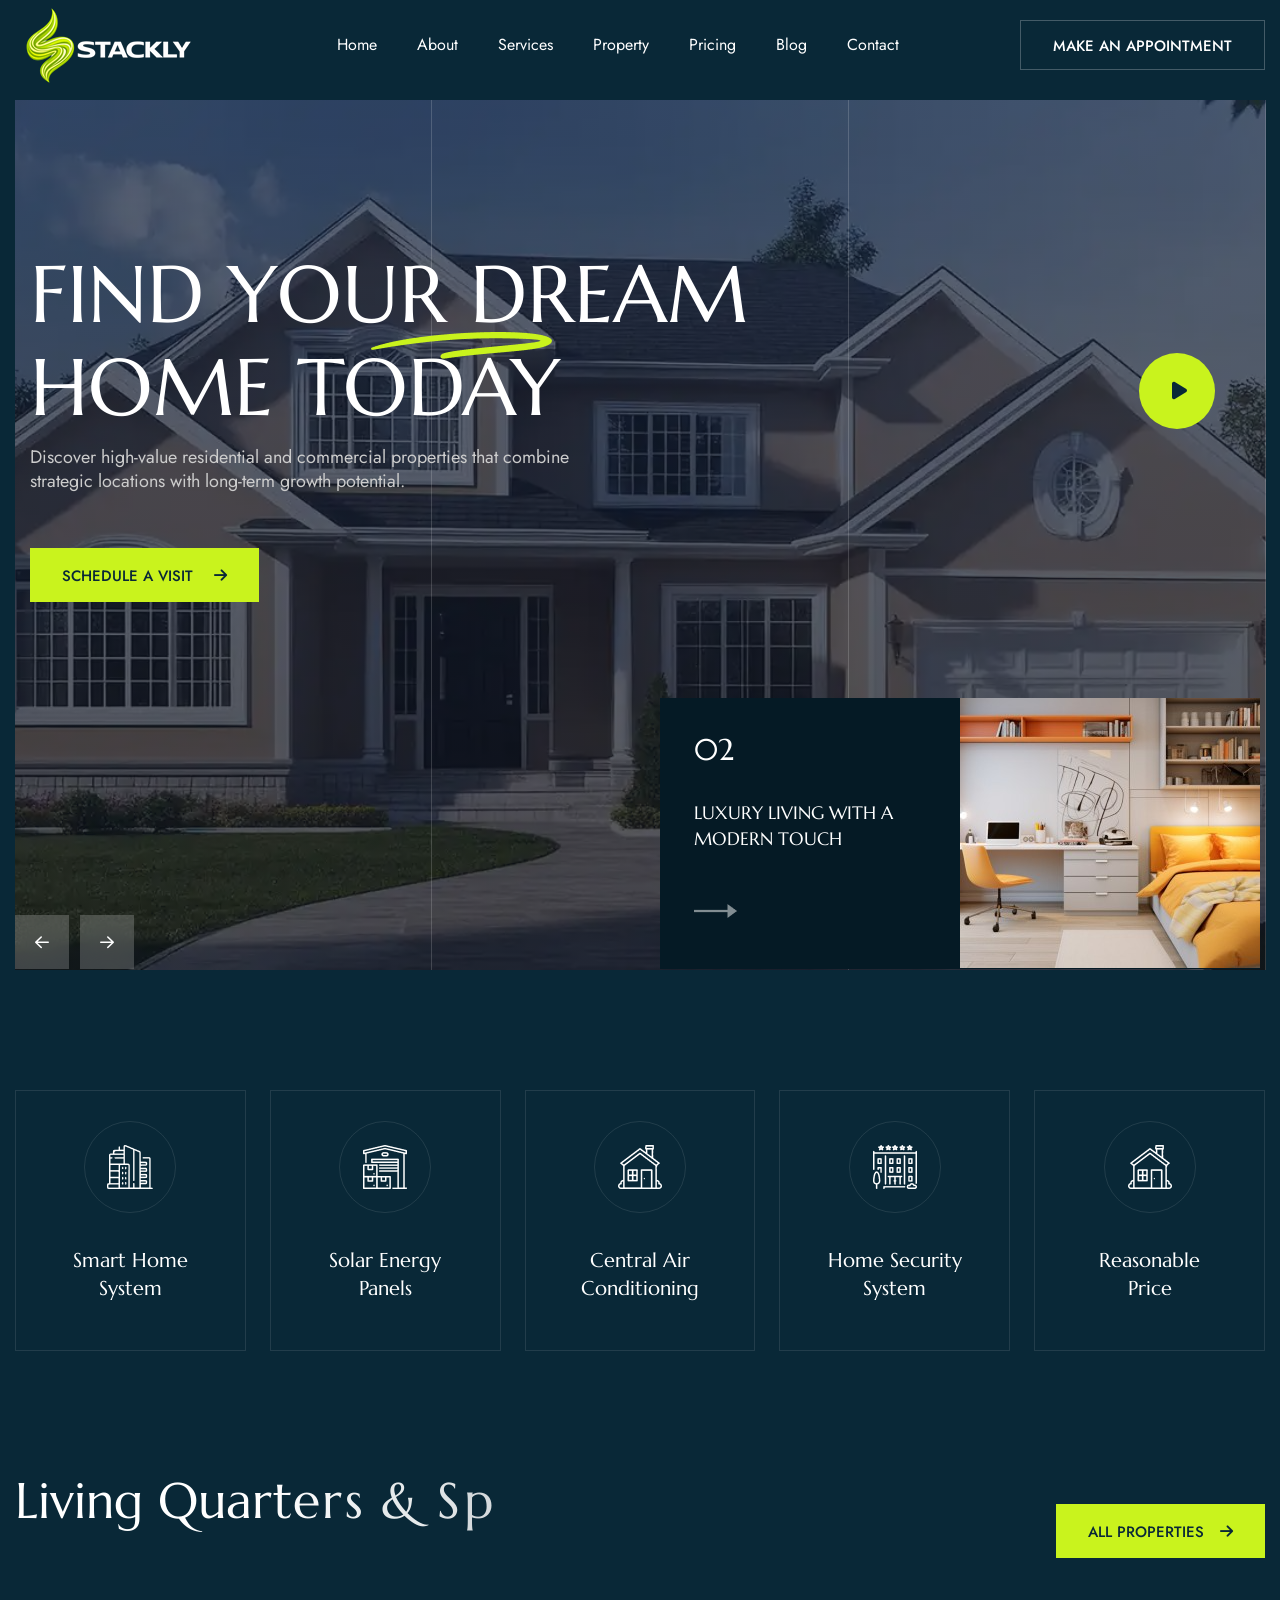
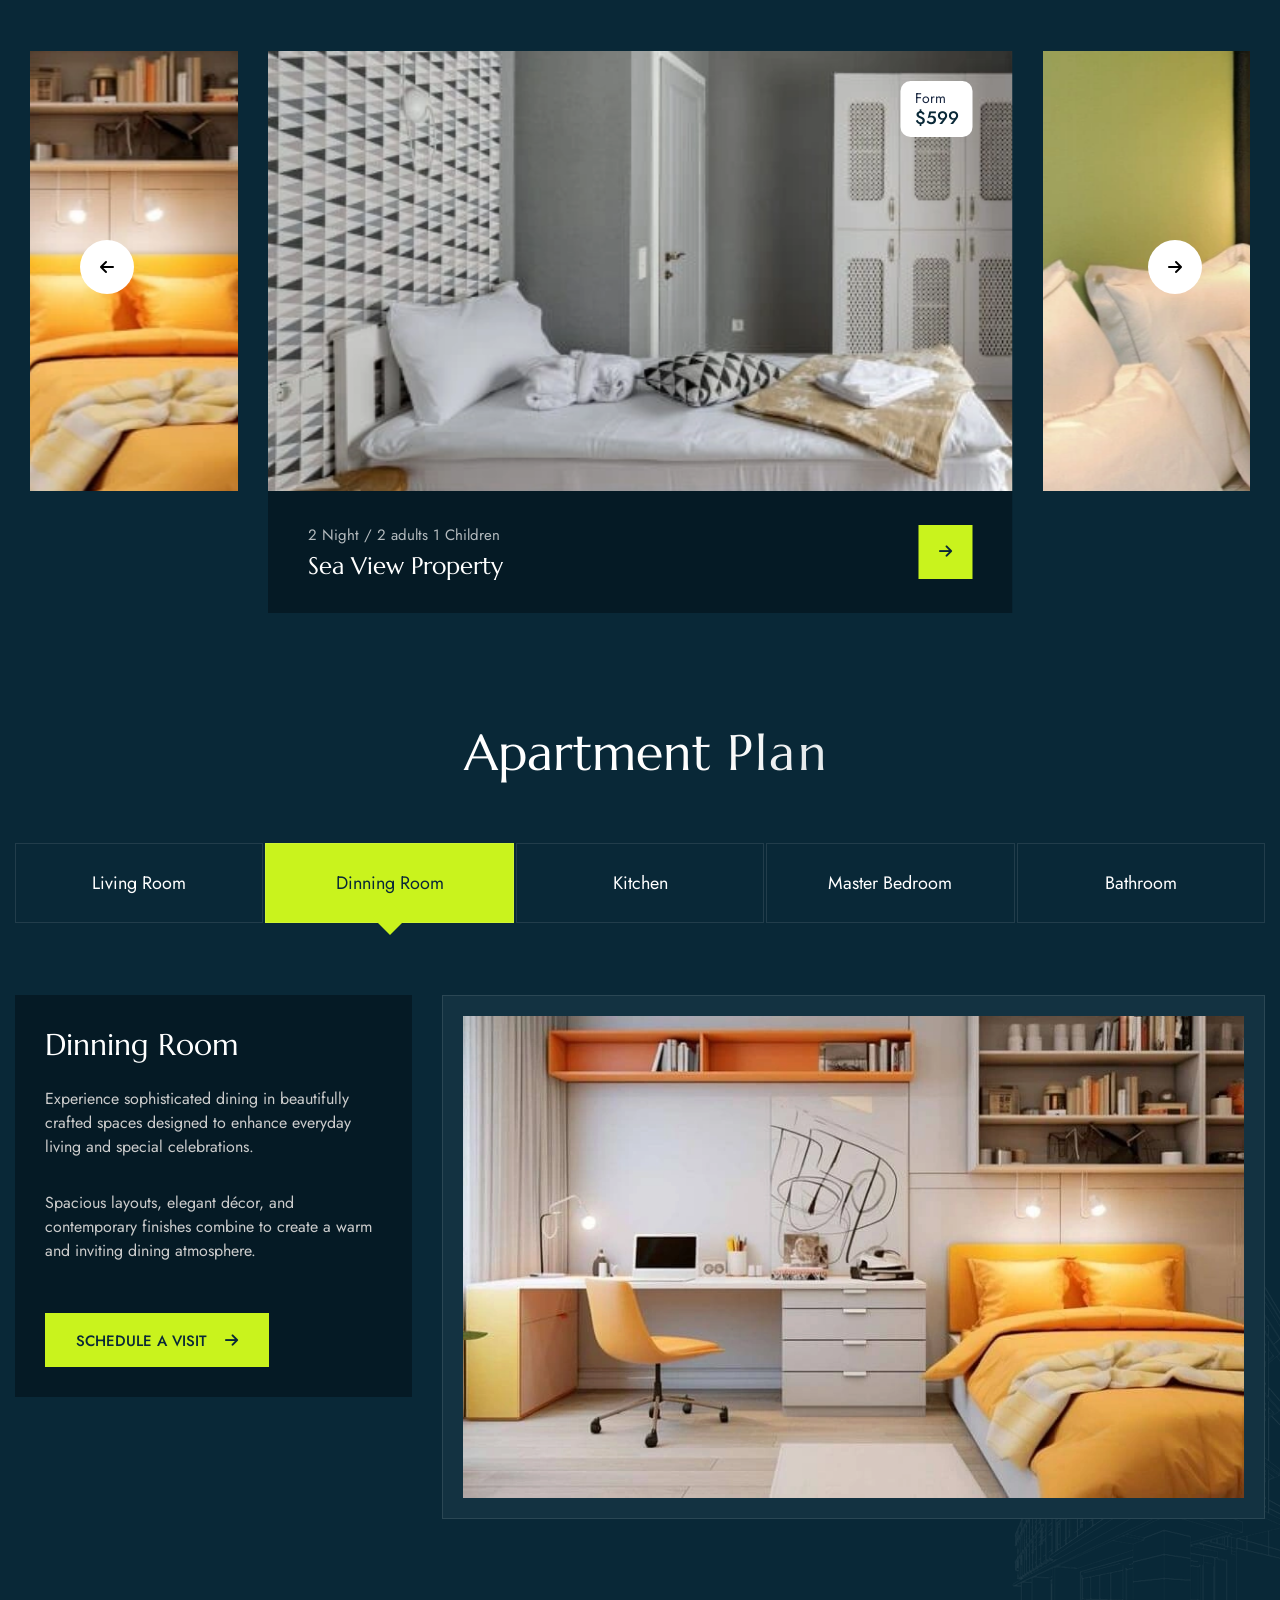
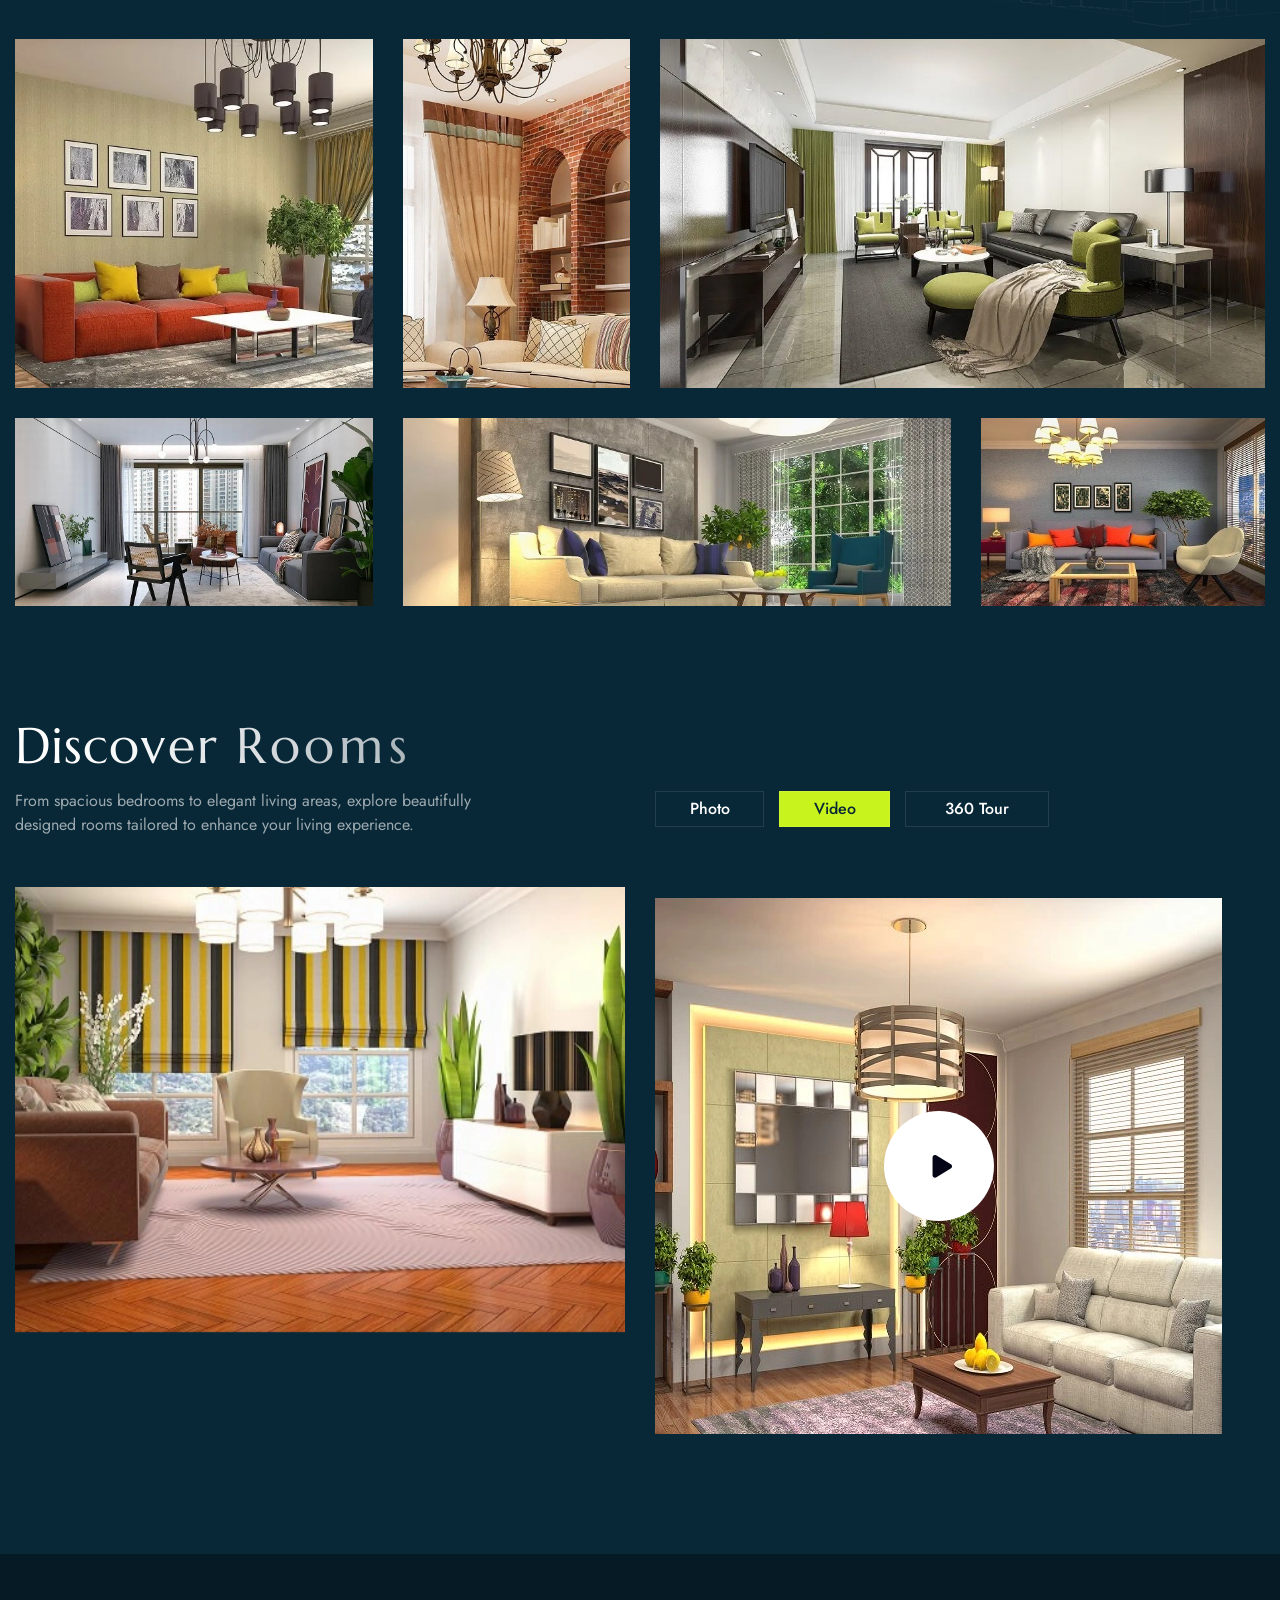
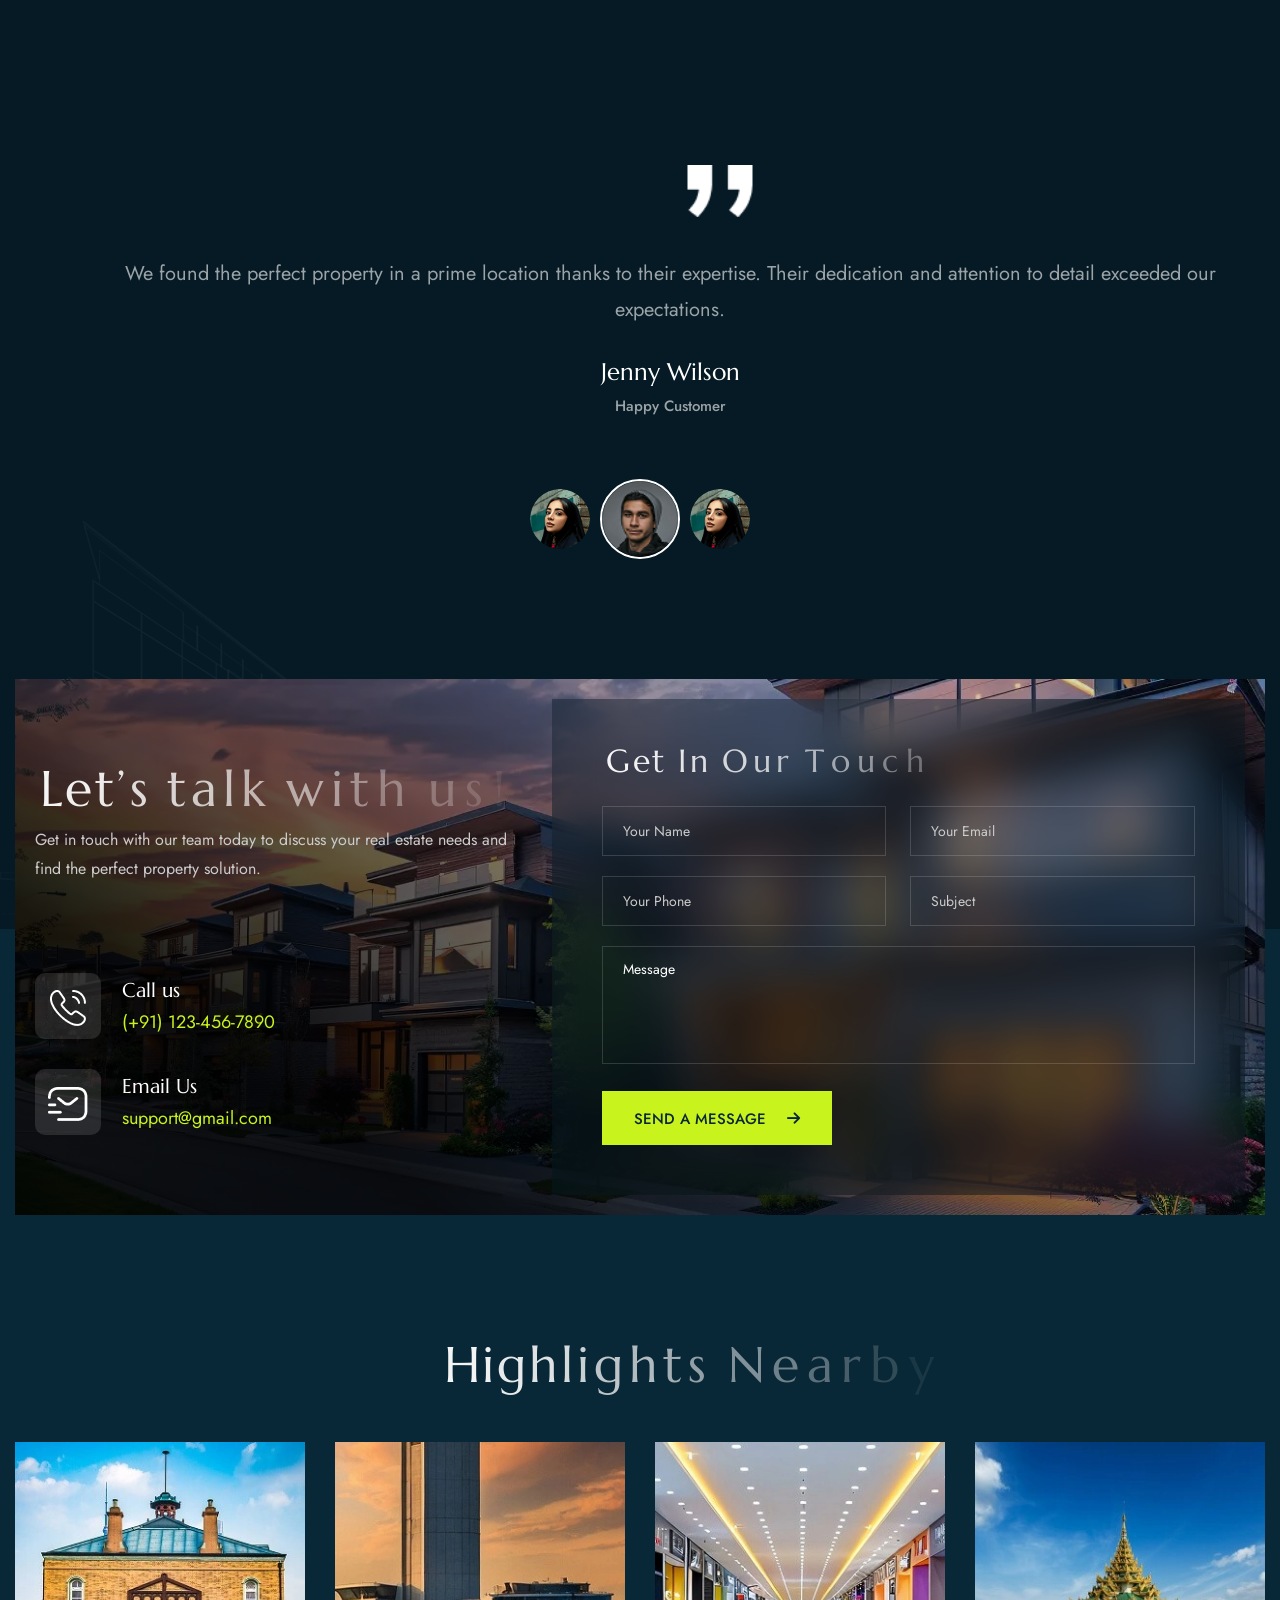
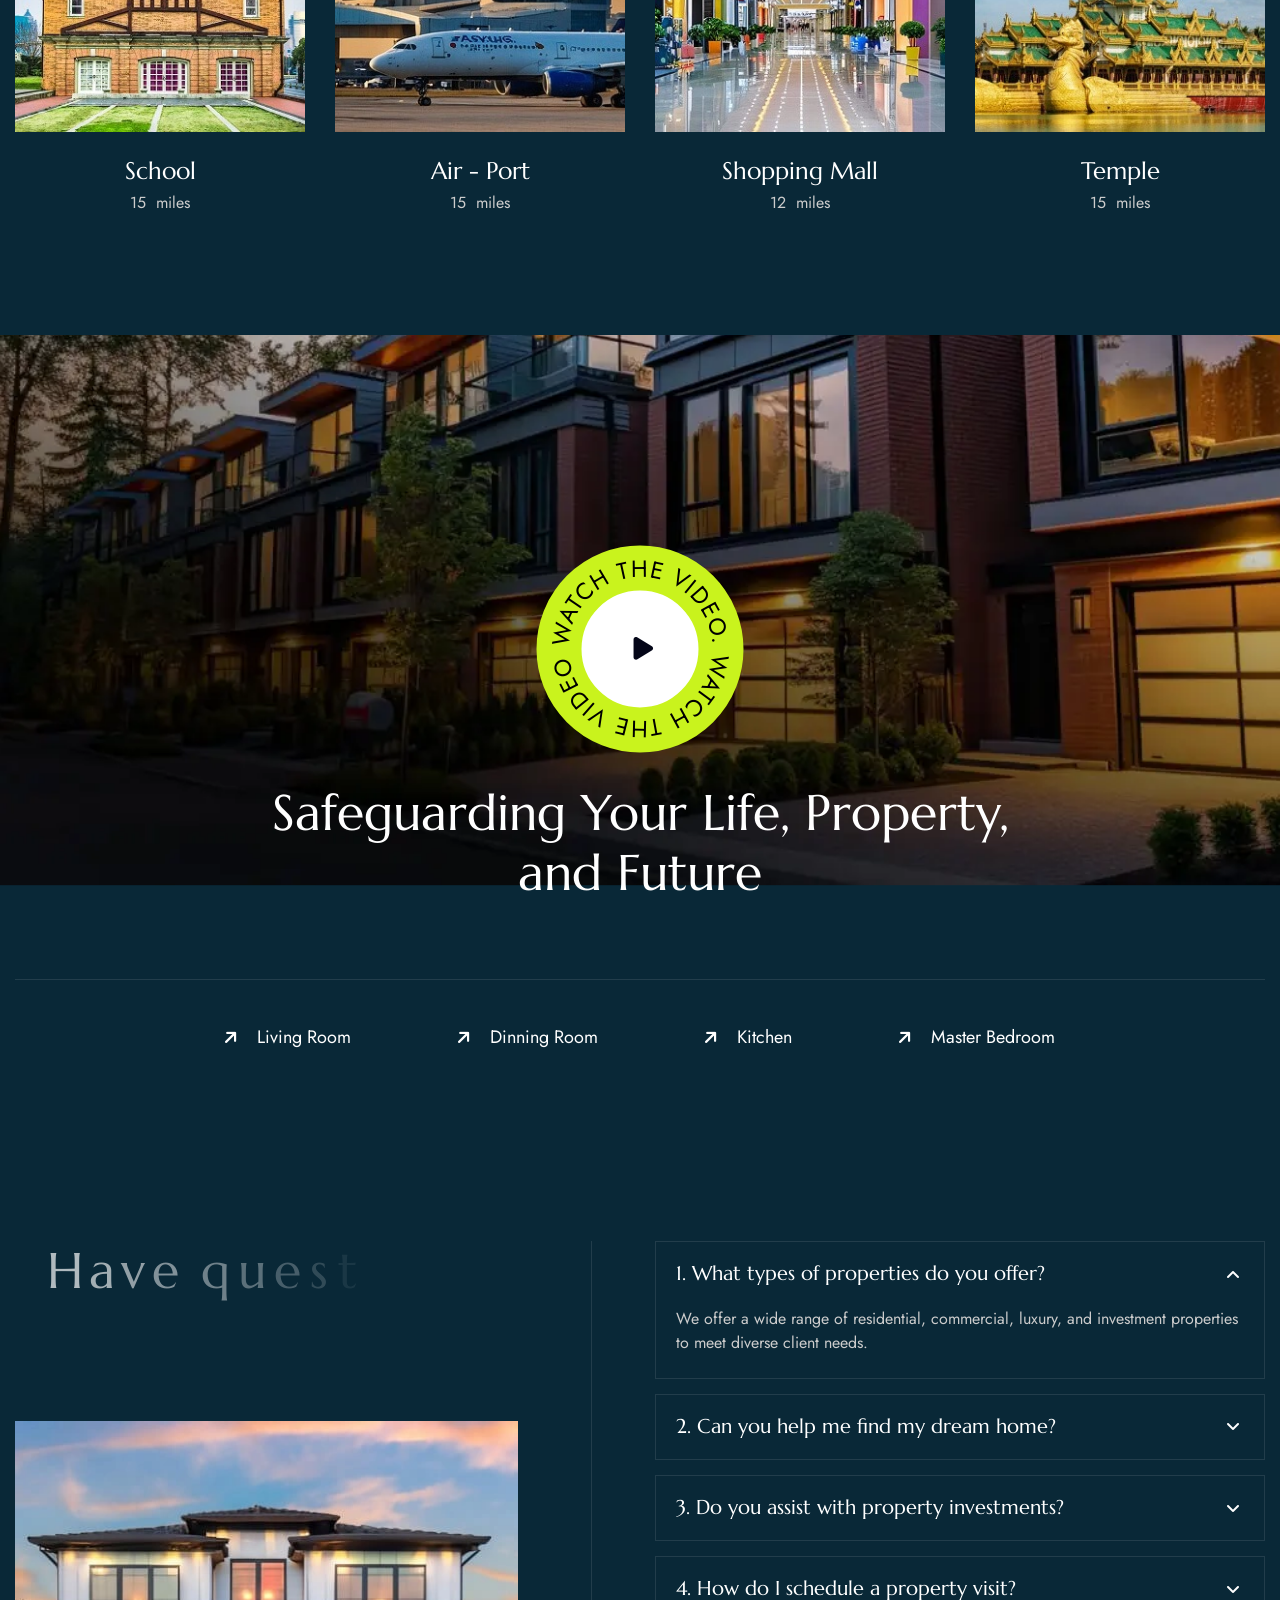
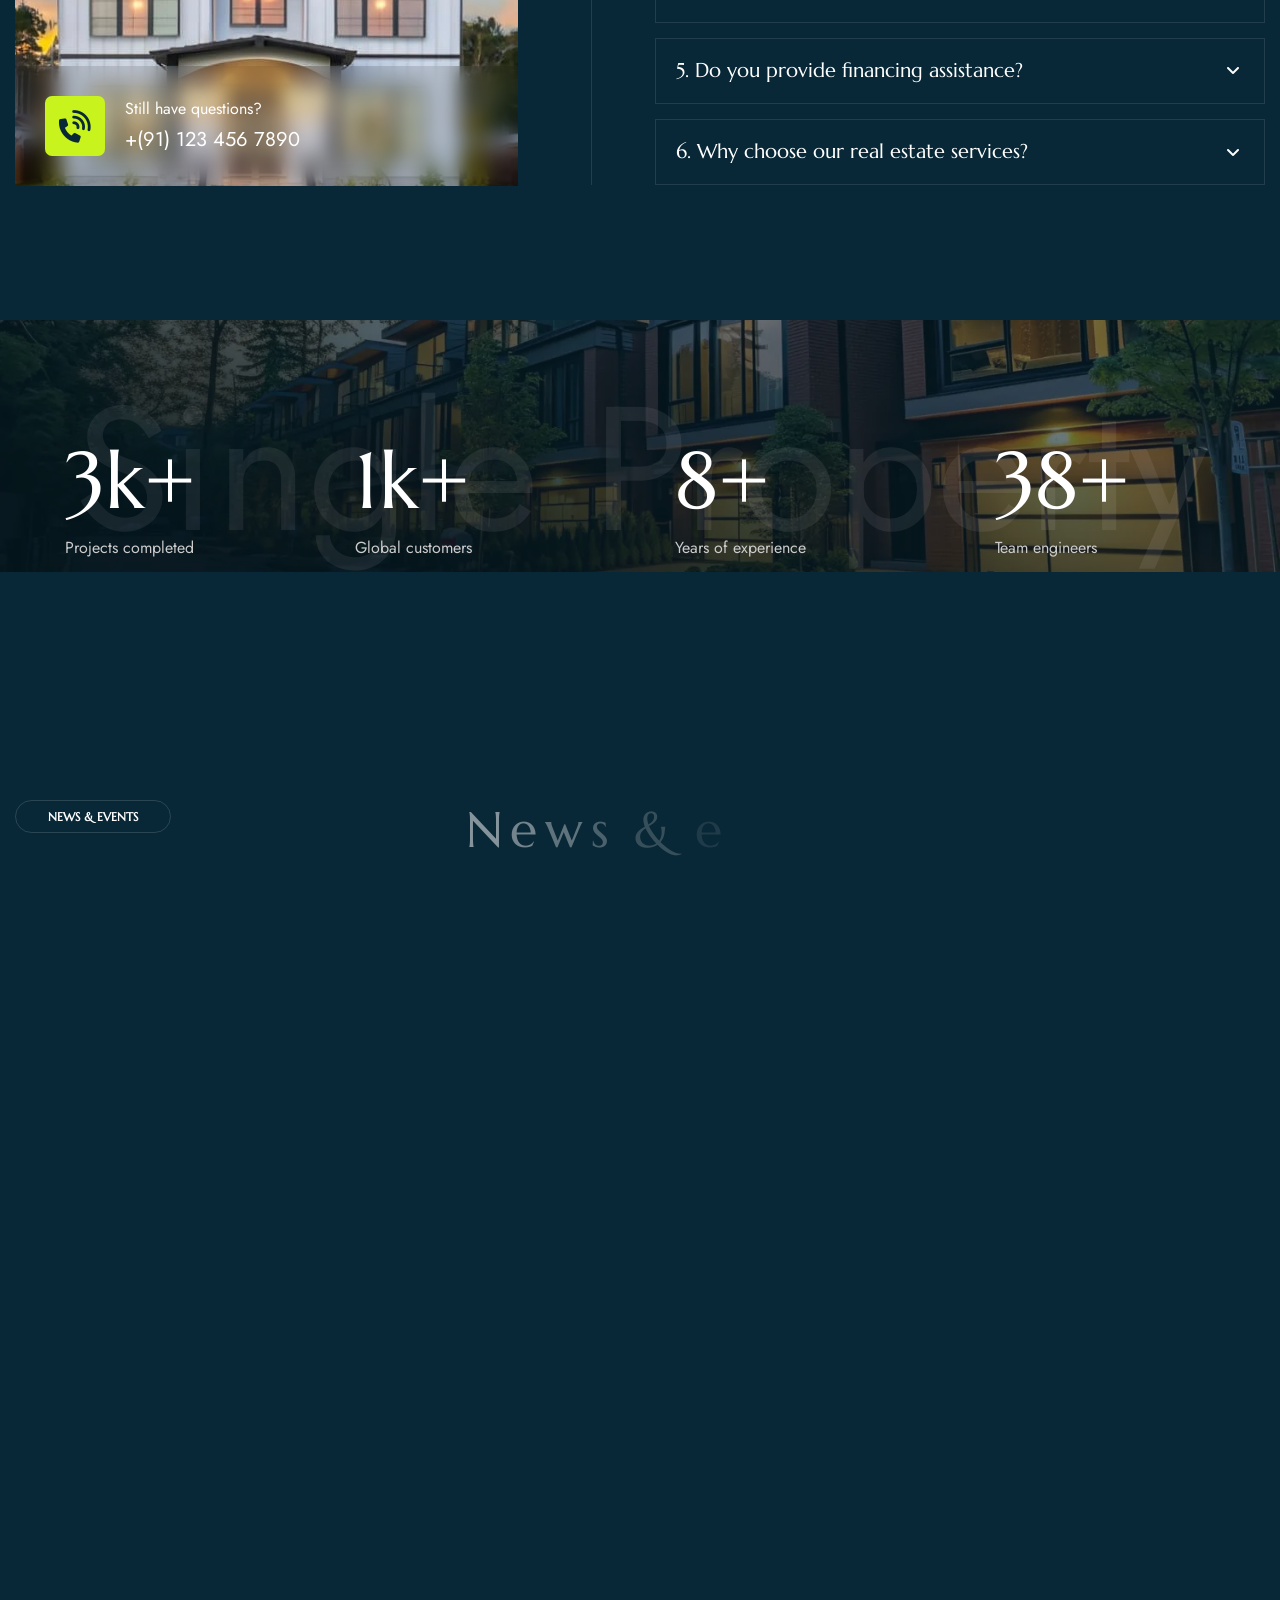
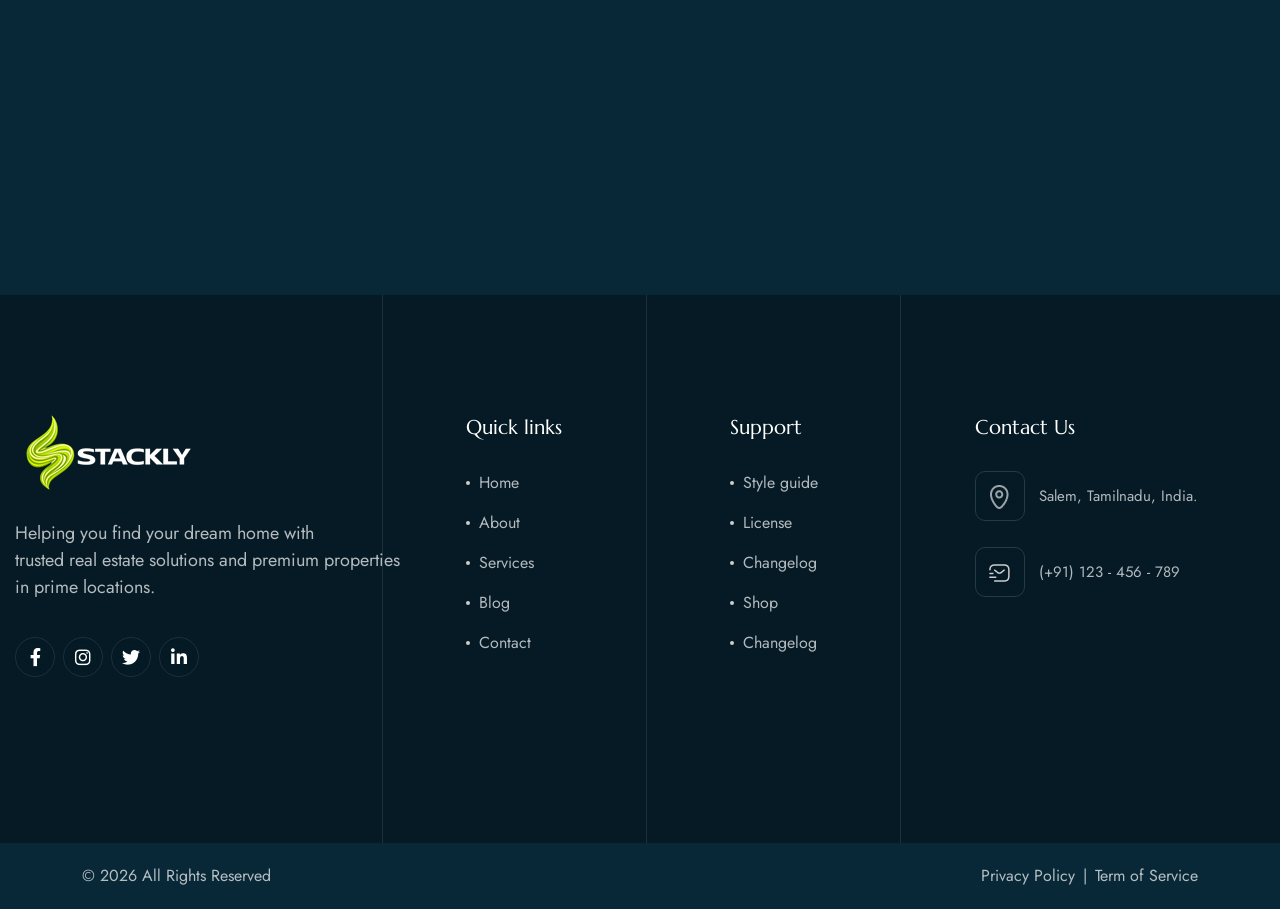
<file: index.html>
<!DOCTYPE html>
<html lang="en">
<head>
<meta charset="utf-8" />
<title>Stackly- Real Estate</title>
<!-- Stylesheets -->
<link href="css/bootstrap.min.css" rel="stylesheet" />
<link href="css/style.css" rel="stylesheet" />
<link href="css/style-home-1.css" rel="stylesheet" />
<meta http-equiv="X-UA-Compatible" content="IE=edge" />
<meta name="viewport" content="width=device-width, initial-scale=1.0" />

</head>

<body>
<div class="page-wrapper">

  <div class="preloader"></div>

  <!-- Back-to-top start -->
  <div class="back-to-top-wrapper">
    <button id="back_to_top" type="button" class="back-to-top-btn">
      <svg width="12" height="7" viewBox="0 0 12 7" fill="none" xmlns="../../../www.w3.org/2000/svg.html"><path d="M11 6L6 1L1 6" stroke="currentColor" stroke-width="1.5" stroke-linecap="round" stroke-linejoin="round" /></svg>
    </button>
  </div>
  <!-- Back-to-top start -->

  <!-- Main Header-->
  <header class="main-header header-style-one">
    <div class="auto-container">
      <div class="header-lower anim-fade-move" data-delay="0.25">
        <div class="inner-container">
          <!-- Main box -->
          <div class="main-box">
            <div class="logo-box">
              <div class="logo"><a href="index.html"><img src="images/logo-new.webp" alt="Logo" /></a></div>
            </div>

            <!--Nav Box-->
            <div class="nav-outer">
              <nav class="nav main-menu">
                <ul class="navigation">
               <li><a href="index.html">Home</a></li>
                <li><a href="page-about.html">About</a></li>
                <li><a href="page-services.html">Services</a></li>
                <li><a href="property-grid.html">Property</a></li>
                <li><a href="page-pricing.html">Pricing</a></li>
                <li><a href="news-grid.html">Blog</a></li>
                <li><a href="page-contact.html">Contact</a></li>
                </ul>
              </nav>
            </div>
            <div class="right-box">
              <!-- Phone Box -->
              <a class="theme-btn btn-style-two" href="login.html">
                <span class="btn-title">Make an appointment </span>
              </a>
            </div>
            <!--Mobile Navigation Toggler-->
            <div class="mobile-nav-toggler"><span class="icon lnr-icon-bars"></span></div>
          </div>
        </div>
      </div>
    </div>

    <!-- Mobile Menu  -->
    <div class="mobile-menu">
      <div class="menu-backdrop"></div>
      <!--Here Menu Will Come Automatically Via Javascript / Same Menu as in Header-->
      <nav class="menu-box">
        <div class="upper-box">
          <div class="nav-logo">
            <a href="index.html"><img src="images/logo-new.webp" alt="" /></a>
          </div>
          <div class="close-btn"><i class="icon fa fa-times"></i></div>
        </div>
        <ul class="navigation clearfix">
          <!--Keep This Empty / Menu will come through Javascript-->
        </ul>
        <ul class="contact-list-one">
            <li class="appointment-btn-wrap">
        <a href="login.html" class="theme-btn btn-style-two mobile-appointment-btn">
            Make Appointment
        </a>
    </li>
        </ul>
        <ul class="social-links">
          <li><a href="404.html"><i class="icon fab fa-twitter"></i></a></li>
          <li><a href="404.html"><i class="icon fab fa-facebook-f"></i></a></li>
          <li><a href="404.html"><i class="icon fab fa-pinterest-p"></i></a></li>
          <li><a href="404.html"><i class="icon fab fa-vimeo-v"></i></a></li>
        </ul>
      </nav>
    </div>
    <!-- End Mobile Menu -->
  </header>
  <!--End Main Header -->

  <!-- service-section-two -->
  <section class="banner-section-h1 pt-0 pb-0">
    <div class="outer-container">
      <div class="outer-box" data-background="images/banner/banner-h1-1.webp">
        <div class="service-two-slider swiper-container">
          <div class="swiper-wrapper">
            <div class="swiper-slide">
              <!-- service-block -->
              <div class="banner-block-h1" data-bg="images/banner/banner-h1-1.webp">
                <div class="inner-box"></div>
              </div>
            </div>
            <div class="swiper-slide">
              <!-- service-block -->
              <div class="banner-block-h1" data-bg="images/banner/banner-h1-2.webp">
                <div class="inner-box"></div>
              </div>
            </div>
            <div class="swiper-slide">
              <!-- service-block -->
              <div class="banner-block-h1" data-bg="images/banner/banner-h1-1.webp">
                <div class="inner-box"></div>
              </div>
            </div>
            <div class="swiper-slide">
              <!-- service-block -->
              <div class="banner-block-h1" data-bg="images/banner/banner-h1-2.webp">
                <div class="inner-box"></div>
              </div>
            </div>
            <div class="swiper-slide">
              <!-- service-block -->
              <div class="banner-block-h1" data-bg="images/banner/banner-h1-1.webp">
                <div class="inner-box"></div>
              </div>
            </div>
          </div>
        </div>
      </div>
      <div class="inner-container">
        <div class="swiper-container banner-h1-slider-content pb-0">
          <div class="swiper-wrapper">
            <div class="banner-slide-h1 swiper-slide">
              <div class="outer-box-two">
                <div class="banner-content">
                  <div class="inner-content">
                    <div class="h1 title wow fadeInUp" data-wow-delay="200ms">Discover Your <img src="images/icons/banner-title.webp" alt="">Dream Home</div>
                    <div class="text wow fadeInUp" data-wow-delay="400ms"> Explore premium residential properties in prime locations, designed to offer comfort, elegance, and a modern lifestyle.</div>
                    <a class="theme-btn btn-style-one wow fadeInUp" data-wow-delay="600ms" href="404.html">
                      <span class="btn-title">Schedule a visit </span>
                      <span class="btn-arrow-right"><i class="fa-solid fa-arrow-right"></i></span>
                    </a>
                  </div>
                  <div class="video-box wow fadeInUp" data-wow-delay="600ms">
                    <a class="play-now-one play-now" href="404.html">
                      <i class="fa-sharp fa-solid fa-play"></i>
                      <span class="ripple"></span>
                    </a>
                  </div>
                </div>
              </div>
              <div class="banner-info wow fadeInUp" data-wow-delay="800ms">
                <div class="content-box">
                  <div class="h3 number">01</div>
                  <div class="h6 title">Luxury Living with a Modern Touch</div>
                  <div class="icon"><img src="images/icons/banner-h1-1.webp" alt=""></div>
                </div>
                <div class="image"><img src="images/banner/banner-h1-3.webp" alt=""></div>
              </div>
            </div>
            <div class="banner-slide-h1 swiper-slide">
              <div class="outer-box-two">
                <div class="banner-content">
                  <div class="inner-content">
                    <div class="h1 title wow fadeInUp" data-wow-delay="200ms">Find Your Dream<img src="images/icons/banner-title.webp" alt=""> Home Today</div>
                    <div class="text wow fadeInUp" data-wow-delay="400ms">Discover high-value residential and commercial properties that combine strategic locations with long-term growth potential.</div>
                    <a class="theme-btn btn-style-one wow fadeInUp" data-wow-delay="600ms" href="404.html">
                      <span class="btn-title">Schedule a visit </span>
                      <span class="btn-arrow-right"><i class="fa-solid fa-arrow-right"></i></span>
                    </a>
                  </div>
                  <div class="video-box wow fadeInUp" data-wow-delay="600ms">
                    <a class="play-now-one play-now" href="404.html">
                      <i class="fa-sharp fa-solid fa-play"></i>
                      <span class="ripple"></span>
                    </a>
                  </div>
                </div>
              </div>
              <div class="banner-info wow fadeInUp" data-wow-delay="800ms">
                <div class="content-box">
                  <div class="h3 number">02</div>
                  <div class="h6 title">Luxury Living with a Modern Touch</div>
                  <div class="icon"><img src="images/icons/banner-h1-1.webp" alt=""></div>
                </div>
                <div class="image"><img src="images/banner/banner-h1-4.webp" alt=""></div>
              </div>
            </div>
            <div class="banner-slide-h1 swiper-slide">
              <div class="outer-box-two">
                <div class="banner-content">
                  <div class="inner-content">
                    <div class="h1 title wow fadeInUp" data-wow-delay="200ms">Luxury Living <img src="images/icons/banner-title.webp" alt="">with a Modern Touch</div>
                    <div class="text wow fadeInUp" data-wow-delay="400ms">Find exclusive properties with world-class amenities, spacious interiors, and exceptional investment opportunities.</div>
                    <a class="theme-btn btn-style-one wow fadeInUp" data-wow-delay="600ms" href="404.html">
                      <span class="btn-title">Schedule a visit </span>
                      <span class="btn-arrow-right"><i class="fa-solid fa-arrow-right"></i></span>
                    </a>
                  </div>
                  <div class="video-box wow fadeInUp" data-wow-delay="600ms">
                    <a class="play-now-one play-now" href="404.html">
                      <i class="fa-sharp fa-solid fa-play"></i>
                      <span class="ripple"></span>
                    </a>
                  </div>
                </div>
              </div>
              <div class="banner-info wow fadeInUp" data-wow-delay="800ms">
                <div class="content-box">
                  <div class="h3 number">03</div>
                  <div class="h6 title">Luxury Living with a Modern Touch</div>
                   <div class="icon"><img src="images/icons/banner-h1-1.webp" alt=""></div>
                </div>
                <div class="image"><img src="images/banner/banner-h1-3.webp" alt=""></div>
              </div>
            </div>
          </div>
          <div class="banner-h1-button-next"><i class="fa-regular fa-arrow-right"></i></div>
          <div class="banner-h1-button-prev"><i class="fa-regular fa-arrow-left"></i></div>
        </div>
      </div>
    </div>
  </section>
  <!-- End service-section -->

  <!-- Service Section -->
  <section class="services-section">
    <div class="auto-container">
      <div class="outer-box">
        <div class="row row-cols-lg-5 row-cols-md-3 row-cols-sm-2 row-cols-1">

          <!-- Service Block -->
          <div class="column col wow fadeInUp" data-wow-delay="00ms">
            <div class="service-block">
              <div class="inner">
                <div class="icon"><img src="images/icons/theme-icon1.webp" alt=""></div>
                <div class="h5 title"><a href="page-service-details.html">Smart Home <br>System</a></div>
              </div>
            </div>
          </div>

          <!-- Service Block -->
          <div class="column col wow fadeInUp" data-wow-delay="100ms">
            <div class="service-block">
              <div class="inner">
                <div class="icon"><img src="images/icons/theme-icon2.webp" alt=""></div>
                <div class="h5 title"><a href="page-service-details.html">Solar Energy <br>Panels</a></div>
              </div>
            </div>
          </div>

          <!-- Service Block -->
          <div class="column col wow fadeInUp" data-wow-delay="200ms">
            <div class="service-block">
              <div class="inner">
                <div class="icon"><img src="images/icons/theme-icon3.webp" alt=""></div>
                <div class="h5 title"><a href="page-service-details.html">Central Air <br>Conditioning</a></div>
              </div>
            </div>
          </div>

          <!-- Service Block -->
          <div class="column col wow fadeInUp" data-wow-delay="300ms">
            <div class="service-block">
              <div class="inner">
                <div class="icon"><img src="images/icons/theme-icon4.webp" alt=""></div>
                <div class="h5 title"><a href="page-service-details.html">Home Security <br>System</a></div>
              </div>
            </div>
          </div>

          <!-- Service Block -->
          <div class="column col wow fadeInUp" data-wow-delay="400ms">
            <div class="service-block">
              <div class="inner">
                <div class="icon"><img src="images/icons/theme-icon5.webp" alt=""></div>
                <div class="h5 title"><a href="page-service-details.html">Reasonable <br>Price</a></div>
              </div>
            </div>
          </div>
        </div>
      </div>
    </div>
  </section>
  <!-- End Service Section -->

  <!-- Properties Section -->
  <section class="properties-section-h1 pt-0">
    <div class="auto-container">
      <div class="row">
        <div class="sec-title wow fadeInRight">
          <div class="h2 title char-animation">Living Quarters & Splendid Suite Sanctuaries.</div>
          <a class="theme-btn btn-style-one" href="404.html">
            <span class="btn-title">All properties </span>
            <span class="btn-arrow-right"><i class="fa-solid fa-arrow-right"></i></span>
          </a>
        </div>
      </div>
    </div>
    <div class="outer-box">
      <div class="inner-box">
        <div class="swiper properties-h1_swiper wow fadeInUp pb-0" data-wow-delay="150ms">
          <div class="swiper-wrapper">
            <!-- Project Block -->
            <div class="properties-block swiper-slide">
              <div class="inner-block">
                <div class="image">
                  <img src="images/resource/properties1-1.webp" alt="">
                  <div class="price-info">Form<span>$599</span></div>
                </div>
                <div class="content">
                  <div class="info-box">
                    <div class="info">2 Night / 2 adults 1 Children</div>
                    <div class="h4 title"><a href="404.html">Sea View Property</a></div>
                  </div>
                  <a class="theme-btn btn-style-one" href="404.html">
                    <span class="btn-arrow-right"><i class="fa-solid fa-arrow-right"></i></span>
                  </a>
                </div>
              </div>
            </div>
            <!-- Project Block -->
            <div class="properties-block swiper-slide">
              <div class="inner-block">
                <div class="image">
                  <img src="images/resource/properties1-2.webp" alt="">
                  <div class="price-info">Form<span>$599</span></div>
                </div>
                <div class="content">
                  <div class="info-box">
                    <div class="info">2 Night / 2 adults 1 Children</div>
                    <div class="h4 title"><a href="404.html">Sea View Property</a></div>
                  </div>
                  <a class="theme-btn btn-style-one" href="404.html">
                    <span class="btn-arrow-right"><i class="fa-solid fa-arrow-right"></i></span>
                  </a>
                </div>
              </div>
            </div>
            <!-- Project Block -->
            <div class="properties-block swiper-slide">
              <div class="inner-block">
                <div class="image">
                  <img src="images/resource/properties1-3.webp" alt="">
                  <div class="price-info">Form<span>$599</span></div>
                </div>
                <div class="content">
                  <div class="info-box">
                    <div class="info">2 Night / 2 adults 1 Children</div>
                    <div class="h4 title"><a href="404.html">Sea View Property</a></div>
                  </div>
                  <a class="theme-btn btn-style-one" href="404.html">
                    <span class="btn-arrow-right"><i class="fa-solid fa-arrow-right"></i></span>
                  </a>
                </div>
              </div>
            </div>

            <!-- Project Block -->
            <div class="properties-block swiper-slide">
              <div class="inner-block">
                <div class="image">
                  <img src="images/resource/properties1-1.webp" alt="">
                  <div class="price-info">Form<span>$599</span></div>
                </div>
                <div class="content">
                  <div class="info-box">
                    <div class="info">2 Night / 2 adults 1 Children</div>
                    <div class="h4 title"><a href="404.html">Sea View Property</a></div>
                  </div>
                  <a class="theme-btn btn-style-one" href="404.html">
                    <span class="btn-arrow-right"><i class="fa-solid fa-arrow-right"></i></span>
                  </a>
                </div>
              </div>
            </div>
            <!-- Project Block -->
            <div class="properties-block swiper-slide">
              <div class="inner-block">
                <div class="image">
                  <img src="images/resource/properties1-2.webp" alt="">
                  <div class="price-info">Form<span>$599</span></div>
                </div>
                <div class="content">
                  <div class="info-box">
                    <div class="info">2 Night / 2 adults 1 Children</div>
                    <div class="h4 title"><a href="404.html">Sea View Property</a></div>
                  </div>
                  <a class="theme-btn btn-style-one" href="404.html">
                    <span class="btn-arrow-right"><i class="fa-solid fa-arrow-right"></i></span>
                  </a>
                </div>
              </div>
            </div>
            <!-- Project Block -->
            <div class="properties-block swiper-slide">
              <div class="inner-block">
                <div class="image">
                  <img src="images/resource/properties1-3.webp" alt="">
                  <div class="price-info">Form<span>$599</span></div>
                </div>
                <div class="content">
                  <div class="info-box">
                    <div class="info">2 Night / 2 adults 1 Children</div>
                    <div class="h4 title"><a href="404.html">Sea View Property</a></div>
                  </div>
                  <a class="theme-btn btn-style-one" href="404.html">
                    <span class="btn-arrow-right"><i class="fa-solid fa-arrow-right"></i></span>
                  </a>
                </div>
              </div>
            </div>
          </div>
        </div>
        <!-- Nav Box -->
        <div class="nav-box">
          <div class="four-item_button-prev"><span class="icon fa-solid fa-arrow-left"></span></div>
          <div class="four-item_button-next"><span class="icon fa-solid fa-arrow-right"></span></div>
        </div>
      </div>
    </div>
  </section>
  <!-- End Projects Section -->

  <!-- start room section h1 -->
  <section class="room-section-h1">
    <div class="anim-icon bounce-y"><img src="images/icons/shape-h1-1.webp" alt=""></div>
    <div class="sec-title text-center wow fadeInRight">
      <div class="h2 title char-animation">Apartment Plan</div>
    </div>
    <div class="auto-container">
      <div class="row">
        <div class="default-tabs tabs-box">
          <!-- Tab Btns -->
          <div class="tab-btns tab-buttons wow fadeInRight">
            <div class="row gx-0">
              <button data-tab="#prod-living" class="tab-btn col-sm">Living Room</button>
              <button data-tab="#prod-dinning" class="tab-btn col-sm active-btn">Dinning Room</button>
              <button data-tab="#prod-kitchen" class="tab-btn col-sm">Kitchen</button>
              <button data-tab="#prod-bedroom" class="tab-btn col-sm">Master Bedroom</button>
              <button data-tab="#prod-bathroom" class="tab-btn col-sm">Bathroom</button>
            </div>
          </div>

          <!-- Tabs Container -->
          <div class="tabs-content">

            <!-- Tab -->
            <div class="tab" id="prod-living">
              <div class="tab-inner-content">
                <div class="row">
                  <div class="content-column col-xl-4 col-lg-6">
                    <div class="inner-column">
                      <div class="h4 title">Living Room</div>
                      <div class="text-1">Discover premium properties in sought-after locations, offering modern amenities, elegant designs, and exceptional value.</div>
                      <div class="text-2">Whether you're buying your dream home or making an investment, we help you find the perfect property with confidence.</div>
                      <a class="theme-btn btn-style-one" href="404.html">
                        <span class="btn-title">Schedule a visit </span>
                        <span class="btn-arrow-right"><i class="fa-solid fa-arrow-right"></i></span>
                      </a>
                    </div>
                  </div>
                  <div class="image-column col-xl-8 col-lg-6">
                    <div class="inner-column">
                      <div class="image">
                        <img src="images/resource/ap-1.webp" alt="">
                        <img src="images/resource/ap-1.webp" alt="">
                      </div>
                    </div>
                  </div>
                </div>
              </div>
            </div>

            <!-- Tab -->
            <div class="tab active-tab" id="prod-dinning">
              <div class="tab-inner-content">
                <div class="row">
                  <div class="content-column col-xl-4 col-lg-6">
                    <div class="inner-column">
                      <div class="h4 title">Dinning Room</div>
                      <div class="text-1"> Experience sophisticated dining in beautifully crafted spaces designed to enhance everyday living and special celebrations.</div>
                      <div class="text-2">Spacious layouts, elegant décor, and contemporary finishes combine to create a warm and inviting dining atmosphere.</div>
                      <a class="theme-btn btn-style-one" href="404.html">
                        <span class="btn-title">Schedule a visit </span>
                        <span class="btn-arrow-right"><i class="fa-solid fa-arrow-right"></i></span>
                      </a>
                    </div>
                  </div>
                  <div class="image-column col-xl-8 col-lg-6">
                    <div class="inner-column">
                      <div class="image">
                        <img src="images/resource/ap-2.webp" alt="">
                        <img src="images/resource/ap-2.webp" alt="">
                      </div>
                    </div>
                  </div>
                </div>
              </div>
            </div>

            <!-- Tab -->
            <div class="tab" id="prod-kitchen">
              <div class="tab-inner-content">
                <div class="row">
                  <div class="content-column col-xl-4 col-lg-6">
                    <div class="inner-column">
                      <div class="h4 title">Kitchen</div>
                      <div class="text-1">Experience a modern kitchen designed with premium finishes, smart storage solutions, and high-quality appliances for everyday convenience.</div>
                      <div class="text-2">Spacious layouts and elegant interiors create the perfect environment for cooking, dining, and spending quality time with family.</div>
                      <a class="theme-btn btn-style-one" href="404.html">
                        <span class="btn-title">Schedule a visit </span>
                        <span class="btn-arrow-right"><i class="fa-solid fa-arrow-right"></i></span>
                      </a>
                    </div>
                  </div>
                  <div class="image-column col-xl-8 col-lg-6">
                    <div class="inner-column">
                      <div class="image">
                        <img src="images/resource/ap-3.webp" alt="">
                        <img src="images/resource/ap-3.webp" alt="">
                      </div>
                    </div>
                  </div>
                </div>
              </div>
            </div>

            <!-- Tab -->
            <div class="tab" id="prod-bedroom">
              <div class="tab-inner-content">
                <div class="row">
                  <div class="content-column col-xl-4 col-lg-6">
                    <div class="inner-column">
                      <div class="h4 title">Master Bedroom</div>
                      <div class="text-1"> Relax in a spacious master bedroom designed for comfort, privacy, and elegance, featuring modern interiors and premium finishes.</div>
                      <div class="text-2"> Enjoy a peaceful retreat with ample natural light, stylish décor, and thoughtfully planned spaces that enhance your everyday living experience.</div>
                      <a class="theme-btn btn-style-one" href="404.html">
                        <span class="btn-title">Schedule a visit </span>
                        <span class="btn-arrow-right"><i class="fa-solid fa-arrow-right"></i></span>
                      </a>
                    </div>
                  </div>
                  <div class="image-column col-xl-8 col-lg-6">
                    <div class="inner-column">
                      <div class="image">
                        <img src="images/resource/ap-4.webp" alt="">
                        <img src="images/resource/ap-4.webp" alt="">
                      </div>
                    </div>
                  </div>
                </div>
              </div>
            </div>

            <!-- Tab -->
            <div class="tab" id="prod-bathroom">
              <div class="tab-inner-content">
                <div class="row">
                  <div class="content-column col-xl-4 col-lg-6">
                    <div class="inner-column">
                      <div class="h4 title">Bathroom</div>
                      <div class="text-1">Enjoy a modern bathroom designed with premium fixtures, elegant finishes, and spacious layouts for maximum comfort and convenience.</div>
                      <div class="text-2">Featuring contemporary design, quality materials, and a relaxing atmosphere, our bathrooms provide the perfect space to refresh and unwind.</div>
                      <a class="theme-btn btn-style-one" href="404.html">
                        <span class="btn-title">Schedule a visit </span>
                        <span class="btn-arrow-right"><i class="fa-solid fa-arrow-right"></i></span>
                      </a>
                    </div>
                  </div>
                  <div class="image-column col-xl-8 col-lg-6">
                    <div class="inner-column">
                      <div class="image">
                        <img src="images/resource/ap-5.webp" alt="">
                        <img src="images/resource/ap-5.webp" alt="">
                      </div>
                    </div>
                  </div>
                </div>
              </div>
            </div>

          </div>
        </div>
      </div>
    </div>
  </section>
  <!-- end room section h1 -->

  <!-- Start Gellary Section -->
  <section class="gellary-section-h1">
    <div class="outer-box">
      <div class="inner-box">
        <div class="image"><img src="images/resource/gallary-h1-1.webp" alt=""></a></div>
        <div class="image"><img src="images/resource/gallary-h1-2.webp" alt=""></a></div>
        <div class="image"><img src="images/resource/gallary-h1-3.webp" alt=""></a></div>
      </div>
      <div class="inner-box">
        <div class="image"><img src="images/resource/gallary-h1-4.webp" alt=""></a></div>
        <div class="image"><img src="images/resource/gallary-h1-5.webp" alt=""></a></div>
        <div class="image"><img src="images/resource/gallary-h1-6.webp" alt=""></a></div>
      </div>
    </div>
  </section>
  <!-- End Gellary Section -->

  <!-- Start room section h1 two -->
  <section class="room-section-h1-two">
    <div class="auto-container">
      <div class="row">
        <div class="image-column col-lg-6">
          <div class="inner-column">
            <div class="sec-title wow fadeInRight">
              <div class="h2 title char-animation">Discover Rooms</div>
              <div class="text"> From spacious bedrooms to elegant living areas, explore beautifully designed rooms tailored to enhance your living experience.</div>
            </div>
            <div class="bxslider">
              <div class="slider-content img-reveal">
                <figure class="image-box"><img src="images/resource/room-h1-2-1.webp" alt="GallerImg"></a></figure>
                <div class="slider-pager">
                  <ul class="thumb-box">
                    <li><a class="active" data-slide-index="0" href="#"><figure><img src="images/resource/room-h1-2-1.webp" alt="GallerImg"></figure></a></li>
                    <li><a data-slide-index="1" href="#"><figure><img src="images/resource/room-h1-2-2.webp" alt="GallerImg"></figure></a></li>
                    <li><a data-slide-index="2" href="#"><figure><img src="images/resource/room-h1-2-3.webp" alt="GallerImg"></figure></a></li>
                  </ul>
                </div>
              </div>
              <div class="slider-content img-reveal">
                <figure class="image-box"><img src="images/resource/room-h1-2-2.webp" alt="GallerImg"></a></figure>
                <div class="slider-pager">
                  <ul class="thumb-box">
                    <li> <a class="active" data-slide-index="0" href="#"><figure><img src="images/resource/room-h1-2-1.webp" alt="GallerImg"></figure></a> </li>
                    <li> <a data-slide-index="1" href="#"><figure><img src="images/resource/room-h1-2-2.webp" alt="GallerImg"></figure></a> </li>
                    <li> <a data-slide-index="2" href="#"><figure><img src="images/resource/room-h1-2-3.webp" alt="GallerImg"></figure></a> </li>
                  </ul>
                </div>
              </div>
              <div class="slider-content img-reveal">
                <figure class="image-box"><img src="images/resource/room-h1-2-3.webp" alt="GallerImg"></a></figure>
                <div class="slider-pager">
                  <ul class="thumb-box">
                    <li> <a class="active" data-slide-index="0" href="#"><figure><img src="images/resource/room-h1-2-1.webp" alt="GallerImg"></figure></a> </li>
                    <li> <a data-slide-index="1" href="#"><figure><img src="images/resource/room-h1-2-2.webp" alt="GallerImg"></figure></a> </li>
                    <li> <a data-slide-index="2" href="#"><figure><img src="images/resource/room-h1-2-3.webp" alt="GallerImg"></figure></a> </li>
                  </ul>
                </div>
              </div>
            </div>
          </div>
        </div>
        <div class="design-column col-lg-6">
          <div class="inner-column">
            <div class="default-tabs tabs-box">


            <!-- Tab Btns -->
            <div class="tab-btns tab-buttons wow fadeInRight">
              <button data-tab="#prod-photo" class="tab-btn">Photo</button>
              <button data-tab="#prod-video" class="tab-btn active-btn">Video</button>
              <button data-tab="#prod-tour" class="tab-btn">360 Tour</button>
            </div>

            <!-- Tabs Container -->
            <div class="tabs-content">

              <!-- Tab -->
              <div class="tab" id="prod-photo">
                <div class="tab-inner-content">
                  <div class="image"><img src="images/resource/room-h2-2.webp" alt=""></div>
                </div>
              </div>

              <!-- Tab -->
              <div class="tab active-tab" id="prod-video">
                <div class="tab-inner-content">
                  <div class="image">
                    <img src="images/resource/room-h2-1.webp" alt="">
                    <div class="video-box">
                      <a class="play-now-one play-now" href="404.html">
                        <i class="fa-sharp fa-solid fa-play"></i>
                        <span class="ripple"></span>
                      </a>
                    </div>
                  </div>
                </div>
              </div>

              <!-- Tab -->
              <div class="tab" id="prod-tour">
                <div class="tab-inner-content">
                  <div class="image"><img src="images/resource/room-h2-3.webp" alt=""></div>
                </div>
              </div>

            </div>
          </div>
          </div>
        </div>
      </div>
    </div>
  </section>
  <!-- End room section h1 two -->

  <!-- start testimonial section h1 -->
  <section class="testimonial-section-h1">
    <div class="anim-icon bounce-y"><img src="images/icons/contact-h1-1.webp" alt=""></div>
    <div class="auto-container">
      <div class="inner-container">
        <div class="sec-title img-reveal">
          <div class="h2 title char-animation">Customer Testimonials</div>
        </div>
        <div class="swiper-container testimonial-slider-content pb-0">
          <div class="swiper-wrapper">
            <div class="testimonial-block-h1 swiper-slide">
              <div class="inner-block img-reveal">
                <div class="icon"><img src="images/icons/testi-h1-1.webp" alt=""></div>
                <div class="text">Purchasing our dream home was a seamless experience. The team was professional, responsive, and guided us through every step of the process with confidence.</div>
                <div class="author-info">
                  <div class="h4 name"><a href="page-testimonial.html">Marvin McKinney</a></div>
                  <div class="designation">Happy Customer</div>
                </div>
              </div>
            </div>
            <div class="testimonial-block-h1 swiper-slide">
              <div class="inner-block img-reveal">
                <div class="icon"><img src="images/icons/testi-h1-1.webp" alt=""></div>
                <div class="text">We found the perfect property in a prime location thanks to their expertise. Their dedication and attention to detail exceeded our expectations.</div>
                <div class="author-info">
                  <div class="h4 name"><a href="page-testimonial.html">Jenny Wilson</a></div>
                  <div class="designation">Happy Customer</div>
                </div>
              </div>
            </div>
            <div class="testimonial-block-h1 swiper-slide">
              <div class="inner-block img-reveal">
                <div class="icon"><img src="images/icons/testi-h1-1.webp" alt=""></div>
                <div class="text">From the initial consultation to closing the deal, the entire process was smooth and transparent. I highly recommend their real estate services.</div>
                <div class="author-info">
                  <div class="h4 name"><a href="page-testimonial.html">Wisteria Ravenclaw</a></div>
                  <div class="designation">Happy Customer</div>
                </div>
              </div>
            </div>
            <div class="testimonial-block-h1 swiper-slide">
              <div class="inner-block img-reveal">
                <div class="icon"><img src="images/icons/testi-h1-1.webp" alt=""></div>
                <div class="text">Their team helped us find a luxury home that perfectly matched our lifestyle and budget. The service was exceptional from start to finish.</div>
                <div class="author-info">
                  <div class="h4 name"><a href="page-testimonial.html">Jenny Wilson</a></div>
                  <div class="designation">Happy Customer</div>
                </div>
              </div>
            </div>
            <div class="testimonial-block-h1 swiper-slide">
              <div class="inner-block img-reveal">
                <div class="icon"><img src="images/icons/testi-h1-1.webp" alt=""></div>
                <div class="text">The property recommendations were outstanding, and the entire buying experience was stress-free. We couldn't be happier with our new home.</div>
                <div class="author-info">
                  <div class="h4 name"><a href="page-testimonial.html">Wisteria Ravenclaw</a></div>
                  <div class="designation">Happy Customer</div>
                </div>
              </div>
            </div>
          </div>
        </div>
        <!-- Testimonial Thumb -->
        <div class="swiper-container testimonial-thumbs mx-auto wow fadeInRight">
          <div class="swiper-wrapper">
              <div class="swiper-slide"><img src="images/resource/testi-author-h1-1.webp" alt=""/></div>
              <div class="swiper-slide"><img src="images/resource/testi-author-h1-2.webp" alt=""/></div>
              <div class="swiper-slide"><img src="images/resource/testi-author-h1-3.webp" alt=""/></div>
              <div class="swiper-slide"><img src="images/resource/testi-author-h1-1.webp" alt=""/></div>
              <div class="swiper-slide"><img src="images/resource/testi-author-h1-2.webp" alt=""/></div>
          </div>
        </div>
      </div>
    </div>
  </section>
  <!-- end testimonial section h1 -->

  <!-- start contact section h1 -->
  <section class="contact-section-h1">
    <div class="auto-container">
      <div class="contact-block-h1">
        <div class="inner-block wow fadeInRight">
          <div class="bg-image bg"><img src="images/resource/contact1-bg1.webp" alt=""></div>
          <div class="row align-items-center justify-content-xl-between">
            <div class="contact-column col-xxl-4 col-xl-5 col-lg-5 col-md-5">
              <div class="inner-column">
                <div class="sec-title">
                  <div class="h2 title char-animation">Let’s talk with us!</div>
                  <div class="text">Get in touch with our team today to discuss your real estate needs and find the perfect property solution.</div>
                </div>
                <div class="info-box">
                  <div class="icon"><img src="images/icons/call-1.webp" alt=""></div>
                  <div class="content">
                    <div class="h5 title">Call us</div>
                    <a class="number">(+91) 123-456-7890</a>
                  </div>
                </div>
                <div class="info-box mb-0">
                  <div class="icon"><img src="images/icons/mail-1.webp" alt=""></div>
                  <div class="content">
                    <div class="h5 title">Email Us</div>
                    <a class="number"><span class="__cf_email__">support@gmail.com</span></a>
                  </div>
                </div>
              </div>
            </div>
            <div class="form-column col-xxl-5 offset-xxl-2 col-xl-7 col-lg-7 col-md-7">
              <div class="inner-column">
                <div class="h3 title char-animation">Get In Our Touch</div>
           <form id="contactForm">

    <div class="row g-20">

        <div class="col-lg-6">
            <div class="form-group">
                <input type="text" id="name" placeholder="Your Name">
                <small class="error"></small>
            </div>
        </div>

        <div class="col-lg-6">
            <div class="form-group">
                <input type="email" id="email" placeholder="Your Email">
                <small class="error"></small>
            </div>
        </div>

        <div class="col-lg-6">
            <div class="form-group">
                <input type="tel" id="phone" placeholder="Your Phone">
                <small class="error"></small>
            </div>
        </div>

        <div class="col-lg-6">
            <div class="form-group">
                <input type="text" id="subject" placeholder="Subject">
                <small class="error"></small>
            </div>
        </div>

        <div class="col-12">
            <div class="form-group">
                <textarea id="message" placeholder="Message"></textarea>
                <small class="error"></small>
            </div>
        </div>

    </div>

    <button type="submit" class="theme-btn btn-style-one">
        <span class="btn-title">Send A Message</span>
        <span class="btn-arrow-right">
            <i class="fa-solid fa-arrow-right"></i>
        </span>
    </button>

</form>
<script>
document.getElementById("contactForm").addEventListener("submit", function(e){

    e.preventDefault();

    let isValid = true;

    const name = document.getElementById("name");
    const email = document.getElementById("email");
    const phone = document.getElementById("phone");
    const subject = document.getElementById("subject");
    const message = document.getElementById("message");

    document.querySelectorAll(".error").forEach(el => el.innerHTML = "");
    document.querySelectorAll("input, textarea").forEach(el => {
        el.classList.remove("input-error");
    });

    if(name.value.trim() === ""){
        showError(name,"Please enter your name");
        isValid = false;
    }

    if(email.value.trim() === ""){
        showError(email,"Please enter your email");
        isValid = false;
    }
    else{
        const emailPattern = /^[^ ]+@[^ ]+\.[a-z]{2,3}$/;
        if(!emailPattern.test(email.value)){
            showError(email,"Please enter a valid email");
            isValid = false;
        }
    }

    if(phone.value.trim() === ""){
        showError(phone,"Please enter your phone number");
        isValid = false;
    }
    else if(phone.value.length < 10){
        showError(phone,"Phone number must be at least 10 digits");
        isValid = false;
    }

    if(subject.value.trim() === ""){
        showError(subject,"Please enter subject");
        isValid = false;
    }

    if(message.value.trim() === ""){
        showError(message,"Please enter your message");
        isValid = false;
    }

    if(isValid){
        window.location.href = "404.html";
    }

});

function showError(input,message){
    input.classList.add("input-error");
    input.parentElement.querySelector(".error").innerHTML = message;
}
</script>
              </div>
            </div>
          </div>
        </div>
      </div>
    </div>
  </section>
  <!-- end contact section h1 -->

  <!-- start services section h1 -->
  <section class="feature-section-h1">
    <div class="sec-title text-center">
      <div class="h2 title char-animation">Highlights Nearby</div>
    </div>
    <div class="auto-container">
      <div class="row">
        <div class="feature-block-h1 col-lg-3 col-sm-6 mb-md-30">
          <div class="inner-block wow fadeInRight">
            <div class="images-box">
              <a href="404.html">
                <img src="images/resource/service-h1-1.webp" alt="">
                <img src="images/resource/service-h1-1.webp" alt="">
              </a>
            </div>
            <div class="content-box">
              <div class="h4 title"><a href="404.html">School</a></div>
              <div class="text"><span>15</span> miles</div>
            </div>
          </div>
        </div>
        <div class="feature-block-h1 col-lg-3 col-sm-6 mb-md-30">
          <div class="inner-block wow fadeInRight">
            <div class="images-box">
              <a href="404.html">
                <img src="images/resource/service-h1-2.webp" alt="">
                <img src="images/resource/service-h1-2.webp" alt="">
              </a>
            </div>
            <div class="content-box">
              <div class="h4 title"><a href="404.html">Air - Port</a></div>
              <div class="text"><span>15</span> miles</div>
            </div>
          </div>
        </div>
        <div class="feature-block-h1 col-lg-3 col-sm-6 mb-md-30">
          <div class="inner-block wow fadeInRight">
            <div class="images-box">
              <a href="404.html">
                <img src="images/resource/service-h1-3.webp" alt="">
                <img src="images/resource/service-h1-3.webp" alt="">
              </a>
            </div>
            <div class="content-box">
              <div class="h4 title"><a href="404.html">Shopping Mall</a></div>
              <div class="text"><span>12</span> miles</div>
            </div>
          </div>
        </div>
        <div class="feature-block-h1 col-lg-3 col-sm-6 mb-md-30">
          <div class="inner-block wow fadeInRight">
            <div class="images-box">
              <a href="404.html">
                <img src="images/resource/service-h1-4.webp" alt="">
                <img src="images/resource/service-h1-4.webp" alt="">
              </a>
            </div>
            <div class="content-box">
              <div class="h4 title"><a href="404.html">Temple</a></div>
              <div class="text"><span>15</span> miles</div>
            </div>
          </div>
        </div>
      </div>
    </div>
  </section>
  <!-- end services section h1 -->

  <!-- start video section h1 -->
  <section class="video-section-layout1">
    <div class="video-box">
      <a class="play-now-one play-now" href="404.html">
        <i class="fa-sharp fa-solid fa-play"></i>

        <div class="circle">
          <span>
            <svg width="180" height="180" viewBox="0 0 200 200" xmlns="../../../www.w3.org/2000/svg.html">
              <defs>
                <path id="circlePath" d="M100,100 m-80,0 a80,80 0 1,1 160,0 a80,80 0 1,1 -160,0"></path>
              </defs>
              <text letter-spacing="1">
                <textPath href="#circlePath" startOffset="2">watch the video. watch the video .</textPath>
              </text>
            </svg>
          </span>
        </div>
      </a>
      <div class="h2 title">Safeguarding Your Life, Property, <br>and Future</div>
    </div>
    <ul class="list-info">
      <li><a href="404.html"><i class="fa-solid fa-arrow-up-right"></i> Living Room</a></li>
      <li><a href="404.html"><i class="fa-solid fa-arrow-up-right"></i> Dinning Room</a></li>
      <li><a href="404.html"><i class="fa-solid fa-arrow-up-right"></i> Kitchen</a></li>
      <li><a href="404.html"><i class="fa-solid fa-arrow-up-right"></i> Master Bedroom</a></li>
    </ul>
    <div class="bg-image bg wow reveal-top tm-gsap-img-parallax overflow-hidden">
      <img src="images/resource/video1-bg1.webp" alt="">
    </div>
  </section>
  <!-- end video section h1 -->

  <!-- Faq Section -->
  <section class="faq-section pb-120 pt-120">
    <div class="auto-container">
      <div class="row">
        <div class="col-lg-5">
          <div class="sec-title wow fadeInRight">
            <div class="h2 title char-animation">Have questions in <br> your mind?</div>
          </div>
          <div class="faq-thumb-box">
            <div class="image-box">
              <img src="images/resource/faq-1-1.webp" alt="">
            </div>
            <div class="content-box">
              <div class="icon"><i class="fa-classic fa-solid fa-phone-volume"></i></div>
              <div class="content">
                <div class="title">Still have questions?</div>
                <div class="text">+(91) 123 456 7890</div>
              </div>
            </div>
          </div>
        </div>
        <div class="col-lg-6 offset-lg-1">
          <div class="faq-style-one">
            <div class="faq-item active">
              <div class="faq-header">
                <h5 class="title">1. What types of properties do you offer?</h5>
                <span class="icon"><i class="fa-solid fa-angle-down"></i></span>
              </div>
              <div class="faq-content">
                <div class="text">We offer a wide range of residential, commercial, luxury, and investment properties to meet diverse client needs.</div>
              </div>
            </div>
            <div class="faq-item">
              <div class="faq-header">
                <h5 class="title">2. Can you help me find my dream home?</h5>
                <span class="icon"><i class="fa-solid fa-angle-down"></i></span>
              </div>
              <div class="faq-content">
                <div class="text">Yes, our experienced agents work closely with you to understand your requirements and find the perfect property.</div>
              </div>
            </div>
            <div class="faq-item">
              <div class="faq-header">
                <h5 class="title">3. Do you assist with property investments?</h5>
                <span class="icon"><i class="fa-solid fa-angle-down"></i></span>
              </div>
              <div class="faq-content">
                <div class="text">Absolutely. We provide expert guidance on investment opportunities, market trends, and property valuations.</div>
              </div>
            </div>
            <div class="faq-item">
              <div class="faq-header">
                <h5 class="title">4. How do I schedule a property visit?</h5>
                <span class="icon"><i class="fa-solid fa-angle-down"></i></span>
              </div>
              <div class="faq-content">
                <div class="text">You can schedule a property visit by contacting our team through the website, phone, or email.</div>
              </div>
            </div>
            <div class="faq-item">
              <div class="faq-header">
                <h5 class="title">5. Do you provide financing assistance?</h5>
                <span class="icon"><i class="fa-solid fa-angle-down"></i></span>
              </div>
              <div class="faq-content">
                <div class="text">We work with trusted financial partners and can help connect you with suitable mortgage and financing options.</div>
              </div>
            </div>
            <div class="faq-item">
              <div class="faq-header">
                <h5 class="title">6. Why choose our real estate services?</h5>
                <span class="icon"><i class="fa-solid fa-angle-down"></i></span>
              </div>
              <div class="faq-content">
                <div class="text">We provide personalized service, local market expertise, and access to premium properties to help you make confident decisions.</div>
              </div>
            </div>
          </div>
        </div>
      </div>
    </div>
  </section>
  <!--End Faq Section -->

  <!-- Funfact section Start -->
  <section class="funfact-section-layout1">
    <div class="funfact-titl-box">
      <div class="title">Single Property</div>
    </div>
    <div class="auto-container">
      <div class="row">
        <div class=" col-lg-3 col-sm-6">
          <div class="funfact-block-h1 wow fadeInRight">
            <div class="inner-block">
              <div class="count-box">
                <div class="h1 title"><span class="count-text" data-speed="3000" data-stop="8">0</span>k+</div>
                <div class="text">Projects completed</div>
              </div>
            </div>
          </div>
        </div>
        <div class="col-lg-3 col-sm-6">
          <div class="funfact-block-h1 wow fadeInRight">
            <div class="inner-block style-two">
             <div class="count-box">
                <div class="h1 title"><span class="count-text" data-speed="3000" data-stop="3">0</span>k+</div>
                <div class="text">Global customers</div>
              </div>
            </div>
          </div>
        </div>
        <div class="col-lg-3 col-sm-6">
          <div class="funfact-block-h1 wow fadeInRight">
            <div class="inner-block style-two">
              <div class="count-box">
                <div class="h1 title"><span class="count-text" data-speed="3000" data-stop="20">0</span>+</div>
                <div class="text">Years of experience</div>
              </div>
            </div>
          </div>
        </div>
        <div class="col-lg-3 col-sm-6">
          <div class="funfact-block-h1 wow fadeInRight">
            <div class="inner-block style-three">
              <div class="count-box">
                <div class="h1 title"><span class="count-text" data-speed="3000" data-stop="95">0</span>+</div>
                <div class="text">Team engineers</div>
              </div>
            </div>
          </div>
        </div>
      </div>
    </div>
    <div class="bg-image bg wow reveal-top tm-gsap-img-parallax overflow-hidden">
      <img src="images/resource/video1-bg1.webp" alt="">
    </div>
  </section>
  <!-- Funfact section End -->

  <!-- Blog Section -->
  <section class="blog-section">
    <div class="outer-box">
      <div class="sec-title wow fadeInRight">
        <div class="h6 sub-title">NEWS & EVENTS</div>
        <div class="h2 title char-animation">News & events happening near you</div>
      </div>
      <div class="row">
        <!-- News Block -->
        <div class="blog-block style-two col-lg-8 col-md-12">
          <div class="inner-box" data-aos="fade-up" data-aos-duration="1000" data-aos-delay="200">
            <div class="image-box">
              <figure class="image">
                <a href="404.html">
                  <img src="images/resource/blog1-b1.webp" alt="Image">
                  <img src="images/resource/blog1-b1.webp" alt="Image">
                </a>
              </figure>
              <div class="date"><span>25</span>March</div>
            </div>
            <div class="content-box">
              <div class="post-meta">
                <div class="author"><div class="icon"><img src="images/icons/icon-user1.webp" alt=""></div> <span>Admin</span></div>
                <div class="comment"><div class="icon"><img src="images/icons/user-comment1.webp" alt=""></div> <span>3 Comments</span></div>
              </div>
              <div class="h3 title"><a href="404.html">We handle every property matter with legal precision owner ownerensuring your interests remain protected</a></div>
            </div>
          </div>
        </div>
        <div class="col-lg-4 col-md-12">
          <div class="row">
            <!-- News Block -->
            <div class="blog-block col-lg-12 col-md-6">
              <div class="inner-box" data-aos="fade-up" data-aos-duration="1000" data-aos-delay="400">
                <div class="image-box">
                  <figure class="image">
                    <a href="404.html">
                      <img src="images/resource/blog1-1.webp" alt="Image">
                      <img src="images/resource/blog1-1.webp" alt="Image">
                    </a>
                  </figure>
                  <div class="date"><span>27</span>March</div>
                </div>
                <div class="content-box">
                  <div class="post-meta">
                    <div class="author"><div class="icon"><img src="images/icons/icon-user1.webp" alt=""></div> <span>Admin</span></div>
                    <div class="comment"><div class="icon"><img src="images/icons/user-comment1.webp" alt=""></div> <span>3 Comments</span></div>
                  </div>
                  <div class="h4 title"><a href="404.html">Luxury furnished serviced apartments</a></div>
                </div>
              </div>
            </div>
            <!-- News Block -->
            <div class="blog-block col-lg-12 col-md-6">
              <div class="inner-box" data-aos="fade-up" data-aos-duration="1000" data-aos-delay="600">
                <div class="image-box">
                  <figure class="image">
                    <a href="404.html">
                      <img src="images/resource/blog1-2.webp" alt="Image">
                      <img src="images/resource/blog1-2.webp" alt="Image">
                    </a>
                  </figure>
                  <div class="date"><span>15</span>March</div>
                </div>
                <div class="content-box">
                  <div class="post-meta">
                    <div class="author"><div class="icon"><img src="images/icons/icon-user1.webp" alt=""></div> <span>Admin</span></div>
                    <div class="comment"><div class="icon"><img src="images/icons/user-comment1.webp" alt=""></div> <span>3 Comments</span></div>
                  </div>
                  <div class="h4 title"><a href="404.html">Luxury furnished serviced apartments</a></div>
                </div>
              </div>
            </div>
          </div>
        </div>
      </div>
    </div>
  </section>
  <!--End Blog Section -->

  <!-- Main Footer -->
  <footer class="main-footer footer-style-one">
    <!-- Widgets Section -->
    <div class="widgets-section">
      <div class="h1 style-text char-animation img-reveal">Property</div>
      <div class="auto-container">
        <div class="row">
          <!-- Footer Column -->
          <div class="footer-column col-xl-4 col-sm-6">
            <div class="footer-widget">
              <div class="logo"><a href="index.html"> <img src="images/logo-new.webp" alt="logo"></a></div>
              <div class="widget-content">
                <div class="text">Helping you find your dream home with <br> trusted real estate solutions and premium properties in prime locations.</div>
              </div>
            </div>
            <div class="footer-widget widget-social">
              <div class="widget-content">
                <ul class="social-icon">
                  <li><a href="404.html"><i class="fab fa-facebook-f"></i></a></li>
                  <li><a href="404.html"><i class="fa-brands fa-instagram"></i></a></li>
                  <li><a href="404.html"><i class="fa-brands fa-twitter"></i></a></li>
                  <li><a href="404.html"><i class="fa-brands fa-linkedin-in"></i></a></li>
                </ul>
              </div>
            </div>
          </div>
          <!-- Footer Column -->
          <div class="footer-column col-xl-2 col-sm-6">
            <div class="footer-widget links-widget ms-0 ms-xl-4">
              <div class="h4 widget-title">Quick links</div>
              <div class="widget-content">
                <ul class="user-links">
                  <li><a href="index.html">Home</a></li>
                  <li><a href="page-about.html">About</a></li>
                  <li><a href="page-services.html">Services</a></li>
                  <li><a href="news-grid.html">Blog</a></li>
                  <li><a href="page-contact.html">Contact</a></li>
                </ul>
              </div>
            </div>
          </div>
          <!-- Footer Column -->
          <div class="footer-column col-xl-3 col-sm-6">
            <div class="footer-widget links-widget style-two">
              <div class="h4 widget-title">Support</div>
              <div class="widget-content">
                <ul class="user-links">
                  <li><a href="404.html">Style guide</a></li>
                  <li><a href="404.html">License</a></li>
                  <li><a href="404.html">Changelog</a></li>
                  <li><a href="404.html">Shop</a></li>
                  <li><a href="404.html">Changelog</a></li>
                </ul>
              </div>
            </div>
          </div>
          <!-- footer column -->
          <div class="footer-column col-xl-3 col-sm-6">
            <div class="footer-widget info-widget style-three">
              <div class="h4 widget-title">Contact Us</div>
              <div class="widget-content">
                <!-- Contact List -->
                <div class="contact-list">
                  <div class="inner">
                    <div class="list-info"><div class="icon"><img src="images/icons/footer-h1-1.webp" alt=""></div><span> Salem, Tamilnadu, India.</span></div>
                    <div class="list-info"><div class="icon"><img src="images/icons/footer-h1-2.webp" alt=""></div><span> (+91) 123 - 456 - 789</span></div>
                  </div>
                </div>
              </div>
            </div>
          </div>
        </div>
      </div>
    </div>
    <div class="footer-bottom">
      <div class="container">
        <div class="inner-container justify-content-center justify-content-sm-between">
          <p class="copyright-text">© 2026 All Rights Reserved</p>
          <ul class="d-flex align-items-center gap-2">
            <li><a href="404.html">Privacy Policy  </a></li>
            <li>|</li>
            <li><a href="404.html">Term of Service</a></li>
          </ul>
        </div>
      </div>
    </div>
  </footer>
  <!--End Main Footer -->


</div>
<!-- End Page Wrapper -->

<script>
window.addEventListener("scroll", function () {
    const header = document.querySelector(".main-header");

    if (window.scrollY > 100) {
        header.classList.add("sticky-active");
    } else {
        header.classList.remove("sticky-active");
    }
});
</script>

<script src="js/jquery.js"></script>
<script src="js/popper.min.js"></script>
<script src="js/bootstrap.min.js"></script>
<script src="js/jquery.fancybox.js"></script>
<script src="js/jquery-ui.js"></script>
<script src="js/wow.js"></script>
<script src="js/select2.min.js"></script>
<script src="js/appear.js"></script>
<script src="js/bxslider.js"></script>
<script src="js/knob.js"></script>
<script src="js/swiper.min.js"></script>
<script src="js/aos.js"></script>
<script src="js/gsap.min.js"></script>
<script src="js/ScrollTrigger.min.js"></script>
<script src="js/splitType.js"></script>
<script src="js/gsap-scroll-smoother.js"></script>
<script src="js/gsap-scroll-to-plugin.js"></script>
<script src="js/SplitText.min.js"></script>
<script src="js/custom-gsap.js"></script>
<script src="js/script.js"></script>
</body>

</html>
</file>
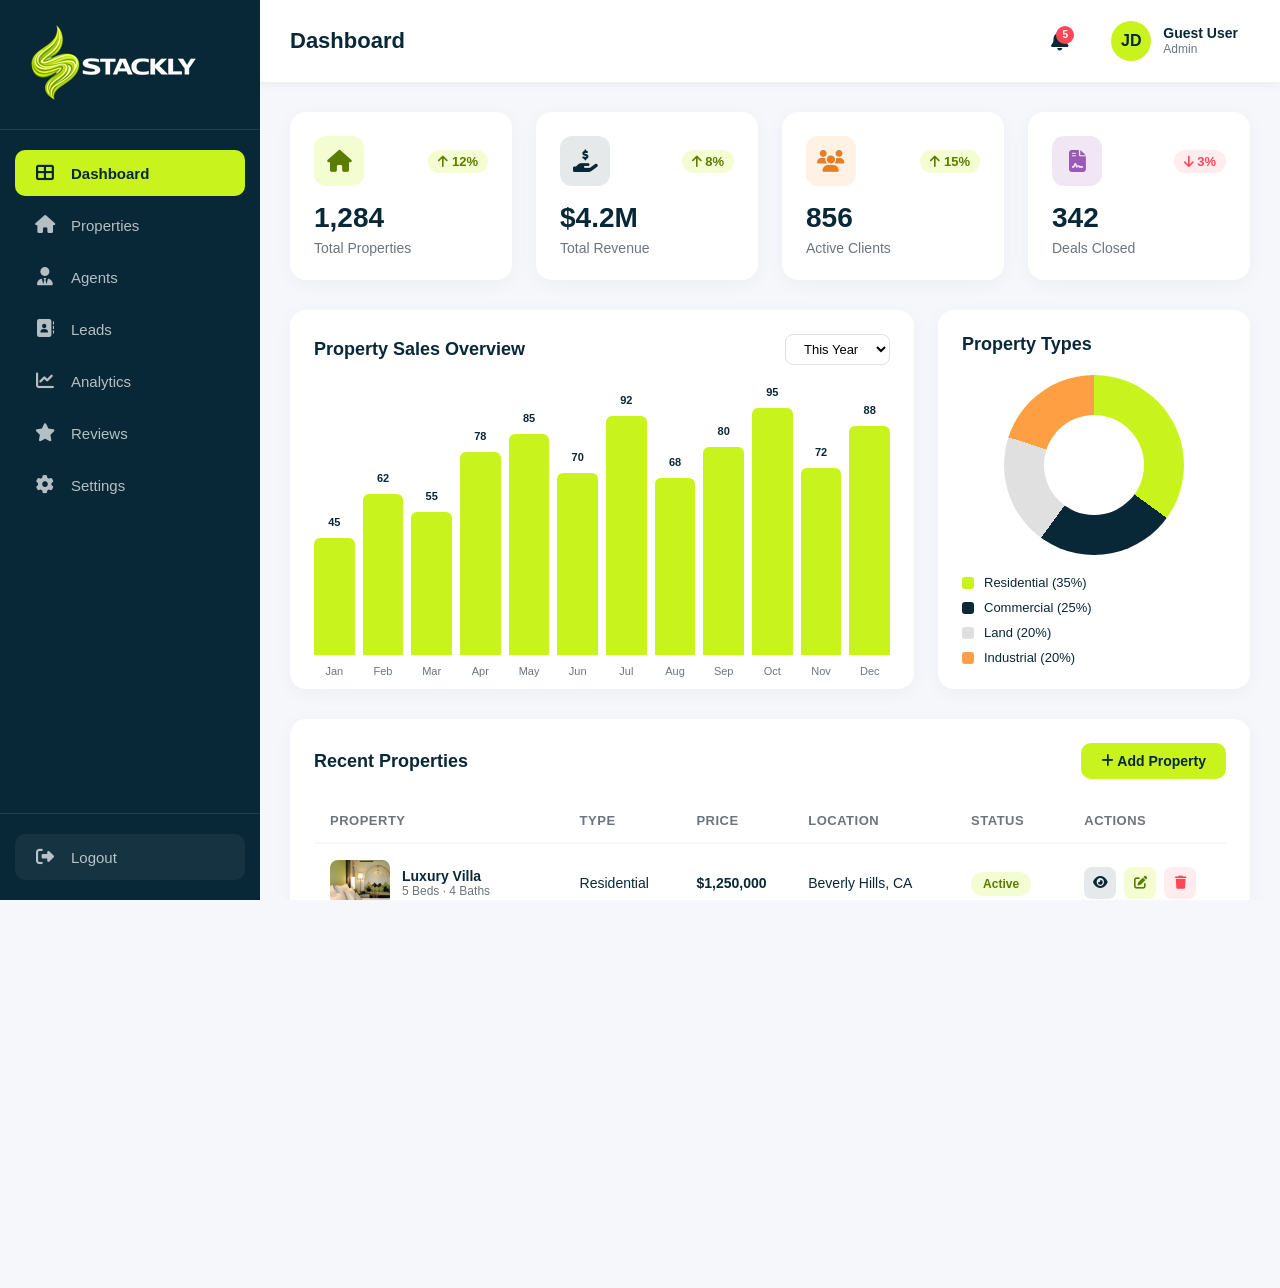
<file: admin-dashboard.html>
<!DOCTYPE html>
<html lang="en">
<head>
    <meta charset="UTF-8">
    <meta name="viewport" content="width=device-width, initial-scale=1.0">
    <title>Real Estate Admin Dashboard</title>
    <link rel="stylesheet" href="https://cdnjs.cloudflare.com/ajax/libs/font-awesome/6.4.0/css/all.min.css">
    <style>
        * {
            margin: 0;
            padding: 0;
            box-sizing: border-box;
            font-family: 'Segoe UI', Tahoma, Geneva, Verdana, sans-serif;
        }

  html,
body {
    width: 100%;
    height: 100%;
    margin: 0;
    padding: 0;
    overflow-x: hidden;
    overflow-y: auto;
}

        :root {
            --primary: #C9F31D;
            --dark: #092837;
            --light: #f5f7fa;
            --white: #ffffff;
            --gray: #6c757d;
            --border: #e0e0e0;
        }

        body {
            background: var(--light);
            color: var(--dark);
            overflow-x: hidden;
        }

        /* ===== SIDEBAR ===== */
        .sidebar {
            width: 260px;
            height: 100dvh;
            background: var(--dark);
            position: fixed;
            left: 0;
            top: 0;
            z-index: 1000;
            transition: all 0.3s ease;
            display: flex;
            flex-direction: column;
        }

        .sidebar.collapsed {
            left: -260px;
        }

        .logo-section {
            padding: 25px 20px;
            border-bottom: 1px solid rgba(255,255,255,0.1);
            display: flex;
            align-items: center;
            gap: 12px;
        }

        .logo-icon {
            width: 42px;
            height: 42px;
            background: var(--primary);
            border-radius: 10px;
            display: flex;
            align-items: center;
            justify-content: center;
            font-size: 20px;
            color: var(--dark);
        }

        .logo-text {
            font-size: 20px;
            font-weight: 700;
            color: var(--white);
            letter-spacing: 0.5px;
        }

        .logo-text span {
            color: var(--primary);
        }

        .nav-menu {
            flex: 1;
            padding: 20px 15px;
            overflow-y: auto;
        }

        .nav-item {
            display: flex;
            align-items: center;
            gap: 14px;
            padding: 14px 18px;
            margin-bottom: 6px;
            border-radius: 10px;
            cursor: pointer;
            transition: all 0.3s ease;
            color: rgba(255,255,255,0.7);
            text-decoration: none;
        }

        .nav-item:hover {
            background: rgba(201,243,29,0.1);
            color: var(--primary);
        }

        .nav-item.active {
            background: var(--primary);
            color: var(--dark);
            font-weight: 600;
        }

        .nav-item i {
            font-size: 18px;
            width: 24px;
            text-align: center;
        }

        .nav-item span {
            font-size: 15px;
        }

        .logout-section {
            padding: 20px 15px;
            border-top: 1px solid rgba(255,255,255,0.1);
        }

        .logout-btn {
            display: flex;
            align-items: center;
            gap: 14px;
            padding: 14px 18px;
            border-radius: 10px;
            cursor: pointer;
            transition: all 0.3s ease;
            color: rgba(255,255,255,0.7);
            background: rgba(255,255,255,0.05);
            border: none;
            width: 100%;
            font-size: 15px;
        }

        .logout-btn:hover {
            background: rgba(220,53,69,0.2);
            color: #ff6b6b;
        }

        .logout-btn i {
            font-size: 18px;
            width: 24px;
            text-align: center;
        }

        /* ===== MAIN CONTENT ===== */
        .main-content {
            margin-left: 260px;
            min-height: 100vh;
            transition: all 0.3s ease;
        }

        .main-content.expanded {
            margin-left: 0;
        }

        /* ===== TOPBAR ===== */
        .topbar {
            background: var(--white);
            padding: 15px 30px;
            display: flex;
            align-items: center;
            justify-content: space-between;
            box-shadow: 0 2px 10px rgba(0,0,0,0.05);
            position: sticky;
            top: 0;
            z-index: 100;
        }

        .topbar-left {
            display: flex;
            align-items: center;
            gap: 20px;
        }

        .hamburger {
            display: none;
            font-size: 22px;
            cursor: pointer;
            color: var(--dark);
            background: none;
            border: none;
            padding: 5px;
        }

        .page-title {
            font-size: 22px;
            font-weight: 700;
            color: var(--dark);
        }

        .topbar-right {
            display: flex;
            align-items: center;
            gap: 20px;
        }

        .search-box {
            position: relative;
        }

        .search-box input {
            padding: 10px 15px 10px 40px;
            border: 1px solid var(--border);
            border-radius: 10px;
            width: 280px;
            outline: none;
            font-size: 14px;
            transition: all 0.3s;
        }

        .search-box input:focus {
            border-color: var(--primary);
            box-shadow: 0 0 0 3px rgba(201,243,29,0.2);
        }

        .search-box i {
            position: absolute;
            left: 14px;
            top: 50%;
            transform: translateY(-50%);
            color: var(--gray);
        }

        .notification {
            position: relative;
            cursor: pointer;
            padding: 10px;
            border-radius: 10px;
            transition: all 0.3s;
        }

        .notification:hover {
            background: var(--light);
        }

        .notification i {
            font-size: 20px;
            color: var(--dark);
        }

        .notification-badge {
            position: absolute;
            top: 5px;
            right: 5px;
            width: 18px;
            height: 18px;
            background: #ff4757;
            color: white;
            font-size: 10px;
            border-radius: 50%;
            display: flex;
            align-items: center;
            justify-content: center;
            font-weight: 600;
        }

        .user-profile {
            display: flex;
            align-items: center;
            gap: 12px;
            cursor: pointer;
            padding: 6px 12px;
            border-radius: 10px;
            transition: all 0.3s;
        }

        .user-profile:hover {
            background: var(--light);
        }

        .user-avatar {
            width: 40px;
            height: 40px;
            border-radius: 50%;
            background: var(--primary);
            display: flex;
            align-items: center;
            justify-content: center;
            font-weight: 700;
            color: var(--dark);
            font-size: 16px;
        }

        .user-info {
            line-height: 1.3;
        }

        .user-name {
            font-weight: 600;
            font-size: 14px;
            color: var(--dark);
        }

        .user-role {
            font-size: 12px;
            color: var(--gray);
        }

        /* ===== CONTENT SECTIONS ===== */
        .content-section {
            display: none;
            padding: 30px;
            animation: fadeIn 0.4s ease;
        }

        .content-section.active {
            display: block;
        }

        @keyframes fadeIn {
            from { opacity: 0; transform: translateY(10px); }
            to { opacity: 1; transform: translateY(0); }
        }

        /* ===== STATS CARDS ===== */
        .stats-grid {
            display: grid;
            grid-template-columns: repeat(4, 1fr);
            gap: 24px;
            margin-bottom: 30px;
        }

        .stat-card {
            background: var(--white);
            border-radius: 16px;
            padding: 24px;
            box-shadow: 0 4px 20px rgba(0,0,0,0.04);
            transition: all 0.3s;
        }

        .stat-card:hover {
            transform: translateY(-4px);
            box-shadow: 0 8px 30px rgba(0,0,0,0.08);
        }

        .stat-header {
            display: flex;
            align-items: center;
            justify-content: space-between;
            margin-bottom: 16px;
        }

        .stat-icon {
            width: 50px;
            height: 50px;
            border-radius: 12px;
            display: flex;
            align-items: center;
            justify-content: center;
            font-size: 22px;
        }

        .stat-icon.green { background: rgba(201,243,29,0.2); color: #5a7d00; }
        .stat-icon.blue { background: rgba(9,40,55,0.1); color: var(--dark); }
        .stat-icon.orange { background: rgba(255,159,67,0.15); color: #e67e22; }
        .stat-icon.purple { background: rgba(155,89,182,0.15); color: #9b59b6; }

        .stat-trend {
            font-size: 13px;
            font-weight: 600;
            padding: 4px 10px;
            border-radius: 20px;
        }

        .stat-trend.up { background: rgba(201,243,29,0.2); color: #5a7d00; }
        .stat-trend.down { background: rgba(255,71,87,0.1); color: #ff4757; }

        .stat-value {
            font-size: 28px;
            font-weight: 700;
            color: var(--dark);
            margin-bottom: 6px;
        }

        .stat-label {
            font-size: 14px;
            color: var(--gray);
        }

        /* ===== CHARTS ROW ===== */
        .charts-row {
            display: grid;
            grid-template-columns: 2fr 1fr;
            gap: 24px;
            margin-bottom: 30px;
        }

        .chart-card {
            background: var(--white);
            border-radius: 16px;
            padding: 24px;
            box-shadow: 0 4px 20px rgba(0,0,0,0.04);
        }

        .chart-header {
            display: flex;
            align-items: center;
            justify-content: space-between;
            margin-bottom: 20px;
        }

        .chart-title {
            font-size: 18px;
            font-weight: 700;
            color: var(--dark);
        }

        .chart-filter {
            padding: 6px 14px;
            border: 1px solid var(--border);
            border-radius: 8px;
            font-size: 13px;
            background: var(--white);
            cursor: pointer;
            outline: none;
        }

        .chart-area {
            height: 280px;
            display: flex;
            align-items: flex-end;
            justify-content: space-around;
            padding: 10px 0;
            gap: 8px;
        }

        .bar {
            flex: 1;
            background: var(--primary);
            border-radius: 6px 6px 0 0;
            transition: all 0.3s;
            position: relative;
            min-width: 30px;
        }

        .bar:hover {
            background: var(--dark);
        }

        .bar-label {
            position: absolute;
            bottom: -22px;
            left: 50%;
            transform: translateX(-50%);
            font-size: 11px;
            color: var(--gray);
            white-space: nowrap;
        }

        .bar-value {
            position: absolute;
            top: -22px;
            left: 50%;
            transform: translateX(-50%);
            font-size: 11px;
            font-weight: 600;
            color: var(--dark);
        }

        .pie-chart {
            width: 180px;
            height: 180px;
            border-radius: 50%;
            background: conic-gradient(
                var(--primary) 0% 35%,
                var(--dark) 35% 60%,
                #e0e0e0 60% 80%,
                #ff9f43 80% 100%
            );
            margin: 20px auto;
            position: relative;
        }

        .pie-chart::after {
            content: '';
            position: absolute;
            top: 50%;
            left: 50%;
            transform: translate(-50%, -50%);
            width: 100px;
            height: 100px;
            background: var(--white);
            border-radius: 50%;
        }

        .pie-legend {
            display: flex;
            flex-direction: column;
            gap: 10px;
            margin-top: 20px;
        }

        .legend-item {
            display: flex;
            align-items: center;
            gap: 10px;
            font-size: 13px;
        }

        .legend-dot {
            width: 12px;
            height: 12px;
            border-radius: 3px;
        }

        /* ===== TABLE ===== */
        .table-card {
            background: var(--white);
            border-radius: 16px;
            padding: 24px;
            box-shadow: 0 4px 20px rgba(0,0,0,0.04);
        }

        .table-header {
            display: flex;
            align-items: center;
            justify-content: space-between;
            margin-bottom: 20px;
        }

        .btn-primary {
            padding: 10px 20px;
            background: var(--primary);
            color: var(--dark);
            border: none;
            border-radius: 10px;
            font-weight: 600;
            font-size: 14px;
            cursor: pointer;
            transition: all 0.3s;
        }

        .btn-primary:hover {
            background: #b8e018;
            transform: translateY(-2px);
        }

        .data-table {
            width: 100%;
            border-collapse: collapse;
        }

        .data-table th {
            text-align: left;
            padding: 14px 16px;
            font-size: 13px;
            font-weight: 600;
            color: var(--gray);
            text-transform: uppercase;
            letter-spacing: 0.5px;
            border-bottom: 2px solid var(--light);
        }

        .data-table td {
            padding: 16px;
            font-size: 14px;
            border-bottom: 1px solid var(--light);
            vertical-align: middle;
        }

        .data-table tr:hover td {
            background: rgba(201,243,29,0.05);
        }

        .property-img {
            width: 60px;
            height: 45px;
            border-radius: 8px;
            object-fit: cover;
        }

        .property-info {
            display: flex;
            align-items: center;
            gap: 12px;
        }

        .property-name {
            font-weight: 600;
            color: var(--dark);
        }

        .property-location {
            font-size: 12px;
            color: var(--gray);
        }

        .status-badge {
            padding: 5px 12px;
            border-radius: 20px;
            font-size: 12px;
            font-weight: 600;
        }

        .status-badge.active { background: rgba(201,243,29,0.2); color: #5a7d00; }
        .status-badge.pending { background: rgba(255,159,67,0.15); color: #e67e22; }
        .status-badge.sold { background: rgba(255,71,87,0.1); color: #ff4757; }

        .action-btns {
            display: flex;
            gap: 8px;
        }

        .action-btn {
            width: 32px;
            height: 32px;
            border-radius: 8px;
            border: none;
            cursor: pointer;
            display: flex;
            align-items: center;
            justify-content: center;
            transition: all 0.3s;
            font-size: 13px;
        }

        .action-btn.edit { background: rgba(201,243,29,0.2); color: #5a7d00; }
        .action-btn.delete { background: rgba(255,71,87,0.1); color: #ff4757; }
        .action-btn.view { background: rgba(9,40,55,0.1); color: var(--dark); }

        .action-btn:hover {
            transform: scale(1.1);
        }

        /* ===== SECTION CONTENT STYLES ===== */
        .section-header {
            display: flex;
            align-items: center;
            justify-content: space-between;
            margin-bottom: 24px;
        }

        .section-title {
            font-size: 24px;
            font-weight: 700;
            color: var(--dark);
        }

        .cards-grid {
            display: grid;
            grid-template-columns: repeat(3, 1fr);
            gap: 24px;
            margin-bottom: 30px;
        }

        .info-card {
            background: var(--white);
            border-radius: 16px;
            padding: 24px;
            box-shadow: 0 4px 20px rgba(0,0,0,0.04);
            text-align: center;
        }

        .info-card-icon {
            width: 60px;
            height: 60px;
            border-radius: 14px;
            display: flex;
            align-items: center;
            justify-content: center;
            font-size: 26px;
            margin: 0 auto 16px;
        }

        .info-card h3 {
            font-size: 32px;
            font-weight: 700;
            color: var(--dark);
            margin-bottom: 6px;
        }

        .info-card p {
            font-size: 14px;
            color: var(--gray);
        }

        .form-card {
            background: var(--white);
            border-radius: 16px;
            padding: 30px;
            box-shadow: 0 4px 20px rgba(0,0,0,0.04);
            max-width: 700px;
        }

        .form-group {
            margin-bottom: 20px;
        }

        .form-group label {
            display: block;
            font-size: 14px;
            font-weight: 600;
            color: var(--dark);
            margin-bottom: 8px;
        }

        .form-group input,
        .form-group select,
        .form-group textarea {
            width: 100%;
            padding: 12px 16px;
            border: 1px solid var(--border);
            border-radius: 10px;
            font-size: 14px;
            outline: none;
            transition: all 0.3s;
        }

        .form-group input:focus,
        .form-group select:focus,
        .form-group textarea:focus {
            border-color: var(--primary);
            box-shadow: 0 0 0 3px rgba(201,243,29,0.2);
        }

        .form-row {
            display: grid;
            grid-template-columns: 1fr 1fr;
            gap: 20px;
        }

        .settings-item {
            display: flex;
            align-items: center;
            justify-content: space-between;
            padding: 20px 0;
            border-bottom: 1px solid var(--light);
        }

        .settings-item:last-child {
            border-bottom: none;
        }

        .settings-info h4 {
            font-size: 15px;
            font-weight: 600;
            color: var(--dark);
            margin-bottom: 4px;
        }

        .settings-info p {
            font-size: 13px;
            color: var(--gray);
        }

        .toggle-switch {
            width: 50px;
            height: 26px;
            background: var(--border);
            border-radius: 13px;
            position: relative;
            cursor: pointer;
            transition: all 0.3s;
        }

        .toggle-switch.active {
            background: var(--primary);
        }

        .toggle-switch::after {
            content: '';
            position: absolute;
            width: 22px;
            height: 22px;
            background: var(--white);
            border-radius: 50%;
            top: 2px;
            left: 2px;
            transition: all 0.3s;
            box-shadow: 0 2px 4px rgba(0,0,0,0.1);
        }

        .toggle-switch.active::after {
            left: 26px;
        }

        /* ===== MESSAGES / LEADS ===== */
        .message-list {
            display: flex;
            flex-direction: column;
            gap: 12px;
        }

        .message-item {
            display: flex;
            align-items: center;
            gap: 16px;
            padding: 18px;
            background: var(--white);
            border-radius: 14px;
            box-shadow: 0 2px 10px rgba(0,0,0,0.03);
            transition: all 0.3s;
            cursor: pointer;
        }

        .message-item:hover {
            transform: translateX(4px);
            box-shadow: 0 4px 20px rgba(0,0,0,0.06);
        }

        .message-avatar {
            width: 48px;
            height: 48px;
            border-radius: 50%;
            background: var(--primary);
            display: flex;
            align-items: center;
            justify-content: center;
            font-weight: 700;
            color: var(--dark);
            font-size: 16px;
            flex-shrink: 0;
        }

        .message-content {
            flex: 1;
            min-width: 0;
        }

        .message-content h4 {
            font-size: 15px;
            font-weight: 600;
            color: var(--dark);
            margin-bottom: 4px;
        }

        .message-content p {
            font-size: 13px;
            color: var(--gray);
            white-space: nowrap;
            overflow: hidden;
            text-overflow: ellipsis;
        }

        .message-meta {
            text-align: right;
            flex-shrink: 0;
        }

        .message-time {
            font-size: 12px;
            color: var(--gray);
        }

        .message-count {
            display: inline-block;
            width: 20px;
            height: 20px;
            background: var(--primary);
            color: var(--dark);
            border-radius: 50%;
            font-size: 11px;
            font-weight: 700;
            display: flex;
            align-items: center;
            justify-content: center;
            margin-top: 6px;
            margin-left: auto;
        }

        /* ===== RESPONSIVE ===== */
        @media (max-width: 1200px) {
            .stats-grid { grid-template-columns: repeat(2, 1fr); }
            .charts-row { grid-template-columns: 1fr; }
            .cards-grid { grid-template-columns: repeat(2, 1fr); }
        }

        @media (max-width: 992px) {
            .sidebar { left: -260px; }
            .sidebar.open { left: 0; }
            .main-content { margin-left: 0; }
            .hamburger { display: block; }
            .search-box input { width: 200px; }
            .overlay {
                display: none;
                position: fixed;
                top: 0; left: 0; right: 0; bottom: 0;
                background: rgba(0,0,0,0.4);
                z-index: 999;
            }
            .overlay.show { display: block; }
        }

        @media (max-width: 768px) {
            .stats-grid { grid-template-columns: 1fr; }
            .cards-grid { grid-template-columns: 1fr; }
            .form-row { grid-template-columns: 1fr; }
            .topbar { padding: 12px 16px; }
            .content-section { padding: 16px; }
            .search-box { display: none; }
            .user-info { display: none; }
            .data-table { display: block; overflow-x: auto; }
        }

        /* ===== SCROLLBAR ===== */
        ::-webkit-scrollbar { width: 6px; }
        ::-webkit-scrollbar-track { background: transparent; }
        ::-webkit-scrollbar-thumb { background: rgba(9,40,55,0.2); border-radius: 3px; }
        ::-webkit-scrollbar-thumb:hover { background: rgba(9,40,55,0.4); }

    @media (max-width: 768px) {

    .chart-card {
        overflow: hidden;
        padding: 15px;
    }

    .chart-area {
        min-width: auto;
        width: 100%;
        height: 220px;
        gap: 2px;
        justify-content: space-between;
    }

    .bar {
        flex: 1;
        min-width: 0;
        max-width: 18px;
    }

    .bar-label,
    .bar-value {
        font-size: 8px;
    }
}


@media (max-width: 576px) {

    .charts-row {
        gap: 15px;
    }

    .chart-title {
        font-size: 16px;
    }

    .chart-filter {
        width: 100%;
    }

    .table-card,
    .chart-card,
    .stat-card {
        overflow: hidden;
    }
}


    </style>
</head>
<body>

    <!-- Overlay for mobile -->
    <div class="overlay" id="overlay"></div>

    <!-- ===== SIDEBAR ===== -->
    <aside class="sidebar" id="sidebar">
     <div class="logo-section">
    <a href="index.html">
        <img src="images/logo-new.webp" alt="Logo" class="sidebar-logo">
    </a>
</div>

        <nav class="nav-menu">
            <div class="nav-item active" data-section="dashboard">
                <i class="fas fa-th-large"></i>
                <span>Dashboard</span>
            </div>
            <div class="nav-item" data-section="properties">
                <i class="fas fa-home"></i>
                <span>Properties</span>
            </div>
            <div class="nav-item" data-section="agents">
                <i class="fas fa-user-tie"></i>
                <span>Agents</span>
            </div>
            <div class="nav-item" data-section="leads">
                <i class="fas fa-address-book"></i>
                <span>Leads</span>
            </div>
            <div class="nav-item" data-section="analytics">
                <i class="fas fa-chart-line"></i>
                <span>Analytics</span>
            </div>
            <div class="nav-item" data-section="reviews">
                <i class="fas fa-star"></i>
                <span>Reviews</span>
            </div>
            <div class="nav-item" data-section="settings">
                <i class="fas fa-cog"></i>
                <span>Settings</span>
            </div>
        </nav>

        <div class="logout-section">
            <button class="logout-btn" onclick="handleLogout()">
                <i class="fas fa-sign-out-alt"></i>
                <span>Logout</span>
            </button>
        </div>
    </aside>

    <!-- ===== MAIN CONTENT ===== -->
    <main class="main-content" id="mainContent">
        <!-- Topbar -->
        <div class="topbar">
            <div class="topbar-left">
                <button class="hamburger" id="hamburger"><i class="fas fa-bars"></i></button>
                <h1 class="page-title" id="pageTitle">Dashboard</h1>
            </div>
            <div class="topbar-right">
                <div class="notification">
                    <i class="fas fa-bell"></i>
                    <span class="notification-badge">5</span>
                </div>
                <div class="user-profile">
                    <div class="user-avatar">JD</div>
                    <div class="user-info">
                            <div class="user-name" id="userEmailDisplay"></div>
                        <div class="user-role">Admin</div>
                    </div>
                </div>
            </div>
        </div>

        <!-- ===== DASHBOARD SECTION ===== -->
        <section class="content-section active" id="dashboard">
            <div class="stats-grid">
                <div class="stat-card">
                    <div class="stat-header">
                        <div class="stat-icon green"><i class="fas fa-home"></i></div>
                        <span class="stat-trend up"><i class="fas fa-arrow-up"></i> 12%</span>
                    </div>
                    <div class="stat-value">1,284</div>
                    <div class="stat-label">Total Properties</div>
                </div>
                <div class="stat-card">
                    <div class="stat-header">
                        <div class="stat-icon blue"><i class="fas fa-hand-holding-usd"></i></div>
                        <span class="stat-trend up"><i class="fas fa-arrow-up"></i> 8%</span>
                    </div>
                    <div class="stat-value">$4.2M</div>
                    <div class="stat-label">Total Revenue</div>
                </div>
                <div class="stat-card">
                    <div class="stat-header">
                        <div class="stat-icon orange"><i class="fas fa-users"></i></div>
                        <span class="stat-trend up"><i class="fas fa-arrow-up"></i> 15%</span>
                    </div>
                    <div class="stat-value">856</div>
                    <div class="stat-label">Active Clients</div>
                </div>
                <div class="stat-card">
                    <div class="stat-header">
                        <div class="stat-icon purple"><i class="fas fa-file-contract"></i></div>
                        <span class="stat-trend down"><i class="fas fa-arrow-down"></i> 3%</span>
                    </div>
                    <div class="stat-value">342</div>
                    <div class="stat-label">Deals Closed</div>
                </div>
            </div>

            <div class="charts-row">
                <div class="chart-card">
                    <div class="chart-header">
                        <h3 class="chart-title">Property Sales Overview</h3>
                        <select class="chart-filter">
                            <option>This Year</option>
                            <option>Last Year</option>
                        </select>
                    </div>
                    <div class="chart-area">
                        <div class="bar" style="height: 45%;"><span class="bar-value">45</span><span class="bar-label">Jan</span></div>
                        <div class="bar" style="height: 62%;"><span class="bar-value">62</span><span class="bar-label">Feb</span></div>
                        <div class="bar" style="height: 55%;"><span class="bar-value">55</span><span class="bar-label">Mar</span></div>
                        <div class="bar" style="height: 78%;"><span class="bar-value">78</span><span class="bar-label">Apr</span></div>
                        <div class="bar" style="height: 85%;"><span class="bar-value">85</span><span class="bar-label">May</span></div>
                        <div class="bar" style="height: 70%;"><span class="bar-value">70</span><span class="bar-label">Jun</span></div>
                        <div class="bar" style="height: 92%;"><span class="bar-value">92</span><span class="bar-label">Jul</span></div>
                        <div class="bar" style="height: 68%;"><span class="bar-value">68</span><span class="bar-label">Aug</span></div>
                        <div class="bar" style="height: 80%;"><span class="bar-value">80</span><span class="bar-label">Sep</span></div>
                        <div class="bar" style="height: 95%;"><span class="bar-value">95</span><span class="bar-label">Oct</span></div>
                        <div class="bar" style="height: 72%;"><span class="bar-value">72</span><span class="bar-label">Nov</span></div>
                        <div class="bar" style="height: 88%;"><span class="bar-value">88</span><span class="bar-label">Dec</span></div>
                    </div>
                </div>
                <div class="chart-card">
                    <div class="chart-header">
                        <h3 class="chart-title">Property Types</h3>
                    </div>
                    <div class="pie-chart"></div>
                    <div class="pie-legend">
                        <div class="legend-item"><div class="legend-dot" style="background: var(--primary);"></div> Residential (35%)</div>
                        <div class="legend-item"><div class="legend-dot" style="background: var(--dark);"></div> Commercial (25%)</div>
                        <div class="legend-item"><div class="legend-dot" style="background: #e0e0e0;"></div> Land (20%)</div>
                        <div class="legend-item"><div class="legend-dot" style="background: #ff9f43;"></div> Industrial (20%)</div>
                    </div>
                </div>
            </div>

            <div class="table-card">
                <div class="table-header">
                    <h3 class="chart-title">Recent Properties</h3>
                    <button class="btn-primary" onclick="window.location.href='404.html'">
    <i class="fas fa-plus"></i> Add Property
</button>
                </div>
                <table class="data-table">
                    <thead>
                        <tr>
                            <th>Property</th>
                            <th>Type</th>
                            <th>Price</th>
                            <th>Location</th>
                            <th>Status</th>
                            <th>Actions</th>
                        </tr>
                    </thead>
                    <tbody>
                        <tr>
                            <td>
                                <div class="property-info">
                                    <img src="images/resource/ap-1.webp" class="property-img" alt="Property">
                                    <div>
                                        <div class="property-name">Luxury Villa</div>
                                        <div class="property-location">5 Beds · 4 Baths</div>
                                    </div>
                                </div>
                            </td>
                            <td>Residential</td>
                            <td><strong>$1,250,000</strong></td>
                            <td>Beverly Hills, CA</td>
                            <td><span class="status-badge active">Active</span></td>
                            <td>
                               <div class="action-btns">
    <button class="action-btn view" onclick="window.location.href='404.html'">
        <i class="fas fa-eye"></i>
    </button>

    <button class="action-btn edit" onclick="window.location.href='404.html'">
        <i class="fas fa-edit"></i>
    </button>

    <button class="action-btn delete" onclick="window.location.href='404.html'">
        <i class="fas fa-trash"></i>
    </button>
</div>
                            </td>
                        </tr>
                        <tr>
                            <td>
                                <div class="property-info">
                                    <img src="images/resource/ap-2.webp" class="property-img" alt="Property">
                                    <div>
                                        <div class="property-name">Modern Apartment</div>
                                        <div class="property-location">3 Beds · 2 Baths</div>
                                    </div>
                                </div>
                            </td>
                            <td>Residential</td>
                            <td><strong>$680,000</strong></td>
                            <td>Manhattan, NY</td>
                            <td><span class="status-badge pending">Pending</span></td>
                            <td>
                               <div class="action-btns">
    <button class="action-btn view" onclick="window.location.href='404.html'">
        <i class="fas fa-eye"></i>
    </button>

    <button class="action-btn edit" onclick="window.location.href='404.html'">
        <i class="fas fa-edit"></i>
    </button>

    <button class="action-btn delete" onclick="window.location.href='404.html'">
        <i class="fas fa-trash"></i>
    </button>
</div>
                            </td>
                        </tr>
                        <tr>
                            <td>
                                <div class="property-info">
                                    <img src="images/resource/ap-3.webp" class="property-img" alt="Property">
                                    <div>
                                        <div class="property-name">Office Complex</div>
                                        <div class="property-location">12,000 sqft</div>
                                    </div>
                                </div>
                            </td>
                            <td>Commercial</td>
                            <td><strong>$3,400,000</strong></td>
                            <td>Chicago, IL</td>
                            <td><span class="status-badge active">Active</span></td>
                            <td>
                               <div class="action-btns">
    <button class="action-btn view" onclick="window.location.href='404.html'">
        <i class="fas fa-eye"></i>
    </button>

    <button class="action-btn edit" onclick="window.location.href='404.html'">
        <i class="fas fa-edit"></i>
    </button>

    <button class="action-btn delete" onclick="window.location.href='404.html'">
        <i class="fas fa-trash"></i>
    </button>
</div>
                            </td>
                        </tr>
                        <tr>
                            <td>
                                <div class="property-info">
                                    <img src="images/resource/ap-4.webp" class="property-img" alt="Property">
                                    <div>
                                        <div class="property-name">Beach House</div>
                                        <div class="property-location">4 Beds · 3 Baths</div>
                                    </div>
                                </div>
                            </td>
                            <td>Residential</td>
                            <td><strong>$2,100,000</strong></td>
                            <td>Miami Beach, FL</td>
                            <td><span class="status-badge sold">Sold</span></td>
                            <td>
                               <div class="action-btns">
    <button class="action-btn view" onclick="window.location.href='404.html'">
        <i class="fas fa-eye"></i>
    </button>

    <button class="action-btn edit" onclick="window.location.href='404.html'">
        <i class="fas fa-edit"></i>
    </button>

    <button class="action-btn delete" onclick="window.location.href='404.html'">
        <i class="fas fa-trash"></i>
    </button>
</div>
                            </td>
                        </tr>
                        <tr>
                            <td>
                                <div class="property-info">
                                    <img src="images/resource/ap-5.webp" class="property-img" alt="Property">
                                    <div>
                                        <div class="property-name">Penthouse Suite</div>
                                        <div class="property-location">3 Beds · 3 Baths</div>
                                    </div>
                                </div>
                            </td>
                            <td>Residential</td>
                            <td><strong>$4,500,000</strong></td>
                            <td>San Francisco, CA</td>
                            <td><span class="status-badge active">Active</span></td>
                            <td>
                               <div class="action-btns">
    <button class="action-btn view" onclick="window.location.href='404.html'">
        <i class="fas fa-eye"></i>
    </button>

    <button class="action-btn edit" onclick="window.location.href='404.html'">
        <i class="fas fa-edit"></i>
    </button>

    <button class="action-btn delete" onclick="window.location.href='404.html'">
        <i class="fas fa-trash"></i>
    </button>
</div>
                            </td>
                        </tr>
                    </tbody>
                </table>
            </div>
        </section>

        <!-- ===== PROPERTIES SECTION ===== -->
        <section class="content-section" id="properties">
            <div class="section-header">
                <h2 class="section-title">All Properties</h2>
                <button type="button" class="btn-primary" onclick="window.location.href='404.html'">
    <i class="fas fa-plus"></i> Add New Property
</button>
            </div>
            <div class="table-card">
                <table class="data-table">
                    <thead>
                        <tr>
                            <th>Property</th>
                            <th>Type</th>
                            <th>Price</th>
                            <th>Location</th>
                            <th>Agent</th>
                            <th>Status</th>
                            <th>Actions</th>
                        </tr>
                    </thead>
                    <tbody>
                        <tr>
                            <td>
                                <div class="property-info">
                                    <img src="images/resource/gallary-h1-1.webp" class="property-img" alt="">
                                    <div>
                                        <div class="property-name">Luxury Villa</div>
                                        <div class="property-location">ID: #PRP-001</div>
                                    </div>
                                </div>
                            </td>
                            <td>Residential</td>
                            <td><strong>$1,250,000</strong></td>
                            <td>Beverly Hills, CA</td>
                            <td>Sarah Johnson</td>
                            <td><span class="status-badge active">Active</span></td>
                            <td>
                               <div class="action-btns">
    <button class="action-btn view" onclick="window.location.href='404.html'">
        <i class="fas fa-eye"></i>
    </button>

    <button class="action-btn edit" onclick="window.location.href='404.html'">
        <i class="fas fa-edit"></i>
    </button>

    <button class="action-btn delete" onclick="window.location.href='404.html'">
        <i class="fas fa-trash"></i>
    </button>
</div>
                            </td>
                        </tr>
                        <tr>
                            <td>
                                <div class="property-info">
                                    <img src="images/resource/gallary-h1-2.webp" class="property-img" alt="">
                                    <div>
                                        <div class="property-name">Modern Apartment</div>
                                        <div class="property-location">ID: #PRP-002</div>
                                    </div>
                                </div>
                            </td>
                            <td>Residential</td>
                            <td><strong>$680,000</strong></td>
                            <td>Manhattan, NY</td>
                            <td>Michael Chen</td>
                            <td><span class="status-badge pending">Pending</span></td>
                            <td>
                               <div class="action-btns">
    <button class="action-btn view" onclick="window.location.href='404.html'">
        <i class="fas fa-eye"></i>
    </button>

    <button class="action-btn edit" onclick="window.location.href='404.html'">
        <i class="fas fa-edit"></i>
    </button>

    <button class="action-btn delete" onclick="window.location.href='404.html'">
        <i class="fas fa-trash"></i>
    </button>
</div>
                            </td>
                        </tr>
                        <tr>
                            <td>
                                <div class="property-info">
                                    <img src="images/resource/gallary-h1-3.webp" class="property-img" alt="">
                                    <div>
                                        <div class="property-name">Office Complex</div>
                                        <div class="property-location">ID: #PRP-003</div>
                                    </div>
                                </div>
                            </td>
                            <td>Commercial</td>
                            <td><strong>$3,400,000</strong></td>
                            <td>Chicago, IL</td>
                            <td>Emily Davis</td>
                            <td><span class="status-badge active">Active</span></td>
                            <td>
                               <div class="action-btns">
    <button class="action-btn view" onclick="window.location.href='404.html'">
        <i class="fas fa-eye"></i>
    </button>

    <button class="action-btn edit" onclick="window.location.href='404.html'">
        <i class="fas fa-edit"></i>
    </button>

    <button class="action-btn delete" onclick="window.location.href='404.html'">
        <i class="fas fa-trash"></i>
    </button>
</div>
                            </td>
                        </tr>
                        <tr>
                            <td>
                                <div class="property-info">
                                    <img src="images/resource/gallary-h1-4.webp" class="property-img" alt="">
                                    <div>
                                        <div class="property-name">Beach House</div>
                                        <div class="property-location">ID: #PRP-004</div>
                                    </div>
                                </div>
                            </td>
                            <td>Residential</td>
                            <td><strong>$2,100,000</strong></td>
                            <td>Miami Beach, FL</td>
                            <td>James Wilson</td>
                            <td><span class="status-badge sold">Sold</span></td>
                            <td>
                               <div class="action-btns">
    <button class="action-btn view" onclick="window.location.href='404.html'">
        <i class="fas fa-eye"></i>
    </button>

    <button class="action-btn edit" onclick="window.location.href='404.html'">
        <i class="fas fa-edit"></i>
    </button>

    <button class="action-btn delete" onclick="window.location.href='404.html'">
        <i class="fas fa-trash"></i>
    </button>
</div>
                            </td>
                        </tr>
                        <tr>
                            <td>
                                <div class="property-info">
                                    <img src="images/resource/gallary-h1-5.webp" class="property-img" alt="">
                                    <div>
                                        <div class="property-name">Penthouse Suite</div>
                                        <div class="property-location">ID: #PRP-005</div>
                                    </div>
                                </div>
                            </td>
                            <td>Residential</td>
                            <td><strong>$4,500,000</strong></td>
                            <td>San Francisco, CA</td>
                            <td>Sarah Johnson</td>
                            <td><span class="status-badge active">Active</span></td>
                            <td>
                               <div class="action-btns">
    <button class="action-btn view" onclick="window.location.href='404.html'">
        <i class="fas fa-eye"></i>
    </button>

    <button class="action-btn edit" onclick="window.location.href='404.html'">
        <i class="fas fa-edit"></i>
    </button>

    <button class="action-btn delete" onclick="window.location.href='404.html'">
        <i class="fas fa-trash"></i>
    </button>
</div>
                            </td>
                        </tr>
                        <tr>
                            <td>
                                <div class="property-info">
                                    <img src="images/resource/gallary-h1-6.webp" class="property-img" alt="">
                                    <div>
                                        <div class="property-name">Retail Space</div>
                                        <div class="property-location">ID: #PRP-006</div>
                                    </div>
                                </div>
                            </td>
                            <td>Commercial</td>
                            <td><strong>$1,800,000</strong></td>
                            <td>Austin, TX</td>
                            <td>Michael Chen</td>
                            <td><span class="status-badge active">Active</span></td>
                            <td>
                               <div class="action-btns">
    <button class="action-btn view" onclick="window.location.href='404.html'">
        <i class="fas fa-eye"></i>
    </button>

    <button class="action-btn edit" onclick="window.location.href='404.html'">
        <i class="fas fa-edit"></i>
    </button>

    <button class="action-btn delete" onclick="window.location.href='404.html'">
        <i class="fas fa-trash"></i>
    </button>
</div>
                            </td>
                        </tr>
                    </tbody>
                </table>
            </div>
        </section>

        <!-- ===== AGENTS SECTION ===== -->
        <section class="content-section" id="agents">
            <div class="section-header">
                <h2 class="section-title">Our Agents</h2>
                <button type="button" class="btn-primary" onclick="window.location.href='404.html'">
    <i class="fas fa-plus"></i> Add Agent
</button>
            </div>
            <div class="cards-grid">
                <div class="info-card">
                    <div class="info-card-icon" style="background: rgba(201,243,29,0.2); color: #5a7d00;"><i class="fas fa-user-tie"></i></div>
                    <h3>24</h3>
                    <p>Total Agents</p>
                </div>
                <div class="info-card">
                    <div class="info-card-icon" style="background: rgba(9,40,55,0.1); color: var(--dark);"><i class="fas fa-chart-line"></i></div>
                    <h3>186</h3>
                    <p>Deals This Month</p>
                </div>
                <div class="info-card">
                    <div class="info-card-icon" style="background: rgba(255,159,67,0.15); color: #e67e22;"><i class="fas fa-star"></i></div>
                    <h3>4.8</h3>
                    <p>Average Rating</p>
                </div>
            </div>
            <div class="table-card">
                <table class="data-table">
                    <thead>
                        <tr>
                            <th>Agent</th>
                            <th>Email</th>
                            <th>Phone</th>
                            <th>Properties</th>
                            <th>Sales</th>
                            <th>Rating</th>
                            <th>Status</th>
                        </tr>
                    </thead>
                    <tbody>
                        <tr>
                            <td>
                                <div class="property-info">
                                    <div class="message-avatar" style="width:40px;height:40px;font-size:14px;">SJ</div>
                                    <div>
                                        <div class="property-name">Sarah Johnson</div>
                                        <div class="property-location">Senior Agent</div>
                                    </div>
                                </div>
                            </td>
                            <td>sarah@realestate.com</td>
                            <td>+1 (555) 123-4567</td>
                            <td>42</td>
                            <td>$12.5M</td>
                            <td><i class="fas fa-star" style="color:#ff9f43;"></i> 4.9</td>
                            <td><span class="status-badge active">Active</span></td>
                        </tr>
                        <tr>
                            <td>
                                <div class="property-info">
                                    <div class="message-avatar" style="width:40px;height:40px;font-size:14px;background:var(--dark);color:var(--primary);">MC</div>
                                    <div>
                                        <div class="property-name">Michael Chen</div>
                                        <div class="property-location">Agent</div>
                                    </div>
                                </div>
                            </td>
                            <td>michael@realestate.com</td>
                            <td>+1 (555) 234-5678</td>
                            <td>35</td>
                            <td>$9.8M</td>
                            <td><i class="fas fa-star" style="color:#ff9f43;"></i> 4.7</td>
                            <td><span class="status-badge active">Active</span></td>
                        </tr>
                        <tr>
                            <td>
                                <div class="property-info">
                                    <div class="message-avatar" style="width:40px;height:40px;font-size:14px;background:#ff9f43;color:white;">ED</div>
                                    <div>
                                        <div class="property-name">Emily Davis</div>
                                        <div class="property-location">Agent</div>
                                    </div>
                                </div>
                            </td>
                            <td>emily@realestate.com</td>
                            <td>+1 (555) 345-6789</td>
                            <td>28</td>
                            <td>$7.2M</td>
                            <td><i class="fas fa-star" style="color:#ff9f43;"></i> 4.8</td>
                            <td><span class="status-badge active">Active</span></td>
                        </tr>
                        <tr>
                            <td>
                                <div class="property-info">
                                    <div class="message-avatar" style="width:40px;height:40px;font-size:14px;background:#9b59b6;color:white;">JW</div>
                                    <div>
                                        <div class="property-name">James Wilson</div>
                                        <div class="property-location">Junior Agent</div>
                                    </div>
                                </div>
                            </td>
                            <td>james@realestate.com</td>
                            <td>+1 (555) 456-7890</td>
                            <td>15</td>
                            <td>$3.5M</td>
                            <td><i class="fas fa-star" style="color:#ff9f43;"></i> 4.5</td>
                            <td><span class="status-badge active">Active</span></td>
                        </tr>
                    </tbody>
                </table>
            </div>
        </section>

        <!-- ===== LEADS SECTION ===== -->
        <section class="content-section" id="leads">
            <div class="section-header">
                <h2 class="section-title">Leads Management</h2>
             <button type="button" class="btn-primary" onclick="window.location.href='404.html'">
    <i class="fas fa-plus"></i> Add Lead
</button>
            </div>
            <div class="cards-grid">
                <div class="info-card">
                    <div class="info-card-icon" style="background: rgba(201,243,29,0.2); color: #5a7d00;"><i class="fas fa-user-plus"></i></div>
                    <h3>342</h3>
                    <p>New Leads</p>
                </div>
                <div class="info-card">
                    <div class="info-card-icon" style="background: rgba(9,40,55,0.1); color: var(--dark);"><i class="fas fa-phone"></i></div>
                    <h3>128</h3>
                    <p>Contacted</p>
                </div>
                <div class="info-card">
                    <div class="info-card-icon" style="background: rgba(255,159,67,0.15); color: #e67e22;"><i class="fas fa-handshake"></i></div>
                    <h3>56</h3>
                    <p>Converted</p>
                </div>
            </div>
            <div class="table-card">
                <table class="data-table">
                    <thead>
                        <tr>
                            <th>Name</th>
                            <th>Email</th>
                            <th>Phone</th>
                            <th>Interest</th>
                            <th>Budget</th>
                            <th>Source</th>
                            <th>Status</th>
                        </tr>
                    </thead>
                    <tbody>
                        <tr>
                            <td><strong>Robert Taylor</strong></td>
                            <td>robert.t@email.com</td>
                            <td>+1 (555) 111-2222</td>
                            <td>Luxury Villa</td>
                            <td>$1M - $2M</td>
                            <td>Website</td>
                            <td><span class="status-badge active">Hot</span></td>
                        </tr>
                        <tr>
                            <td><strong>Lisa Anderson</strong></td>
                            <td>lisa.a@email.com</td>
                            <td>+1 (555) 222-3333</td>
                            <td>Apartment</td>
                            <td>$500K - $800K</td>
                            <td>Referral</td>
                            <td><span class="status-badge pending">Warm</span></td>
                        </tr>
                        <tr>
                            <td><strong>David Martinez</strong></td>
                            <td>david.m@email.com</td>
                            <td>+1 (555) 333-4444</td>
                            <td>Commercial</td>
                            <td>$2M - $5M</td>
                            <td>Social Media</td>
                            <td><span class="status-badge active">Hot</span></td>
                        </tr>
                        <tr>
                            <td><strong>Jennifer Lee</strong></td>
                            <td>jennifer.l@email.com</td>
                            <td>+1 (555) 444-5555</td>
                            <td>Beach House</td>
                            <td>$1.5M - $3M</td>
                            <td>Website</td>
                            <td><span class="status-badge pending">Warm</span></td>
                        </tr>
                        <tr>
                            <td><strong>Mark Thompson</strong></td>
                            <td>mark.t@email.com</td>
                            <td>+1 (555) 555-6666</td>
                            <td>Land</td>
                            <td>$300K - $600K</td>
                            <td>Walk-in</td>
                            <td><span class="status-badge sold">Cold</span></td>
                        </tr>
                    </tbody>
                </table>
            </div>
        </section>


        

        <!-- ===== ANALYTICS SECTION ===== -->
        <section class="content-section" id="analytics">

    <div class="section-header">
        <h2 class="section-title">Analytics Overview</h2>

        <select class="chart-filter">
            <option>This Month</option>
            <option>Last Month</option>
            <option>This Year</option>
        </select>
    </div>

    <!-- Analytics Cards -->
    <div class="stats-grid">

        <div class="stat-card">
            <div class="stat-header">
                <div class="stat-icon green">
                    <i class="fas fa-eye"></i>
                </div>
                <span class="stat-trend up">
                    <i class="fas fa-arrow-up"></i> 24%
                </span>
            </div>
            <div class="stat-value">48.2K</div>
            <div class="stat-label">Page Views</div>
        </div>

        <div class="stat-card">
            <div class="stat-header">
                <div class="stat-icon blue">
                    <i class="fas fa-mouse-pointer"></i>
                </div>
                <span class="stat-trend up">
                    <i class="fas fa-arrow-up"></i> 18%
                </span>
            </div>
            <div class="stat-value">3.8K</div>
            <div class="stat-label">Clicks</div>
        </div>

        <div class="stat-card">
            <div class="stat-header">
                <div class="stat-icon orange">
                    <i class="fas fa-user-plus"></i>
                </div>
                <span class="stat-trend up">
                    <i class="fas fa-arrow-up"></i> 12%
                </span>
            </div>
            <div class="stat-value">1,258</div>
            <div class="stat-label">New Leads</div>
        </div>

        <div class="stat-card">
            <div class="stat-header">
                <div class="stat-icon purple">
                    <i class="fas fa-handshake"></i>
                </div>
                <span class="stat-trend up">
                    <i class="fas fa-arrow-up"></i> 9%
                </span>
            </div>
            <div class="stat-value">342</div>
            <div class="stat-label">Deals Closed</div>
        </div>

    </div>

    <!-- Revenue & Lead Sources -->
    <div class="charts-row">

        <div class="chart-card">

            <div class="chart-header">
                <h3 class="chart-title">Revenue Analytics</h3>

                <select class="chart-filter">
                    <option>2025</option>
                    <option>2024</option>
                </select>
            </div>

            <div class="chart-area">

                <div class="bar" style="height:50%">
                    <span class="bar-value">$50K</span>
                    <span class="bar-label">Jan</span>
                </div>

                <div class="bar" style="height:60%">
                    <span class="bar-value">$60K</span>
                    <span class="bar-label">Feb</span>
                </div>

                <div class="bar" style="height:75%">
                    <span class="bar-value">$75K</span>
                    <span class="bar-label">Mar</span>
                </div>

                <div class="bar" style="height:65%">
                    <span class="bar-value">$65K</span>
                    <span class="bar-label">Apr</span>
                </div>

                <div class="bar" style="height:85%">
                    <span class="bar-value">$85K</span>
                    <span class="bar-label">May</span>
                </div>

                <div class="bar" style="height:90%">
                    <span class="bar-value">$90K</span>
                    <span class="bar-label">Jun</span>
                </div>

                <div class="bar" style="height:80%">
                    <span class="bar-value">$80K</span>
                    <span class="bar-label">Jul</span>
                </div>

                <div class="bar" style="height:95%">
                    <span class="bar-value">$95K</span>
                    <span class="bar-label">Aug</span>
                </div>

                <div class="bar" style="height:100%">
                    <span class="bar-value">$100K</span>
                    <span class="bar-label">Sep</span>
                </div>

                <div class="bar" style="height:88%">
                    <span class="bar-value">$88K</span>
                    <span class="bar-label">Oct</span>
                </div>

                <div class="bar" style="height:78%">
                    <span class="bar-value">$78K</span>
                    <span class="bar-label">Nov</span>
                </div>

                <div class="bar" style="height:92%">
                    <span class="bar-value">$92K</span>
                    <span class="bar-label">Dec</span>
                </div>

            </div>

        </div>

        <div class="chart-card">

            <div class="chart-header">
                <h3 class="chart-title">Lead Sources</h3>
            </div>

            <div class="pie-chart"></div>

            <div class="pie-legend">

                <div class="legend-item">
                    <div class="legend-dot" style="background:var(--primary)"></div>
                    Website (40%)
                </div>

                <div class="legend-item">
                    <div class="legend-dot" style="background:var(--dark)"></div>
                    Social Media (25%)
                </div>

                <div class="legend-item">
                    <div class="legend-dot" style="background:#ff9f43"></div>
                    Referral (20%)
                </div>

                <div class="legend-item">
                    <div class="legend-dot" style="background:#e0e0e0"></div>
                    Walk-In (15%)
                </div>

            </div>

        </div>

    </div>

    <!-- Performance Table -->

    <div class="table-card">

        <div class="table-header">
            <h3 class="chart-title">Top Performing Agents</h3>
        </div>

        <table class="data-table">

            <thead>
                <tr>
                    <th>Agent</th>
                    <th>Properties Sold</th>
                    <th>Revenue</th>
                    <th>Leads Converted</th>
                    <th>Rating</th>
                </tr>
            </thead>

            <tbody>

                <tr>
                    <td>Sarah Johnson</td>
                    <td>42</td>
                    <td>$12.5M</td>
                    <td>86</td>
                    <td>4.9 ★</td>
                </tr>

                <tr>
                    <td>Michael Chen</td>
                    <td>35</td>
                    <td>$9.8M</td>
                    <td>72</td>
                    <td>4.8 ★</td>
                </tr>

                <tr>
                    <td>Emily Davis</td>
                    <td>28</td>
                    <td>$7.2M</td>
                    <td>64</td>
                    <td>4.7 ★</td>
                </tr>

                <tr>
                    <td>James Wilson</td>
                    <td>15</td>
                    <td>$3.5M</td>
                    <td>31</td>
                    <td>4.5 ★</td>
                </tr>

            </tbody>

        </table>

    </div>

    <!-- Conversion Metrics -->

    <div class="cards-grid" style="margin-top:30px;">

        <div class="info-card">
            <div class="info-card-icon" style="background:rgba(201,243,29,.2);color:#5a7d00;">
                <i class="fas fa-percentage"></i>
            </div>
            <h3>68%</h3>
            <p>Lead Conversion Rate</p>
        </div>

        <div class="info-card">
            <div class="info-card-icon" style="background:rgba(9,40,55,.1);color:var(--dark);">
                <i class="fas fa-home"></i>
            </div>
            <h3>1,284</h3>
            <p>Total Properties Listed</p>
        </div>

        <div class="info-card">
            <div class="info-card-icon" style="background:rgba(255,159,67,.15);color:#e67e22;">
                <i class="fas fa-dollar-sign"></i>
            </div>
            <h3>$4.2M</h3>
            <p>Total Revenue Generated</p>
        </div>

    </div>

</section>

<!-- ===== REVIEWS SECTION ===== -->
<section class="content-section" id="reviews">

    <div class="section-header">
        <h2 class="section-title">Customer Reviews</h2>

       <button type="button" class="btn-primary" onclick="window.location.href='404.html'">
    <i class="fas fa-download"></i> Export Reviews
</button>
    </div>

    <div class="cards-grid">

        <div class="info-card">
            <div class="info-card-icon" style="background:rgba(201,243,29,.2);color:#5a7d00;">
                <i class="fas fa-star"></i>
            </div>
            <h3>4.8</h3>
            <p>Average Rating</p>
        </div>

        <div class="info-card">
            <div class="info-card-icon" style="background:rgba(9,40,55,.1);color:var(--dark);">
                <i class="fas fa-comment"></i>
            </div>
            <h3>1,248</h3>
            <p>Total Reviews</p>
        </div>

        <div class="info-card">
            <div class="info-card-icon" style="background:rgba(255,159,67,.15);color:#e67e22;">
                <i class="fas fa-thumbs-up"></i>
            </div>
            <h3>96%</h3>
            <p>Positive Feedback</p>
        </div>

    </div>

    <div class="table-card">

        <div class="table-header">
            <h3 class="chart-title">Latest Reviews</h3>
        </div>

        <table class="data-table">

            <thead>
                <tr>
                    <th>Customer</th>
                    <th>Property</th>
                    <th>Agent</th>
                    <th>Rating</th>
                    <th>Review</th>
                    <th>Status</th>
                </tr>
            </thead>

            <tbody>

                <tr>
                    <td>Robert Taylor</td>
                    <td>Luxury Villa</td>
                    <td>Sarah Johnson</td>
                    <td>★★★★★</td>
                    <td>Excellent service and smooth process.</td>
                    <td><span class="status-badge active">Approved</span></td>
                </tr>

                <tr>
                    <td>Lisa Anderson</td>
                    <td>Modern Apartment</td>
                    <td>Michael Chen</td>
                    <td>★★★★☆</td>
                    <td>Very professional and responsive.</td>
                    <td><span class="status-badge active">Approved</span></td>
                </tr>

                <tr>
                    <td>David Martinez</td>
                    <td>Office Complex</td>
                    <td>Emily Davis</td>
                    <td>★★★★★</td>
                    <td>Great experience from start to finish.</td>
                    <td><span class="status-badge pending">Pending</span></td>
                </tr>

                <tr>
                    <td>Jennifer Lee</td>
                    <td>Beach House</td>
                    <td>James Wilson</td>
                    <td>★★★★☆</td>
                    <td>Property exactly as advertised.</td>
                    <td><span class="status-badge active">Approved</span></td>
                </tr>

            </tbody>

        </table>

    </div>

</section>

<!-- ===== SETTINGS SECTION ===== -->
<section class="content-section" id="settings">

    <div class="section-header">
        <h2 class="section-title">Settings</h2>

        <button type="button" class="btn-primary" onclick="window.location.href='404.html'">
    <i class="fas fa-save"></i> Save Changes
</button>
    </div>
    <div class="table-card">

        <div class="settings-item">
            <div class="settings-info">
                <h4>Email Notifications</h4>
                <p>Receive notifications for new leads and bookings.</p>
            </div>
            <div class="toggle-switch active"></div>
        </div>

        <div class="settings-item">
            <div class="settings-info">
                <h4>SMS Alerts</h4>
                <p>Send SMS notifications to agents and customers.</p>
            </div>
            <div class="toggle-switch"></div>
        </div>

        <div class="settings-item">
            <div class="settings-info">
                <h4>Dark Mode</h4>
                <p>Enable dark theme for admin dashboard.</p>
            </div>
            <div class="toggle-switch"></div>
        </div>

        <div class="settings-item">
            <div class="settings-info">
                <h4>Property Auto Approval</h4>
                <p>Automatically approve newly listed properties.</p>
            </div>
            <div class="toggle-switch active"></div>
        </div>

    </div>

    <br>

    <div class="form-card">

        <h3 style="margin-bottom:20px;">Website Settings</h3>

        <div class="form-group">
            <label>Website Name</label>
            <input type="text" value="RealEstate">
        </div>

        <div class="form-group">
            <label>Admin Email</label>
            <input type="email" value="admin@realestate.com">
        </div>

        <div class="form-group">
            <label>Contact Number</label>
            <input type="text" value="+91 123-123-4567">
        </div>

        <div class="form-group">
            <label>Address</label>
            <textarea rows="4">123 Business Street, New York, USA</textarea>
        </div>

       <button type="button" class="btn-primary" onclick="window.location.href='404.html'">
    Update Settings
</button>

    </div>

</section>

</main>

<script>
document.addEventListener("DOMContentLoaded", function () {

    const email = localStorage.getItem("userEmail");
    const loginTime = localStorage.getItem("loginTime");

    document.getElementById("userEmailDisplay").innerText =
        email ? email : "Guest User";

    document.getElementById("loginTimeDisplay").innerText =
        loginTime ? "Login: " + loginTime : "Not Logged In";
});

function handleLogout() {

    // Clear login session
    localStorage.removeItem("userEmail");
    localStorage.removeItem("loginTime");

    // Redirect to login page
    window.location.href = "login.html";
}
</script>



<script>
document.addEventListener("DOMContentLoaded", function () {

    const navItems = document.querySelectorAll(".nav-item");
    const sections = document.querySelectorAll(".content-section");
    const pageTitle = document.getElementById("pageTitle");

    navItems.forEach(item => {

        item.addEventListener("click", function () {

            navItems.forEach(nav => nav.classList.remove("active"));

            this.classList.add("active");

            const sectionId = this.getAttribute("data-section");

            sections.forEach(section => {
                section.classList.remove("active");
            });

            const activeSection = document.getElementById(sectionId);

            if(activeSection){
                activeSection.classList.add("active");
            }

            pageTitle.innerText =
                this.querySelector("span").innerText;

            if(window.innerWidth < 992){
                sidebar.classList.remove("open");
                overlay.classList.remove("show");
            }
        });

    });

});

const hamburger = document.getElementById("hamburger");

hamburger.addEventListener("click", () => {
    sidebar.classList.toggle("open");
    overlay.classList.toggle("show");
});

overlay.addEventListener("click", () => {
    sidebar.classList.remove("open");
    overlay.classList.remove("show");
});
</script>

<script>
    document.querySelectorAll(".toggle-switch").forEach(toggle => {
    toggle.addEventListener("click", () => {
        toggle.classList.toggle("active");
    });
});
</script>

</body>
</html>
</file>
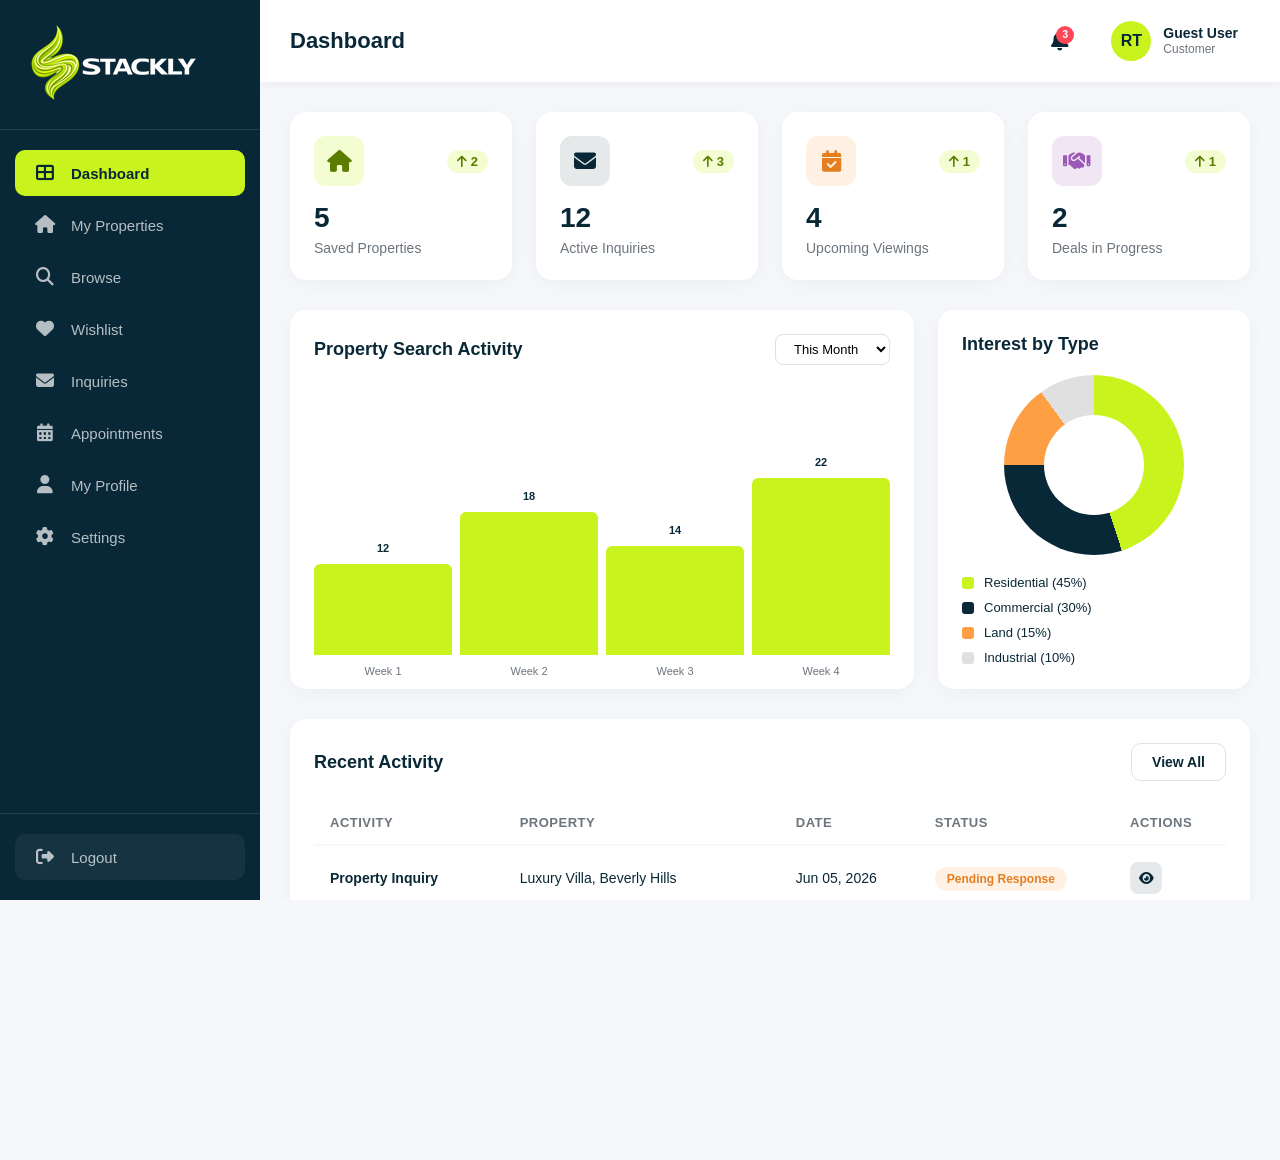
<file: customer-dashboard.html>
<!DOCTYPE html>
<html lang="en">
<head>
    <meta charset="UTF-8">
    <meta name="viewport" content="width=device-width, initial-scale=1.0">
    <title>Real Estate Customer Dashboard</title>
    <link rel="stylesheet" href="https://cdnjs.cloudflare.com/ajax/libs/font-awesome/6.4.0/css/all.min.css">
    <style>
        * {
            margin: 0;
            padding: 0;
            box-sizing: border-box;
            font-family: 'Segoe UI', Tahoma, Geneva, Verdana, sans-serif;
        }

          html,
body {
    width: 100%;
    height: 100%;
    margin: 0;
    padding: 0;
    overflow-x: hidden;
    overflow-y: auto;
}

        :root {
            --primary: #C9F31D;
            --dark: #092837;
            --light: #f5f7fa;
            --white: #ffffff;
            --gray: #6c757d;
            --border: #e0e0e0;
        }

        body {
            background: var(--light);
            color: var(--dark);
            overflow-x: hidden;
        }

        /* ===== SIDEBAR ===== */
        .sidebar {
            width: 260px;
            height: 100dvh;
            background: var(--dark);
            position: fixed;
            left: 0;
            top: 0;
            z-index: 1000;
            transition: all 0.3s ease;
            display: flex;
            flex-direction: column;
        }

        .sidebar.collapsed {
            left: -260px;
        }

        .logo-section {
            padding: 25px 20px;
            border-bottom: 1px solid rgba(255,255,255,0.1);
            display: flex;
            align-items: center;
            gap: 12px;
        }

        .logo-icon {
            width: 42px;
            height: 42px;
            background: var(--primary);
            border-radius: 10px;
            display: flex;
            align-items: center;
            justify-content: center;
            font-size: 20px;
            color: var(--dark);
        }

        .logo-text {
            font-size: 20px;
            font-weight: 700;
            color: var(--white);
            letter-spacing: 0.5px;
        }

        .logo-text span {
            color: var(--primary);
        }

        .nav-menu {
            flex: 1;
            padding: 20px 15px;
            overflow-y: auto;
        }

        .nav-item {
            display: flex;
            align-items: center;
            gap: 14px;
            padding: 14px 18px;
            margin-bottom: 6px;
            border-radius: 10px;
            cursor: pointer;
            transition: all 0.3s ease;
            color: rgba(255,255,255,0.7);
            text-decoration: none;
        }

        .nav-item:hover {
            background: rgba(201,243,29,0.1);
            color: var(--primary);
        }

        .nav-item.active {
            background: var(--primary);
            color: var(--dark);
            font-weight: 600;
        }

        .nav-item i {
            font-size: 18px;
            width: 24px;
            text-align: center;
        }

        .nav-item span {
            font-size: 15px;
        }

        .logout-section {
            padding: 20px 15px;
            border-top: 1px solid rgba(255,255,255,0.1);
        }

        .logout-btn {
            display: flex;
            align-items: center;
            gap: 14px;
            padding: 14px 18px;
            border-radius: 10px;
            cursor: pointer;
            transition: all 0.3s ease;
            color: rgba(255,255,255,0.7);
            background: rgba(255,255,255,0.05);
            border: none;
            width: 100%;
            font-size: 15px;
        }

        .logout-btn:hover {
            background: rgba(220,53,69,0.2);
            color: #ff6b6b;
        }

        .logout-btn i {
            font-size: 18px;
            width: 24px;
            text-align: center;
        }

        /* ===== MAIN CONTENT ===== */
        .main-content {
            margin-left: 260px;
            min-height: 100vh;
            transition: all 0.3s ease;
        }

        .main-content.expanded {
            margin-left: 0;
        }

        /* ===== TOPBAR ===== */
        .topbar {
            background: var(--white);
            padding: 15px 30px;
            display: flex;
            align-items: center;
            justify-content: space-between;
            box-shadow: 0 2px 10px rgba(0,0,0,0.05);
            position: sticky;
            top: 0;
            z-index: 100;
        }

        .topbar-left {
            display: flex;
            align-items: center;
            gap: 20px;
        }

        .hamburger {
            display: none;
            font-size: 22px;
            cursor: pointer;
            color: var(--dark);
            background: none;
            border: none;
            padding: 5px;
        }

        .page-title {
            font-size: 22px;
            font-weight: 700;
            color: var(--dark);
        }

        .topbar-right {
            display: flex;
            align-items: center;
            gap: 20px;
        }

        .search-box {
            position: relative;
        }

        .search-box input {
            padding: 10px 15px 10px 40px;
            border: 1px solid var(--border);
            border-radius: 10px;
            width: 280px;
            outline: none;
            font-size: 14px;
            transition: all 0.3s;
        }

        .search-box input:focus {
            border-color: var(--primary);
            box-shadow: 0 0 0 3px rgba(201,243,29,0.2);
        }

        .search-box i {
            position: absolute;
            left: 14px;
            top: 50%;
            transform: translateY(-50%);
            color: var(--gray);
        }

        .notification {
            position: relative;
            cursor: pointer;
            padding: 10px;
            border-radius: 10px;
            transition: all 0.3s;
        }

        .notification:hover {
            background: var(--light);
        }

        .notification i {
            font-size: 20px;
            color: var(--dark);
        }

        .notification-badge {
            position: absolute;
            top: 5px;
            right: 5px;
            width: 18px;
            height: 18px;
            background: #ff4757;
            color: white;
            font-size: 10px;
            border-radius: 50%;
            display: flex;
            align-items: center;
            justify-content: center;
            font-weight: 600;
        }

        .user-profile {
            display: flex;
            align-items: center;
            gap: 12px;
            cursor: pointer;
            padding: 6px 12px;
            border-radius: 10px;
            transition: all 0.3s;
        }

        .user-profile:hover {
            background: var(--light);
        }

        .user-avatar {
            width: 40px;
            height: 40px;
            border-radius: 50%;
            background: var(--primary);
            display: flex;
            align-items: center;
            justify-content: center;
            font-weight: 700;
            color: var(--dark);
            font-size: 16px;
        }

        .user-info {
            line-height: 1.3;
        }

        .user-name {
            font-weight: 600;
            font-size: 14px;
            color: var(--dark);
        }

        .user-role {
            font-size: 12px;
            color: var(--gray);
        }

        /* ===== CONTENT SECTIONS ===== */
        .content-section {
            display: none;
            padding: 30px;
            animation: fadeIn 0.4s ease;
        }

        .content-section.active {
            display: block;
        }

        @keyframes fadeIn {
            from { opacity: 0; transform: translateY(10px); }
            to { opacity: 1; transform: translateY(0); }
        }

        /* ===== STATS CARDS ===== */
        .stats-grid {
            display: grid;
            grid-template-columns: repeat(4, 1fr);
            gap: 24px;
            margin-bottom: 30px;
        }

        .stat-card {
            background: var(--white);
            border-radius: 16px;
            padding: 24px;
            box-shadow: 0 4px 20px rgba(0,0,0,0.04);
            transition: all 0.3s;
        }

        .stat-card:hover {
            transform: translateY(-4px);
            box-shadow: 0 8px 30px rgba(0,0,0,0.08);
        }

        .stat-header {
            display: flex;
            align-items: center;
            justify-content: space-between;
            margin-bottom: 16px;
        }

        .stat-icon {
            width: 50px;
            height: 50px;
            border-radius: 12px;
            display: flex;
            align-items: center;
            justify-content: center;
            font-size: 22px;
        }

        .stat-icon.green { background: rgba(201,243,29,0.2); color: #5a7d00; }
        .stat-icon.blue { background: rgba(9,40,55,0.1); color: var(--dark); }
        .stat-icon.orange { background: rgba(255,159,67,0.15); color: #e67e22; }
        .stat-icon.purple { background: rgba(155,89,182,0.15); color: #9b59b6; }
        .stat-icon.red { background: rgba(255,71,87,0.1); color: #ff4757; }

        .stat-trend {
            font-size: 13px;
            font-weight: 600;
            padding: 4px 10px;
            border-radius: 20px;
        }

        .stat-trend.up { background: rgba(201,243,29,0.2); color: #5a7d00; }
        .stat-trend.down { background: rgba(255,71,87,0.1); color: #ff4757; }

        .stat-value {
            font-size: 28px;
            font-weight: 700;
            color: var(--dark);
            margin-bottom: 6px;
        }

        .stat-label {
            font-size: 14px;
            color: var(--gray);
        }

        /* ===== CHARTS ROW ===== */
        .charts-row {
            display: grid;
            grid-template-columns: 2fr 1fr;
            gap: 24px;
            margin-bottom: 30px;
        }

        .chart-card {
            background: var(--white);
            border-radius: 16px;
            padding: 24px;
            box-shadow: 0 4px 20px rgba(0,0,0,0.04);
        }

        .chart-header {
            display: flex;
            align-items: center;
            justify-content: space-between;
            margin-bottom: 20px;
        }

        .chart-title {
            font-size: 18px;
            font-weight: 700;
            color: var(--dark);
        }

        .chart-filter {
            padding: 6px 14px;
            border: 1px solid var(--border);
            border-radius: 8px;
            font-size: 13px;
            background: var(--white);
            cursor: pointer;
            outline: none;
        }

        .chart-area {
            height: 280px;
            display: flex;
            align-items: flex-end;
            justify-content: space-around;
            padding: 10px 0;
            gap: 8px;
        }

        .bar {
            flex: 1;
            background: var(--primary);
            border-radius: 6px 6px 0 0;
            transition: all 0.3s;
            position: relative;
            min-width: 30px;
        }

        .bar:hover {
            background: var(--dark);
        }

        .bar-label {
            position: absolute;
            bottom: -22px;
            left: 50%;
            transform: translateX(-50%);
            font-size: 11px;
            color: var(--gray);
            white-space: nowrap;
        }

        .bar-value {
            position: absolute;
            top: -22px;
            left: 50%;
            transform: translateX(-50%);
            font-size: 11px;
            font-weight: 600;
            color: var(--dark);
        }

        .pie-chart {
            width: 180px;
            height: 180px;
            border-radius: 50%;
            background: conic-gradient(
                var(--primary) 0% 45%,
                var(--dark) 45% 75%,
                #ff9f43 75% 90%,
                #e0e0e0 90% 100%
            );
            margin: 20px auto;
            position: relative;
        }

        .pie-chart::after {
            content: '';
            position: absolute;
            top: 50%;
            left: 50%;
            transform: translate(-50%, -50%);
            width: 100px;
            height: 100px;
            background: var(--white);
            border-radius: 50%;
        }

        .pie-legend {
            display: flex;
            flex-direction: column;
            gap: 10px;
            margin-top: 20px;
        }

        .legend-item {
            display: flex;
            align-items: center;
            gap: 10px;
            font-size: 13px;
        }

        .legend-dot {
            width: 12px;
            height: 12px;
            border-radius: 3px;
        }

        /* ===== TABLE ===== */
        .table-card {
            background: var(--white);
            border-radius: 16px;
            padding: 24px;
            box-shadow: 0 4px 20px rgba(0,0,0,0.04);
        }

        .table-header {
            display: flex;
            align-items: center;
            justify-content: space-between;
            margin-bottom: 20px;
        }

        .btn-primary {
            padding: 10px 20px;
            background: var(--primary);
            color: var(--dark);
            border: none;
            border-radius: 10px;
            font-weight: 600;
            font-size: 14px;
            cursor: pointer;
            transition: all 0.3s;
        }

        .btn-primary:hover {
            background: #b8e018;
            transform: translateY(-2px);
        }

        .btn-outline {
            padding: 10px 20px;
            background: transparent;
            color: var(--dark);
            border: 1px solid var(--border);
            border-radius: 10px;
            font-weight: 600;
            font-size: 14px;
            cursor: pointer;
            transition: all 0.3s;
        }

        .btn-outline:hover {
            border-color: var(--primary);
            color: var(--dark);
            background: rgba(201,243,29,0.1);
        }

        .data-table {
            width: 100%;
            border-collapse: collapse;
        }

        .data-table th {
            text-align: left;
            padding: 14px 16px;
            font-size: 13px;
            font-weight: 600;
            color: var(--gray);
            text-transform: uppercase;
            letter-spacing: 0.5px;
            border-bottom: 2px solid var(--light);
        }

        .data-table td {
            padding: 16px;
            font-size: 14px;
            border-bottom: 1px solid var(--light);
            vertical-align: middle;
        }

        .data-table tr:hover td {
            background: rgba(201,243,29,0.05);
        }

        .property-img {
            width: 60px;
            height: 45px;
            border-radius: 8px;
            object-fit: cover;
        }

        .property-info {
            display: flex;
            align-items: center;
            gap: 12px;
        }

        .property-name {
            font-weight: 600;
            color: var(--dark);
        }

        .property-location {
            font-size: 12px;
            color: var(--gray);
        }

        .status-badge {
            padding: 5px 12px;
            border-radius: 20px;
            font-size: 12px;
            font-weight: 600;
        }

        .status-badge.active { background: rgba(201,243,29,0.2); color: #5a7d00; }
        .status-badge.pending { background: rgba(255,159,67,0.15); color: #e67e22; }
        .status-badge.sold { background: rgba(255,71,87,0.1); color: #ff4757; }
        .status-badge.approved { background: rgba(201,243,29,0.2); color: #5a7d00; }
        .status-badge.rejected { background: rgba(255,71,87,0.1); color: #ff4757; }
        .status-badge.under-review { background: rgba(255,159,67,0.15); color: #e67e22; }

        .action-btns {
            display: flex;
            gap: 8px;
        }

        .action-btn {
            width: 32px;
            height: 32px;
            border-radius: 8px;
            border: none;
            cursor: pointer;
            display: flex;
            align-items: center;
            justify-content: center;
            transition: all 0.3s;
            font-size: 13px;
        }

        .action-btn.edit { background: rgba(201,243,29,0.2); color: #5a7d00; }
        .action-btn.delete { background: rgba(255,71,87,0.1); color: #ff4757; }
        .action-btn.view { background: rgba(9,40,55,0.1); color: var(--dark); }
        .action-btn.message { background: rgba(155,89,182,0.15); color: #9b59b6; }

        .action-btn:hover {
            transform: scale(1.1);
        }

        /* ===== SECTION CONTENT STYLES ===== */
        .section-header {
            display: flex;
            align-items: center;
            justify-content: space-between;
            margin-bottom: 24px;
        }

        .section-title {
            font-size: 24px;
            font-weight: 700;
            color: var(--dark);
        }

        .cards-grid {
            display: grid;
            grid-template-columns: repeat(3, 1fr);
            gap: 24px;
            margin-bottom: 30px;
        }

        .info-card {
            background: var(--white);
            border-radius: 16px;
            padding: 24px;
            box-shadow: 0 4px 20px rgba(0,0,0,0.04);
            text-align: center;
        }

        .info-card-icon {
            width: 60px;
            height: 60px;
            border-radius: 14px;
            display: flex;
            align-items: center;
            justify-content: center;
            font-size: 26px;
            margin: 0 auto 16px;
        }

        .info-card h3 {
            font-size: 32px;
            font-weight: 700;
            color: var(--dark);
            margin-bottom: 6px;
        }

        .info-card p {
            font-size: 14px;
            color: var(--gray);
        }

        .form-card {
            background: var(--white);
            border-radius: 16px;
            padding: 30px;
            box-shadow: 0 4px 20px rgba(0,0,0,0.04);
            max-width: 700px;
        }

        .form-group {
            margin-bottom: 20px;
        }

        .form-group label {
            display: block;
            font-size: 14px;
            font-weight: 600;
            color: var(--dark);
            margin-bottom: 8px;
        }

        .form-group input,
        .form-group select,
        .form-group textarea {
            width: 100%;
            padding: 12px 16px;
            border: 1px solid var(--border);
            border-radius: 10px;
            font-size: 14px;
            outline: none;
            transition: all 0.3s;
        }

        .form-group input:focus,
        .form-group select:focus,
        .form-group textarea:focus {
            border-color: var(--primary);
            box-shadow: 0 0 0 3px rgba(201,243,29,0.2);
        }

        .form-row {
            display: grid;
            grid-template-columns: 1fr 1fr;
            gap: 20px;
        }

        .settings-item {
            display: flex;
            align-items: center;
            justify-content: space-between;
            padding: 20px 0;
            border-bottom: 1px solid var(--light);
        }

        .settings-item:last-child {
            border-bottom: none;
        }

        .settings-info h4 {
            font-size: 15px;
            font-weight: 600;
            color: var(--dark);
            margin-bottom: 4px;
        }

        .settings-info p {
            font-size: 13px;
            color: var(--gray);
        }

        .toggle-switch {
            width: 50px;
            height: 26px;
            background: var(--border);
            border-radius: 13px;
            position: relative;
            cursor: pointer;
            transition: all 0.3s;
        }

        .toggle-switch.active {
            background: var(--primary);
        }

        .toggle-switch::after {
            content: '';
            position: absolute;
            width: 22px;
            height: 22px;
            background: var(--white);
            border-radius: 50%;
            top: 2px;
            left: 2px;
            transition: all 0.3s;
            box-shadow: 0 2px 4px rgba(0,0,0,0.1);
        }

        .toggle-switch.active::after {
            left: 26px;
        }

        /* ===== PROPERTY GRID ===== */
        .property-grid {
            display: grid;
            grid-template-columns: repeat(3, 1fr);
            gap: 24px;
            margin-bottom: 30px;
        }

        .property-card {
            background: var(--white);
            border-radius: 16px;
            overflow: hidden;
            box-shadow: 0 4px 20px rgba(0,0,0,0.04);
            transition: all 0.3s;
        }

        .property-card:hover {
            transform: translateY(-6px);
            box-shadow: 0 12px 40px rgba(0,0,0,0.1);
        }

        .property-card-img {
            width: 100%;
            height: 180px;
            object-fit: cover;
        }

        .property-card-body {
            padding: 20px;
        }

        .property-card-price {
            font-size: 20px;
            font-weight: 700;
            color: var(--dark);
            margin-bottom: 6px;
        }

        .property-card-title {
            font-size: 16px;
            font-weight: 600;
            color: var(--dark);
            margin-bottom: 8px;
        }

        .property-card-location {
            font-size: 13px;
            color: var(--gray);
            margin-bottom: 12px;
            display: flex;
            align-items: center;
            gap: 6px;
        }

        .property-card-features {
            display: flex;
            gap: 16px;
            margin-bottom: 16px;
            padding-bottom: 16px;
            border-bottom: 1px solid var(--light);
        }

        .property-card-feature {
            display: flex;
            align-items: center;
            gap: 6px;
            font-size: 13px;
            color: var(--gray);
        }

        .property-card-footer {
            display: flex;
            align-items: center;
            justify-content: space-between;
        }

        .property-card-agent {
            display: flex;
            align-items: center;
            gap: 8px;
        }

        .agent-avatar {
            width: 32px;
            height: 32px;
            border-radius: 50%;
            background: var(--primary);
            display: flex;
            align-items: center;
            justify-content: center;
            font-weight: 600;
            font-size: 12px;
            color: var(--dark);
        }

        .agent-name {
            font-size: 13px;
            font-weight: 600;
            color: var(--dark);
        }

        .property-card-actions {
            display: flex;
            gap: 8px;
        }

        .property-card-btn {
            width: 36px;
            height: 36px;
            border-radius: 8px;
            border: none;
            cursor: pointer;
            display: flex;
            align-items: center;
            justify-content: center;
            transition: all 0.3s;
            font-size: 14px;
        }

        .property-card-btn.favorite {
            background: rgba(255,71,87,0.1);
            color: #ff4757;
        }

        .property-card-btn.favorite:hover {
            background: #ff4757;
            color: white;
        }

        .property-card-btn.view {
            background: var(--primary);
            color: var(--dark);
        }

        .property-card-btn.view:hover {
            background: var(--dark);
            color: var(--primary);
        }

        /* ===== MESSAGES / INQUIRIES ===== */
        .message-list {
            display: flex;
            flex-direction: column;
            gap: 12px;
        }

        .message-item {
            display: flex;
            align-items: center;
            gap: 16px;
            padding: 18px;
            background: var(--white);
            border-radius: 14px;
            box-shadow: 0 2px 10px rgba(0,0,0,0.03);
            transition: all 0.3s;
            cursor: pointer;
        }

        .message-item:hover {
            transform: translateX(4px);
            box-shadow: 0 4px 20px rgba(0,0,0,0.06);
        }

        .message-avatar {
            width: 48px;
            height: 48px;
            border-radius: 50%;
            background: var(--primary);
            display: flex;
            align-items: center;
            justify-content: center;
            font-weight: 700;
            color: var(--dark);
            font-size: 16px;
            flex-shrink: 0;
        }

        .message-content {
            flex: 1;
            min-width: 0;
        }

        .message-content h4 {
            font-size: 15px;
            font-weight: 600;
            color: var(--dark);
            margin-bottom: 4px;
        }

        .message-content p {
            font-size: 13px;
            color: var(--gray);
            white-space: nowrap;
            overflow: hidden;
            text-overflow: ellipsis;
        }

        .message-meta {
            text-align: right;
            flex-shrink: 0;
        }

        .message-time {
            font-size: 12px;
            color: var(--gray);
        }

        .message-count {
            display: inline-block;
            width: 20px;
            height: 20px;
            background: var(--primary);
            color: var(--dark);
            border-radius: 50%;
            font-size: 11px;
            font-weight: 700;
            display: flex;
            align-items: center;
            justify-content: center;
            margin-top: 6px;
            margin-left: auto;
        }

        /* ===== WISHLIST / FAVORITES ===== */
        .wishlist-grid {
            display: grid;
            grid-template-columns: repeat(3, 1fr);
            gap: 24px;
            margin-bottom: 30px;
        }

        .wishlist-card {
            background: var(--white);
            border-radius: 16px;
            overflow: hidden;
            box-shadow: 0 4px 20px rgba(0,0,0,0.04);
            transition: all 0.3s;
            position: relative;
        }

        .wishlist-card:hover {
            transform: translateY(-6px);
            box-shadow: 0 12px 40px rgba(0,0,0,0.1);
        }

        .wishlist-remove {
            position: absolute;
            top: 12px;
            right: 12px;
            width: 32px;
            height: 32px;
            border-radius: 50%;
            background: rgba(255,255,255,0.9);
            border: none;
            cursor: pointer;
            display: flex;
            align-items: center;
            justify-content: center;
            color: #ff4757;
            font-size: 14px;
            transition: all 0.3s;
        }

        .wishlist-remove:hover {
            background: #ff4757;
            color: white;
        }

        /* ===== APPOINTMENT CARDS ===== */
        .appointment-list {
            display: flex;
            flex-direction: column;
            gap: 16px;
        }

        .appointment-card {
            background: var(--white);
            border-radius: 16px;
            padding: 24px;
            box-shadow: 0 4px 20px rgba(0,0,0,0.04);
            display: flex;
            align-items: center;
            gap: 20px;
            transition: all 0.3s;
        }

        .appointment-card:hover {
            box-shadow: 0 8px 30px rgba(0,0,0,0.08);
        }

        .appointment-date {
            width: 70px;
            height: 70px;
            background: var(--primary);
            border-radius: 14px;
            display: flex;
            flex-direction: column;
            align-items: center;
            justify-content: center;
            flex-shrink: 0;
        }

        .appointment-date .day {
            font-size: 24px;
            font-weight: 700;
            color: var(--dark);
        }

        .appointment-date .month {
            font-size: 12px;
            font-weight: 600;
            color: var(--dark);
            text-transform: uppercase;
        }

        .appointment-info {
            flex: 1;
        }

        .appointment-info h4 {
            font-size: 16px;
            font-weight: 600;
            color: var(--dark);
            margin-bottom: 6px;
        }

        .appointment-info p {
            font-size: 13px;
            color: var(--gray);
            margin-bottom: 4px;
        }

        .appointment-actions {
            display: flex;
            gap: 10px;
        }

        /* ===== PROFILE SECTION ===== */
        .profile-header {
            background: var(--white);
            border-radius: 16px;
            padding: 40px;
            box-shadow: 0 4px 20px rgba(0,0,0,0.04);
            display: flex;
            align-items: center;
            gap: 30px;
            margin-bottom: 30px;
        }

        .profile-avatar-large {
            width: 100px;
            height: 100px;
            border-radius: 50%;
            background: var(--primary);
            display: flex;
            align-items: center;
            justify-content: center;
            font-size: 40px;
            font-weight: 700;
            color: var(--dark);
            flex-shrink: 0;
        }

        .profile-details h2 {
            font-size: 24px;
            font-weight: 700;
            color: var(--dark);
            margin-bottom: 8px;
        }

        .profile-details p {
            font-size: 14px;
            color: var(--gray);
            margin-bottom: 4px;
        }

        .profile-stats {
            display: flex;
            gap: 30px;
            margin-top: 16px;
        }

        .profile-stat {
            text-align: center;
        }

        .profile-stat h3 {
            font-size: 20px;
            font-weight: 700;
            color: var(--dark);
        }

        .profile-stat p {
            font-size: 12px;
            color: var(--gray);
        }

        /* ===== RESPONSIVE ===== */
        @media (max-width: 1200px) {
            .stats-grid { grid-template-columns: repeat(2, 1fr); }
            .charts-row { grid-template-columns: 1fr; }
            .cards-grid { grid-template-columns: repeat(2, 1fr); }
            .property-grid { grid-template-columns: repeat(2, 1fr); }
            .wishlist-grid { grid-template-columns: repeat(2, 1fr); }
        }

        @media (max-width: 992px) {
            .sidebar { left: -260px; }
            .sidebar.open { left: 0; }
            .main-content { margin-left: 0; }
            .hamburger { display: block; }
            .search-box input { width: 200px; }
            .overlay {
                display: none;
                position: fixed;
                top: 0; left: 0; right: 0; bottom: 0;
                background: rgba(0,0,0,0.4);
                z-index: 999;
            }
            .overlay.show { display: block; }
        }

        @media (max-width: 768px) {
            .stats-grid { grid-template-columns: 1fr; }
            .cards-grid { grid-template-columns: 1fr; }
            .form-row { grid-template-columns: 1fr; }
            .topbar { padding: 12px 16px; }
            .content-section { padding: 16px; }
            .search-box { display: none; }
            .user-info { display: none; }
            .data-table { display: block; overflow-x: auto; }
            .property-grid { grid-template-columns: 1fr; }
            .wishlist-grid { grid-template-columns: 1fr; }
            .profile-header { flex-direction: column; text-align: center; }
            .appointment-card { flex-direction: column; text-align: center; }
            .appointment-actions { width: 100%; justify-content: center; }
        }

        /* ===== SCROLLBAR ===== */
        ::-webkit-scrollbar { width: 6px; }
        ::-webkit-scrollbar-track { background: transparent; }
        ::-webkit-scrollbar-thumb { background: rgba(9,40,55,0.2); border-radius: 3px; }
        ::-webkit-scrollbar-thumb:hover { background: rgba(9,40,55,0.4); }
    </style>
</head>
<body>

    <!-- Overlay for mobile -->
    <div class="overlay" id="overlay"></div>

    <!-- ===== SIDEBAR ===== -->
    <aside class="sidebar" id="sidebar">
        <div class="logo-section">
    <a href="index.html">
        <img src="images/logo-new.webp" alt="Logo" class="sidebar-logo">
    </a>
</div>

        <nav class="nav-menu">
            <div class="nav-item active" data-section="dashboard">
                <i class="fas fa-th-large"></i>
                <span>Dashboard</span>
            </div>
            <div class="nav-item" data-section="my-properties">
                <i class="fas fa-home"></i>
                <span>My Properties</span>
            </div>
            <div class="nav-item" data-section="browse">
                <i class="fas fa-search"></i>
                <span>Browse</span>
            </div>
            <div class="nav-item" data-section="wishlist">
                <i class="fas fa-heart"></i>
                <span>Wishlist</span>
            </div>
            <div class="nav-item" data-section="inquiries">
                <i class="fas fa-envelope"></i>
                <span>Inquiries</span>
            </div>
            <div class="nav-item" data-section="appointments">
                <i class="fas fa-calendar-alt"></i>
                <span>Appointments</span>
            </div>

            <div class="nav-item" data-section="profile">
                <i class="fas fa-user"></i>
                <span>My Profile</span>
            </div>
            <div class="nav-item" data-section="settings">
                <i class="fas fa-cog"></i>
                <span>Settings</span>
            </div>
        </nav>

        <div class="logout-section">
            <button class="logout-btn" onclick="handleLogout()">
                <i class="fas fa-sign-out-alt"></i>
                <span>Logout</span>
            </button>
        </div>
    </aside>

    <!-- ===== MAIN CONTENT ===== -->
    <main class="main-content" id="mainContent">
        <!-- Topbar -->
        <div class="topbar">
            <div class="topbar-left">
                <button class="hamburger" id="hamburger"><i class="fas fa-bars"></i></button>
                <h1 class="page-title" id="pageTitle">Dashboard</h1>
            </div>
            <div class="topbar-right">
                <div class="notification">
                    <i class="fas fa-bell"></i>
                    <span class="notification-badge">3</span>
                </div>
                <div class="user-profile">
                    <div class="user-avatar">RT</div>
                    <div class="user-info">
                       <div class="user-name" id="userEmailDisplay"></div>
                        <div class="user-role">Customer</div>
                    </div>
                </div>
            </div>
        </div>

        <!-- ===== DASHBOARD SECTION ===== -->
        <section class="content-section active" id="dashboard">
            <div class="stats-grid">
                <div class="stat-card">
                    <div class="stat-header">
                        <div class="stat-icon green"><i class="fas fa-home"></i></div>
                        <span class="stat-trend up"><i class="fas fa-arrow-up"></i> 2</span>
                    </div>
                    <div class="stat-value">5</div>
                    <div class="stat-label">Saved Properties</div>
                </div>
                <div class="stat-card">
                    <div class="stat-header">
                        <div class="stat-icon blue"><i class="fas fa-envelope"></i></div>
                        <span class="stat-trend up"><i class="fas fa-arrow-up"></i> 3</span>
                    </div>
                    <div class="stat-value">12</div>
                    <div class="stat-label">Active Inquiries</div>
                </div>
                <div class="stat-card">
                    <div class="stat-header">
                        <div class="stat-icon orange"><i class="fas fa-calendar-check"></i></div>
                        <span class="stat-trend up"><i class="fas fa-arrow-up"></i> 1</span>
                    </div>
                    <div class="stat-value">4</div>
                    <div class="stat-label">Upcoming Viewings</div>
                </div>
                <div class="stat-card">
                    <div class="stat-header">
                        <div class="stat-icon purple"><i class="fas fa-handshake"></i></div>
                        <span class="stat-trend up"><i class="fas fa-arrow-up"></i> 1</span>
                    </div>
                    <div class="stat-value">2</div>
                    <div class="stat-label">Deals in Progress</div>
                </div>
            </div>

            <div class="charts-row">
                <div class="chart-card">
                    <div class="chart-header">
                        <h3 class="chart-title">Property Search Activity</h3>
                        <select class="chart-filter">
                            <option>This Month</option>
                            <option>Last Month</option>
                        </select>
                    </div>
                    <div class="chart-area">
                        <div class="bar" style="height: 35%;"><span class="bar-value">12</span><span class="bar-label">Week 1</span></div>
                        <div class="bar" style="height: 55%;"><span class="bar-value">18</span><span class="bar-label">Week 2</span></div>
                        <div class="bar" style="height: 42%;"><span class="bar-value">14</span><span class="bar-label">Week 3</span></div>
                        <div class="bar" style="height: 68%;"><span class="bar-value">22</span><span class="bar-label">Week 4</span></div>
                    </div>
                </div>
                <div class="chart-card">
                    <div class="chart-header">
                        <h3 class="chart-title">Interest by Type</h3>
                    </div>
                    <div class="pie-chart"></div>
                    <div class="pie-legend">
                        <div class="legend-item"><div class="legend-dot" style="background: var(--primary);"></div> Residential (45%)</div>
                        <div class="legend-item"><div class="legend-dot" style="background: var(--dark);"></div> Commercial (30%)</div>
                        <div class="legend-item"><div class="legend-dot" style="background: #ff9f43;"></div> Land (15%)</div>
                        <div class="legend-item"><div class="legend-dot" style="background: #e0e0e0;"></div> Industrial (10%)</div>
                    </div>
                </div>
            </div>

            <!-- Recent Activity -->
            <div class="table-card">
                <div class="table-header">
                    <h3 class="chart-title">Recent Activity</h3>
                    <button class="btn-outline" onclick="window.location.href='404.html'">
    View All
</button>
                </div>
                <table class="data-table">
                    <thead>
                        <tr>
                            <th>Activity</th>
                            <th>Property</th>
                            <th>Date</th>
                            <th>Status</th>
                            <th>Actions</th>
                        </tr>
                    </thead>
                    <tbody>
                        <tr>
                            <td><strong>Property Inquiry</strong></td>
                            <td>Luxury Villa, Beverly Hills</td>
                            <td>Jun 05, 2026</td>
                            <td><span class="status-badge pending">Pending Response</span></td>
                            <td>
                                <div class="action-btns">
                                    <button class="action-btn view" onclick="window.location.href='404.html'">
    <i class="fas fa-eye"></i>
</button>
                                </div>
                            </td>
                        </tr>
                        <tr>
                            <td><strong>Viewing Scheduled</strong></td>
                            <td>Modern Apartment, Manhattan</td>
                            <td>Jun 03, 2026</td>
                            <td><span class="status-badge active">Confirmed</span></td>
                            <td>
                                <div class="action-btns">
                                    <button class="action-btn view" onclick="window.location.href='404.html'">
    <i class="fas fa-eye"></i>
</button>
                                </div>
                            </td>
                        </tr>
                        <tr>
                            <td><strong>Offer Submitted</strong></td>
                            <td>Beach House, Miami Beach</td>
                            <td>May 28, 2026</td>
                            <td><span class="status-badge under-review">Under Review</span></td>
                            <td>
                                <div class="action-btns">
                                    <button class="action-btn view" onclick="window.location.href='404.html'">
    <i class="fas fa-eye"></i>
</button>
                                </div>
                            </td>
                        </tr>
                        <tr>
                            <td><strong>Property Saved</strong></td>
                            <td>Penthouse Suite, San Francisco</td>
                            <td>May 25, 2026</td>
                            <td><span class="status-badge active">Saved</span></td>
                            <td>
                                <div class="action-btns">
                                    <button class="action-btn view" onclick="window.location.href='404.html'">
    <i class="fas fa-eye"></i>
</button>
                                </div>
                            </td>
                        </tr>
                    </tbody>
                </table>
            </div>
        </section>

        <!-- ===== MY PROPERTIES SECTION ===== -->
        <section class="content-section" id="my-properties">
            <div class="section-header">
                <h2 class="section-title">My Properties</h2>
                <button class="btn-primary" onclick="window.location.href='404.html'">
    <i class="fas fa-plus"></i> List New Property
</button>
            </div>
            <div class="property-grid">
                <div class="property-card">
                    <img src="images/resource/blog-thumb1.webp" class="property-card-img" alt="Property">
                    <div class="property-card-body">
                        <div class="property-card-price">$1,250,000</div>
                        <div class="property-card-title">Luxury Villa</div>
                        <div class="property-card-location"><i class="fas fa-map-marker-alt"></i> Beverly Hills, CA</div>
                        <div class="property-card-features">
                            <div class="property-card-feature"><i class="fas fa-bed"></i> 5 Beds</div>
                            <div class="property-card-feature"><i class="fas fa-bath"></i> 4 Baths</div>
                            <div class="property-card-feature"><i class="fas fa-ruler-combined"></i> 4,200 sqft</div>
                        </div>
                        <div class="property-card-footer">
                            <div class="property-card-agent">
                                <div class="agent-avatar">SJ</div>
                                <div class="agent-name">Sarah Johnson</div>
                            </div>
                            <div class="property-card-actions">
                                <button class="property-card-btn favorite" onclick="window.location.href='404.html'">
    <i class="fas fa-heart"></i>
</button>

<button class="property-card-btn view" onclick="window.location.href='404.html'">
    <i class="fas fa-eye"></i>
</button>
                            </div>
                        </div>
                    </div>
                </div>
                <div class="property-card">
                    <img src="images/resource/blog-thumb2.webp" class="property-card-img" alt="Property">
                    <div class="property-card-body">
                        <div class="property-card-price">$680,000</div>
                        <div class="property-card-title">Modern Apartment</div>
                        <div class="property-card-location"><i class="fas fa-map-marker-alt"></i> Manhattan, NY</div>
                        <div class="property-card-features">
                            <div class="property-card-feature"><i class="fas fa-bed"></i> 3 Beds</div>
                            <div class="property-card-feature"><i class="fas fa-bath"></i> 2 Baths</div>
                            <div class="property-card-feature"><i class="fas fa-ruler-combined"></i> 1,800 sqft</div>
                        </div>
                        <div class="property-card-footer">
                            <div class="property-card-agent">
                                <div class="agent-avatar" style="background:var(--dark);color:var(--primary);">MC</div>
                                <div class="agent-name">Michael Chen</div>
                            </div>
                            <div class="property-card-actions">
                                <button class="property-card-btn favorite" onclick="window.location.href='404.html'">
    <i class="fas fa-heart"></i>
</button>

<button class="property-card-btn view" onclick="window.location.href='404.html'">
    <i class="fas fa-eye"></i>
</button>
                            </div>
                        </div>
                    </div>
                </div>
                <div class="property-card">
                    <img src="images/resource/blog-thumb3.webp" class="property-card-img" alt="Property">
                    <div class="property-card-body">
                        <div class="property-card-price">$2,100,000</div>
                        <div class="property-card-title">Beach House</div>
                        <div class="property-card-location"><i class="fas fa-map-marker-alt"></i> Miami Beach, FL</div>
                        <div class="property-card-features">
                            <div class="property-card-feature"><i class="fas fa-bed"></i> 4 Beds</div>
                            <div class="property-card-feature"><i class="fas fa-bath"></i> 3 Baths</div>
                            <div class="property-card-feature"><i class="fas fa-ruler-combined"></i> 3,500 sqft</div>
                        </div>
                        <div class="property-card-footer">
                            <div class="property-card-agent">
                                <div class="agent-avatar" style="background:#9b59b6;color:white;">JW</div>
                                <div class="agent-name">James Wilson</div>
                            </div>
                            <div class="property-card-actions">
                                <button class="property-card-btn favorite" onclick="window.location.href='404.html'">
    <i class="fas fa-heart"></i>
</button>

<button class="property-card-btn view" onclick="window.location.href='404.html'">
    <i class="fas fa-eye"></i>
</button>
                            </div>
                        </div>
                    </div>
                </div>
            </div>
        </section>

        <!-- ===== BROWSE SECTION ===== -->
        <section class="content-section" id="browse">
            <div class="section-header">
                <h2 class="section-title">Browse Properties</h2>
            </div>
            <div class="property-grid">
                <div class="property-card">
                    <img src="images/resource/blog1-1.webp" class="property-card-img" alt="Property">
                    <div class="property-card-body">
                        <div class="property-card-price">$3,400,000</div>
                        <div class="property-card-title">Office Complex</div>
                        <div class="property-card-location"><i class="fas fa-map-marker-alt"></i> Chicago, IL</div>
                        <div class="property-card-features">
                            <div class="property-card-feature"><i class="fas fa-building"></i> Commercial</div>
                            <div class="property-card-feature"><i class="fas fa-ruler-combined"></i> 12,000 sqft</div>
                        </div>
                        <div class="property-card-footer">
                            <div class="property-card-agent">
                                <div class="agent-avatar" style="background:#ff9f43;color:white;">ED</div>
                                <div class="agent-name">Emily Davis</div>
                            </div>
                            <div class="property-card-actions">
                                <button class="property-card-btn favorite" onclick="window.location.href='404.html'">
    <i class="fas fa-heart"></i>
</button>

<button class="property-card-btn view" onclick="window.location.href='404.html'">
    <i class="fas fa-eye"></i>
</button>
                            </div>
                        </div>
                    </div>
                </div>
                <div class="property-card">
                    <img src="images/resource/blog1-2.webp" class="property-card-img" alt="Property">
                    <div class="property-card-body">
                        <div class="property-card-price">$4,500,000</div>
                        <div class="property-card-title">Penthouse Suite</div>
                        <div class="property-card-location"><i class="fas fa-map-marker-alt"></i> San Francisco, CA</div>
                        <div class="property-card-features">
                            <div class="property-card-feature"><i class="fas fa-bed"></i> 3 Beds</div>
                            <div class="property-card-feature"><i class="fas fa-bath"></i> 3 Baths</div>
                            <div class="property-card-feature"><i class="fas fa-ruler-combined"></i> 2,800 sqft</div>
                        </div>
                        <div class="property-card-footer">
                            <div class="property-card-agent">
                                <div class="agent-avatar">SJ</div>
                                <div class="agent-name">Sarah Johnson</div>
                            </div>
                            <div class="property-card-actions">
                                <button class="property-card-btn favorite" onclick="window.location.href='404.html'">
    <i class="fas fa-heart"></i>
</button>

<button class="property-card-btn view" onclick="window.location.href='404.html'">
    <i class="fas fa-eye"></i>
</button>
                            </div>
                        </div>
                    </div>
                </div>
                <div class="property-card">
                    <img src="images/resource/blog1-b1.webp" class="property-card-img" alt="Property">
                    <div class="property-card-body">
                        <div class="property-card-price">$1,800,000</div>
                        <div class="property-card-title">Retail Space</div>
                        <div class="property-card-location"><i class="fas fa-map-marker-alt"></i> Austin, TX</div>
                        <div class="property-card-features">
                            <div class="property-card-feature"><i class="fas fa-building"></i> Commercial</div>
                            <div class="property-card-feature"><i class="fas fa-ruler-combined"></i> 5,500 sqft</div>
                        </div>
                        <div class="property-card-footer">
                            <div class="property-card-agent">
                                <div class="agent-avatar" style="background:var(--dark);color:var(--primary);">MC</div>
                                <div class="agent-name">Michael Chen</div>
                            </div>
                            <div class="property-card-actions">
                                <button class="property-card-btn favorite" onclick="window.location.href='404.html'">
    <i class="fas fa-heart"></i>
</button>

<button class="property-card-btn view" onclick="window.location.href='404.html'">
    <i class="fas fa-eye"></i>
</button>
                            </div>
                        </div>
                    </div>
                </div>
            </div>
        </section>

        <!-- ===== WISHLIST SECTION ===== -->
        <section class="content-section" id="wishlist">
            <div class="section-header">
                <h2 class="section-title">My Wishlist</h2>
                <button class="btn-outline" onclick="window.location.href='404.html'">
    <i class="fas fa-share-alt"></i> Share Wishlist
</button>
            </div>
            <div class="wishlist-grid">
                <div class="wishlist-card">
                    <button class="wishlist-remove" onclick="window.location.href='404.html'">
    <i class="fas fa-times"></i>
</button>
                    <img src="images/resource/gallary-h1-3.webp" class="property-card-img" alt="Property">
                    <div class="property-card-body">
                        <div class="property-card-price">$1,250,000</div>
                        <div class="property-card-title">Luxury Villa</div>
                        <div class="property-card-location"><i class="fas fa-map-marker-alt"></i> Beverly Hills, CA</div>
                        <div class="property-card-features">
                            <div class="property-card-feature"><i class="fas fa-bed"></i> 5 Beds</div>
                            <div class="property-card-feature"><i class="fas fa-bath"></i> 4 Baths</div>
                        </div>
                        <div class="property-card-footer">
                            <span class="status-badge active">Available</span>
                           <button class="btn-primary" style="padding:8px 16px;font-size:12px;"
        onclick="window.location.href='404.html'">
    Inquire
</button>
                        </div>
                    </div>
                </div>
                <div class="wishlist-card">
                    <button class="wishlist-remove" onclick="window.location.href='404.html'">
    <i class="fas fa-times"></i>
</button>
                    <img src="images/resource/gallary-h1-4.webp" class="property-card-img" alt="Property">
                    <div class="property-card-body">
                        <div class="property-card-price">$4,500,000</div>
                        <div class="property-card-title">Penthouse Suite</div>
                        <div class="property-card-location"><i class="fas fa-map-marker-alt"></i> San Francisco, CA</div>
                        <div class="property-card-features">
                            <div class="property-card-feature"><i class="fas fa-bed"></i> 3 Beds</div>
                            <div class="property-card-feature"><i class="fas fa-bath"></i> 3 Baths</div>
                        </div>
                        <div class="property-card-footer">
                            <span class="status-badge active">Available</span>
                           <button class="btn-primary" style="padding:8px 16px;font-size:12px;"
        onclick="window.location.href='404.html'">
    Inquire
</button>
                        </div>
                    </div>
                </div>
                <div class="wishlist-card">
                    <button class="wishlist-remove" onclick="window.location.href='404.html'">
    <i class="fas fa-times"></i>
</button>
                    <img src="images/resource/gallary-h1-5.webp" class="property-card-img" alt="Property">
                    <div class="property-card-body">
                        <div class="property-card-price">$2,100,000</div>
                        <div class="property-card-title">Beach House</div>
                        <div class="property-card-location"><i class="fas fa-map-marker-alt"></i> Miami Beach, FL</div>
                        <div class="property-card-features">
                            <div class="property-card-feature"><i class="fas fa-bed"></i> 4 Beds</div>
                            <div class="property-card-feature"><i class="fas fa-bath"></i> 3 Baths</div>
                        </div>
                        <div class="property-card-footer">
                            <span class="status-badge pending">Under Offer</span>
                           <button class="btn-primary" style="padding:8px 16px;font-size:12px;"
        onclick="window.location.href='404.html'">
    Inquire
</button>
                        </div>
                    </div>
                </div>
            </div>
        </section>

        <!-- ===== INQUIRIES SECTION ===== -->
<section class="content-section" id="inquiries">
    
    <div class="section-header">
        <h2 class="section-title">My Inquiries</h2>
        <button class="btn-primary" onclick="window.location.href='404.html'">
    <i class="fas fa-plus"></i> New Inquiry
</button>   
    </div>

    <!-- Stats Cards -->
    <div class="cards-grid">

        <div class="info-card">
            <div class="info-card-icon"
                style="background: rgba(201,243,29,0.2); color:#5a7d00;">
                <i class="fas fa-paper-plane"></i>
            </div>
            <h3>12</h3>
            <p>Total Inquiries</p>
        </div>

        <div class="info-card">
            <div class="info-card-icon"
                style="background: rgba(9,40,55,0.1); color:var(--dark);">
                <i class="fas fa-reply"></i>
            </div>
            <h3>8</h3>
            <p>Responded</p>
        </div>

        <div class="info-card">
            <div class="info-card-icon"
                style="background: rgba(255,159,67,0.15); color:#e67e22;">
                <i class="fas fa-clock"></i>
            </div>
            <h3>4</h3>
            <p>Pending</p>
        </div>

    </div>

    <!-- Search & Filter -->
    <div class="table-card">

        <table class="data-table">

            <thead>
                <tr>
                    <th>Property</th>
                    <th>Agent</th>
                    <th>Message</th>
                    <th>Date</th>
                    <th>Status</th>
                    <th>Actions</th>
                </tr>
            </thead>

            <tbody>

                <tr>
                    <td>
                        <div class="property-info">
                            <img src="images/resource/ap-1.webp"
                                 class="property-img">
                            <div>
                                <div class="property-name">Luxury Villa</div>
                                <div class="property-location">
                                    Beverly Hills, CA
                                </div>
                            </div>
                        </div>
                    </td>
                    <td>Sarah Johnson</td>
                    <td>Interested in scheduling a viewing.</td>
                    <td>Jun 05, 2026</td>
                    <td>
                        <span class="status-badge pending">
                            Pending
                        </span>
                    </td>
                    <td>
                        <div class="action-btns">
                           <button class="action-btn view" onclick="window.location.href='404.html'">
    <i class="fas fa-eye"></i>
</button>

<button class="action-btn message" onclick="window.location.href='404.html'">
    <i class="fas fa-comment"></i>
</button>
                        </div>
                    </td>
                </tr>

                <tr>
                    <td>
                        <div class="property-info">
                            <img src="images/resource/ap-2.webp"
                                 class="property-img">
                            <div>
                                <div class="property-name">Modern Apartment</div>
                                <div class="property-location">
                                    Manhattan, NY
                                </div>
                            </div>
                        </div>
                    </td>
                    <td>Michael Chen</td>
                    <td>Can you provide more photos?</td>
                    <td>Jun 02, 2026</td>
                    <td>
                        <span class="status-badge active">
                            Replied
                        </span>
                    </td>
                    <td>
                        <div class="action-btns">
                           <button class="action-btn view" onclick="window.location.href='404.html'">
    <i class="fas fa-eye"></i>
</button>

<button class="action-btn message" onclick="window.location.href='404.html'">
    <i class="fas fa-comment"></i>
</button>
                        </div>
                    </td>
                </tr>

                <tr>
                    <td>
                        <div class="property-info">
                            <img src="images/resource/ap-3.webp"
                                 class="property-img">
                            <div>
                                <div class="property-name">Beach House</div>
                                <div class="property-location">
                                    Miami Beach, FL
                                </div>
                            </div>
                        </div>
                    </td>
                    <td>James Wilson</td>
                    <td>What is the lowest offer accepted?</td>
                    <td>May 28, 2026</td>
                    <td>
                        <span class="status-badge active">
                            Replied
                        </span>
                    </td>
                    <td>
                        <div class="action-btns">
                           <button class="action-btn view" onclick="window.location.href='404.html'">
    <i class="fas fa-eye"></i>
</button>

<button class="action-btn message" onclick="window.location.href='404.html'">
    <i class="fas fa-comment"></i>
</button>
                        </div>
                    </td>
                </tr>

                <tr>
                    <td>
                        <div class="property-info">
                            <img src="images/resource/ap-4.webp"
                                 class="property-img">
                            <div>
                                <div class="property-name">Penthouse Suite</div>
                                <div class="property-location">
                                    San Francisco, CA
                                </div>
                            </div>
                        </div>
                    </td>
                    <td>Sarah Johnson</td>
                    <td>Is parking included in the price?</td>
                    <td>May 20, 2026</td>
                    <td>
                        <span class="status-badge active">
                            Replied
                        </span>
                    </td>
                    <td>
                        <div class="action-btns">
                           <button class="action-btn view" onclick="window.location.href='404.html'">
    <i class="fas fa-eye"></i>
</button>

<button class="action-btn message" onclick="window.location.href='404.html'">
    <i class="fas fa-comment"></i>
</button>
                        </div>
                    </td>
                </tr>

                <tr>
                    <td>
                        <div class="property-info">
                            <img src="images/resource/ap-5.webp"
                                 class="property-img">
                            <div>
                                <div class="property-name">Family Home</div>
                                <div class="property-location">
                                    Austin, TX
                                </div>
                            </div>
                        </div>
                    </td>
                    <td>Emma Davis</td>
                    <td>Interested in financing options.</td>
                    <td>May 18, 2026</td>
                    <td>
                        <span class="status-badge pending">
                            Pending
                        </span>
                    </td>
                    <td>
                        <div class="action-btns">
                           <button class="action-btn view" onclick="window.location.href='404.html'">
    <i class="fas fa-eye"></i>
</button>

<button class="action-btn message" onclick="window.location.href='404.html'">
    <i class="fas fa-comment"></i>
</button>
                        </div>
                    </td>
                </tr>

            </tbody>
        </table>

    </div>

</section> 

<!-- ===== APPOINTMENTS SECTION ===== -->
<section class="content-section" id="appointments">

    <div class="section-header">
        <h2 class="section-title">My Appointments</h2>

       <button class="btn-primary" onclick="window.location.href='404.html'">
    <i class="fas fa-plus"></i> Schedule Appointment
</button>

    </div>

    <!-- Stats Cards -->
    <div class="cards-grid">

        <div class="info-card">
            <div class="info-card-icon"
                 style="background:rgba(201,243,29,0.2);color:#5a7d00;">
                <i class="fas fa-calendar-check"></i>
            </div>
            <h3>08</h3>
            <p>Total Appointments</p>
        </div>

        <div class="info-card">
            <div class="info-card-icon"
                 style="background:rgba(9,40,55,0.1);color:var(--dark);">
                <i class="fas fa-clock"></i>
            </div>
            <h3>04</h3>
            <p>Upcoming</p>
        </div>

        <div class="info-card">
            <div class="info-card-icon"
                 style="background:rgba(255,159,67,0.15);color:#e67e22;">
                <i class="fas fa-check-circle"></i>
            </div>
            <h3>04</h3>
            <p>Completed</p>
        </div>

    </div>

    <!-- Appointment List -->
    <div class="appointment-list">

        <!-- Appointment 1 -->
        <div class="appointment-card">

            <div class="appointment-date">
                <div class="day">15</div>
                <div class="month">Jun</div>
            </div>

            <div class="appointment-info">
                <h4>Luxury Villa Property Viewing</h4>
                <p><i class="fas fa-map-marker-alt"></i> Beverly Hills, CA</p>
                <p><i class="fas fa-user"></i> Agent: Sarah Johnson</p>
                <p><i class="fas fa-clock"></i> 10:00 AM - 11:00 AM</p>
            </div>

            <span class="status-badge active">
                Confirmed
            </span>

            <div class="appointment-actions">
               <button class="btn-outline" onclick="window.location.href='404.html'">
    <i class="fas fa-eye"></i> View
</button>

<button class="btn-primary" onclick="window.location.href='404.html'">
    <i class="fas fa-video"></i> Join
</button>
            </div>

        </div>

        <!-- Appointment 2 -->
        <div class="appointment-card">

            <div class="appointment-date">
                <div class="day">18</div>
                <div class="month">Jun</div>
            </div>

            <div class="appointment-info">
                <h4>Modern Apartment Consultation</h4>
                <p><i class="fas fa-map-marker-alt"></i> Manhattan, NY</p>
                <p><i class="fas fa-user"></i> Agent: Michael Chen</p>
                <p><i class="fas fa-clock"></i> 02:00 PM - 03:00 PM</p>
            </div>

            <span class="status-badge pending">
                Pending
            </span>

            <div class="appointment-actions">
                <button class="btn-outline" onclick="window.location.href='404.html'">
    <i class="fas fa-edit"></i> Reschedule
</button>

<button class="btn-outline" onclick="window.location.href='404.html'">
    <i class="fas fa-times"></i> Cancel
</button>
            </div>

        </div>

        <!-- Appointment 3 -->
        <div class="appointment-card">

            <div class="appointment-date">
                <div class="day">22</div>
                <div class="month">Jun</div>
            </div>

            <div class="appointment-info">
                <h4>Beach House Inspection</h4>
                <p><i class="fas fa-map-marker-alt"></i> Miami Beach, FL</p>
                <p><i class="fas fa-user"></i> Agent: James Wilson</p>
                <p><i class="fas fa-clock"></i> 11:30 AM - 12:30 PM</p>
            </div>

            <span class="status-badge active">
                Confirmed
            </span>

            <div class="appointment-actions">
           <button class="btn-outline" onclick="window.location.href='404.html'">
    <i class="fas fa-eye"></i> Details
</button>

<button class="btn-primary" onclick="window.location.href='404.html'">
    <i class="fas fa-phone"></i> Contact
</button>
            </div>

        </div>

        <!-- Appointment 4 -->
        <div class="appointment-card">

            <div class="appointment-date">
                <div class="day">05</div>
                <div class="month">May</div>
            </div>

            <div class="appointment-info">
                <h4>Penthouse Suite Viewing</h4>
                <p><i class="fas fa-map-marker-alt"></i> San Francisco, CA</p>
                <p><i class="fas fa-user"></i> Agent: Emma Davis</p>
                <p><i class="fas fa-clock"></i> 01:00 PM - 02:00 PM</p>
            </div>

            <span class="status-badge approved">
                Completed
            </span>

            <div class="appointment-actions">
            <button class="btn-outline" onclick="window.location.href='404.html'">
    <i class="fas fa-file-alt"></i> Report
</button>

<button class="btn-primary" onclick="window.location.href='404.html'">
    <i class="fas fa-star"></i> Review
</button>
            </div>

        </div>

    </div>

</section>

<!-- ===== MY PROFILE SECTION ===== -->
<section class="content-section" id="profile">

    <div class="section-header">
        <h2 class="section-title">My Profile</h2>

        <button class="btn-primary" onclick="window.location.href='404.html'">
    <i class="fas fa-save"></i> Save Changes
</button>

    </div>

    <!-- Profile Header -->
    <div class="profile-header">

        <div class="profile-avatar-large">
            RT
        </div>

        <div class="profile-details">
            <h2>Robert Taylor</h2>

            <p>
                <i class="fas fa-envelope"></i>
                robert.taylor@email.com
            </p>

            <p>
                <i class="fas fa-phone"></i>
                +1 (555) 123-4567
            </p>

            <p>
                <i class="fas fa-map-marker-alt"></i>
                Beverly Hills, California
            </p>

            <div class="profile-stats">

                <div class="profile-stat">
                    <h3>12</h3>
                    <p>Inquiries</p>
                </div>

                <div class="profile-stat">
                    <h3>8</h3>
                    <p>Appointments</p>
                </div>

                <div class="profile-stat">
                    <h3>5</h3>
                    <p>Wishlist</p>
                </div>

            </div>

        </div>

    </div>

    <!-- Edit Profile Form -->
    <div class="form-card">

        <h3 class="chart-title" style="margin-bottom:25px;">
            Personal Information
        </h3>

        <form>

            <div class="form-row">

                <div class="form-group">
                    <label>First Name</label>
                    <input type="text" value="Robert">
                </div>

                <div class="form-group">
                    <label>Last Name</label>
                    <input type="text" value="Taylor">
                </div>

            </div>

            <div class="form-row">

                <div class="form-group">
                    <label>Email Address</label>
                    <input type="email"
                           value="robert.taylor@email.com">
                </div>

                <div class="form-group">
                    <label>Phone Number</label>
                    <input type="text"
                           value="+1 (555) 123-4567">
                </div>

            </div>

            <div class="form-row">

                <div class="form-group">
                    <label>Date of Birth</label>
                    <input type="date" value="1990-05-15">
                </div>

                <div class="form-group">
                    <label>Gender</label>
                    <select>
                        <option selected>Male</option>
                        <option>Female</option>
                        <option>Other</option>
                    </select>
                </div>

            </div>

            <div class="form-group">
                <label>Address</label>
                <input type="text"
                       value="123 Palm Street, Beverly Hills, CA">
            </div>

            <div class="form-group">
                <label>About Me</label>
                <textarea rows="5">
Experienced property buyer interested in luxury villas, apartments, and commercial investments.
                </textarea>
            </div>

            <button type="button" class="btn-primary"
        onclick="window.location.href='404.html'">
    Update Profile
</button>

        </form>

    </div>

</section>

<!-- ===== SETTINGS SECTION ===== -->
<section class="content-section" id="settings">

    <div class="section-header">
        <h2 class="section-title">Settings</h2>

       <button class="btn-primary" onclick="window.location.href='404.html'">
    <i class="fas fa-save"></i> Save Settings
</button>

    </div>

    <div class="table-card">

        <!-- Account Settings -->
        <div class="settings-item">
            <div class="settings-info">
                <h4>Email Notifications</h4>
                <p>Receive updates about inquiries and appointments.</p>
            </div>

            <div class="toggle-switch active"></div>
        </div>

        <div class="settings-item">
            <div class="settings-info">
                <h4>SMS Notifications</h4>
                <p>Receive SMS alerts for important updates.</p>
            </div>

            <div class="toggle-switch"></div>
        </div>

        <div class="settings-item">
            <div class="settings-info">
                <h4>Marketing Emails</h4>
                <p>Receive promotional offers and property suggestions.</p>
            </div>

            <div class="toggle-switch active"></div>
        </div>

        <div class="settings-item">
            <div class="settings-info">
                <h4>Two-Factor Authentication</h4>
                <p>Secure your account with an additional verification step.</p>
            </div>

            <div class="toggle-switch active"></div>
        </div>

        <div class="settings-item">
            <div class="settings-info">
                <h4>Public Profile Visibility</h4>
                <p>Allow agents to view your public profile information.</p>
            </div>

            <div class="toggle-switch"></div>
        </div>

    </div>

    <!-- Change Password -->
    <div class="form-card" style="margin-top:30px;">

        <h3 class="chart-title" style="margin-bottom:25px;">
            Change Password
        </h3>

        <form>

            <div class="form-group">
                <label>Current Password</label>
                <input type="password"
                       placeholder="Enter current password">
            </div>

            <div class="form-group">
                <label>New Password</label>
                <input type="password"
                       placeholder="Enter new password">
            </div>

            <div class="form-group">
                <label>Confirm Password</label>
                <input type="password"
                       placeholder="Confirm new password">
            </div>

           <button type="button" class="btn-primary"
        onclick="window.location.href='404.html'">
    Update Password
</button>

        </form>

    </div>

    <!-- Preferences -->
    <div class="table-card" style="margin-top:30px;">

        <h3 class="chart-title" style="margin-bottom:20px;">
            Preferences
        </h3>

        <div class="form-row">

            <div class="form-group">
                <label>Preferred Property Type</label>
                <select>
                    <option>Residential</option>
                    <option>Commercial</option>
                    <option>Land</option>
                    <option>Industrial</option>
                </select>
            </div>

            <div class="form-group">
                <label>Preferred Budget Range</label>
                <select>
                    <option>$100K - $500K</option>
                    <option>$500K - $1M</option>
                    <option>$1M - $5M</option>
                    <option>$5M+</option>
                </select>
            </div>

        </div>

        <div class="form-group">
            <label>Preferred Location</label>
            <input type="text"
                   placeholder="Enter preferred city or state">
        </div>

       <button class="btn-primary" onclick="window.location.href='404.html'">
    Save Preferences
</button>

    </div>

    <!-- Danger Zone -->
    <div class="table-card" style="margin-top:30px;border-left:4px solid #ff4757;">

        <h3 class="chart-title"
            style="color:#ff4757;margin-bottom:20px;">
            Danger Zone
        </h3>

        <p style="margin-bottom:20px;color:#6c757d;">
            Once you delete your account, there is no going back.
            Please be certain.
        </p>

       <button class="btn-outline"
        style="border-color:#ff4757;color:#ff4757;"
        onclick="window.location.href='404.html'">
    <i class="fas fa-trash"></i>
    Delete Account
</button>

    </div>

</section>

</main>

<script>
document.addEventListener("DOMContentLoaded", function () {

    const navItems = document.querySelectorAll(".nav-item");
    const sections = document.querySelectorAll(".content-section");
    const pageTitle = document.getElementById("pageTitle");

    navItems.forEach(item => {

        item.addEventListener("click", function () {

            navItems.forEach(nav => nav.classList.remove("active"));

            this.classList.add("active");

            const sectionId = this.getAttribute("data-section");

            sections.forEach(section => {
                section.classList.remove("active");
            });

            const activeSection = document.getElementById(sectionId);

            if(activeSection){
                activeSection.classList.add("active");
            }

            pageTitle.innerText =
                this.querySelector("span").innerText;

            if(window.innerWidth < 992){
                sidebar.classList.remove("open");
                overlay.classList.remove("show");
            }
        });

    });

});

const hamburger = document.getElementById("hamburger");

hamburger.addEventListener("click", () => {
    sidebar.classList.toggle("open");
    overlay.classList.toggle("show");
});

overlay.addEventListener("click", () => {
    sidebar.classList.remove("open");
    overlay.classList.remove("show");
});
</script>
                                        

<script>
    document.querySelectorAll(".toggle-switch").forEach(toggle => {
    toggle.addEventListener("click", () => {
        toggle.classList.toggle("active");
    });
});

document.addEventListener("DOMContentLoaded", function () {

    const email = localStorage.getItem("userEmail");
    const loginTime = localStorage.getItem("loginTime");

    document.getElementById("userEmailDisplay").innerText =
        email ? email : "Guest User";

    document.getElementById("loginTimeDisplay").innerText =
        loginTime ? "Login: " + loginTime : "Not Logged In";
});

function handleLogout() {

    // Clear login session
    localStorage.removeItem("userEmail");
    localStorage.removeItem("loginTime");

    // Redirect to login page
    window.location.href = "login.html";
}

</script>
</body>
</html>
</file>
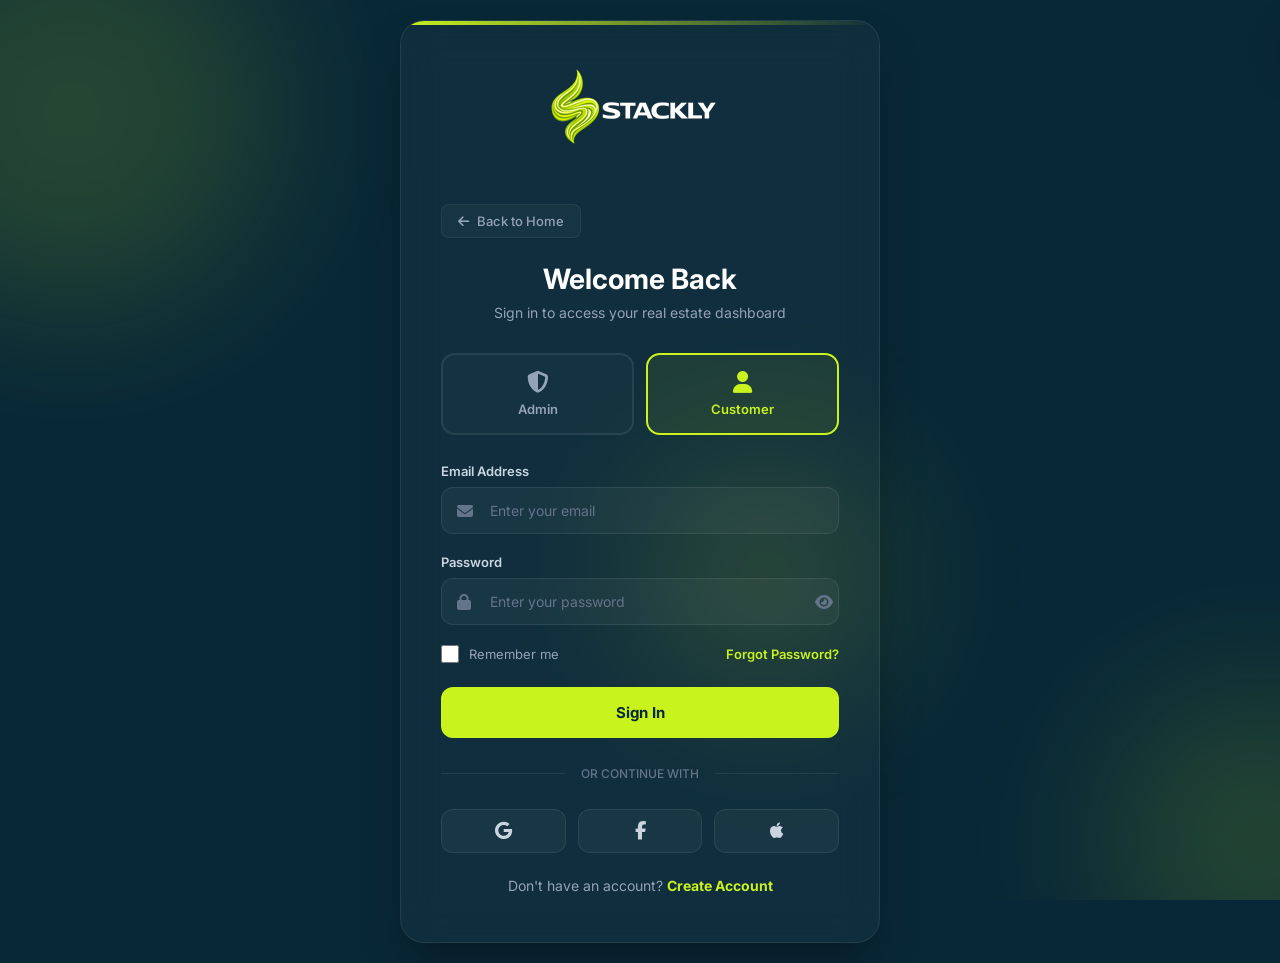
<file: login.html>
<!DOCTYPE html>
<html lang="en">
<head>
    <meta charset="UTF-8">
    <meta name="viewport" content="width=device-width, initial-scale=1.0">
    <title>Real Estate - Login</title>
    <link href="https://fonts.googleapis.com/css2?family=Inter:wght@300;400;500;600;700;800&display=swap" rel="stylesheet">
    <link rel="stylesheet" href="https://cdnjs.cloudflare.com/ajax/libs/font-awesome/6.4.0/css/all.min.css">
    <style>
        :root {
            --theme-color1: #C9F31D;
            --theme-color2: #092837;
            --theme-color1-hover: #b8e019;
            --theme-color2-light: #0d3a4d;
            --theme-color2-lighter: #124a63;
            --white: #ffffff;
            --gray-100: #f8fafc;
            --gray-200: #e2e8f0;
            --gray-300: #cbd5e1;
            --gray-400: #94a3b8;
            --gray-500: #64748b;
            --gray-600: #475569;
            --error: #ef4444;
            --success: #22c55e;
        }

        * {
            margin: 0;
            padding: 0;
            box-sizing: border-box;
        }

        body {
            font-family: 'Inter', sans-serif;
            min-height: 100vh;
            display: flex;
            align-items: center;
            justify-content: center;
            background: var(--theme-color2);
            overflow-x: hidden;
        }

        /* Animated Background */
        .bg-animation {
            position: fixed;
            top: 0;
            left: 0;
            width: 100%;
            height: 100%;
            z-index: 0;
            overflow: hidden;
        }

        .bg-animation .shape {
            position: absolute;
            filter: blur(80px);
            opacity: 0.15;
            animation: float 20s infinite ease-in-out;
        }

        .shape-1 {
            width: 400px;
            height: 400px;
            background: var(--theme-color1);
            border-radius: 50%;
            top: -10%;
            left: -10%;
            animation-delay: 0s;
        }

        .shape-2 {
            width: 300px;
            height: 300px;
            background: var(--theme-color1);
            border-radius: 50%;
            bottom: -10%;
            right: -10%;
            animation-delay: -5s;
        }

        .shape-3 {
            width: 250px;
            height: 250px;
            background: var(--theme-color1);
            border-radius: 50%;
            top: 50%;
            left: 50%;
            animation-delay: -10s;
        }

        @keyframes float {
            0%, 100% { transform: translate(0, 0) scale(1); }
            25% { transform: translate(50px, -50px) scale(1.1); }
            50% { transform: translate(-30px, 30px) scale(0.9); }
            75% { transform: translate(30px, 50px) scale(1.05); }
        }

        /* Container */
        .container {
            position: relative;
            z-index: 1;
            width: 100%;
            max-width: 1200px;
            padding: 20px;
            display: flex;
            align-items: center;
            justify-content: center;
            min-height: 100vh;
        }

        /* Card */
        .auth-card {
            background: rgba(255, 255, 255, 0.03);
            backdrop-filter: blur(20px);
            border: 1px solid rgba(255, 255, 255, 0.08);
            border-radius: 24px;
            width: 100%;
            max-width: 480px;
            padding: 48px 40px;
            box-shadow: 0 25px 50px -12px rgba(0, 0, 0, 0.4);
            position: relative;
            overflow: hidden;
        }

        .auth-card::before {
            content: '';
            position: absolute;
            top: 0;
            left: 0;
            right: 0;
            height: 4px;
            background: linear-gradient(90deg, var(--theme-color1), transparent);
        }

        /* Logo & Header */
        .auth-header {
            text-align: center;
            margin-bottom: 32px;
        }

        .logo {
            display: inline-flex;
            align-items: center;
            gap: 12px;
            margin-bottom: 24px;
        }

        .logo-icon {
            width: 48px;
            height: 48px;
            background: var(--theme-color1);
            border-radius: 12px;
            display: flex;
            align-items: center;
            justify-content: center;
            color: var(--theme-color2);
            font-size: 22px;
        }

        .logo-text {
            font-size: 24px;
            font-weight: 800;
            color: var(--white);
            letter-spacing: -0.5px;
        }

        .logo-text span {
            color: var(--theme-color1);
        }

        .auth-header h2 {
            font-size: 28px;
            font-weight: 700;
            color: var(--white);
            margin-bottom: 8px;
        }

        .auth-header p {
            color: var(--gray-400);
            font-size: 14px;
        }

        /* Back to Home */
        .back-home {
            display: inline-flex;
            align-items: center;
            gap: 8px;
            color: var(--gray-400);
            text-decoration: none;
            font-size: 13px;
            font-weight: 500;
            margin-bottom: 24px;
            transition: all 0.3s ease;
            padding: 8px 16px;
            border-radius: 8px;
            background: rgba(255,255,255,0.03);
            border: 1px solid rgba(255,255,255,0.06);
        }

        .back-home:hover {
            color: var(--theme-color1);
            background: rgba(201, 243, 29, 0.08);
            border-color: rgba(201, 243, 29, 0.2);
            transform: translateX(-4px);
        }

        /* Role Selector */
        .role-selector {
            display: flex;
            gap: 12px;
            margin-bottom: 28px;
        }

        .role-option {
            flex: 1;
            position: relative;
        }

        .role-option input {
            position: absolute;
            opacity: 0;
            cursor: pointer;
        }

        .role-label {
            display: flex;
            flex-direction: column;
            align-items: center;
            gap: 8px;
            padding: 16px 12px;
            border: 2px solid rgba(255, 255, 255, 0.08);
            border-radius: 14px;
            cursor: pointer;
            transition: all 0.3s ease;
            background: rgba(255, 255, 255, 0.02);
        }

        .role-label i {
            font-size: 22px;
            color: var(--gray-400);
            transition: all 0.3s ease;
        }

        .role-label span {
            font-size: 13px;
            font-weight: 600;
            color: var(--gray-400);
            transition: all 0.3s ease;
        }

        .role-option input:checked + .role-label {
            border-color: var(--theme-color1);
            background: rgba(201, 243, 29, 0.08);
        }

        .role-option input:checked + .role-label i {
            color: var(--theme-color1);
        }

        .role-option input:checked + .role-label span {
            color: var(--theme-color1);
        }

        .role-option:hover .role-label {
            border-color: rgba(201, 243, 29, 0.3);
        }

        /* Form Groups */
        .form-group {
            margin-bottom: 20px;
            position: relative;
        }

        .form-label {
            display: block;
            font-size: 13px;
            font-weight: 600;
            color: var(--gray-300);
            margin-bottom: 8px;
            transition: color 0.3s ease;
        }

        .input-wrapper {
            position: relative;
        }

        .input-wrapper i {
            position: absolute;
            left: 16px;
            top: 50%;
            transform: translateY(-50%);
            color: var(--gray-500);
            font-size: 16px;
            transition: color 0.3s ease;
        }

        .form-input {
            width: 100%;
            padding: 14px 16px 14px 48px;
            background: rgba(255, 255, 255, 0.04);
            border: 1.5px solid rgba(255, 255, 255, 0.08);
            border-radius: 12px;
            color: var(--white);
            font-size: 14px;
            font-family: 'Inter', sans-serif;
            transition: all 0.3s ease;
            outline: none;
        }

        .form-input::placeholder {
            color: var(--gray-500);
        }

        .form-input:focus {
            border-color: var(--theme-color1);
            background: rgba(201, 243, 29, 0.03);
            box-shadow: 0 0 0 3px rgba(201, 243, 29, 0.1);
        }

        .form-input:focus + i,
        .input-wrapper:focus-within i {
            color: var(--theme-color1);
        }

        .form-input.error {
            border-color: var(--error);
            background: rgba(239, 68, 68, 0.05);
        }

        .form-input.success {
            border-color: var(--success);
        }

.password-toggle {
    position: absolute;
    right: 12px; /* Move more inside */
    top: 50%;
    transform: translateY(-50%);
    background: transparent;
    border: none;
    color: var(--gray-500);
    cursor: pointer;
    font-size: 16px;
    width: 24px;
    height: 24px;
    z-index: 10;
}

.form-input[type="password"],
.form-input[type="text"] {
    padding-right: 45px;
}
        .password-toggle:hover {
            color: var(--theme-color1);
        }

        /* Error Message */
        .error-message {
            display: none;
            align-items: center;
            gap: 6px;
            font-size: 12px;
            color: var(--error);
            margin-top: 6px;
            animation: shake 0.4s ease;
        }

        .error-message.show {
            display: flex;
        }

        @keyframes shake {
            0%, 100% { transform: translateX(0); }
            25% { transform: translateX(-5px); }
            75% { transform: translateX(5px); }
        }

        /* Password Strength */
        .password-strength {
            margin-top: 8px;
            display: none;
        }

        .password-strength.show {
            display: block;
        }

        .strength-bar {
            height: 4px;
            background: rgba(255,255,255,0.08);
            border-radius: 2px;
            overflow: hidden;
            margin-bottom: 6px;
        }

        .strength-fill {
            height: 100%;
            width: 0%;
            border-radius: 2px;
            transition: all 0.4s ease;
        }

        .strength-text {
            font-size: 11px;
            font-weight: 600;
        }

        .strength-weak { background: var(--error); color: var(--error); }
        .strength-medium { background: #f59e0b; color: #f59e0b; }
        .strength-strong { background: var(--success); color: var(--success); }

        /* Checkbox */
        .checkbox-group {
            display: flex;
            align-items: center;
            justify-content: space-between;
            margin-bottom: 24px;
        }

        .checkbox-wrapper {
            display: flex;
            align-items: center;
            gap: 10px;
            cursor: pointer;
        }

        .checkbox-wrapper input {
            width: 18px;
            height: 18px;
            accent-color: var(--theme-color1);
            cursor: pointer;
        }

        .checkbox-wrapper span {
            font-size: 13px;
            color: var(--gray-400);
        }

        .forgot-link {
            font-size: 13px;
            color: var(--theme-color1);
            text-decoration: none;
            font-weight: 600;
            transition: opacity 0.3s ease;
        }

        .forgot-link:hover {
            opacity: 0.8;
        }

        /* Submit Button */
        .btn-submit {
            width: 100%;
            padding: 16px;
            background: var(--theme-color1);
            color: var(--theme-color2);
            border: none;
            border-radius: 12px;
            font-size: 15px;
            font-weight: 700;
            font-family: 'Inter', sans-serif;
            cursor: pointer;
            transition: all 0.3s ease;
            display: flex;
            align-items: center;
            justify-content: center;
            gap: 10px;
            position: relative;
            overflow: hidden;
        }

        .btn-submit::before {
            content: '';
            position: absolute;
            top: 0;
            left: -100%;
            width: 100%;
            height: 100%;
            background: linear-gradient(90deg, transparent, rgba(255,255,255,0.3), transparent);
            transition: left 0.5s ease;
        }

        .btn-submit:hover::before {
            left: 100%;
        }

        .btn-submit:hover {
            background: var(--theme-color1-hover);
            transform: translateY(-2px);
            box-shadow: 0 10px 30px rgba(201, 243, 29, 0.3);
        }

        .btn-submit:active {
            transform: translateY(0);
        }

        .btn-submit:disabled {
            opacity: 0.6;
            cursor: not-allowed;
            transform: none;
        }

        .btn-submit .spinner {
            display: none;
            width: 18px;
            height: 18px;
            border: 2px solid var(--theme-color2);
            border-top-color: transparent;
            border-radius: 50%;
            animation: spin 0.8s linear infinite;
        }

        .btn-submit.loading .spinner {
            display: inline-block;
        }

        .btn-submit.loading .btn-text {
            display: none;
        }

        @keyframes spin {
            to { transform: rotate(360deg); }
        }

        /* Divider */
        .divider {
            display: flex;
            align-items: center;
            gap: 16px;
            margin: 28px 0;
        }

        .divider::before,
        .divider::after {
            content: '';
            flex: 1;
            height: 1px;
            background: rgba(255, 255, 255, 0.08);
        }

        .divider span {
            font-size: 12px;
            color: var(--gray-500);
            font-weight: 500;
        }

        /* Social Login */
        .social-login {
            display: flex;
            gap: 12px;
            margin-bottom: 24px;
        }

        .social-btn {
            flex: 1;
            padding: 12px;
            background: rgba(255, 255, 255, 0.04);
            border: 1.5px solid rgba(255, 255, 255, 0.08);
            border-radius: 12px;
            color: var(--gray-300);
            font-size: 18px;
            cursor: pointer;
            transition: all 0.3s ease;
            display: flex;
            align-items: center;
            justify-content: center;
        }

        .social-btn:hover {
            border-color: var(--theme-color1);
            color: var(--theme-color1);
            background: rgba(201, 243, 29, 0.05);
            transform: translateY(-2px);
        }

        /* Switch Auth */
        .switch-auth {
            text-align: center;
            font-size: 14px;
            color: var(--gray-400);
        }

        .switch-auth a {
            color: var(--theme-color1);
            text-decoration: none;
            font-weight: 700;
            margin-left: 4px;
            transition: opacity 0.3s ease;
        }

        .switch-auth a:hover {
            opacity: 0.8;
        }

        /* Terms */
        .terms-text {
            text-align: center;
            font-size: 12px;
            color: var(--gray-500);
            margin-top: 20px;
            line-height: 1.6;
        }

        .terms-text a {
            color: var(--theme-color1);
            text-decoration: none;
            font-weight: 600;
        }

        /* Toast Notification */
        .toast {
            position: fixed;
            top: 24px;
            right: 24px;
            padding: 16px 24px;
            border-radius: 12px;
            display: flex;
            align-items: center;
            gap: 12px;
            font-size: 14px;
            font-weight: 500;
            z-index: 1000;
            transform: translateX(150%);
            transition: transform 0.4s cubic-bezier(0.175, 0.885, 0.32, 1.275);
            box-shadow: 0 10px 40px rgba(0,0,0,0.3);
        }

        .toast.show {
            transform: translateX(0);
        }

        .toast-success {
            background: var(--theme-color2);
            border: 1px solid var(--success);
            color: var(--success);
        }

        .toast-error {
            background: var(--theme-color2);
            border: 1px solid var(--error);
            color: var(--error);
        }

        /* Hide/Show Forms */
        .form-section {
            display: none;
        }

        .form-section.active {
            display: block;
            animation: fadeIn 0.4s ease;
        }

        @keyframes fadeIn {
            from { opacity: 0; transform: translateY(10px); }
            to { opacity: 1; transform: translateY(0); }
        }

        /* Name Fields Row */
        .name-row {
            display: grid;
            grid-template-columns: 1fr 1fr;
            gap: 12px;
        }

        /* Responsive */
        @media (max-width: 480px) {
            .auth-card {
                padding: 32px 24px;
                margin: 16px;
            }
            
            .name-row {
                grid-template-columns: 1fr;
            }
            
            .auth-header h2 {
                font-size: 24px;
            }
        }

        /* Input icon positioning fix */
        .input-wrapper .form-input {
            padding-left: 48px;
        }
        
        .input-wrapper .password-toggle {
            left: auto;
            right: 16px;
        }
        
        .input-wrapper i:not(.password-toggle) {
            left: 16px;
        }
    </style>
</head>
<body>
    <!-- Background Animation -->
    <div class="bg-animation">
        <div class="shape shape-1"></div>
        <div class="shape shape-2"></div>
        <div class="shape shape-3"></div>
    </div>

    <!-- Toast -->
    <div id="toast" class="toast">
        <i id="toast-icon"></i>
        <span id="toast-message"></span>
    </div>

    <div class="container">
        <div class="auth-card">
            <!-- Logo -->
            <div class="auth-header">
                <div class="logo">
        <a href="index.html">
            <img src="images/logo-new.webp" alt="Logo" class="logo-img">
        </a>
    </div>
            </div>

            <!-- Back to Home -->
            <a href="index.html" class="back-home">
                <i class="fas fa-arrow-left"></i>
                <span>Back to Home</span>
            </a>

            <!-- ==================== LOGIN FORM ==================== -->
            <div id="loginForm" class="form-section active">
                <div class="auth-header">
                    <h2>Welcome Back</h2>
                    <p>Sign in to access your real estate dashboard</p>
                </div>

                <form id="loginFormElement" onsubmit="handleLogin(event)">
                    <!-- Role Selector -->
                    <div class="role-selector">
                        <div class="role-option">
                            <input type="radio" name="loginRole" id="loginAdmin" value="admin">
                            <label for="loginAdmin" class="role-label">
                                <i class="fas fa-shield-alt"></i>
                                <span>Admin</span>
                            </label>
                        </div>
                        <div class="role-option">
                            <input type="radio" name="loginRole" id="loginCustomer" value="customer" checked>
                            <label for="loginCustomer" class="role-label">
                                <i class="fas fa-user"></i>
                                <span>Customer</span>
                            </label>
                        </div>
                    </div>

                    <!-- Email -->
                    <div class="form-group">
                        <label class="form-label">Email Address</label>
                        <div class="input-wrapper">
                            <i class="fas fa-envelope"></i>
                            <input type="email" class="form-input" id="loginEmail" placeholder="Enter your email" autocomplete="email">
                        </div>
                        <div class="error-message" id="loginEmailError">
                            <i class="fas fa-exclamation-circle"></i>
                            <span>Please enter a valid email address</span>
                        </div>
                    </div>

                    <!-- Password -->
                    <div class="form-group">
                        <label class="form-label">Password</label>
                        <div class="input-wrapper">
                            <i class="fas fa-lock"></i>
                            <input type="password" class="form-input" id="loginPassword" placeholder="Enter your password" autocomplete="current-password">
                            <button type="button" class="password-toggle" onclick="togglePassword('loginPassword', this)">
                                <i class="fas fa-eye"></i>
                            </button>
                        </div>
                        <div class="error-message" id="loginPasswordError">
                            <i class="fas fa-exclamation-circle"></i>
                            <span>Password must be at least 6 characters</span>
                        </div>
                    </div>

                    <!-- Remember & Forgot -->
                    <div class="checkbox-group">
                        <label class="checkbox-wrapper">
                            <input type="checkbox" id="rememberMe">
                            <span>Remember me</span>
                        </label>
                        <a href="404.html" class="forgot-link">Forgot Password?</a>
                    </div>

                    <!-- Submit -->
                    <button type="submit" class="btn-submit" id="loginBtn">
                        <span class="btn-text">Sign In</span>
                        <div class="spinner"></div>
                    </button>
                </form>

                <div class="divider">
                    <span>OR CONTINUE WITH</span>
                </div>

         <div class="social-login">
    <button type="button" class="social-btn" onclick="window.location.href='404.html'">
        <i class="fab fa-google"></i>
    </button>

    <button type="button" class="social-btn" onclick="window.location.href='404.html'">
        <i class="fab fa-facebook-f"></i>
    </button>

    <button type="button" class="social-btn" onclick="window.location.href='404.html'">
        <i class="fab fa-apple"></i>
    </button>
</div>

                <div class="switch-auth">
                    Don't have an account?<a href="#" onclick="switchForm('register')">Create Account</a>
                </div>
            </div>

            <!-- ==================== REGISTER FORM ==================== -->
            <div id="registerForm" class="form-section">
                <div class="auth-header">
                    <h2>Create Account</h2>
                    <p>Join StreamIT Real Estate today</p>
                </div>

                <form id="registerFormElement" onsubmit="handleRegister(event)">
                    <!-- Role Selector -->
                    <div class="role-selector">
                        <div class="role-option">
                            <input type="radio" name="registerRole" id="registerAdmin" value="admin">
                            <label for="registerAdmin" class="role-label">
                                <i class="fas fa-shield-alt"></i>
                                <span>Admin</span>
                            </label>
                        </div>
                        <div class="role-option">
                            <input type="radio" name="registerRole" id="registerCustomer" value="customer" checked>
                            <label for="registerCustomer" class="role-label">
                                <i class="fas fa-user"></i>
                                <span>Customer</span>
                            </label>
                        </div>
                    </div>

                    <!-- Name Row -->
                    <div class="name-row">
                        <div class="form-group">
                            <label class="form-label">First Name</label>
                            <div class="input-wrapper">
                                <i class="fas fa-user"></i>
                                <input type="text" class="form-input" id="firstName" placeholder="First name" autocomplete="given-name">
                            </div>
                            <div class="error-message" id="firstNameError">
                                <i class="fas fa-exclamation-circle"></i>
                                <span>First name is required</span>
                            </div>
                        </div>
                        <div class="form-group">
                            <label class="form-label">Last Name</label>
                            <div class="input-wrapper">
                                <i class="fas fa-user"></i>
                                <input type="text" class="form-input" id="lastName" placeholder="Last name" autocomplete="family-name">
                            </div>
                            <div class="error-message" id="lastNameError">
                                <i class="fas fa-exclamation-circle"></i>
                                <span>Last name is required</span>
                            </div>
                        </div>
                    </div>

                    <!-- Email -->
                    <div class="form-group">
                        <label class="form-label">Email Address</label>
                        <div class="input-wrapper">
                            <i class="fas fa-envelope"></i>
                            <input type="email" class="form-input" id="registerEmail" placeholder="Enter your email" autocomplete="email">
                        </div>
                        <div class="error-message" id="registerEmailError">
                            <i class="fas fa-exclamation-circle"></i>
                            <span>Please enter a valid email address</span>
                        </div>
                    </div>

                    <!-- Phone -->
                    <div class="form-group">
                        <label class="form-label">Phone Number</label>
                        <div class="input-wrapper">
                            <i class="fas fa-phone"></i>
                            <input type="tel" class="form-input" id="phone" placeholder="1234567890" autocomplete="tel">
                        </div>
                        <div class="error-message" id="phoneError">
                            <i class="fas fa-exclamation-circle"></i>
                            <span>Please enter a valid phone number</span>
                        </div>
                    </div>

                    <!-- Password -->
                    <div class="form-group">
                        <label class="form-label">Password</label>
                        <div class="input-wrapper">
                            <i class="fas fa-lock"></i>
                            <input type="password" class="form-input" id="registerPassword" placeholder="Create a password" autocomplete="new-password" oninput="checkPasswordStrength(this.value)">
                            <button type="button" class="password-toggle" onclick="togglePassword('registerPassword', this)">
                                <i class="fas fa-eye"></i>
                            </button>
                        </div>
                        <div class="password-strength" id="passwordStrength">
                            <div class="strength-bar">
                                <div class="strength-fill" id="strengthFill"></div>
                            </div>
                            <div class="strength-text" id="strengthText">Enter password</div>
                        </div>
                        <div class="error-message" id="registerPasswordError">
                            <i class="fas fa-exclamation-circle"></i>
                            <span>Password must be at least 8 characters with uppercase, number & special char</span>
                        </div>
                    </div>

                    <!-- Confirm Password -->
                    <div class="form-group">
                        <label class="form-label">Confirm Password</label>
                        <div class="input-wrapper">
                            <i class="fas fa-lock"></i>
                            <input type="password" class="form-input" id="confirmPassword" placeholder="Confirm your password" autocomplete="new-password">
                            <button type="button" class="password-toggle" onclick="togglePassword('confirmPassword', this)">
                                <i class="fas fa-eye"></i>
                            </button>
                        </div>
                        <div class="error-message" id="confirmPasswordError">
                            <i class="fas fa-exclamation-circle"></i>
                            <span>Passwords do not match</span>
                        </div>
                    </div>

                    <!-- Terms -->
                    <div class="checkbox-group" style="justify-content: flex-start; margin-bottom: 24px;">
                        <label class="checkbox-wrapper">
                            <input type="checkbox" id="agreeTerms">
                            <span>I agree to the Terms & Conditions</span>
                        </label>
                    </div>
                    <div class="error-message" id="termsError" style="margin-top: -16px; margin-bottom: 16px;">
                        <i class="fas fa-exclamation-circle"></i>
                        <span>You must agree to the terms</span>
                    </div>

                    <!-- Submit -->
                    <button type="submit" class="btn-submit" id="registerBtn">
                        <span class="btn-text">Create Account</span>
                        <div class="spinner"></div>
                    </button>
                </form>

                <div class="divider">
                    <span>OR SIGN UP WITH</span>
                </div>

          <div class="social-login">
    <button type="button" class="social-btn" onclick="window.location.href='404.html'">
        <i class="fab fa-google"></i>
    </button>

    <button type="button" class="social-btn" onclick="window.location.href='404.html'">
        <i class="fab fa-facebook-f"></i>
    </button>

    <button type="button" class="social-btn" onclick="window.location.href='404.html'">
        <i class="fab fa-apple"></i>
    </button>
</div>

                <div class="switch-auth">
                    Already have an account?<a href="#" onclick="switchForm('login')">Sign In</a>
                </div>

                <p class="terms-text">
                    By creating an account, you agree to our <a href="404.html">Terms of Service</a> and <a href="404.html">Privacy Policy</a>
                </p>
            </div>
        </div>
    </div>

    <script>
        // ==================== FORM SWITCHING ====================
        function switchForm(form) {
            document.querySelectorAll('.form-section').forEach(s => s.classList.remove('active'));
            document.getElementById(form + 'Form').classList.add('active');
            clearAllErrors();
        }

        // ==================== PASSWORD TOGGLE ====================
        function togglePassword(inputId, btn) {
            const input = document.getElementById(inputId);
            const icon = btn.querySelector('i');
            if (input.type === 'password') {
                input.type = 'text';
                icon.classList.remove('fa-eye');
                icon.classList.add('fa-eye-slash');
            } else {
                input.type = 'password';
                icon.classList.remove('fa-eye-slash');
                icon.classList.add('fa-eye');
            }
        }

        // ==================== VALIDATION HELPERS ====================
        function showError(inputId, errorId) {
            const input = document.getElementById(inputId);
            const error = document.getElementById(errorId);
            if (input) input.classList.add('error');
            if (error) error.classList.add('show');
        }

        function hideError(inputId, errorId) {
            const input = document.getElementById(inputId);
            const error = document.getElementById(errorId);
            if (input) input.classList.remove('error');
            if (error) error.classList.remove('show');
        }

        function clearAllErrors() {
            document.querySelectorAll('.form-input').forEach(i => i.classList.remove('error'));
            document.querySelectorAll('.error-message').forEach(e => e.classList.remove('show'));
        }

        function validateEmail(email) {
    return email.includes('@') && email.includes('.');
}

       function validatePhone(phone) {
    return /^\d{10}$/.test(phone);
}
      function validatePassword(password) {
    const strongPassword =
        /^(?=.*[a-z])(?=.*[A-Z])(?=.*\d)(?=.*[@#$%^&*!])[A-Za-z\d@#$%^&*!]{8,}$/;

    return strongPassword.test(password);
}
        // ==================== PASSWORD STRENGTH ====================
        function checkPasswordStrength(password) {
            const strengthDiv = document.getElementById('passwordStrength');
            const fill = document.getElementById('strengthFill');
            const text = document.getElementById('strengthText');
            
            if (!password) {
                strengthDiv.classList.remove('show');
                return;
            }
            
            strengthDiv.classList.add('show');
            
            let strength = 0;
            if (password.length >= 8) strength++;
            if (/[A-Z]/.test(password)) strength++;
            if (/[0-9]/.test(password)) strength++;
            if (/[@$!%*?&]/.test(password)) strength++;
            
            const width = (strength / 4) * 100;
            fill.style.width = width + '%';
            
            fill.className = 'strength-fill';
            text.className = 'strength-text';
            
            if (strength <= 1) {
                fill.classList.add('strength-weak');
                text.classList.add('strength-weak');
                text.textContent = 'Weak password';
            } else if (strength === 2 || strength === 3) {
                fill.classList.add('strength-medium');
                text.classList.add('strength-medium');
                text.textContent = 'Medium strength';
            } else {
                fill.classList.add('strength-strong');
                text.classList.add('strength-strong');
                text.textContent = 'Strong password';
            }
        }

        // ==================== TOAST ====================
        function showToast(message, type = 'success') {
            const toast = document.getElementById('toast');
            const icon = document.getElementById('toast-icon');
            const msg = document.getElementById('toast-message');
            
            toast.className = 'toast toast-' + type;
            icon.className = type === 'success' ? 'fas fa-check-circle' : 'fas fa-times-circle';
            msg.textContent = message;
            
            toast.classList.add('show');
            setTimeout(() => toast.classList.remove('show'), 4000);
        }

        // ==================== LOGIN HANDLER ====================
        function handleLogin(e) {
            e.preventDefault();
            clearAllErrors();
            
            const email = document.getElementById('loginEmail').value.trim();
            const password = document.getElementById('loginPassword').value;
            const role = document.querySelector('input[name="loginRole"]:checked').value;
            const btn = document.getElementById('loginBtn');
            
            let isValid = true;
            
            // Email validation
            if (!email || !validateEmail(email)) {
                showError('loginEmail', 'loginEmailError');
                isValid = false;
            }
            
            // Password validation (min 6 for login)
            if (!password || password.length < 6) {
                showError('loginPassword', 'loginPasswordError');
                isValid = false;
            }
            
            if (!isValid) return;
            
            // Simulate API call
            btn.classList.add('loading');
            btn.disabled = true;


            localStorage.setItem("userEmail", email);
localStorage.setItem("loginTime", new Date().toLocaleString());
            
            setTimeout(() => {
                btn.classList.remove('loading');
                btn.disabled = false;
                
                showToast('Login successful! Redirecting...', 'success');
                
                // Redirect based on role
                setTimeout(() => {
                    if (role === 'admin') {
                        window.location.href = 'admin-dashboard.html';
                    } else {
                        window.location.href = 'customer-dashboard.html';
                    }
                }, 1500);
            }, 2000);
        }

        // ==================== REGISTER HANDLER ====================
        function handleRegister(e) {
            e.preventDefault();
            clearAllErrors();
            
            const firstName = document.getElementById('firstName').value.trim();
            const lastName = document.getElementById('lastName').value.trim();
            const email = document.getElementById('registerEmail').value.trim();
            const phone = document.getElementById('phone').value.trim();
            const password = document.getElementById('registerPassword').value;
            const confirmPassword = document.getElementById('confirmPassword').value;
            const role = document.querySelector('input[name="registerRole"]:checked').value;
            const agreeTerms = document.getElementById('agreeTerms').checked;
            const btn = document.getElementById('registerBtn');
            
            let isValid = true;
            
            // First Name
            if (!firstName) {
                showError('firstName', 'firstNameError');
                isValid = false;
            }
            
            // Last Name
            if (!lastName) {
                showError('lastName', 'lastNameError');
                isValid = false;
            }
            
            // Email
            if (!email || !validateEmail(email)) {
                showError('registerEmail', 'registerEmailError');
                isValid = false;
            }
            
            // Phone
            if (!phone || !validatePhone(phone)) {
                showError('phone', 'phoneError');
                isValid = false;
            }
            
            // Password
            if (!password || !validatePassword(password)) {
                showError('registerPassword', 'registerPasswordError');
                isValid = false;
            }
            
            // Confirm Password
            if (password !== confirmPassword || !confirmPassword) {
                showError('confirmPassword', 'confirmPasswordError');
                isValid = false;
            }
            
            // Terms
            if (!agreeTerms) {
                document.getElementById('termsError').classList.add('show');
                isValid = false;
            }
            
            if (!isValid) return;
            
            // Simulate API call
            btn.classList.add('loading');
            btn.disabled = true;
            
            setTimeout(() => {
                btn.classList.remove('loading');
                btn.disabled = false;
                
                showToast('Account created successfully! Redirecting...', 'success');
                
                // Redirect based on role
                setTimeout(() => {
    window.location.href = 'login.html';
}, 1500);
            }, 2000);
        }

        // ==================== SOCIAL LOGIN ====================
        function socialLogin(provider) {
            showToast(provider.charAt(0).toUpperCase() + provider.slice(1) + ' login coming soon!', 'success');
        }

        // ==================== REAL-TIME VALIDATION ====================
        document.getElementById('loginEmail')?.addEventListener('input', function() {
            if (this.value && validateEmail(this.value)) hideError('loginEmail', 'loginEmailError');
        });
        
        document.getElementById('loginPassword')?.addEventListener('input', function() {
            if (this.value.length >= 6) hideError('loginPassword', 'loginPasswordError');
        });
        
        document.getElementById('registerEmail')?.addEventListener('input', function() {
            if (this.value && validateEmail(this.value)) hideError('registerEmail', 'registerEmailError');
        });
        
        document.getElementById('firstName')?.addEventListener('input', function() {
            if (this.value.trim()) hideError('firstName', 'firstNameError');
        });
        
        document.getElementById('lastName')?.addEventListener('input', function() {
            if (this.value.trim()) hideError('lastName', 'lastNameError');
        });
        
        document.getElementById('phone')?.addEventListener('input', function() {
            if (this.value && validatePhone(this.value)) hideError('phone', 'phoneError');
        });
        
        document.getElementById('registerPassword')?.addEventListener('input', function() {
            if (this.value && validatePassword(this.value)) hideError('registerPassword', 'registerPasswordError');
        });
        
        document.getElementById('confirmPassword')?.addEventListener('input', function() {
            const pass = document.getElementById('registerPassword').value;
            if (this.value === pass && this.value) hideError('confirmPassword', 'confirmPasswordError');
        });
        
        document.getElementById('agreeTerms')?.addEventListener('change', function() {
            if (this.checked) document.getElementById('termsError').classList.remove('show');
        });
    </script>
</body>
</html>
</file>
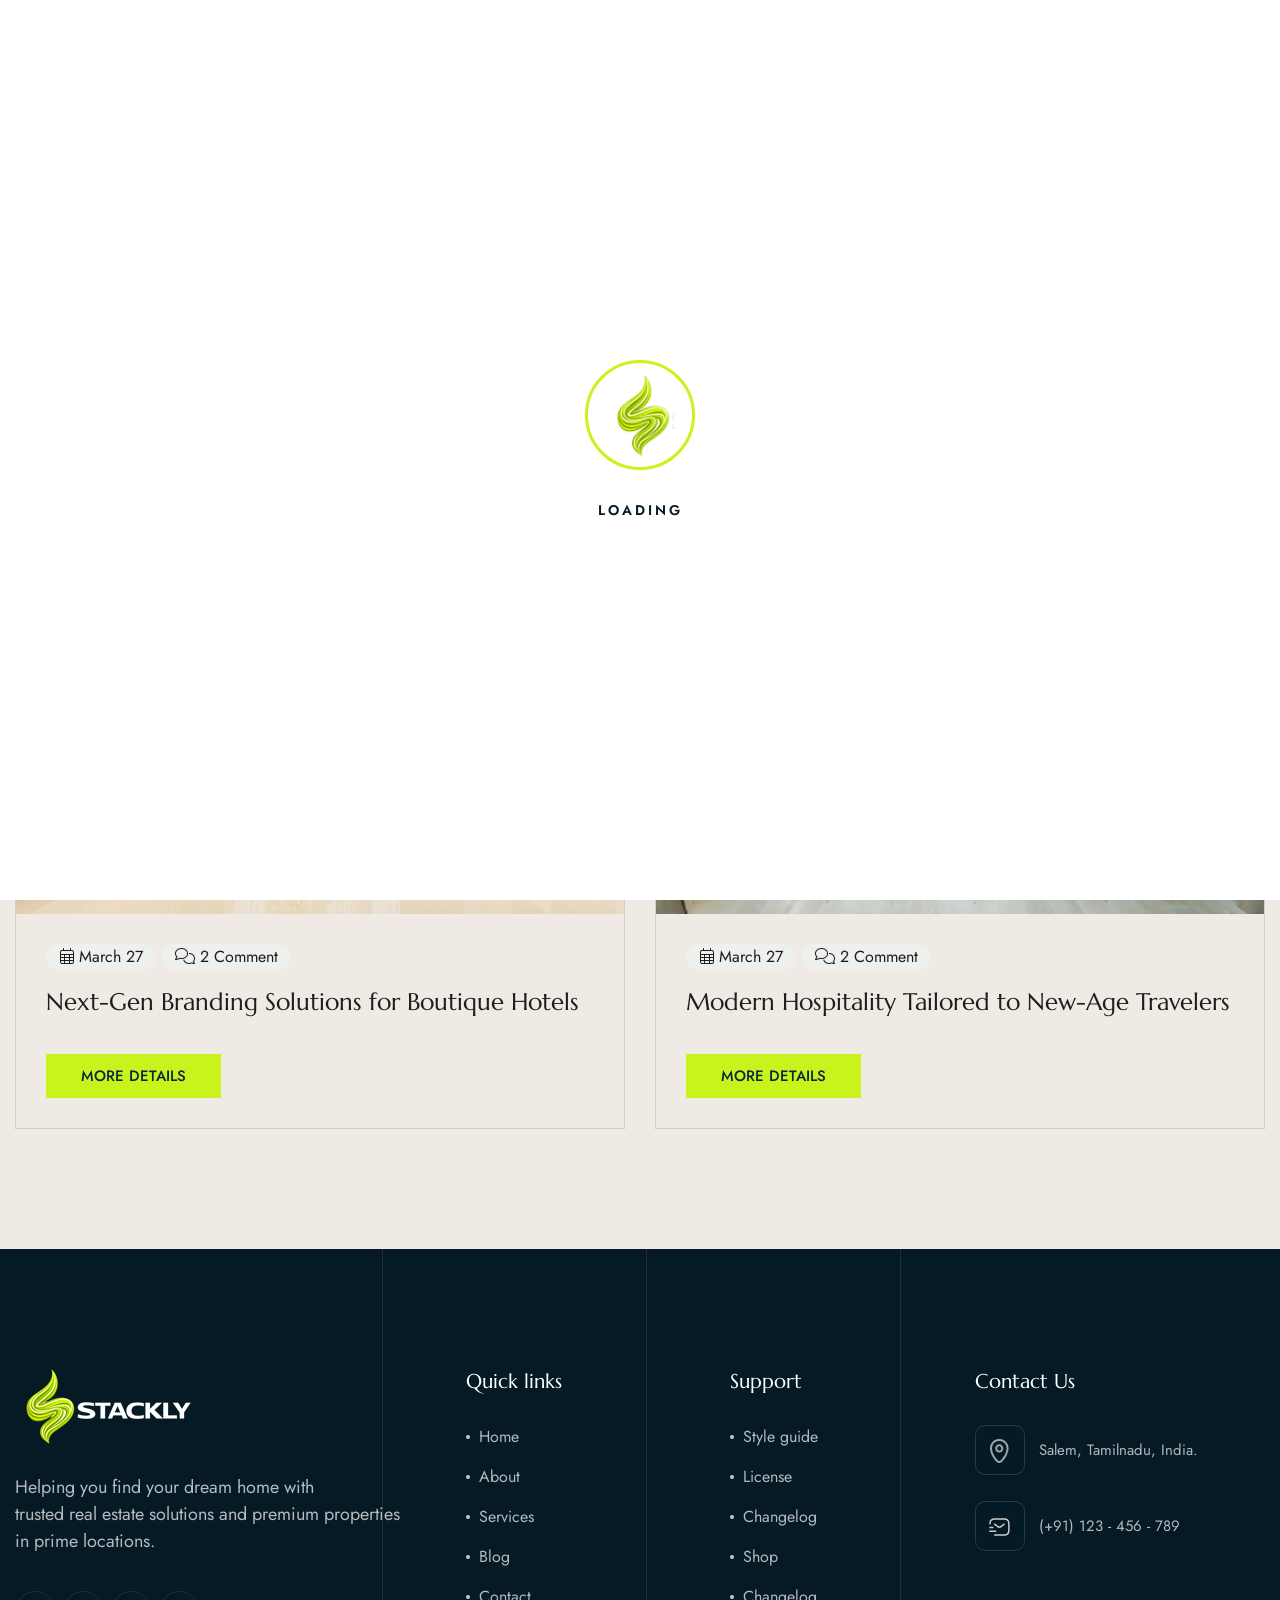
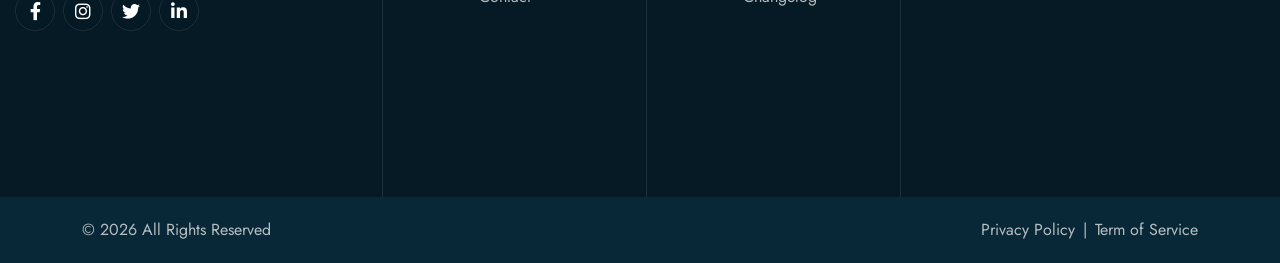
<file: news-grid.html>
<!DOCTYPE html>
<html lang="en">
<head>
<meta charset="utf-8" />
<title>Stackly- Real Estate</title>
<!-- Stylesheets -->
<link href="css/bootstrap.min.css" rel="stylesheet" />
<link href="css/style.css" rel="stylesheet" />
<link href="css/style-home-1.css" rel="stylesheet" />
<meta http-equiv="X-UA-Compatible" content="IE=edge" />
<meta name="viewport" content="width=device-width, initial-scale=1.0" />

</head>

<body>
<div class="page-wrapper">

  <div class="preloader"></div>

  <!-- Back-to-top start -->
  <div class="back-to-top-wrapper">
    <button id="back_to_top" type="button" class="back-to-top-btn">
      <svg width="12" height="7" viewBox="0 0 12 7" fill="none" xmlns="../../../www.w3.org/2000/svg.html"><path d="M11 6L6 1L1 6" stroke="currentColor" stroke-width="1.5" stroke-linecap="round" stroke-linejoin="round" /></svg>
    </button>
  </div>
  <!-- Back-to-top start -->

  <!-- Main Header-->
  <header class="main-header header-style-one">
    <div class="auto-container">
      <div class="header-lower anim-fade-move" data-delay="0.25">
        <div class="inner-container">
          <!-- Main box -->
          <div class="main-box">
            <div class="logo-box">
              <div class="logo"><a href="index.html"><img src="images/logo-new.webp" alt="Logo" /></a></div>
            </div>

            <!--Nav Box-->
            <div class="nav-outer">
              <nav class="nav main-menu">
                <ul class="navigation">
               <li><a href="index.html">Home</a></li>
                <li><a href="page-about.html">About</a></li>
                <li><a href="page-services.html">Services</a></li>
                <li><a href="property-grid.html">Property</a></li>
                <li><a href="page-pricing.html">Pricing</a></li>
                <li><a href="news-grid.html">Blog</a></li>
                <li><a href="page-contact.html">Contact</a></li>
                </ul>
              </nav>
            </div>
            <div class="right-box">
              <!-- Phone Box -->
              <a class="theme-btn btn-style-two" href="login.html">
                <span class="btn-title">Make an appointment </span>
              </a>
            </div>
            <!--Mobile Navigation Toggler-->
            <div class="mobile-nav-toggler"><span class="icon lnr-icon-bars"></span></div>
          </div>
        </div>
      </div>
    </div>

    <!-- Mobile Menu  -->
    <div class="mobile-menu">
      <div class="menu-backdrop"></div>
      <!--Here Menu Will Come Automatically Via Javascript / Same Menu as in Header-->
      <nav class="menu-box">
        <div class="upper-box">
          <div class="nav-logo">
            <a href="index.html"><img src="images/logo-new.webp" alt="" /></a>
          </div>
          <div class="close-btn"><i class="icon fa fa-times"></i></div>
        </div>
        <ul class="navigation clearfix">
          <!--Keep This Empty / Menu will come through Javascript-->
        </ul>
        <ul class="contact-list-one">
            <li class="appointment-btn-wrap">
        <a href="login.html" class="theme-btn btn-style-two mobile-appointment-btn">
            Make Appointment
        </a>
    </li>
        </ul>
        <ul class="social-links">
          <li><a href="404.html"><i class="icon fab fa-twitter"></i></a></li>
          <li><a href="404.html"><i class="icon fab fa-facebook-f"></i></a></li>
          <li><a href="404.html"><i class="icon fab fa-pinterest-p"></i></a></li>
          <li><a href="404.html"><i class="icon fab fa-vimeo-v"></i></a></li>
        </ul>
      </nav>
    </div>
    <!-- End Mobile Menu -->
  </header>
  <!--End Main Header -->

  <!-- Page Title -->
<section class="page-title" style="background-image: url(images/resource/page-title-bg.webp);">
    <div class="auto-container">
        <div class="title-outer text-center">
            <div class="h1 title">Blogs</div>
            <ul class="page-breadcrumb">
                <li><a href="index.html">Home</a></li>
                <li>Blog</li>
            </ul>
        </div>
    </div>
</section>
<!-- End Page Title -->

  <!-- Blog area Start -->
  <section class="blog-section-three pt-120 pb-120">
    <div class="auto-container">
      <div class="row">
        <div class="col-xl-12">
          <div class="blog-slide-wrapper" data-aos="fade-up" data-aos-duration="1000" data-aos-delay="200">
            <div class="swiper-container blog-active overflow-hidden pb-0">
              <div class="swiper-wrapper">
                <!-- slide item 1 -->
                <div class="blog-box swiper-slide">
                  <div class="image-box">
                    <img class="w-img" src="images/resource/blog-thumb1.webp" alt="blog">
                    <img class="w-img" src="images/resource/blog-thumb1.webp" alt="blog">
                    <a class="img-btn" href="404.html"></a>
                  </div>
                  <div class="content-box">
                    <div class="post-meta">
                      <ul>
                        <li><i class="fa-classic fa-light fa-calendar-days"></i> March 27</li>
                        <li><i class="fa-classic fa-light fa-comments"></i> 2 Comment</li>
                      </ul>
                    </div>
                    <div class="h4 title inner"><a href="404.html">Elevating Hotel Hangouts for the Modern Guest</a></div>
                    <div class="button">
                      <a class="theme-btn btn-style-four inner" href="404.html">
                        <span class="btn-title">More Details </span>
                      </a>
                    </div>
                  </div>
                </div>

                <!-- slide item 1 -->
                <div class="blog-box swiper-slide">
                  <div class="image-box">
                    <img class="w-img" src="images/resource/blog-thumb2.webp" alt="blog">
                    <img class="w-img" src="images/resource/blog-thumb2.webp" alt="blog">
                    <a class="img-btn" href="404.html"></a>
                  </div>
                  <div class="content-box">
                    <div class="post-meta">
                      <ul>
                        <li><i class="fa-classic fa-light fa-calendar-days"></i> March 27</li>
                        <li><i class="fa-classic fa-light fa-comments"></i> 2 Comment</li>
                      </ul>
                    </div>
                    <div class="h4 title inner"><a href="404.html">Next-Gen Branding Solutions for Boutique Hotels</a></div>
                    <div class="button">
                      <a class="theme-btn btn-style-four inner" href="404.html">
                        <span class="btn-title">More Details </span>
                      </a>
                    </div>
                  </div>
                </div>

                <!-- slide item 1 -->
                <div class="blog-box swiper-slide">
                  <div class="image-box">
                    <img class="w-img" src="images/resource/blog-thumb3.webp" alt="blog">
                    <img class="w-img" src="images/resource/blog-thumb3.webp" alt="blog">
                    <a class="img-btn" href="404.html"></a>
                  </div>
                  <div class="content-box">
                    <div class="post-meta">
                      <ul>
                        <li><i class="fa-classic fa-light fa-calendar-days"></i> March 27</li>
                        <li><i class="fa-classic fa-light fa-comments"></i> 2 Comment</li>
                      </ul>
                    </div>
                    <div class="h4 title inner"><a href="404.html">Modern Hospitality Tailored to New-Age Travelers</a></div>
                    <div class="button">
                      <a class="theme-btn btn-style-four inner" href="404.html">
                        <span class="btn-title">More Details </span>
                      </a>
                    </div>
                  </div>
                </div>
                <!-- slide item 1 -->
                <div class="blog-box swiper-slide">
                  <div class="image-box">
                    <img class="w-img" src="images/resource/blog-thumb1.webp" alt="blog">
                    <img class="w-img" src="images/resource/blog-thumb1.webp" alt="blog">
                    <a class="img-btn" href="404.html"></a>
                  </div>
                  <div class="content-box">
                    <div class="post-meta">
                      <ul>
                        <li><i class="fa-classic fa-light fa-calendar-days"></i> March 27</li>
                        <li><i class="fa-classic fa-light fa-comments"></i> 2 Comment</li>
                      </ul>
                    </div>
                    <div class="h4 title inner"><a href="404.html">Elevating Hotel Hangouts for the Modern Guest</a></div>
                    <div class="button">
                      <a class="theme-btn btn-style-four inner" href="404.html">
                        <span class="btn-title">More Details </span>
                      </a>
                    </div>
                  </div>
                </div>

                <!-- slide item 1 -->
                <div class="blog-box swiper-slide">
                  <div class="image-box">
                    <img class="w-img" src="images/resource/blog-thumb2.webp" alt="blog">
                    <img class="w-img" src="images/resource/blog-thumb2.webp" alt="blog">
                    <a class="img-btn" href="404.html"></a>
                  </div>
                  <div class="content-box">
                    <div class="post-meta">
                      <ul>
                        <li><i class="fa-classic fa-light fa-calendar-days"></i> March 27</li>
                        <li><i class="fa-classic fa-light fa-comments"></i> 2 Comment</li>
                      </ul>
                    </div>
                    <div class="h4 title inner"><a href="404.html">Next-Gen Branding Solutions for Boutique Hotels</a></div>
                    <div class="button">
                      <a class="theme-btn btn-style-four inner" href="404.html">
                        <span class="btn-title">More Details </span>
                      </a>
                    </div>
                  </div>
                </div>
              </div>
            </div>
          </div>
        </div>
      </div>
    </div>
  </section>
  <!-- Blog area end -->

  <!-- Main Footer -->
  <footer class="main-footer footer-style-one">
    <!-- Widgets Section -->
    <div class="widgets-section">
      <div class="h1 style-text char-animation img-reveal">Property</div>
      <div class="auto-container">
        <div class="row">
          <!-- Footer Column -->
          <div class="footer-column col-xl-4 col-sm-6">
            <div class="footer-widget">
              <div class="logo"><a href="index.html"> <img src="images/logo-new.webp" alt="logo"></a></div>
              <div class="widget-content">
                <div class="text">Helping you find your dream home with <br> trusted real estate solutions and premium properties in prime locations.</div>
              </div>
            </div>
            <div class="footer-widget widget-social">
              <div class="widget-content">
                <ul class="social-icon">
                  <li><a href="404.html"><i class="fab fa-facebook-f"></i></a></li>
                  <li><a href="404.html"><i class="fa-brands fa-instagram"></i></a></li>
                  <li><a href="404.html"><i class="fa-brands fa-twitter"></i></a></li>
                  <li><a href="404.html"><i class="fa-brands fa-linkedin-in"></i></a></li>
                </ul>
              </div>
            </div>
          </div>
          <!-- Footer Column -->
          <div class="footer-column col-xl-2 col-sm-6">
            <div class="footer-widget links-widget ms-0 ms-xl-4">
              <div class="h4 widget-title">Quick links</div>
              <div class="widget-content">
                <ul class="user-links">
                  <li><a href="index.html">Home</a></li>
                  <li><a href="page-about.html">About</a></li>
                  <li><a href="page-services.html">Services</a></li>
                  <li><a href="news-grid.html">Blog</a></li>
                  <li><a href="page-contact.html">Contact</a></li>
                </ul>
              </div>
            </div>
          </div>
          <!-- Footer Column -->
          <div class="footer-column col-xl-3 col-sm-6">
            <div class="footer-widget links-widget style-two">
              <div class="h4 widget-title">Support</div>
              <div class="widget-content">
                <ul class="user-links">
                  <li><a href="404.html">Style guide</a></li>
                  <li><a href="404.html">License</a></li>
                  <li><a href="404.html">Changelog</a></li>
                  <li><a href="404.html">Shop</a></li>
                  <li><a href="404.html">Changelog</a></li>
                </ul>
              </div>
            </div>
          </div>
          <!-- footer column -->
          <div class="footer-column col-xl-3 col-sm-6">
            <div class="footer-widget info-widget style-three">
              <div class="h4 widget-title">Contact Us</div>
              <div class="widget-content">
                <!-- Contact List -->
                <div class="contact-list">
                  <div class="inner">
                    <div class="list-info"><div class="icon"><img src="images/icons/footer-h1-1.webp" alt=""></div><span> Salem, Tamilnadu, India.</span></div>
                    <div class="list-info"><div class="icon"><img src="images/icons/footer-h1-2.webp" alt=""></div><span> (+91) 123 - 456 - 789</span></div>
                  </div>
                </div>
              </div>
            </div>
          </div>
        </div>
      </div>
    </div>
    <div class="footer-bottom">
      <div class="container">
        <div class="inner-container justify-content-center justify-content-sm-between">
          <p class="copyright-text">© 2026 All Rights Reserved</p>
          <ul class="d-flex align-items-center gap-2">
            <li><a href="404.html">Privacy Policy  </a></li>
            <li>|</li>
            <li><a href="404.html">Term of Service</a></li>
          </ul>
        </div>
      </div>
    </div>
  </footer>
  <!--End Main Footer -->


</div>
<!-- End Page Wrapper -->

<script>
window.addEventListener("scroll", function () {
    const header = document.querySelector(".main-header");

    if (window.scrollY > 100) {
        header.classList.add("sticky-active");
    } else {
        header.classList.remove("sticky-active");
    }
});
</script>

<script src="js/jquery.js"></script>
<script src="js/popper.min.js"></script>
<script src="js/bootstrap.min.js"></script>
<script src="js/jquery.fancybox.js"></script>
<script src="js/jquery-ui.js"></script>
<script src="js/wow.js"></script>
<script src="js/select2.min.js"></script>
<script src="js/appear.js"></script>
<script src="js/bxslider.js"></script>
<script src="js/knob.js"></script>
<script src="js/swiper.min.js"></script>
<script src="js/aos.js"></script>
<script src="js/gsap.min.js"></script>
<script src="js/ScrollTrigger.min.js"></script>
<script src="js/splitType.js"></script>
<script src="js/gsap-scroll-smoother.js"></script>
<script src="js/gsap-scroll-to-plugin.js"></script>
<script src="js/SplitText.min.js"></script>
<script src="js/custom-gsap.js"></script>
<script src="js/script.js"></script>
</body>

</html>
</file>
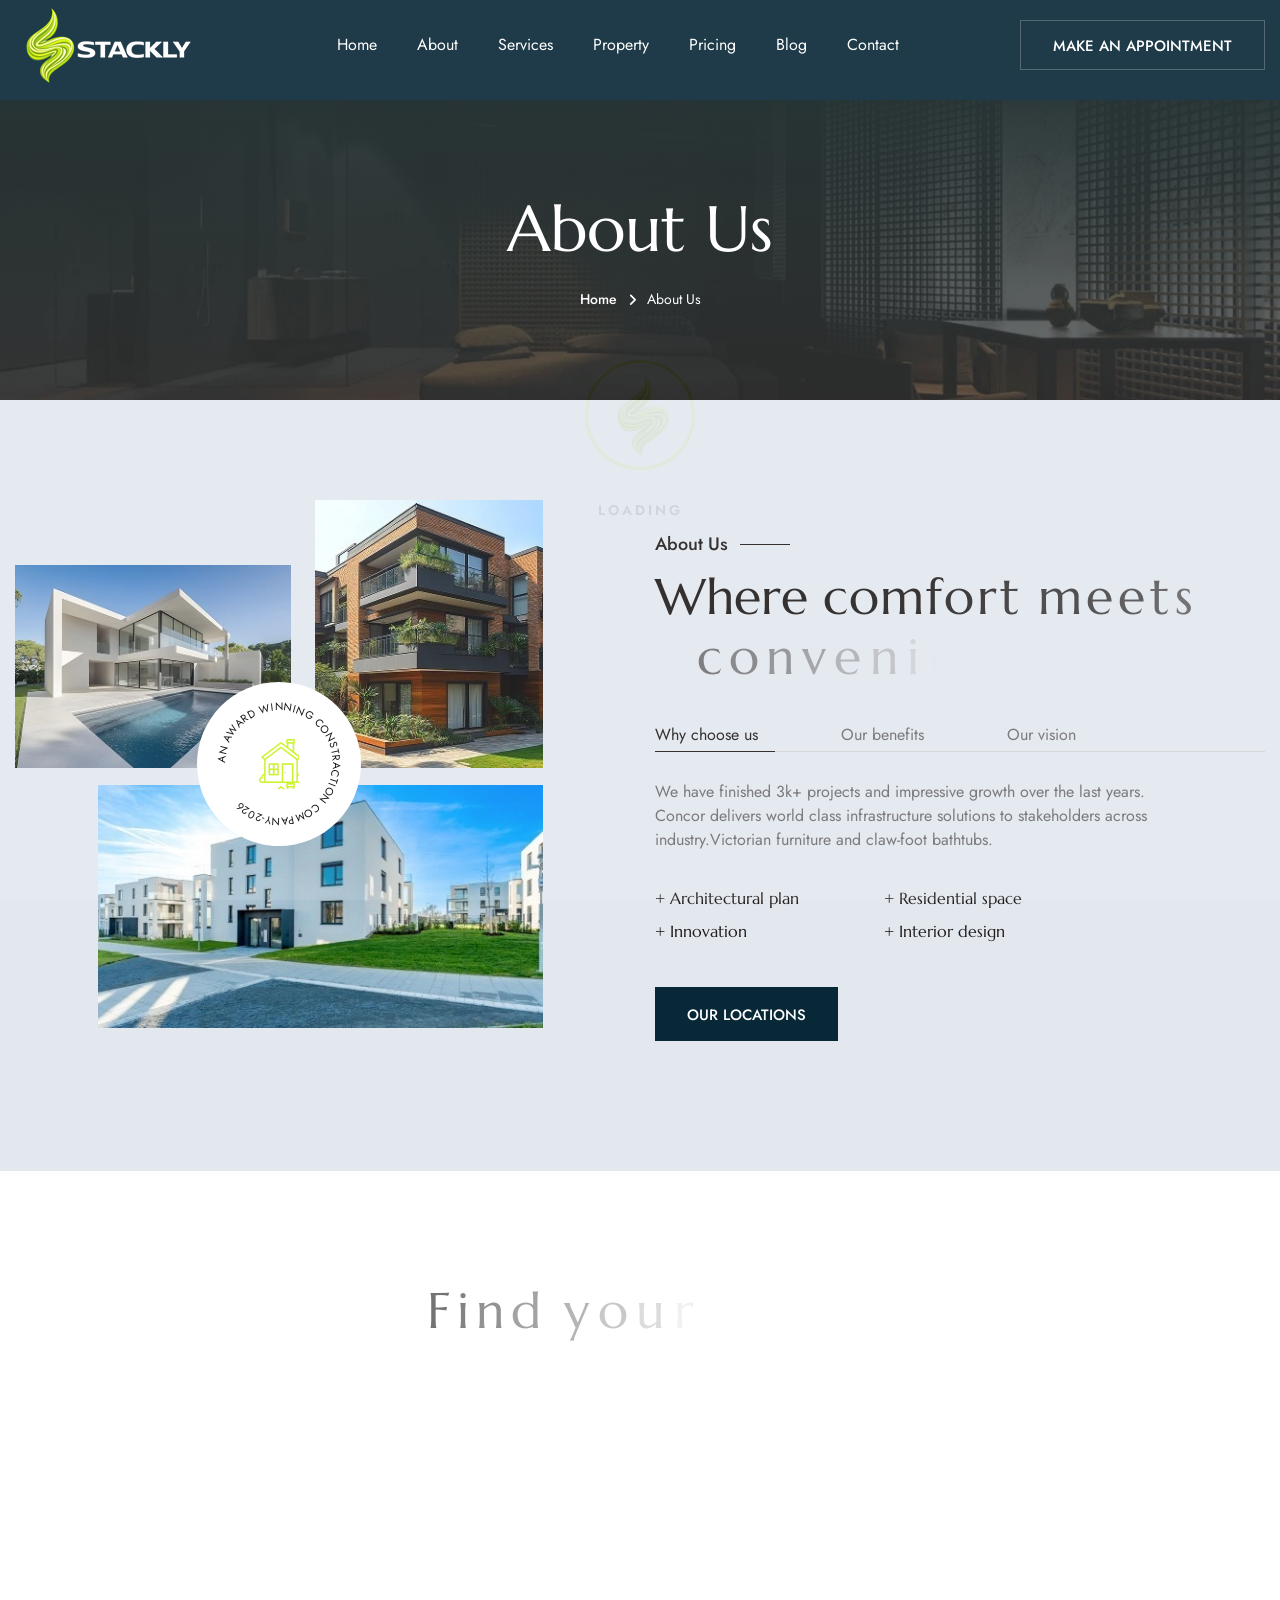
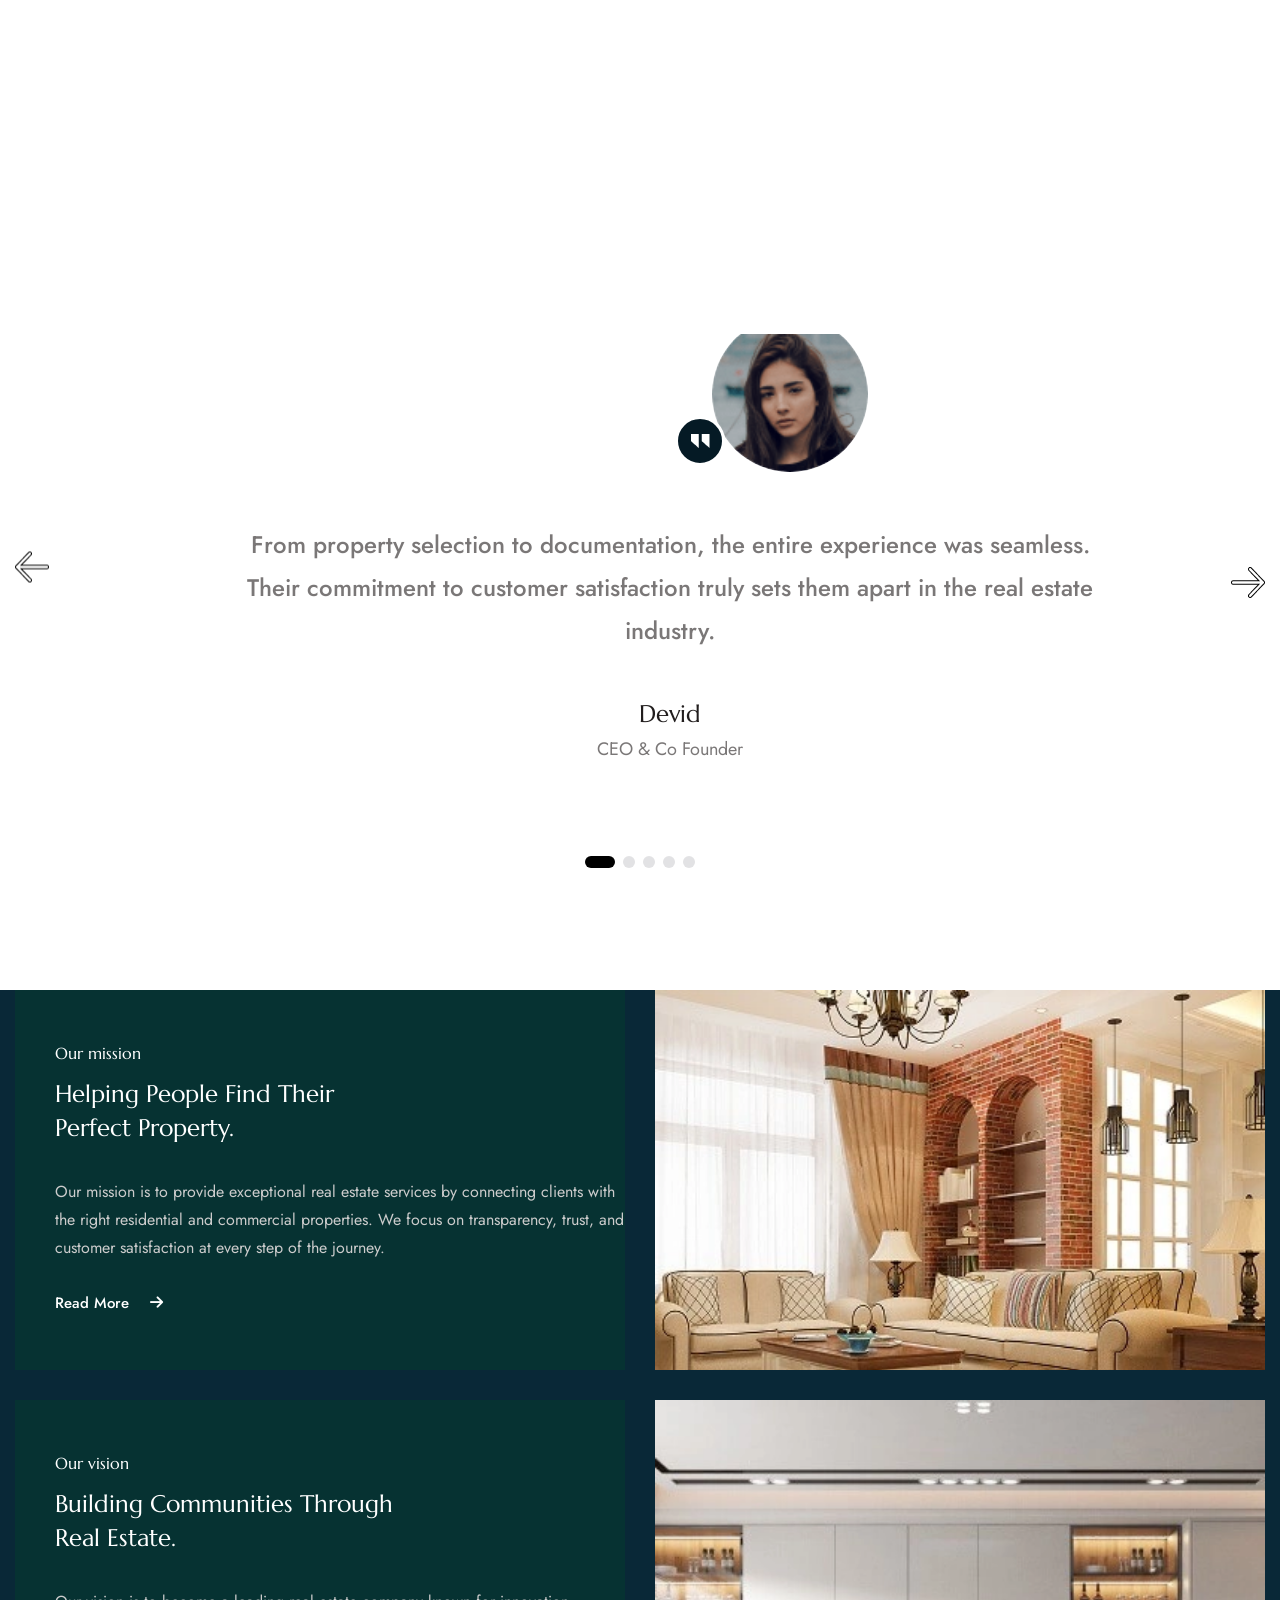
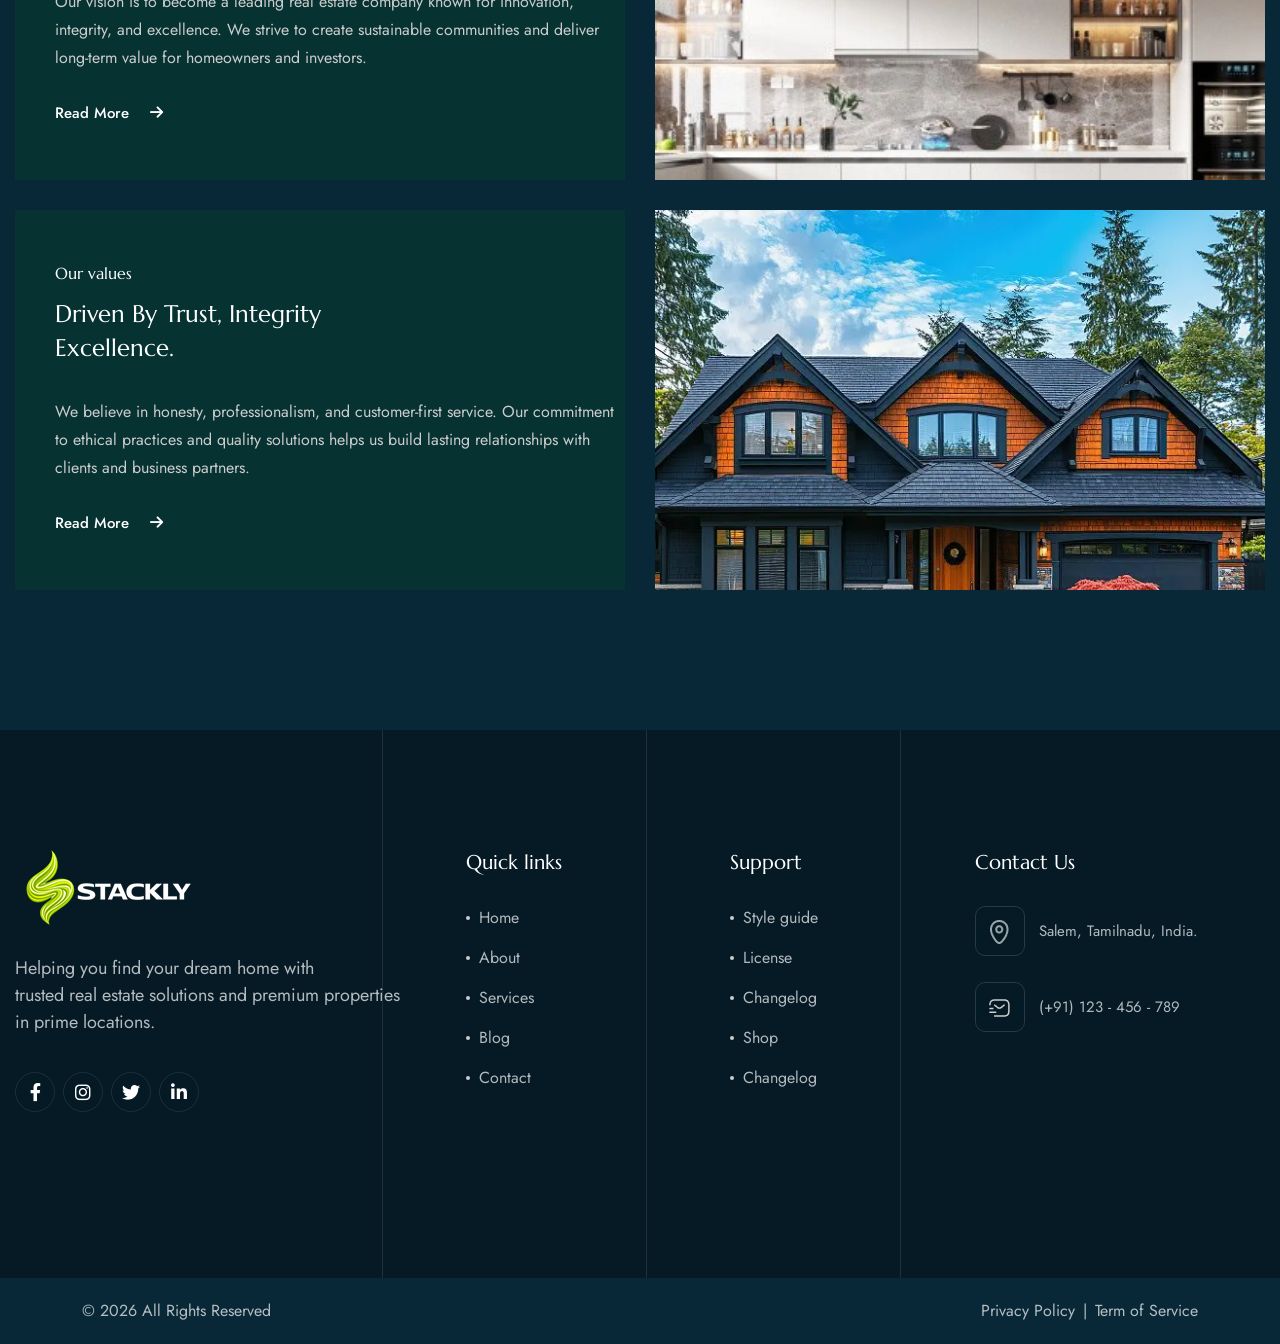
<file: page-about.html>
<!DOCTYPE html>
<html lang="en">
<head>
<meta charset="utf-8" />
<title>Stackly- Real Estate</title>
<!-- Stylesheets -->
<link href="css/bootstrap.min.css" rel="stylesheet" />
<link href="css/style.css" rel="stylesheet" />
<link href="css/style-home-1.css" rel="stylesheet" />
<meta http-equiv="X-UA-Compatible" content="IE=edge" />
<meta name="viewport" content="width=device-width, initial-scale=1.0" />

</head>

<body>
<div class="page-wrapper">

  <div class="preloader"></div>

  <!-- Back-to-top start -->
  <div class="back-to-top-wrapper">
    <button id="back_to_top" type="button" class="back-to-top-btn">
      <svg width="12" height="7" viewBox="0 0 12 7" fill="none" xmlns="../../../www.w3.org/2000/svg.html"><path d="M11 6L6 1L1 6" stroke="currentColor" stroke-width="1.5" stroke-linecap="round" stroke-linejoin="round" /></svg>
    </button>
  </div>
  <!-- Back-to-top start -->

  <!-- Main Header-->
  <header class="main-header header-style-one">
    <div class="auto-container">
      <div class="header-lower anim-fade-move" data-delay="0.25">
        <div class="inner-container">
          <!-- Main box -->
          <div class="main-box">
            <div class="logo-box">
              <div class="logo"><a href="index.html"><img src="images/logo-new.webp" alt="Logo" /></a></div>
            </div>

            <!--Nav Box-->
            <div class="nav-outer">
              <nav class="nav main-menu">
                <ul class="navigation">
               <li><a href="index.html">Home</a></li>
                <li><a href="page-about.html">About</a></li>
                <li><a href="page-services.html">Services</a></li>
                <li><a href="property-grid.html">Property</a></li>
                <li><a href="page-pricing.html">Pricing</a></li>
                <li><a href="news-grid.html">Blog</a></li>
                <li><a href="page-contact.html">Contact</a></li>
                </ul>
              </nav>
            </div>
            <div class="right-box">
              <!-- Phone Box -->
              <a class="theme-btn btn-style-two" href="login.html">
                <span class="btn-title">Make an appointment </span>
              </a>
            </div>
            <!--Mobile Navigation Toggler-->
            <div class="mobile-nav-toggler"><span class="icon lnr-icon-bars"></span></div>
          </div>
        </div>
      </div>
    </div>

    <!-- Mobile Menu  -->
    <div class="mobile-menu">
      <div class="menu-backdrop"></div>
      <!--Here Menu Will Come Automatically Via Javascript / Same Menu as in Header-->
      <nav class="menu-box">
        <div class="upper-box">
          <div class="nav-logo">
            <a href="index.html"><img src="images/logo-new.webp" alt="" /></a>
          </div>
          <div class="close-btn"><i class="icon fa fa-times"></i></div>
        </div>
        <ul class="navigation clearfix">
          <!--Keep This Empty / Menu will come through Javascript-->
        </ul>
        <ul class="contact-list-one">
            <li class="appointment-btn-wrap">
        <a href="login.html" class="theme-btn btn-style-two mobile-appointment-btn">
            Make Appointment
        </a>
    </li>
        </ul>
        <ul class="social-links">
          <li><a href="404.html"><i class="icon fab fa-twitter"></i></a></li>
          <li><a href="404.html"><i class="icon fab fa-facebook-f"></i></a></li>
          <li><a href="404.html"><i class="icon fab fa-pinterest-p"></i></a></li>
          <li><a href="404.html"><i class="icon fab fa-vimeo-v"></i></a></li>
        </ul>
      </nav>
    </div>
    <!-- End Mobile Menu -->
  </header>
  <!--End Main Header -->

  <!-- Page Title -->
<section class="page-title" style="background-image: url(images/resource/page-title-bg.webp);">
    <div class="auto-container">
        <div class="title-outer text-center">
            <div class="h1 title">About Us</div>
            <ul class="page-breadcrumb">
                <li><a href="index.html">Home</a></li>
                <li>About Us</li>
            </ul>
        </div>
    </div>
</section>
<!-- End Page Title -->

  <!-- Start about-section-h3 -->
  <section class="about-section-h3 pt-100">
    <div class="auto-container">
      <div class="row">
        <div class="image-column col-lg-6">
          <div class="inner-column wow fadeInRight" data-wow-delay="300ms" data-wow-duration="2000">
            <div class="images-box">
              <div class="image"><img src="images/resource/about-h3-1.webp" alt=""></div>
              <div class="image"><img src="images/resource/about-h3-2.webp" alt=""></div>
            </div>
            <div class="image-1"><img src="images/resource/about-h3-3.webp" alt=""></div>
            <div class="icon">
              <div class="circle">
                <span>
                  <svg width="134" height="134" viewBox="0 0 200 200" xmlns="../../../www.w3.org/2000/svg.html">
                    <defs>
                      <path id="circlePath" d="M100,100 m-80,0 a80,80 0 1,1 160,0 a80,80 0 1,1 -160,0"></path>
                    </defs>
                    <text fill="#fff" letter-spacing="1">
                      <textPath href="#circlePath" startOffset="2">AN AWARD WINNING CONSTRACTION COMPANY-2026</textPath>
                    </text>
                  </svg>
                </span>
              </div>
            </div>
          </div>
        </div>
        <div class="content-column col-lg-6">
          <div class="inner-column wow fadeInLeft" data-wow-delay="300ms" data-wow-duration="2000">
            <div class="se-title">
              <div class="h6 sub-title wow fadeInRight animated">About Us</div>
              <div class="h2 title char-animation">Where comfort meets convenience & trust</div>
            </div>
            <div class="default-tabs tabs-box">
              <div class="row">
                <!-- Tab Btns -->
                <div class="tab-btns tab-buttons col-lg-4">
                  <button data-tab="#prod-choose" class="tab-btn active-btn">Why choose us</button>
                  <button data-tab="#prod-benefits" class="tab-btn">Our benefits</button>
                  <button data-tab="#prod-vision" class="tab-btn">Our vision</button>
                </div>
                <!-- Tabs Container -->
                <div class="tabs-content col-lg-8">

                  <!-- Tab -->
                  <div class="tab active-tab" id="prod-choose">
                    <div class="tab-inner-content">
                      <div class="content">
                        <div class="text">We have finished 3k+ projects and impressive growth over the last years. Concor delivers world class infrastructure solutions to stakeholders across industry.Victorian furniture and claw-foot bathtubs.</div>
                        <div class="info-box">
                          <ul class="list-style-two">
                            <li>
                              <span>+</span>
                              Architectural plan
                            </li>
                            <li>
                              <span>+</span>
                              Innovation
                            </li>
                          </ul>
                          <ul class="list-style-two">
                            <li>
                              <span>+</span>
                              Residential space
                            </li>
                            <li>
                              <span>+</span>
                              Interior design
                            </li>
                          </ul>
                        </div>
                        <a class="theme-btn btn-style-eight" href="404.html">
                          <span class="btn-title">Our Locations </span>
                        </a>
                      </div>
                    </div>
                  </div>

                  <!-- Tab -->
                  <div class="tab" id="prod-benefits">
                    <div class="tab-inner-content">
                      <div class="content">
                        <div class="text"> With years of experience in the real estate industry, we help clients find premium residential and commercial properties that match their needs and budget. Our team provides expert guidance, transparent transactions, and personalized support throughout the buying, selling, and investment process.</div>
                        <div class="info-box">
                          <ul class="list-style-two">
                            <li>
                              <span>+</span>
                              Architectural plan
                            </li>
                            <li>
                              <span>+</span>
                              Innovation
                            </li>
                          </ul>
                          <ul class="list-style-two">
                            <li>
                              <span>+</span>
                              Commercial space
                            </li>
                            <li>
                              <span>+</span>
                              Interior design
                            </li>
                          </ul>
                        </div>
                        <a class="theme-btn btn-style-eight" href="404.html">
                          <span class="btn-title">Our Locations </span>
                        </a>
                      </div>
                    </div>
                  </div>

                  <!-- Tab -->
                  <div class="tab" id="prod-vision">
                    <div class="tab-inner-content">
                      <div class="content">
                        <div class="text">We offer a wide range of property solutions designed to maximize value and convenience for our clients. From first-time homebuyers to seasoned investors, our comprehensive services ensure a smooth and rewarding real estate experience.</div>
                        <div class="info-box">
                          <ul class="list-style-two">
                            <li>
                              <span>+</span>
                              Architectural
                            </li>
                            <li>
                              <span>+</span>
                              Innovation
                            </li>
                          </ul>
                          <ul class="list-style-two">
                            <li>
                              <span>+</span>
                              Residential space
                            </li>
                            <li>
                              <span>+</span>
                              Interior design
                            </li>
                          </ul>
                        </div>
                        <a class="theme-btn btn-style-eight" href="404.html">
                          <span class="btn-title">Our Locations </span>
                        </a>
                      </div>
                    </div>
                  </div>


                </div>
              </div>
            </div>
          </div>
        </div>
      </div>
    </div>
  </section>
  <!-- End about-section-h3 -->

  <!-- Rooms Section -->
  <section class="rooms-section-h3" id="discover-rooms-id">
    <div class="se-title text-center wow fadeInRight animated">
      <div class="h2 title char-animation">Find your place & Feel <br>at home</div>
    </div>
    <div class="auto-container">
      <div class="row">
        <div class="room-slide-wrapper position-relative z-2 overflow-hidden" data-aos="fade-up" data-aos-duration="1000" data-aos-delay="200">
          <div class="swiper-container room-active-home-three pb-0">
            <div class="swiper-wrapper">
              <div class="swiper-slide">
                <!-- Room Block -->
                <div class="room-block">
                  <div class="inner-block">
                    <div class="image">
                      <img src="images/resource/room1-1.webp" alt="">
                      <a class="icon-btn" href="404.html"><i class="fas fa-arrow-up-right"></i></a>
                    </div>
                    <div class="content">
                      <div class="h4 title inner"><a href="404.html">Luxury Apartments</a></div>
                    </div>
                  </div>
                </div>
              </div>
              <div class="swiper-slide">
                <!-- Room Block -->
                <div class="room-block">
                  <div class="inner-block">
                    <div class="image">
                      <img src="images/resource/room1-2.webp" alt="">
                      <a class="icon-btn" href="404.html"><i class="fas fa-arrow-up-right"></i></a>
                    </div>
                    <div class="content">
                      <div class="h4 title inner"><a href="404.html">Deluxe Room</a></div>
                    </div>
                  </div>
                </div>
              </div>
              <div class="swiper-slide">
                <!-- Room Block -->
                <div class="room-block">
                  <div class="inner-block">
                    <div class="image">
                      <img src="images/resource/room1-3.webp" alt="">
                      <a class="icon-btn" href="404.html"><i class="fas fa-arrow-up-right"></i></a>
                    </div>
                    <div class="content">
                      <div class="h4 title inner"><a href="404.html">Community Center</a></div>
                    </div>
                  </div>
                </div>
              </div>
              <div class="swiper-slide">
                <!-- Room Block -->
                <div class="room-block">
                  <div class="inner-block">
                    <div class="image">
                      <img src="images/resource/room1-1.webp" alt="">
                      <a class="icon-btn" href="404.html"><i class="fas fa-arrow-up-right"></i></a>
                    </div>
                    <div class="content">
                      <div class="h4 title inner"><a href="404.html">Luxury Apartments</a></div>
                    </div>
                  </div>
                </div>
              </div>
              <div class="swiper-slide">
                <!-- Room Block -->
                <div class="room-block">
                  <div class="inner-block">
                    <div class="image">
                      <img src="images/resource/room1-2.webp" alt="">
                      <a class="icon-btn" href="404.html"><i class="fas fa-arrow-up-right"></i></a>
                    </div>
                    <div class="content">
                      <div class="h4 title inner"><a href="404.html">Deluxe Room</a></div>
                    </div>
                  </div>
                </div>
              </div>
            </div>
            <div class="slider-info">
              <div class="room-slider-pagination"></div>
            </div>
          </div>
        </div>
      </div>
    </div>
  </section>
  <!-- End Projects Section -->

  <!-- Testimonial Section -->
  <section class="testimonial-section pt-0">
    <div class="auto-container">
      <div class="inner-container wow fadeInRight animated img-reveal">
        <div class="swiper-container testimonial-h4-slider-content pb-0">
          <div class="swiper-wrapper">
            <div class="testimonial-block swiper-slide img-reveal">
              <div class="inner-box">
                <div class="author-image">
                  <img src="images/resource/author-1.webp" alt="" />
                  <div class="icon-quote"><img src="images/icons/icon-quote1.webp" alt=""></div>
                </div>
                <div class="text"> We were searching for the perfect commercial space, and they delivered beyond expectations. Their expertise helped us find a location that perfectly suits our business needs.</div>
                <div class="author-box">
                  <div class="h4 name">Dominic L. Ementm</div>
                  <div class="designation">CEO & Co Founder</div>
                </div>
              </div>
            </div>
            <div class="testimonial-block swiper-slide img-reveal">
              <div class="inner-box">
                <div class="author-image">
                  <img src="images/resource/testi-h3-2.webp" alt="" />
                  <div class="icon-quote"><img src="images/icons/icon-quote1.webp" alt=""></div>
                </div>
                <div class="text">From property selection to documentation, the entire experience was seamless. Their commitment to customer satisfaction truly sets them apart in the real estate industry.</div>
                <div class="author-box">
                  <div class="h4 name">Devid</div>
                  <div class="designation">CEO & Co Founder</div>
                </div>
              </div>
            </div>
            <div class="testimonial-block swiper-slide img-reveal">
              <div class="inner-box">
                <div class="author-image">
                  <img src="images/resource/testi-h3-1.webp" alt="" />
                  <div class="icon-quote"><img src="images/icons/icon-quote1.webp" alt=""></div>
                </div>
                <div class="text">Great, we’re not just creating digital solutions—we’re creating connections Our work is rooted in creativity, innovation, & a commitment to helping brands succeed in a rapidly evolving digital world.</div>
                <div class="author-box">
                  <div class="h4 name">John</div>
                  <div class="designation">CEO & Co Founder</div>
                </div>
              </div>
            </div>
            <div class="testimonial-block swiper-slide img-reveal">
              <div class="inner-box">
                <div class="author-image">
                  <img src="images/resource/testi-author-h1-2.webp" alt="" />
                  <div class="icon-quote"><img src="images/icons/icon-quote1.webp" alt=""></div>
                </div>
                <div class="text"> The team provided exceptional support throughout the entire buying process. Their professionalism, honesty, and attention to detail made everything stress-free.</div>
                <div class="author-box">
                  <div class="h4 name">Dominic L. Ementm</div>
                  <div class="designation">CEO & Co Founder</div>
                </div>
              </div>
            </div>
            <div class="testimonial-block swiper-slide img-reveal">
              <div class="inner-box">
                <div class="author-image">
                  <img src="images/resource/testi-h3-2.webp" alt="" />
                  <div class="icon-quote"><img src="images/icons/icon-quote1.webp" alt=""></div>
                </div>
                <div class="text">Great, we’re not just creating digital solutions—we’re creating connections Our work is rooted in creativity, innovation, & a commitment to helping brands succeed in a rapidly evolving digital world.</div>
                <div class="author-box">
                  <div class="h4 name">Devid</div>
                  <div class="designation">CEO & Co Founder</div>
                </div>
              </div>
            </div>
          </div>
          <div class="testi-button-next"><img src="images/icons/testi-h4-1.webp" alt=""></div>
          <div class="testi-button-prev"><img src="images/icons/testi-h4-1.webp" alt=""></div>
          <div class="slider-info">
            <div class="room-slider-pagination"></div>
          </div>
        </div>
      </div>
    </div>
  </section>
  <!-- End Testimonial Section -->

  <!-- Start feature-Section-Home-2 -->
  <section class="feature-section-h2-two">
      <div class="auto-container">
        <div class="row wow fadeInRight animated">
          <div class="feature-block-h2 col-xxl-4 col-xl-6 col-md-6">
            <div class="inner-block">
              <div class="content-box">
                <div class="sub-title">Our mission</div>
                <div class="h4 title"><a href="404.html">Helping People Find Their <br> Perfect Property.</a></div>
                <div class="text">Our mission is to provide exceptional real estate services by connecting clients with the right residential and commercial properties. We focus on transparency, trust, and customer satisfaction at every step of the journey.</div>
                <a class="theme-btn btn-style-one" href="404.html">
                  <span class="btn-title">Read More </span>
                  <span class="btn-arrow-right"><i class="fa-solid fa-arrow-right"></i></span>
                </a>
              </div>
            </div>
          </div>
           <div class="feature-block-h2 col-xxl-4 col-xl-6 col-md-6">
            <div class="inner-block">
              <div class="image-box">
              <img src="images/resource/feature1-2.webp" alt="">
            </div>
            </div>
          </div>
           <div class="feature-block-h2 col-xxl-4 col-xl-6 col-md-6">
            <div class="inner-block">
              <div class="content-box">
                <div class="sub-title">Our vision</div>
                <div class="h4 title"><a href="404.html">Building Communities Through <br> Real Estate.</a></div>
                <div class="text">Our vision is to become a leading real estate company known for innovation, integrity, and excellence. We strive to create sustainable communities and deliver long-term value for homeowners and investors.</div>
                <a class="theme-btn btn-style-one" href="404.html">
                  <span class="btn-title">Read More </span>
                  <span class="btn-arrow-right"><i class="fa-solid fa-arrow-right"></i></span>
                </a>
              </div>
            </div>
          </div>
           <div class="feature-block-h2 col-xxl-4 col-xl-6 col-md-6">
            <div class="inner-block">
              <div class="image-box">
              <img src="images/resource/feature1-1.webp" alt="">
            </div>
            </div>
          </div>
          <div class="feature-block-h2 col-xxl-4 col-xl-6 col-md-6">
            <div class="inner-block">
              <div class="content-box">
                <div class="sub-title">Our values</div>
                <div class="h4 title"><a href="404.html">Driven by Trust, Integrity <br> Excellence.</a></div>
                <div class="text">We believe in honesty, professionalism, and customer-first service. Our commitment to ethical practices and quality solutions helps us build lasting relationships with clients and business partners.</div>
                <a class="theme-btn btn-style-one" href="404.html">
                  <span class="btn-title">Read More </span>
                  <span class="btn-arrow-right"><i class="fa-solid fa-arrow-right"></i></span>
                </a>
              </div>
            </div>
          </div>
           <div class="feature-block-h2 col-xxl-4 col-xl-6 col-md-6">
            <div class="inner-block">
              <div class="image-box">
              <img src="images/resource/properties-1.webp" alt="">
            </div>
            </div>
          </div>
        </div>
      </div>
  </section>
  <!-- End feature-Section-Home-2 -->

   <!-- Main Footer -->
  <footer class="main-footer footer-style-one">
    <!-- Widgets Section -->
    <div class="widgets-section">
      <div class="h1 style-text char-animation img-reveal">Property</div>
      <div class="auto-container">
        <div class="row">
          <!-- Footer Column -->
          <div class="footer-column col-xl-4 col-sm-6">
            <div class="footer-widget">
              <div class="logo"><a href="index.html"> <img src="images/logo-new.webp" alt="logo"></a></div>
              <div class="widget-content">
                <div class="text">Helping you find your dream home with <br> trusted real estate solutions and premium properties in prime locations.</div>
              </div>
            </div>
            <div class="footer-widget widget-social">
              <div class="widget-content">
                <ul class="social-icon">
                  <li><a href="404.html"><i class="fab fa-facebook-f"></i></a></li>
                  <li><a href="404.html"><i class="fa-brands fa-instagram"></i></a></li>
                  <li><a href="404.html"><i class="fa-brands fa-twitter"></i></a></li>
                  <li><a href="404.html"><i class="fa-brands fa-linkedin-in"></i></a></li>
                </ul>
              </div>
            </div>
          </div>
          <!-- Footer Column -->
          <div class="footer-column col-xl-2 col-sm-6">
            <div class="footer-widget links-widget ms-0 ms-xl-4">
              <div class="h4 widget-title">Quick links</div>
              <div class="widget-content">
                <ul class="user-links">
                  <li><a href="index.html">Home</a></li>
                  <li><a href="page-about.html">About</a></li>
                  <li><a href="page-services.html">Services</a></li>
                  <li><a href="news-grid.html">Blog</a></li>
                  <li><a href="page-contact.html">Contact</a></li>
                </ul>
              </div>
            </div>
          </div>
          <!-- Footer Column -->
          <div class="footer-column col-xl-3 col-sm-6">
            <div class="footer-widget links-widget style-two">
              <div class="h4 widget-title">Support</div>
              <div class="widget-content">
                <ul class="user-links">
                  <li><a href="404.html">Style guide</a></li>
                  <li><a href="404.html">License</a></li>
                  <li><a href="404.html">Changelog</a></li>
                  <li><a href="404.html">Shop</a></li>
                  <li><a href="404.html">Changelog</a></li>
                </ul>
              </div>
            </div>
          </div>
          <!-- footer column -->
          <div class="footer-column col-xl-3 col-sm-6">
            <div class="footer-widget info-widget style-three">
              <div class="h4 widget-title">Contact Us</div>
              <div class="widget-content">
                <!-- Contact List -->
                <div class="contact-list">
                  <div class="inner">
                    <div class="list-info"><div class="icon"><img src="images/icons/footer-h1-1.webp" alt=""></div><span> Salem, Tamilnadu, India.</span></div>
                    <div class="list-info"><div class="icon"><img src="images/icons/footer-h1-2.webp" alt=""></div><span> (+91) 123 - 456 - 789</span></div>
                  </div>
                </div>
              </div>
            </div>
          </div>
        </div>
      </div>
    </div>
    <div class="footer-bottom">
      <div class="container">
        <div class="inner-container justify-content-center justify-content-sm-between">
          <p class="copyright-text">© 2026 All Rights Reserved</p>
          <ul class="d-flex align-items-center gap-2">
            <li><a href="404.html">Privacy Policy  </a></li>
            <li>|</li>
            <li><a href="404.html">Term of Service</a></li>
          </ul>
        </div>
      </div>
    </div>
  </footer>
  <!--End Main Footer -->

</div>
<!-- End Page Wrapper -->

<script>
window.addEventListener("scroll", function () {
    const header = document.querySelector(".main-header");

    if (window.scrollY > 100) {
        header.classList.add("sticky-active");
    } else {
        header.classList.remove("sticky-active");
    }
});
</script>

<script src="js/jquery.js"></script>
<script src="js/popper.min.js"></script>
<script src="js/bootstrap.min.js"></script>
<script src="js/jquery.fancybox.js"></script>
<script src="js/jquery-ui.js"></script>
<script src="js/wow.js"></script>
<script src="js/select2.min.js"></script>
<script src="js/appear.js"></script>
<script src="js/bxslider.js"></script>
<script src="js/knob.js"></script>
<script src="js/swiper.min.js"></script>
<script src="js/aos.js"></script>
<script src="js/gsap.min.js"></script>
<script src="js/ScrollTrigger.min.js"></script>
<script src="js/splitType.js"></script>
<script src="js/gsap-scroll-smoother.js"></script>
<script src="js/gsap-scroll-to-plugin.js"></script>
<script src="js/SplitText.min.js"></script>
<script src="js/custom-gsap.js"></script>
<script src="js/script.js"></script>
</body>

</html>
</file>
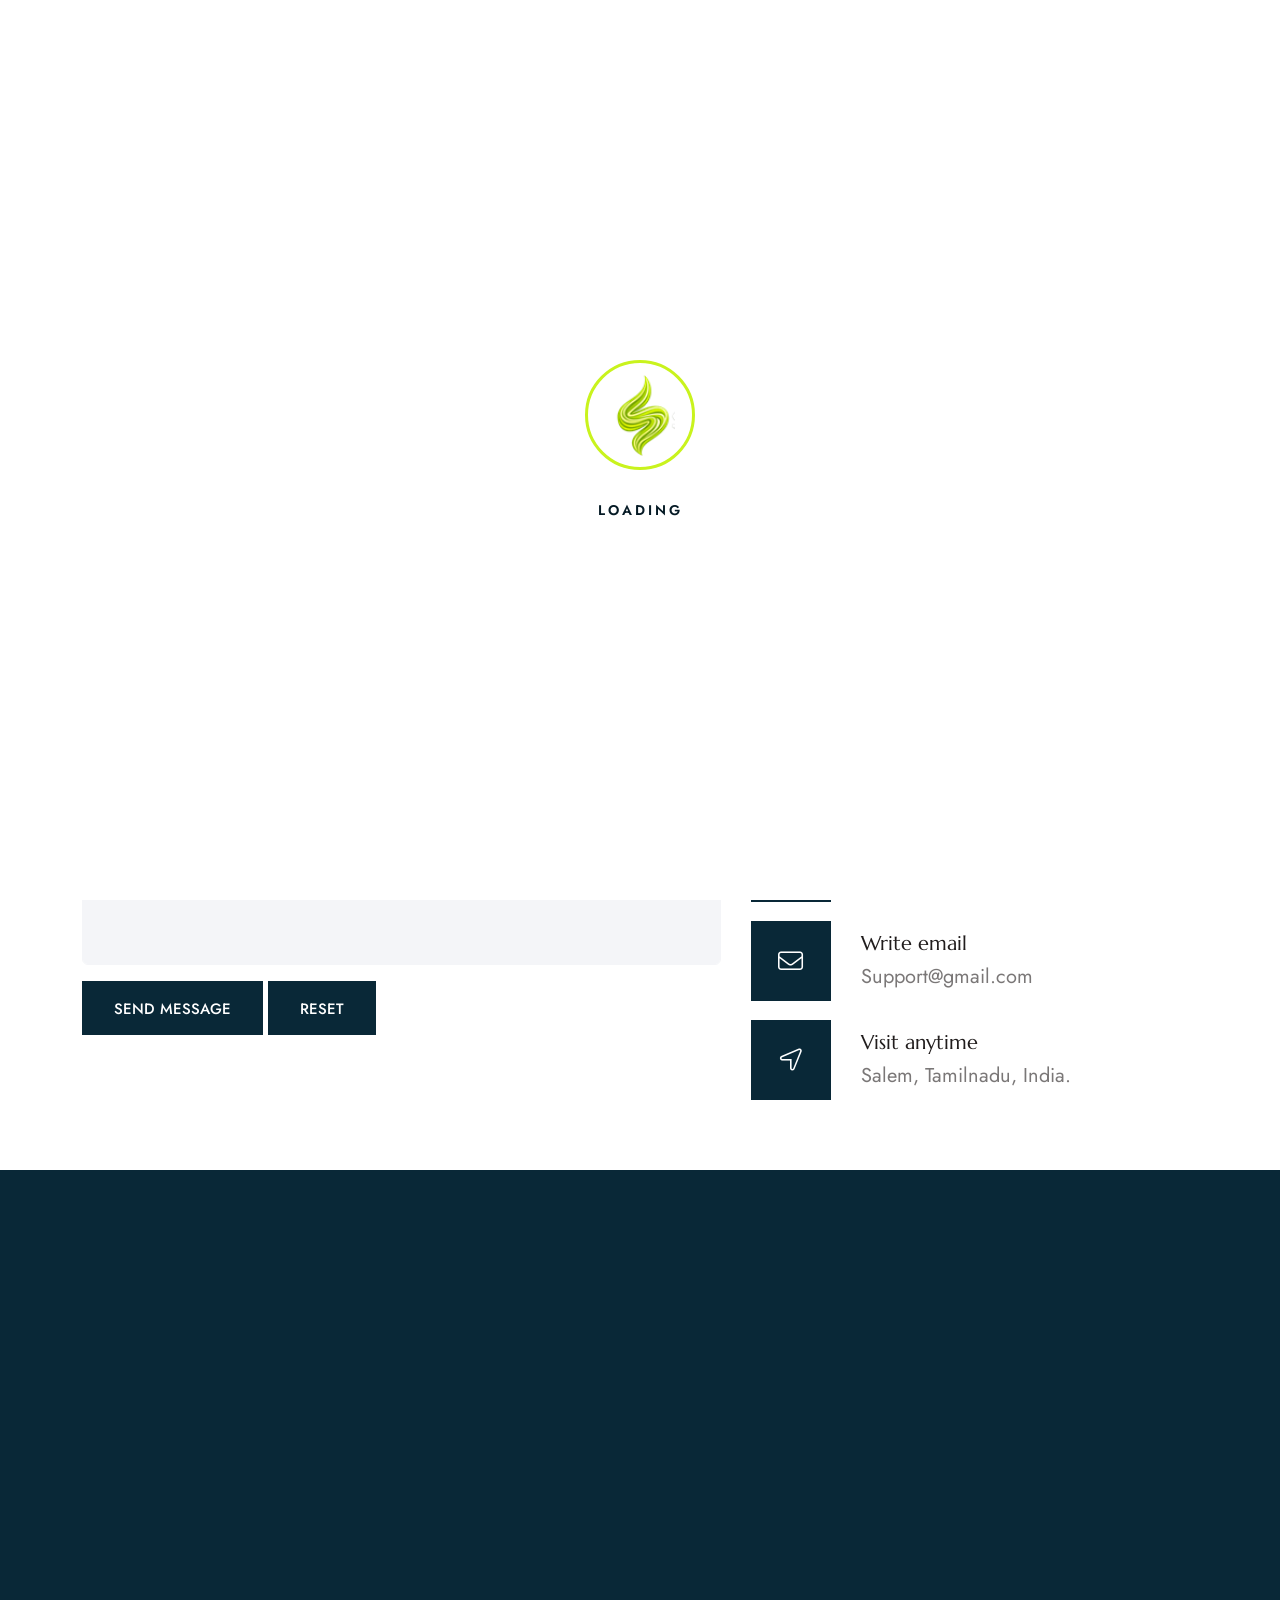
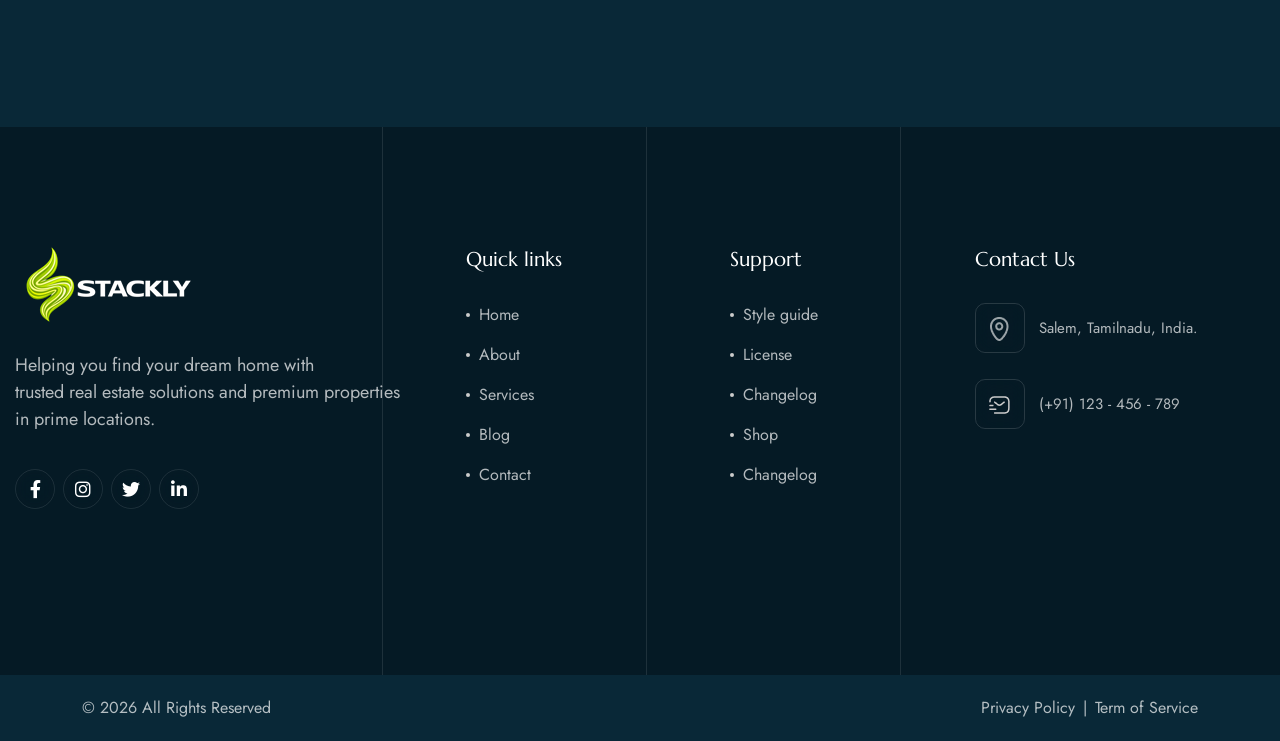
<file: page-contact.html>
<!DOCTYPE html>
<html lang="en">
<head>
<meta charset="utf-8" />
<title>Stackly- Real Estate</title>
<!-- Stylesheets -->
<link href="css/bootstrap.min.css" rel="stylesheet" />
<link href="css/style.css" rel="stylesheet" />
<link href="css/style-home-1.css" rel="stylesheet" />
<meta http-equiv="X-UA-Compatible" content="IE=edge" />
<meta name="viewport" content="width=device-width, initial-scale=1.0" />

<style>
  .contact-details {
    background: white;
  }
</style>

</head>

<body>
<div class="page-wrapper">

  <div class="preloader"></div>

  <!-- Back-to-top start -->
  <div class="back-to-top-wrapper">
    <button id="back_to_top" type="button" class="back-to-top-btn">
      <svg width="12" height="7" viewBox="0 0 12 7" fill="none" xmlns="../../../www.w3.org/2000/svg.html"><path d="M11 6L6 1L1 6" stroke="currentColor" stroke-width="1.5" stroke-linecap="round" stroke-linejoin="round" /></svg>
    </button>
  </div>
  <!-- Back-to-top start -->

 <!-- Main Header-->
  <header class="main-header header-style-one">
    <div class="auto-container">
      <div class="header-lower anim-fade-move" data-delay="0.25">
        <div class="inner-container">
          <!-- Main box -->
          <div class="main-box">
            <div class="logo-box">
              <div class="logo"><a href="index.html"><img src="images/logo-new.webp" alt="Logo" /></a></div>
            </div>

            <!--Nav Box-->
            <div class="nav-outer">
              <nav class="nav main-menu">
                <ul class="navigation">
               <li><a href="index.html">Home</a></li>
                <li><a href="page-about.html">About</a></li>
                <li><a href="page-services.html">Services</a></li>
                <li><a href="property-grid.html">Property</a></li>
                <li><a href="page-pricing.html">Pricing</a></li>
                <li><a href="news-grid.html">Blog</a></li>
                <li><a href="page-contact.html">Contact</a></li>
                </ul>
              </nav>
            </div>
            <div class="right-box">
              <!-- Phone Box -->
              <a class="theme-btn btn-style-two" href="login.html">
                <span class="btn-title">Make an appointment </span>
              </a>
            </div>
            <!--Mobile Navigation Toggler-->
            <div class="mobile-nav-toggler"><span class="icon lnr-icon-bars"></span></div>
          </div>
        </div>
      </div>
    </div>

    <!-- Mobile Menu  -->
    <div class="mobile-menu">
      <div class="menu-backdrop"></div>
      <!--Here Menu Will Come Automatically Via Javascript / Same Menu as in Header-->
      <nav class="menu-box">
        <div class="upper-box">
          <div class="nav-logo">
            <a href="index.html"><img src="images/logo-new.webp" alt="" /></a>
          </div>
          <div class="close-btn"><i class="icon fa fa-times"></i></div>
        </div>
        <ul class="navigation clearfix">
          <!--Keep This Empty / Menu will come through Javascript-->
        </ul>
        <ul class="contact-list-one">
            <li class="appointment-btn-wrap">
        <a href="login.html" class="theme-btn btn-style-two mobile-appointment-btn">
            Make Appointment
        </a>
    </li>
        </ul>
        <ul class="social-links">
          <li><a href="404.html"><i class="icon fab fa-twitter"></i></a></li>
          <li><a href="404.html"><i class="icon fab fa-facebook-f"></i></a></li>
          <li><a href="404.html"><i class="icon fab fa-pinterest-p"></i></a></li>
          <li><a href="404.html"><i class="icon fab fa-vimeo-v"></i></a></li>
        </ul>
      </nav>
    </div>
    <!-- End Mobile Menu -->
  </header>
  <!--End Main Header -->

  <!-- Page Title -->
<section class="page-title" style="background-image: url(images/resource/page-title-bg.webp);">
    <div class="auto-container">
        <div class="title-outer text-center">
            <div class="h1 title">Contact Us</div>
            <ul class="page-breadcrumb">
                <li><a href="index.html">Home</a></li>
                <li>Contact</li>
            </ul>
        </div>
    </div>
</section>
<!-- End Page Title -->

  <!--Contact Details Start-->
  <section class="contact-details">
    <div class="container pt-110 pb-70">
      <div class="row">
        <div class="col-xl-7 col-lg-6">
          <div class="sec-title">
            <span class="sub-title before-none">Send us email</span>
            <div class="h2">Feel free to write</div>
          </div>
          <!-- Contact Form -->
          <form id="contact_form">
            <div class="row">
              <div class="col-sm-6">
                <div class="mb-3">
                  <input name="form_name" id="name" class="form-control" type="text" placeholder="Enter Name" required>
                </div>
              </div>
              <div class="col-sm-6">
                <div class="mb-3">
                  <input name="form_email" id="email" class="form-control" type="email" placeholder="Enter Email" required>
                </div>
              </div>
            </div>
            <div class="row">
              <div class="col-sm-6">
                <div class="mb-3">
                  <input name="form_subject" id="subject" class="form-control" type="text" placeholder="Enter Subject" required>
                </div>
              </div>
              <div class="col-sm-6">
                <div class="mb-3">
                  <input name="form_phone" id="phone" class="form-control" type="tel" placeholder="Enter Phone" required>
                </div>
              </div>
            </div>
            <div class="mb-3">
              <textarea name="form_message" id="message" class="form-control" rows="7" placeholder="Enter Message" required></textarea>
            </div>
            <div class="mb-5">
              <input name="form_botcheck" class="form-control" type="hidden" value="" />
              <button type="submit" name="form_botcheck" class="theme-btn btn-style-eight animation-box" data-loading-text="Please wait...">
                <span class="btn-title">Send message</span>
              </button>
              <button type="reset" name="form_botcheck" class="theme-btn btn-style-eight animation-box" data-loading-text="Please wait...">
                <span class="btn-title">Reset</span>
              </button>
            </div>
          </form>
          <!-- Contact Form Validation-->
        </div>
        <div class="col-xl-5 col-lg-6">
          <div class="contact-details__right">
            <div class="sec-title">
              <span class="sub-title before-none">Need any help?</span>
              <div class="h2">Get in touch with us</div>
              <div class="text">We're committed to helping you find the right property and make informed real estate decisions. Reach out to our team for expert advice, property inquiries, and dedicated customer support.</div>
            </div>
            <ul class="list-unstyled contact-details__info">
              <li>
                <div class="icon">
                  <span class="fa-classic fa-light fa-phone-plus"></span>
                </div>
                <div class="text">
                  <div class="h5 mb-1">Have any question?</div>
                  <a><span>Free</span> +91 123 456 789</a>
                </div>
              </li>
              <li>
                <div class="icon">
                  <span class="fal fa-envelope"></span>
                </div>
                <div class="text">
                  <div class="h5 mb-1">Write email</div>
                  <a><span class="__cf_email__">Support@gmail.com</span></a>
                </div>
              </li>
              <li>
                <div class="icon">
                  <span class="fal fa-location-arrow"></span>
                </div>
                <div class="text">
                  <div class="h5 mb-1">Visit anytime</div>
                  <span>Salem, Tamilnadu, India.</span>
                </div>
              </li>
            </ul>
          </div>
        </div>
      </div>
    </div>
  </section>
  <!--Contact Details End-->

  <!-- Map Section-->
<!-- Map Section -->
<section class="map-section">
    <iframe
        class="map w-100"
        src="https://maps.google.com/maps?q=Salem,Tamil%20Nadu,India&t=&z=13&ie=UTF8&iwloc=&output=embed"
        width="100%"
        height="600"
        style="border:0;"
        allowfullscreen=""
        loading="lazy">
    </iframe>
</section>
<!-- End Map Section -->

  <!-- Main Footer -->
  <footer class="main-footer footer-style-one">
    <!-- Widgets Section -->
    <div class="widgets-section">
      <div class="h1 style-text char-animation img-reveal">Property</div>
      <div class="auto-container">
        <div class="row">
          <!-- Footer Column -->
          <div class="footer-column col-xl-4 col-sm-6">
            <div class="footer-widget">
              <div class="logo"><a href="index.html"> <img src="images/logo-new.webp" alt="logo"></a></div>
              <div class="widget-content">
                <div class="text">Helping you find your dream home with <br> trusted real estate solutions and premium properties in prime locations.</div>
              </div>
            </div>
            <div class="footer-widget widget-social">
              <div class="widget-content">
                <ul class="social-icon">
                  <li><a href="404.html"><i class="fab fa-facebook-f"></i></a></li>
                  <li><a href="404.html"><i class="fa-brands fa-instagram"></i></a></li>
                  <li><a href="404.html"><i class="fa-brands fa-twitter"></i></a></li>
                  <li><a href="404.html"><i class="fa-brands fa-linkedin-in"></i></a></li>
                </ul>
              </div>
            </div>
          </div>
          <!-- Footer Column -->
          <div class="footer-column col-xl-2 col-sm-6">
            <div class="footer-widget links-widget ms-0 ms-xl-4">
              <div class="h4 widget-title">Quick links</div>
              <div class="widget-content">
                <ul class="user-links">
                  <li><a href="index.html">Home</a></li>
                  <li><a href="page-about.html">About</a></li>
                  <li><a href="page-services.html">Services</a></li>
                  <li><a href="news-grid.html">Blog</a></li>
                  <li><a href="page-contact.html">Contact</a></li>
                </ul>
              </div>
            </div>
          </div>
          <!-- Footer Column -->
          <div class="footer-column col-xl-3 col-sm-6">
            <div class="footer-widget links-widget style-two">
              <div class="h4 widget-title">Support</div>
              <div class="widget-content">
                <ul class="user-links">
                  <li><a href="404.html">Style guide</a></li>
                  <li><a href="404.html">License</a></li>
                  <li><a href="404.html">Changelog</a></li>
                  <li><a href="404.html">Shop</a></li>
                  <li><a href="404.html">Changelog</a></li>
                </ul>
              </div>
            </div>
          </div>
          <!-- footer column -->
          <div class="footer-column col-xl-3 col-sm-6">
            <div class="footer-widget info-widget style-three">
              <div class="h4 widget-title">Contact Us</div>
              <div class="widget-content">
                <!-- Contact List -->
                <div class="contact-list">
                  <div class="inner">
                    <div class="list-info"><div class="icon"><img src="images/icons/footer-h1-1.webp" alt=""></div><span> Salem, Tamilnadu, India.</span></div>
                    <div class="list-info"><div class="icon"><img src="images/icons/footer-h1-2.webp" alt=""></div><span> (+91) 123 - 456 - 789</span></div>
                  </div>
                </div>
              </div>
            </div>
          </div>
        </div>
      </div>
    </div>
    <div class="footer-bottom">
      <div class="container">
        <div class="inner-container justify-content-center justify-content-sm-between">
          <p class="copyright-text">© 2026 All Rights Reserved</p>
          <ul class="d-flex align-items-center gap-2">
            <li><a href="404.html">Privacy Policy  </a></li>
            <li>|</li>
            <li><a href="404.html">Term of Service</a></li>
          </ul>
        </div>
      </div>
    </div>
  </footer>
  <!--End Main Footer -->


</div>
<!-- End Page Wrapper -->

<script>
window.addEventListener("scroll", function () {
    const header = document.querySelector(".main-header");

    if (window.scrollY > 100) {
        header.classList.add("sticky-active");
    } else {
        header.classList.remove("sticky-active");
    }
});
</script>

<script>
document.getElementById("contact_form").addEventListener("submit", function(e) {
    e.preventDefault();

    let name = document.getElementById("name").value.trim();
    let email = document.getElementById("email").value.trim();
    let subject = document.getElementById("subject").value.trim();
    let phone = document.getElementById("phone").value.trim();
    let message = document.getElementById("message").value.trim();

    let emailPattern = /^[^\s@]+@[^\s@]+\.[^\s@]+$/;
    let phonePattern = /^[0-9]{10}$/;

    if (name === "") {
        alert("Please enter your name");
        return;
    }

    if (!emailPattern.test(email)) {
        alert("Please enter a valid email address");
        return;
    }

    if (subject === "") {
        alert("Please enter a subject");
        return;
    }

    if (!phonePattern.test(phone)) {
        alert("Please enter a valid 10-digit phone number");
        return;
    }

    if (message === "") {
        alert("Please enter your message");
        return;
    }

    // Redirect to 404 page after successful validation
    window.location.href = "404.html";
});
</script>

<script src="js/jquery.js"></script>
<script src="js/popper.min.js"></script>
<script src="js/bootstrap.min.js"></script>
<script src="js/jquery.fancybox.js"></script>
<script src="js/jquery-ui.js"></script>
<script src="js/wow.js"></script>
<script src="js/select2.min.js"></script>
<script src="js/appear.js"></script>
<script src="js/bxslider.js"></script>
<script src="js/knob.js"></script>
<script src="js/swiper.min.js"></script>
<script src="js/aos.js"></script>
<script src="js/gsap.min.js"></script>
<script src="js/ScrollTrigger.min.js"></script>
<script src="js/splitType.js"></script>
<script src="js/gsap-scroll-smoother.js"></script>
<script src="js/gsap-scroll-to-plugin.js"></script>
<script src="js/SplitText.min.js"></script>
<script src="js/custom-gsap.js"></script>
<script src="js/script.js"></script>
</body>

</html>
</file>
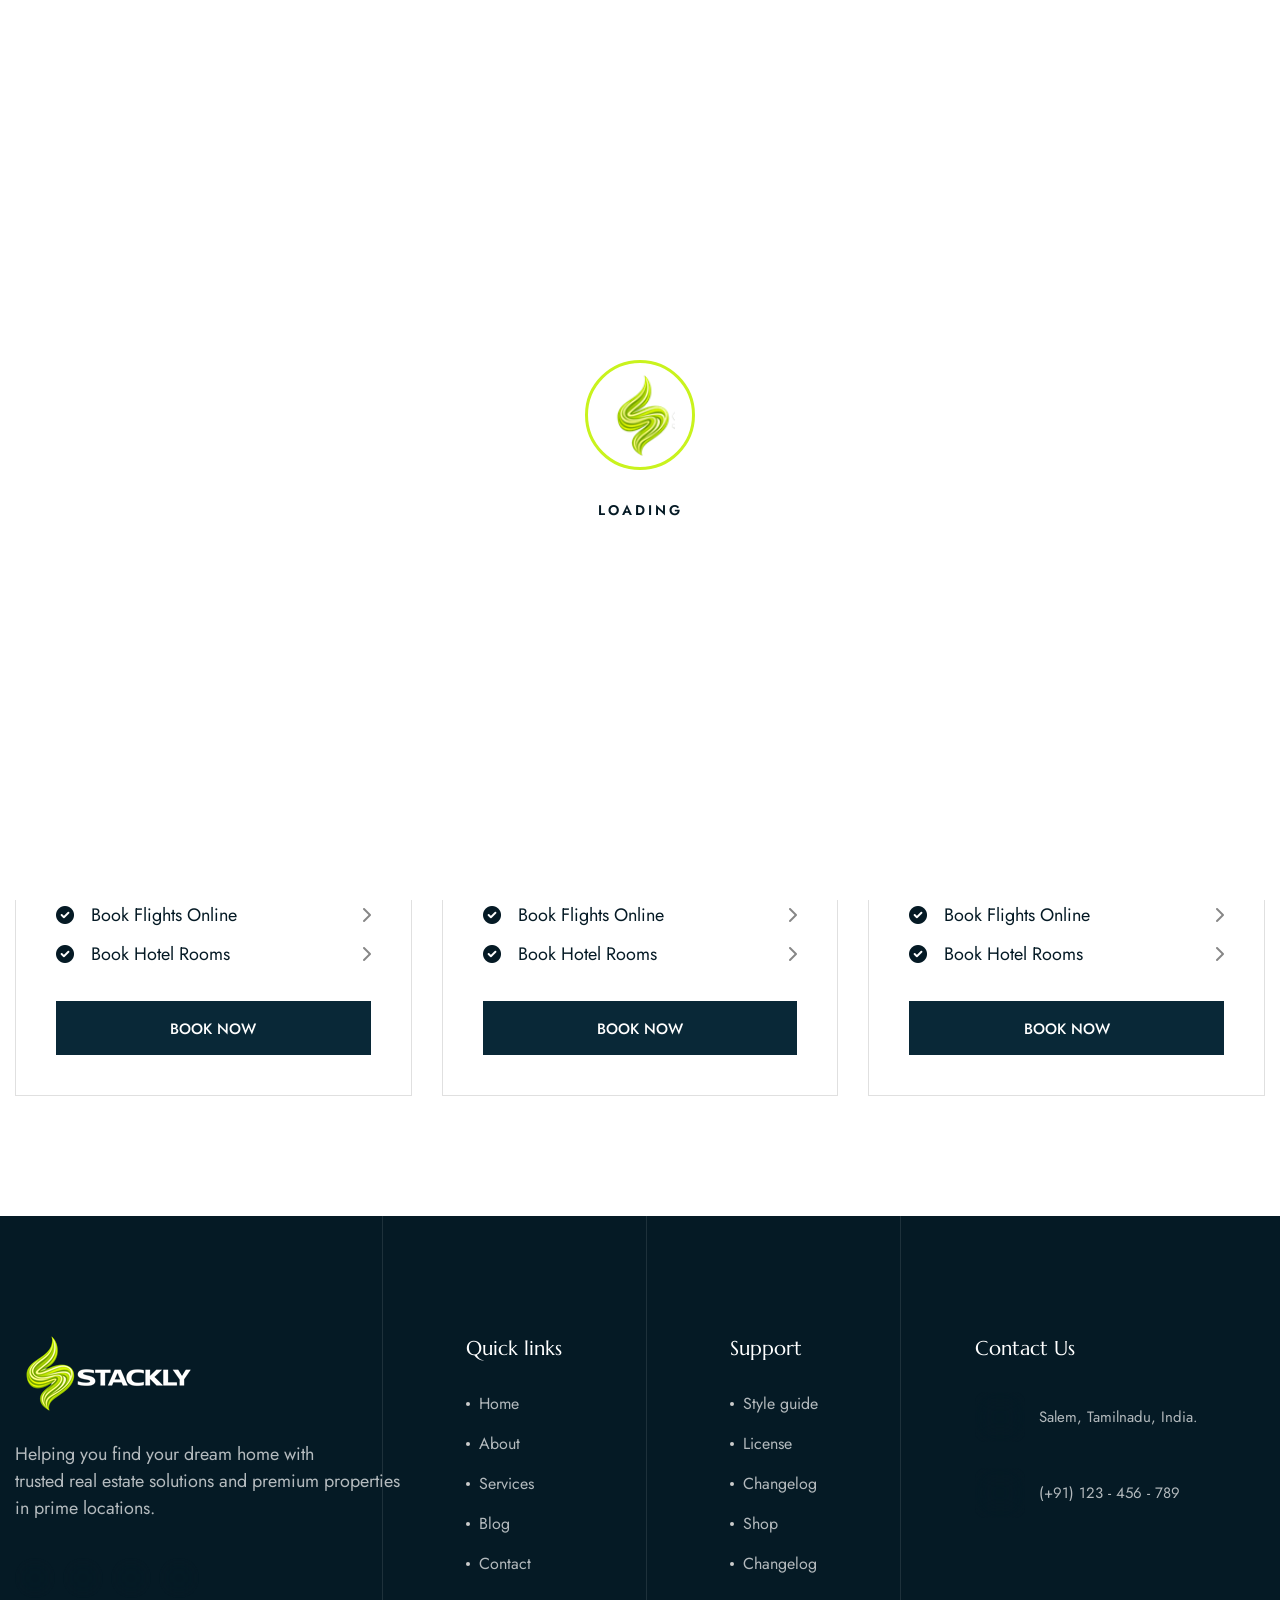
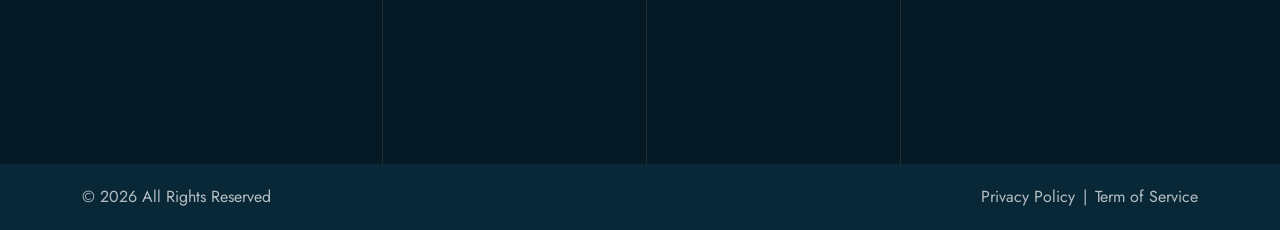
<file: page-pricing.html>
<!DOCTYPE html>
<html lang="en">
<head>
<meta charset="utf-8" />
<title>Stackly- Real Estate</title>
<!-- Stylesheets -->
<link href="css/bootstrap.min.css" rel="stylesheet" />
<link href="css/style.css" rel="stylesheet" />
<link href="css/style-home-1.css" rel="stylesheet" />
<meta http-equiv="X-UA-Compatible" content="IE=edge" />
<meta name="viewport" content="width=device-width, initial-scale=1.0" />
</head>
<body>
<div class="page-wrapper">

  <div class="preloader"></div>

  <!-- Back-to-top start -->
  <div class="back-to-top-wrapper">
    <button id="back_to_top" type="button" class="back-to-top-btn">
      <svg width="12" height="7" viewBox="0 0 12 7" fill="none" xmlns="../../../www.w3.org/2000/svg.html"><path d="M11 6L6 1L1 6" stroke="currentColor" stroke-width="1.5" stroke-linecap="round" stroke-linejoin="round" /></svg>
    </button>
  </div>
  <!-- Back-to-top start -->

  <!-- Main Header-->
  <header class="main-header header-style-one">
    <div class="auto-container">
      <div class="header-lower anim-fade-move" data-delay="0.25">
        <div class="inner-container">
          <!-- Main box -->
          <div class="main-box">
            <div class="logo-box">
              <div class="logo"><a href="index.html"><img src="images/logo-new.webp" alt="Logo" /></a></div>
            </div>

            <!--Nav Box-->
            <div class="nav-outer">
              <nav class="nav main-menu">
                <ul class="navigation">
               <li><a href="index.html">Home</a></li>
                <li><a href="page-about.html">About</a></li>
                <li><a href="page-services.html">Services</a></li>
                <li><a href="property-grid.html">Property</a></li>
                <li><a href="page-pricing.html">Pricing</a></li>
                <li><a href="news-grid.html">Blog</a></li>
                <li><a href="page-contact.html">Contact</a></li>
                </ul>
              </nav>
            </div>
            <div class="right-box">
              <!-- Phone Box -->
              <a class="theme-btn btn-style-two" href="login.html">
                <span class="btn-title">Make an appointment </span>
              </a>
            </div>
            <!--Mobile Navigation Toggler-->
            <div class="mobile-nav-toggler"><span class="icon lnr-icon-bars"></span></div>
          </div>
        </div>
      </div>
    </div>

    <!-- Mobile Menu  -->
    <div class="mobile-menu">
      <div class="menu-backdrop"></div>
      <!--Here Menu Will Come Automatically Via Javascript / Same Menu as in Header-->
      <nav class="menu-box">
        <div class="upper-box">
          <div class="nav-logo">
            <a href="login.html"><img src="images/logo-new.webp" alt="" /></a>
          </div>
          <div class="close-btn"><i class="icon fa fa-times"></i></div>
        </div>
        <ul class="navigation clearfix">
          <!--Keep This Empty / Menu will come through Javascript-->
        </ul>
        <ul class="contact-list-one">
            <li class="appointment-btn-wrap">
        <a href="login.html" class="theme-btn btn-style-two mobile-appointment-btn">
            Make Appointment
        </a>
    </li>
        </ul>
        <ul class="social-links">
          <li><a href="404.html"><i class="icon fab fa-twitter"></i></a></li>
          <li><a href="404.html"><i class="icon fab fa-facebook-f"></i></a></li>
          <li><a href="404.html"><i class="icon fab fa-pinterest-p"></i></a></li>
          <li><a href="404.html"><i class="icon fab fa-vimeo-v"></i></a></li>
        </ul>
      </nav>
    </div>
    <!-- End Mobile Menu -->
  </header>
  <!--End Main Header -->

  <!-- Page Title -->
<section class="page-title" style="background-image: url(images/resource/page-title-bg.webp);">
    <div class="auto-container">
        <div class="title-outer text-center">
            <div class="h1 title">Pricing</div>
            <ul class="page-breadcrumb">
                <li><a href="index.html">Home</a></li>
                <li>Pricing</li>
            </ul>
        </div>
    </div>
</section>
<!-- End Page Title -->

  <!-- pricing-section-four -->
  <section class="pricing-section-four">
    <div class="auto-container">
      <div class="row"> 
        <!-- pricing-block-four -->
        <div class="pricing-block-four col-md-6 col-lg-4">
          <div class="inner-box">
            <div class="content-column">
              <div class="inner-column wow fadeInLeft">
                <span class="pricing-title">Single Room</span>
                <div class="h6 pricing-amount"><sup>$</sup>29 <span>Per Room</span></div>
                <ul class="list-style-two">
                  <li><i class="icon fa fa-circle-check"></i>Pick & Drop Service</li>
                  <li><i class="icon fa fa-circle-check"></i>Swimming Pool</li>
                  <li><i class="icon fa fa-circle-check"></i>City Tour Guide</li>
                  <li><i class="icon fa fa-circle-check"></i>Fibre Internet</li>
                  <li><i class="icon fa fa-circle-check"></i>Book Flights Online</li>
                  <li><i class="icon fa fa-circle-check"></i>Book Hotel Rooms</li>
                </ul>
                <a class="theme-btn btn-style-eight book-now" href="404.html">
                  <span class="btn-title">Book Now</span>
                </a>
              </div>
            </div>
          </div>
        </div>
        <!-- pricing-block-four -->
        <div class="pricing-block-four col-md-6 col-lg-4">
          <div class="inner-box">
            <div class="content-column">
              <div class="inner-column wow fadeInLeft">
                <span class="pricing-title">Double Room</span>
                <div class="h6 pricing-amount"><sup>$</sup>40 <span>Per Room</span></div>
                <ul class="list-style-two">
                  <li><i class="icon fa fa-circle-check"></i>Pick & Drop Service</li>
                  <li><i class="icon fa fa-circle-check"></i>Swimming Pool</li>
                  <li><i class="icon fa fa-circle-check"></i>City Tour Guide</li>
                  <li><i class="icon fa fa-circle-check"></i>Fibre Internet</li>
                  <li><i class="icon fa fa-circle-check"></i>Book Flights Online</li>
                  <li><i class="icon fa fa-circle-check"></i>Book Hotel Rooms</li>
                </ul>
                <a class="theme-btn btn-style-eight book-now" href="404.html">
                  <span class="btn-title">Book Now</span>
                </a>
              </div>
            </div>
          </div>
        </div>
        <!-- pricing-block-four -->
        <div class="pricing-block-four col-md-6 col-lg-4">
          <div class="inner-box">
            <div class="content-column">
              <div class="inner-column wow fadeInLeft">
                <span class="pricing-title">Family Room</span>
                <div class="h6 pricing-amount"><sup>$</sup>99 <span>Per Room</span></div>
                <ul class="list-style-two">
                  <li><i class="icon fa fa-circle-check"></i>Pick & Drop Service</li>
                  <li><i class="icon fa fa-circle-check"></i>Swimming Pool</li>
                  <li><i class="icon fa fa-circle-check"></i>City Tour Guide</li>
                  <li><i class="icon fa fa-circle-check"></i>Fibre Internet</li>
                  <li><i class="icon fa fa-circle-check"></i>Book Flights Online</li>
                  <li><i class="icon fa fa-circle-check"></i>Book Hotel Rooms</li>
                </ul>                
                <a class="theme-btn btn-style-eight book-now" href="404.html">
                  <span class="btn-title">Book Now</span>
                </a>
              </div>
            </div>
          </div>
        </div>
      </div>
    </div>
  </section>
  <!-- End pricing-section -->

  <!-- Main Footer -->
  <footer class="main-footer footer-style-one">
    <!-- Widgets Section -->
    <div class="widgets-section">
      <div class="h1 style-text char-animation img-reveal">Property</div>
      <div class="auto-container">
        <div class="row">
          <!-- Footer Column -->
          <div class="footer-column col-xl-4 col-sm-6">
            <div class="footer-widget">
              <div class="logo"><a href="index.html"> <img src="images/logo-new.webp" alt="logo"></a></div>
              <div class="widget-content">
                <div class="text">Helping you find your dream home with <br> trusted real estate solutions and premium properties in prime locations.</div>
              </div>
            </div>
            <div class="footer-widget widget-social">
              <div class="widget-content">
                <ul class="social-icon">
                  <li><a href="404.html"><i class="fab fa-facebook-f"></i></a></li>
                  <li><a href="404.html"><i class="fa-brands fa-instagram"></i></a></li>
                  <li><a href="404.html"><i class="fa-brands fa-twitter"></i></a></li>
                  <li><a href="404.html"><i class="fa-brands fa-linkedin-in"></i></a></li>
                </ul>
              </div>
            </div>
          </div>
          <!-- Footer Column -->
          <div class="footer-column col-xl-2 col-sm-6">
            <div class="footer-widget links-widget ms-0 ms-xl-4">
              <div class="h4 widget-title">Quick links</div>
              <div class="widget-content">
                <ul class="user-links">
                  <li><a href="index.html">Home</a></li>
                  <li><a href="page-about.html">About</a></li>
                  <li><a href="page-services.html">Services</a></li>
                  <li><a href="news-grid.html">Blog</a></li>
                  <li><a href="page-contact.html">Contact</a></li>
                </ul>
              </div>
            </div>
          </div>
          <!-- Footer Column -->
          <div class="footer-column col-xl-3 col-sm-6">
            <div class="footer-widget links-widget style-two">
              <div class="h4 widget-title">Support</div>
              <div class="widget-content">
                <ul class="user-links">
                  <li><a href="404.html">Style guide</a></li>
                  <li><a href="404.html">License</a></li>
                  <li><a href="404.html">Changelog</a></li>
                  <li><a href="404.html">Shop</a></li>
                  <li><a href="404.html">Changelog</a></li>
                </ul>
              </div>
            </div>
          </div>
          <!-- footer column -->
          <div class="footer-column col-xl-3 col-sm-6">
            <div class="footer-widget info-widget style-three">
              <div class="h4 widget-title">Contact Us</div>
              <div class="widget-content">
                <!-- Contact List -->
                <div class="contact-list">
                  <div class="inner">
                    <div class="list-info"><div class="icon"><img src="images/icons/footer-h1-1.webp" alt=""></div><span> Salem, Tamilnadu, India.</span></div>
                    <div class="list-info"><div class="icon"><img src="images/icons/footer-h1-2.webp" alt=""></div><span> (+91) 123 - 456 - 789</span></div>
                  </div>
                </div>
              </div>
            </div>
          </div>
        </div>
      </div>
    </div>
    <div class="footer-bottom">
      <div class="container">
        <div class="inner-container justify-content-center justify-content-sm-between">
          <p class="copyright-text">© 2026 All Rights Reserved</p>
          <ul class="d-flex align-items-center gap-2">
            <li><a href="404.html">Privacy Policy  </a></li>
            <li>|</li>
            <li><a href="404.html">Term of Service</a></li>
          </ul>
        </div>
      </div>
    </div>
  </footer>
  <!--End Main Footer -->


</div>
<!-- End Page Wrapper -->

<script>
window.addEventListener("scroll", function () {
    const header = document.querySelector(".main-header");

    if (window.scrollY > 100) {
        header.classList.add("sticky-active");
    } else {
        header.classList.remove("sticky-active");
    }
});
</script>

<script src="js/jquery.js"></script>
<script src="js/popper.min.js"></script>
<script src="js/bootstrap.min.js"></script>
<script src="js/jquery.fancybox.js"></script>
<script src="js/jquery-ui.js"></script>
<script src="js/wow.js"></script>
<script src="js/select2.min.js"></script>
<script src="js/appear.js"></script>
<script src="js/bxslider.js"></script>
<script src="js/knob.js"></script>
<script src="js/swiper.min.js"></script>
<script src="js/aos.js"></script>
<script src="js/gsap.min.js"></script>
<script src="js/ScrollTrigger.min.js"></script>
<script src="js/splitType.js"></script>
<script src="js/gsap-scroll-smoother.js"></script>
<script src="js/gsap-scroll-to-plugin.js"></script>
<script src="js/SplitText.min.js"></script>
<script src="js/custom-gsap.js"></script>
<script src="js/script.js"></script>
</body>

</html>
</file>
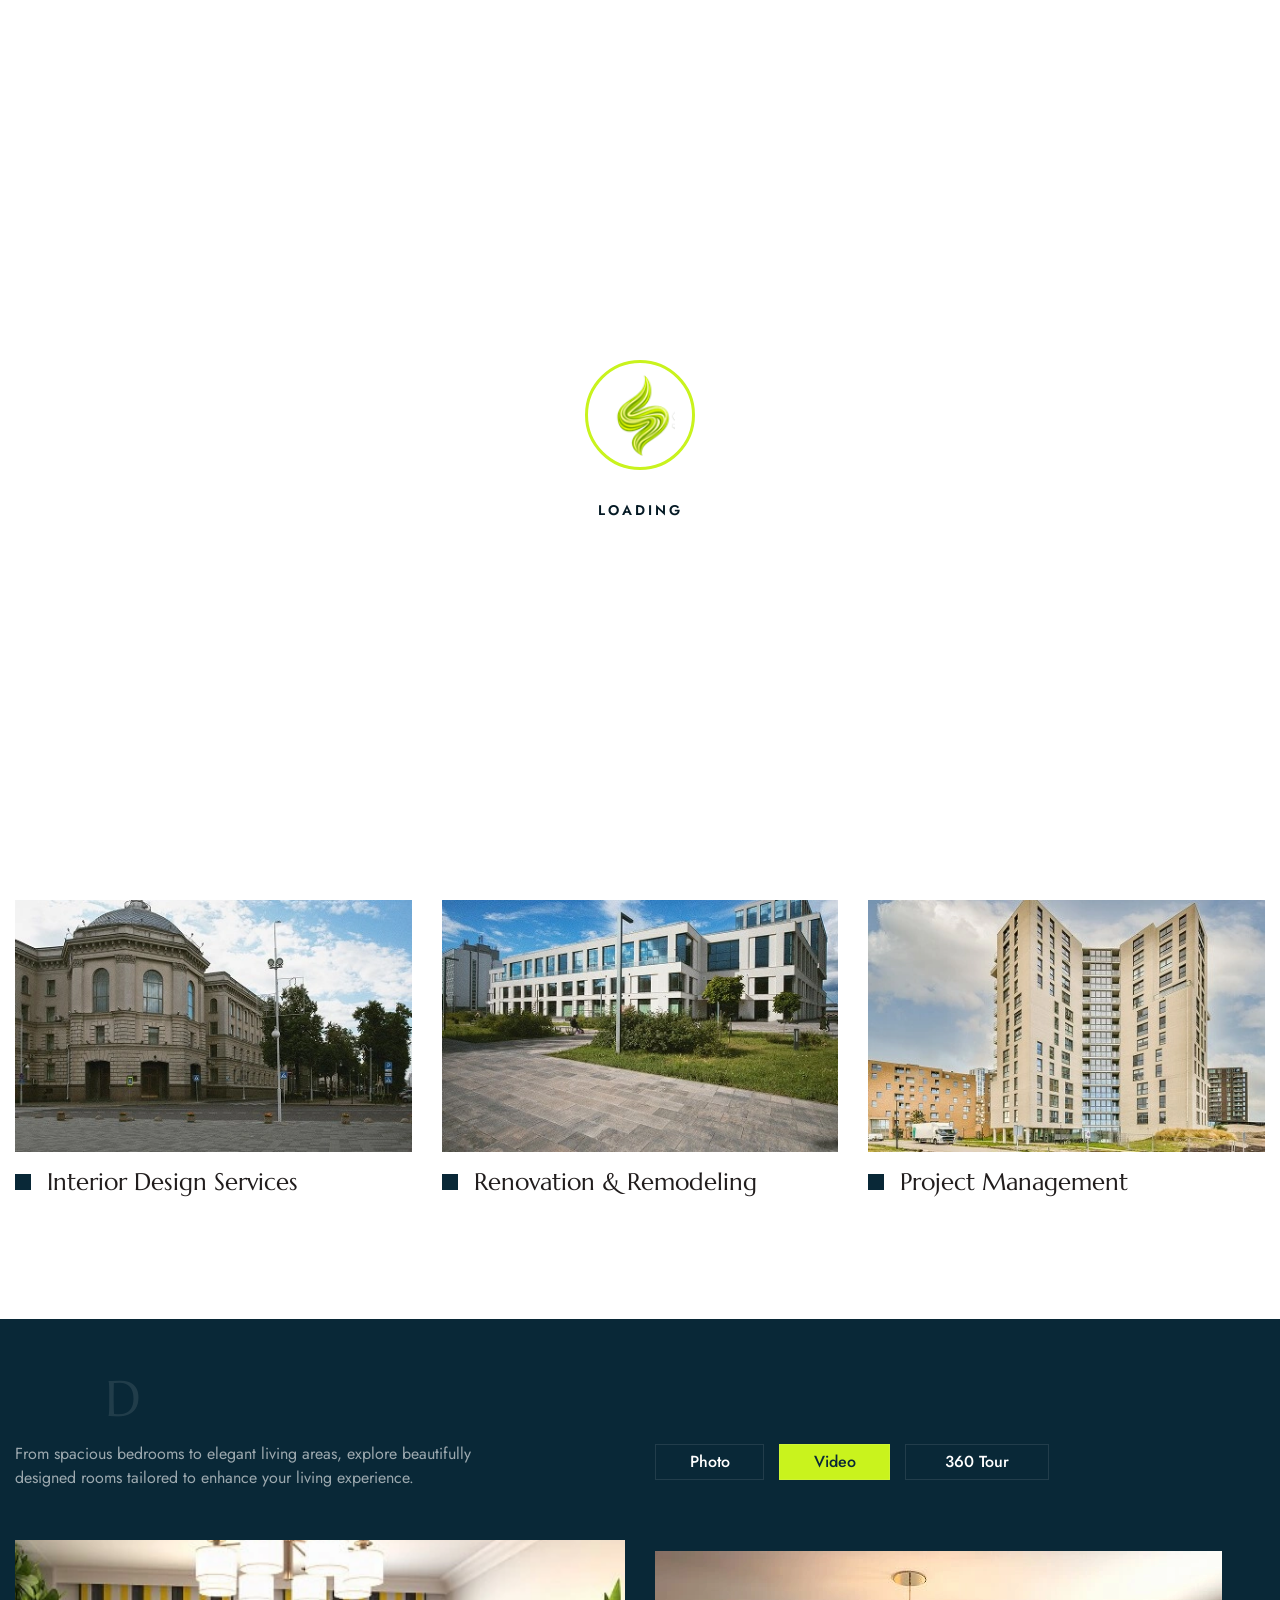
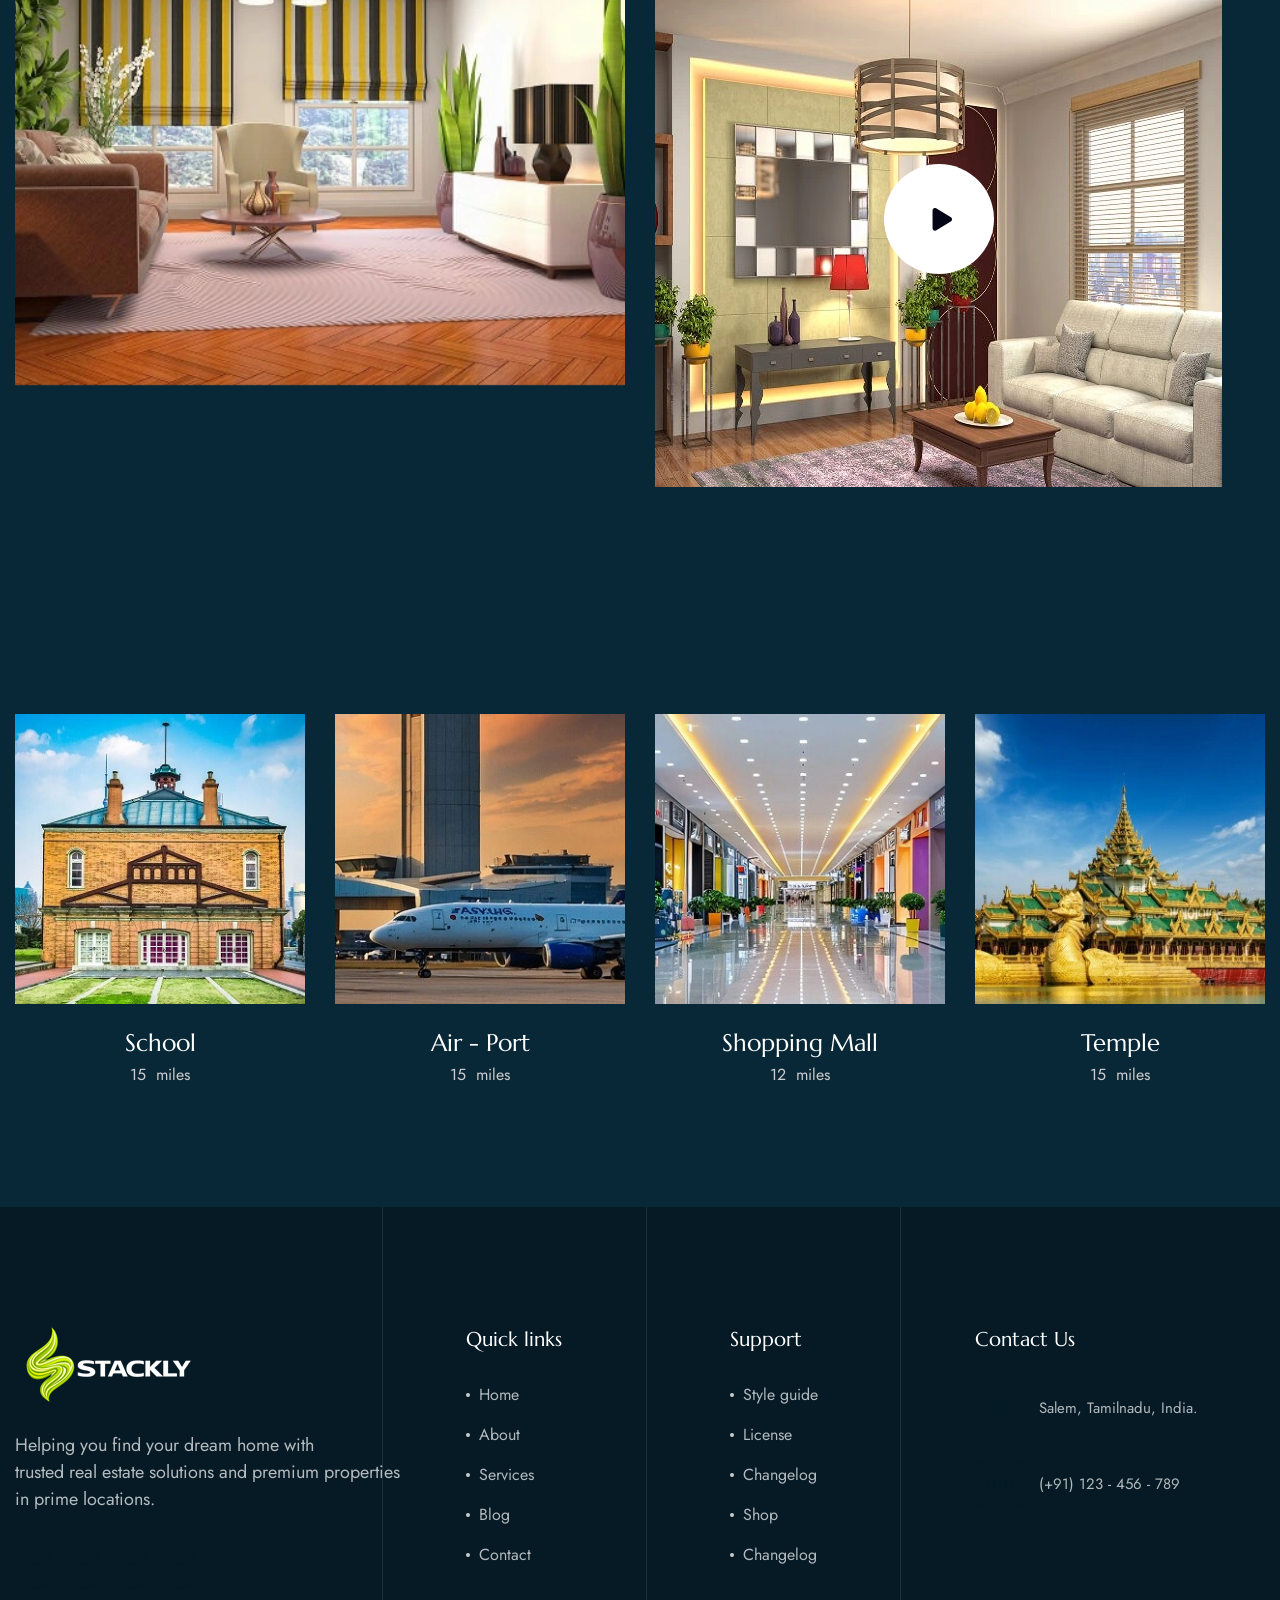
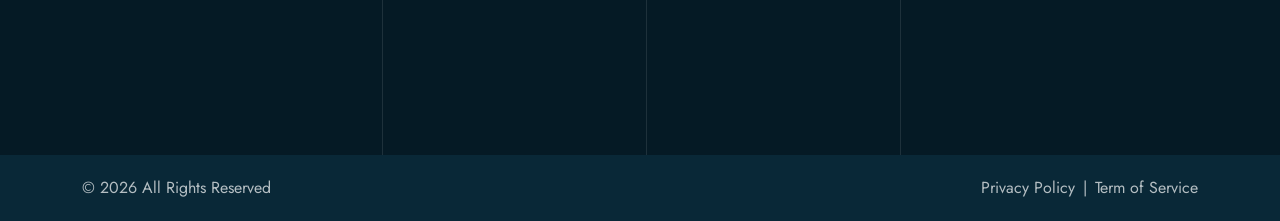
<file: page-services.html>
<!DOCTYPE html>
<html lang="en">
<head>
<meta charset="utf-8" />
<title>Stackly- Real Estate</title>
<!-- Stylesheets -->
<link href="css/bootstrap.min.css" rel="stylesheet" />
<link href="css/style.css" rel="stylesheet" />
<link href="css/style-home-1.css" rel="stylesheet" />
<meta http-equiv="X-UA-Compatible" content="IE=edge" />
<meta name="viewport" content="width=device-width, initial-scale=1.0" />

<style>
  .room-section-h1-two {
    padding-top: 50px;
  }
</style>
</head>

<body>
<div class="page-wrapper">

  <div class="preloader"></div>

  <!-- Back-to-top start -->
  <div class="back-to-top-wrapper">
    <button id="back_to_top" type="button" class="back-to-top-btn">
      <svg width="12" height="7" viewBox="0 0 12 7" fill="none" xmlns="../../../www.w3.org/2000/svg.html"><path d="M11 6L6 1L1 6" stroke="currentColor" stroke-width="1.5" stroke-linecap="round" stroke-linejoin="round" /></svg>
    </button>
  </div>
  <!-- Back-to-top start -->

  <!-- Main Header-->
  <header class="main-header header-style-one">
    <div class="auto-container">
      <div class="header-lower anim-fade-move" data-delay="0.25">
        <div class="inner-container">
          <!-- Main box -->
          <div class="main-box">
            <div class="logo-box">
              <div class="logo"><a href="index.html"><img src="images/logo-new.webp" alt="Logo" /></a></div>
            </div>

            <!--Nav Box-->
            <div class="nav-outer">
              <nav class="nav main-menu">
                <ul class="navigation">
               <li><a href="index.html">Home</a></li>
                <li><a href="page-about.html">About</a></li>
                <li><a href="page-services.html">Services</a></li>
                <li><a href="property-grid.html">Property</a></li>
                <li><a href="page-pricing.html">Pricing</a></li>
                <li><a href="news-grid.html">Blog</a></li>
                <li><a href="page-contact.html">Contact</a></li>
                </ul>
              </nav>
            </div>
            <div class="right-box">
              <!-- Phone Box -->
              <a class="theme-btn btn-style-two" href="login.html">
                <span class="btn-title">Make an appointment </span>
              </a>
            </div>
            <!--Mobile Navigation Toggler-->
            <div class="mobile-nav-toggler"><span class="icon lnr-icon-bars"></span></div>
          </div>
        </div>
      </div>
    </div>

    <!-- Mobile Menu  -->
    <div class="mobile-menu">
      <div class="menu-backdrop"></div>
      <!--Here Menu Will Come Automatically Via Javascript / Same Menu as in Header-->
      <nav class="menu-box">
        <div class="upper-box">
          <div class="nav-logo">
            <a href="index.html"><img src="images/logo-new.webp" alt="" /></a>
          </div>
          <div class="close-btn"><i class="icon fa fa-times"></i></div>
        </div>
        <ul class="navigation clearfix">
          <!--Keep This Empty / Menu will come through Javascript-->
        </ul>
        <ul class="contact-list-one">
            <li class="appointment-btn-wrap">
        <a href="login.html" class="theme-btn btn-style-two mobile-appointment-btn">
            Make Appointment
        </a>
    </li>
        </ul>
        <ul class="social-links">
          <li><a href="404.html"><i class="icon fab fa-twitter"></i></a></li>
          <li><a href="404.html"><i class="icon fab fa-facebook-f"></i></a></li>
          <li><a href="404.html"><i class="icon fab fa-pinterest-p"></i></a></li>
          <li><a href="404.html"><i class="icon fab fa-vimeo-v"></i></a></li>
        </ul>
      </nav>
    </div>
    <!-- End Mobile Menu -->
  </header>
  <!--End Main Header -->

  <!-- Page Title -->
<section class="page-title" style="background-image: url(images/resource/page-title-bg.webp);">
    <div class="auto-container">
        <div class="title-outer text-center">
            <div class="h1 title">Services</div>
            <ul class="page-breadcrumb">
                <li><a href="index.html">Home</a></li>
                <li>Services</li>
            </ul>
        </div>
    </div>
</section>
<!-- End Page Title --><!-- End service-section -->

  <!-- Rooms Section -->
  <section class="rooms-section-h3 pb-90" id="discover-rooms-id">
    <div class="auto-container">
      <div class="row">
        <div class="room-block col-lg-4 col-sm-6">
          <div class="inner-block wowo fadeInUp" data-wow-delay="00ms" data-wow-duration="1500">
            <div class="image">
              <img src="images/resource/room1-1.webp" alt="">
              <a class="icon-btn" href="404.html"><i class="fas fa-arrow-up-right"></i></a>
            </div>
            <div class="content">
              <div class="h4 title inner"><a href="404.html">Property Development</a></div>
            </div>
          </div>
        </div>
        <div class="room-block col-lg-4 col-sm-6">
          <div class="inner-block wowo fadeInUp" data-wow-delay="100ms" data-wow-duration="1500">
            <div class="image">
              <img src="images/resource/room1-2.webp" alt="">
              <a class="icon-btn" href="404.html"><i class="fas fa-arrow-up-right"></i></a>
            </div>
            <div class="content">
              <div class="h4 title inner"><a href="404.html">Residential Construction</a></div>
            </div>
          </div>
        </div>
        <!-- Room Block -->
        <div class="room-block col-lg-4 col-sm-6">
          <div class="inner-block wowo fadeInUp" data-wow-delay="200ms" data-wow-duration="1500">
            <div class="image">
              <img src="images/resource/room1-3.webp" alt="">
              <a class="icon-btn" href="404.html"><i class="fas fa-arrow-up-right"></i></a>
            </div>
            <div class="content">
              <div class="h4 title inner"><a href="404.html">Commercial Buildings</a></div>
            </div>
          </div>
        </div>
        <div class="room-block col-lg-4 col-sm-6">
          <div class="inner-block wowo fadeInUp" data-wow-delay="300ms" data-wow-duration="1500">
            <div class="image">
              <img src="images/resource/room1-2.webp" alt="">
              <a class="icon-btn" href="404.html"><i class="fas fa-arrow-up-right"></i></a>
            </div>
            <div class="content">
              <div class="h4 title inner"><a href="404.html">Interior Design Services</a></div>
            </div>
          </div>
        </div>
        <!-- Room Block -->
        <div class="room-block col-lg-4 col-sm-6">
          <div class="inner-block wowo fadeInUp" data-wow-delay="400ms" data-wow-duration="1500">
            <div class="image">
              <img src="images/resource/room1-3.webp" alt="">
              <a class="icon-btn" href="404.html"><i class="fas fa-arrow-up-right"></i></a>
            </div>
            <div class="content">
              <div class="h4 title inner"><a href="404.html">Renovation & Remodeling</a></div>
            </div>
          </div>
        </div>
        <div class="room-block col-lg-4 col-sm-6">
          <div class="inner-block wowo fadeInUp" data-wow-delay="500ms" data-wow-duration="1500">
            <div class="image">
              <img src="images/resource/room1-1.webp" alt="">
              <a class="icon-btn" href="404.html"><i class="fas fa-arrow-up-right"></i></a>
            </div>
            <div class="content">
              <div class="h4 title inner"><a href="404.html">Project Management</a></div>
            </div>
          </div>
        </div>
      </div>
    </div>
  </section>
  <!-- End Projects Section -->

<!-- Start room section h1 two -->
  <section class="room-section-h1-two">
    <div class="auto-container">
      <div class="row">
        <div class="image-column col-lg-6">
          <div class="inner-column">
            <div class="sec-title wow fadeInRight">
              <div class="h2 title char-animation">Discover Rooms</div>
              <div class="text"> From spacious bedrooms to elegant living areas, explore beautifully designed rooms tailored to enhance your living experience.</div>
            </div>
            <div class="bxslider">
              <div class="slider-content img-reveal">
                <figure class="image-box"><img src="images/resource/room-h1-2-1.webp" alt="GallerImg"></a></figure>
                <div class="slider-pager">
                  <ul class="thumb-box">
                    <li><a class="active" data-slide-index="0" href="#"><figure><img src="images/resource/room-h1-2-1.webp" alt="GallerImg"></figure></a></li>
                    <li><a data-slide-index="1" href="#"><figure><img src="images/resource/room-h1-2-2.webp" alt="GallerImg"></figure></a></li>
                    <li><a data-slide-index="2" href="#"><figure><img src="images/resource/room-h1-2-3.webp" alt="GallerImg"></figure></a></li>
                  </ul>
                </div>
              </div>
              <div class="slider-content img-reveal">
                <figure class="image-box"><img src="images/resource/room-h1-2-2.webp" alt="GallerImg"></a></figure>
                <div class="slider-pager">
                  <ul class="thumb-box">
                    <li> <a class="active" data-slide-index="0" href="#"><figure><img src="images/resource/room-h1-2-1.webp" alt="GallerImg"></figure></a> </li>
                    <li> <a data-slide-index="1" href="#"><figure><img src="images/resource/room-h1-2-2.webp" alt="GallerImg"></figure></a> </li>
                    <li> <a data-slide-index="2" href="#"><figure><img src="images/resource/room-h1-2-3.webp" alt="GallerImg"></figure></a> </li>
                  </ul>
                </div>
              </div>
              <div class="slider-content img-reveal">
                <figure class="image-box"><img src="images/resource/room-h1-2-3.webp" alt="GallerImg"></a></figure>
                <div class="slider-pager">
                  <ul class="thumb-box">
                    <li> <a class="active" data-slide-index="0" href="#"><figure><img src="images/resource/room-h1-2-1.webp" alt="GallerImg"></figure></a> </li>
                    <li> <a data-slide-index="1" href="#"><figure><img src="images/resource/room-h1-2-2.webp" alt="GallerImg"></figure></a> </li>
                    <li> <a data-slide-index="2" href="#"><figure><img src="images/resource/room-h1-2-3.webp" alt="GallerImg"></figure></a> </li>
                  </ul>
                </div>
              </div>
            </div>
          </div>
        </div>
        <div class="design-column col-lg-6">
          <div class="inner-column">
            <div class="default-tabs tabs-box">


            <!-- Tab Btns -->
            <div class="tab-btns tab-buttons wow fadeInRight">
              <button data-tab="#prod-photo" class="tab-btn">Photo</button>
              <button data-tab="#prod-video" class="tab-btn active-btn">Video</button>
              <button data-tab="#prod-tour" class="tab-btn">360 Tour</button>
            </div>

            <!-- Tabs Container -->
            <div class="tabs-content">

              <!-- Tab -->
              <div class="tab" id="prod-photo">
                <div class="tab-inner-content">
                  <div class="image"><img src="images/resource/room-h2-2.webp" alt=""></div>
                </div>
              </div>

              <!-- Tab -->
              <div class="tab active-tab" id="prod-video">
                <div class="tab-inner-content">
                  <div class="image">
                    <img src="images/resource/room-h2-1.webp" alt="">
                    <div class="video-box">
                      <a class="play-now-one play-now" href="404.html">
                        <i class="fa-sharp fa-solid fa-play"></i>
                        <span class="ripple"></span>
                      </a>
                    </div>
                  </div>
                </div>
              </div>

              <!-- Tab -->
              <div class="tab" id="prod-tour">
                <div class="tab-inner-content">
                  <div class="image"><img src="images/resource/room-h2-3.webp" alt=""></div>
                </div>
              </div>

            </div>
          </div>
          </div>
        </div>
      </div>
    </div>
  </section>
  <!-- End room section h1 two -->


  <section class="feature-section-h1">
    <div class="sec-title text-center">
      <div class="h2 title char-animation">Highlights Nearby</div>
    </div>
    <div class="auto-container">
      <div class="row">
        <div class="feature-block-h1 col-lg-3 col-sm-6 mb-md-30">
          <div class="inner-block wow fadeInRight">
            <div class="images-box">
              <a href="404.html">
                <img src="images/resource/service-h1-1.webp" alt="">
                <img src="images/resource/service-h1-1.webp" alt="">
              </a>
            </div>
            <div class="content-box">
              <div class="h4 title"><a href="404.html">School</a></div>
              <div class="text"><span>15</span> miles</div>
            </div>
          </div>
        </div>
        <div class="feature-block-h1 col-lg-3 col-sm-6 mb-md-30">
          <div class="inner-block wow fadeInRight">
            <div class="images-box">
              <a href="404.html">
                <img src="images/resource/service-h1-2.webp" alt="">
                <img src="images/resource/service-h1-2.webp" alt="">
              </a>
            </div>
            <div class="content-box">
              <div class="h4 title"><a href="404.html">Air - Port</a></div>
              <div class="text"><span>15</span> miles</div>
            </div>
          </div>
        </div>
        <div class="feature-block-h1 col-lg-3 col-sm-6 mb-md-30">
          <div class="inner-block wow fadeInRight">
            <div class="images-box">
              <a href="404.html">
                <img src="images/resource/service-h1-3.webp" alt="">
                <img src="images/resource/service-h1-3.webp" alt="">
              </a>
            </div>
            <div class="content-box">
              <div class="h4 title"><a href="404.html">Shopping Mall</a></div>
              <div class="text"><span>12</span> miles</div>
            </div>
          </div>
        </div>
        <div class="feature-block-h1 col-lg-3 col-sm-6 mb-md-30">
          <div class="inner-block wow fadeInRight">
            <div class="images-box">
              <a href="404.html">
                <img src="images/resource/service-h1-4.webp" alt="">
                <img src="images/resource/service-h1-4.webp" alt="">
              </a>
            </div>
            <div class="content-box">
              <div class="h4 title"><a href="404.html">Temple</a></div>
              <div class="text"><span>15</span> miles</div>
            </div>
          </div>
        </div>
      </div>
    </div>
  </section>
  <!-- end services section h1 -->


  <!-- Main Footer -->
  <footer class="main-footer footer-style-one">
    <!-- Widgets Section -->
    <div class="widgets-section">
      <div class="h1 style-text char-animation img-reveal">Property</div>
      <div class="auto-container">
        <div class="row">
          <!-- Footer Column -->
          <div class="footer-column col-xl-4 col-sm-6">
            <div class="footer-widget">
              <div class="logo"><a href="index.html"> <img src="images/logo-new.webp" alt="logo"></a></div>
              <div class="widget-content">
                <div class="text">Helping you find your dream home with <br> trusted real estate solutions and premium properties in prime locations.</div>
              </div>
            </div>
            <div class="footer-widget widget-social">
              <div class="widget-content">
                <ul class="social-icon">
                  <li><a href="404.html"><i class="fab fa-facebook-f"></i></a></li>
                  <li><a href="404.html"><i class="fa-brands fa-instagram"></i></a></li>
                  <li><a href="404.html"><i class="fa-brands fa-twitter"></i></a></li>
                  <li><a href="404.html"><i class="fa-brands fa-linkedin-in"></i></a></li>
                </ul>
              </div>
            </div>
          </div>
          <!-- Footer Column -->
          <div class="footer-column col-xl-2 col-sm-6">
            <div class="footer-widget links-widget ms-0 ms-xl-4">
              <div class="h4 widget-title">Quick links</div>
              <div class="widget-content">
                <ul class="user-links">
                  <li><a href="index.html">Home</a></li>
                  <li><a href="page-about.html">About</a></li>
                  <li><a href="page-services.html">Services</a></li>
                  <li><a href="news-grid.html">Blog</a></li>
                  <li><a href="page-contact.html">Contact</a></li>
                </ul>
              </div>
            </div>
          </div>
          <!-- Footer Column -->
          <div class="footer-column col-xl-3 col-sm-6">
            <div class="footer-widget links-widget style-two">
              <div class="h4 widget-title">Support</div>
              <div class="widget-content">
                <ul class="user-links">
                  <li><a href="404.html">Style guide</a></li>
                  <li><a href="404.html">License</a></li>
                  <li><a href="404.html">Changelog</a></li>
                  <li><a href="404.html">Shop</a></li>
                  <li><a href="404.html">Changelog</a></li>
                </ul>
              </div>
            </div>
          </div>
          <!-- footer column -->
          <div class="footer-column col-xl-3 col-sm-6">
            <div class="footer-widget info-widget style-three">
              <div class="h4 widget-title">Contact Us</div>
              <div class="widget-content">
                <!-- Contact List -->
                <div class="contact-list">
                  <div class="inner">
                    <div class="list-info"><div class="icon"><img src="images/icons/footer-h1-1.webp" alt=""></div><span> Salem, Tamilnadu, India.</span></div>
                    <div class="list-info"><div class="icon"><img src="images/icons/footer-h1-2.webp" alt=""></div><span> (+91) 123 - 456 - 789</span></div>
                  </div>
                </div>
              </div>
            </div>
          </div>
        </div>
      </div>
    </div>
    <div class="footer-bottom">
      <div class="container">
        <div class="inner-container justify-content-center justify-content-sm-between">
          <p class="copyright-text">© 2026 All Rights Reserved</p>
          <ul class="d-flex align-items-center gap-2">
            <li><a href="404.html">Privacy Policy  </a></li>
            <li>|</li>
            <li><a href="404.html">Term of Service</a></li>
          </ul>
        </div>
      </div>
    </div>
  </footer>
  <!--End Main Footer -->


</div>
<!-- End Page Wrapper -->

<script>
window.addEventListener("scroll", function () {
    const header = document.querySelector(".main-header");

    if (window.scrollY > 100) {
        header.classList.add("sticky-active");
    } else {
        header.classList.remove("sticky-active");
    }
});
</script>

<script src="js/jquery.js"></script>
<script src="js/popper.min.js"></script>
<script src="js/bootstrap.min.js"></script>
<script src="js/jquery.fancybox.js"></script>
<script src="js/jquery-ui.js"></script>
<script src="js/wow.js"></script>
<script src="js/select2.min.js"></script>
<script src="js/appear.js"></script>
<script src="js/bxslider.js"></script>
<script src="js/knob.js"></script>
<script src="js/swiper.min.js"></script>
<script src="js/aos.js"></script>
<script src="js/gsap.min.js"></script>
<script src="js/ScrollTrigger.min.js"></script>
<script src="js/splitType.js"></script>
<script src="js/gsap-scroll-smoother.js"></script>
<script src="js/gsap-scroll-to-plugin.js"></script>
<script src="js/SplitText.min.js"></script>
<script src="js/custom-gsap.js"></script>
<script src="js/script.js"></script>
</body>

</html>
</file>
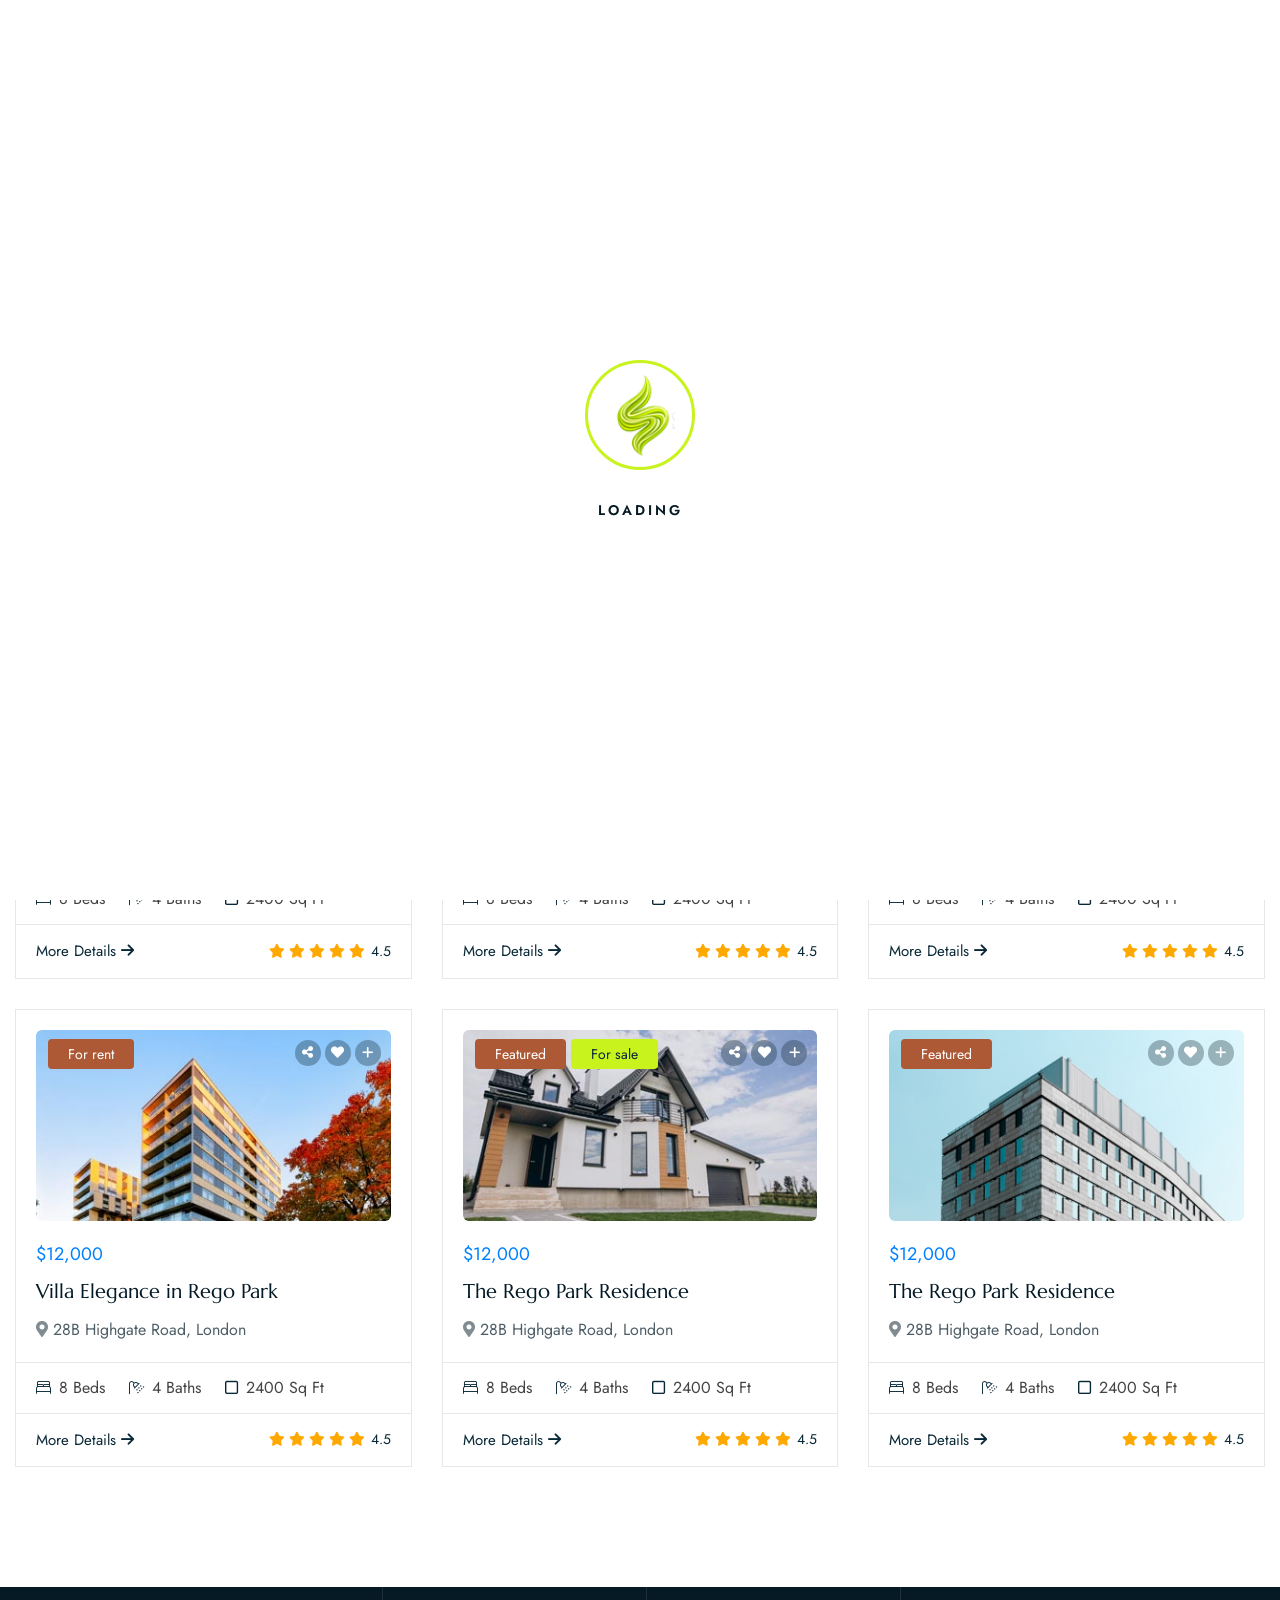
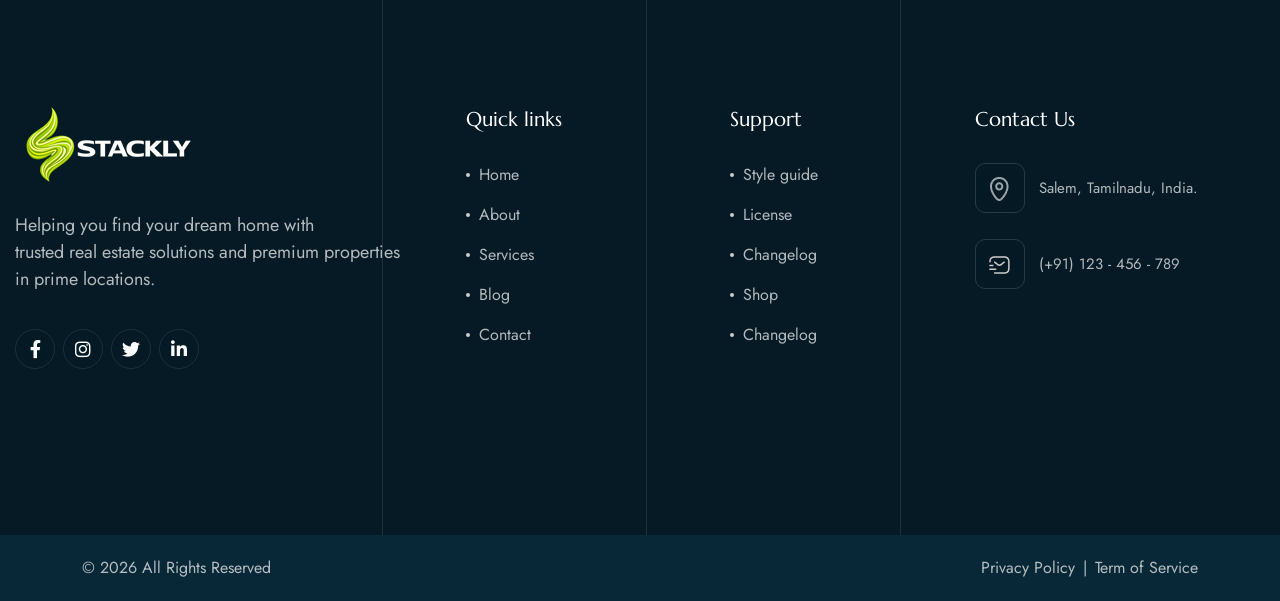
<file: property-grid.html>
<!DOCTYPE html>
<html lang="en">
<head>
<meta charset="utf-8" />
<title>Stackly- Real Estate</title>
<!-- Stylesheets -->
<link href="css/bootstrap.min.css" rel="stylesheet" />
<link href="css/style.css" rel="stylesheet" />
<link href="css/style-home-1.css" rel="stylesheet" />
<meta http-equiv="X-UA-Compatible" content="IE=edge" />
<meta name="viewport" content="width=device-width, initial-scale=1.0" />

</head>

<body>
<div class="page-wrapper">

  <div class="preloader"></div>

  <!-- Back-to-top start -->
  <div class="back-to-top-wrapper">
    <button id="back_to_top" type="button" class="back-to-top-btn">
      <svg width="12" height="7" viewBox="0 0 12 7" fill="none" xmlns="../../../www.w3.org/2000/svg.html"><path d="M11 6L6 1L1 6" stroke="currentColor" stroke-width="1.5" stroke-linecap="round" stroke-linejoin="round" /></svg>
    </button>
  </div>
  <!-- Back-to-top start -->

  <!-- Main Header-->
  <header class="main-header header-style-one">
    <div class="auto-container">
      <div class="header-lower anim-fade-move" data-delay="0.25">
        <div class="inner-container">
          <!-- Main box -->
          <div class="main-box">
            <div class="logo-box">
              <div class="logo"><a href="index.html"><img src="images/logo-new.webp" alt="Logo" /></a></div>
            </div>

            <!--Nav Box-->
            <div class="nav-outer">
              <nav class="nav main-menu">
                <ul class="navigation">
               <li><a href="index.html">Home</a></li>
                <li><a href="page-about.html">About</a></li>
                <li><a href="page-services.html">Services</a></li>
                <li><a href="property-grid.html">Property</a></li>
                <li><a href="page-pricing.html">Pricing</a></li>
                <li><a href="news-grid.html">Blog</a></li>
                <li><a href="page-contact.html">Contact</a></li>
                </ul>
              </nav>
            </div>
            <div class="right-box">
              <!-- Phone Box -->
              <a class="theme-btn btn-style-two" href="login.html">
                <span class="btn-title">Make an appointment </span>
              </a>
            </div>
            <!--Mobile Navigation Toggler-->
            <div class="mobile-nav-toggler"><span class="icon lnr-icon-bars"></span></div>
          </div>
        </div>
      </div>
    </div>

    <!-- Mobile Menu  -->
    <div class="mobile-menu">
      <div class="menu-backdrop"></div>
      <!--Here Menu Will Come Automatically Via Javascript / Same Menu as in Header-->
      <nav class="menu-box">
        <div class="upper-box">
          <div class="nav-logo">
            <a href="index.html"><img src="images/logo-new.webp" alt="" /></a>
          </div>
          <div class="close-btn"><i class="icon fa fa-times"></i></div>
        </div>
        <ul class="navigation clearfix">
          <!--Keep This Empty / Menu will come through Javascript-->
        </ul>
        <ul class="contact-list-one">
            <li class="appointment-btn-wrap">
        <a href="login.html" class="theme-btn btn-style-two mobile-appointment-btn">
            Make Appointment
        </a>
    </li>
        </ul>
        <ul class="social-links">
          <li><a href="404.html"><i class="icon fab fa-twitter"></i></a></li>
          <li><a href="404.html"><i class="icon fab fa-facebook-f"></i></a></li>
          <li><a href="404.html"><i class="icon fab fa-pinterest-p"></i></a></li>
          <li><a href="404.html"><i class="icon fab fa-vimeo-v"></i></a></li>
        </ul>
      </nav>
    </div>
    <!-- End Mobile Menu -->
  </header>
  <!--End Main Header -->

  <!-- Page Title -->
<section class="page-title" style="background-image: url(images/resource/page-title-bg.webp);">
    <div class="auto-container">
        <div class="title-outer text-center">
            <div class="h1 title">Properties</div>
            <ul class="page-breadcrumb">
                <li><a href="index.html">Home</a></li>
                <li>Property</li>
            </ul>
        </div>
    </div>
</section>
<!-- End Page Title --><!-- End service-section -->

  <!-- Rooms Section -->
  <section class="rooms-section-h3 pt-120 pb-90">
    <div class="auto-container">
      <div class="row">
        <!-- Property Grid -->
        <div class="col-lg-4 col-sm-6">
          <div class="property-box">
            <div class="inner-box">
              <div class="image-box">
                <div class="image">
                  <img src="images/resource/property-1.webp" alt="">
                  <img src="images/resource/property-1.webp" alt="">
                </div>
                <div class="tag"><span>Featured</span></div>
                <ul class="meta">
                  <li><a href="404.html"><i class="fa-classic fa-solid fa-share-nodes"></i></a></li>
                  <li><a href="404.html"><i class="fa-sharp fa-solid fa-heart"></i></a></li>
                  <li><a href="404.html"><i class="fa-classic fa-solid fa-plus"></i></a></li>
                </ul>
              </div>
              <div class="content-box">
                <div class="price">$12,000</div>
                <div class="h5 title"><a href="404.html">The Rego Park Residence</a></div>
                <div class="location"><i class="fas fa-map-marker-alt"></i> 28B Highgate Road, London</div>
                <ul class="feature-list">
                  <li><i class="icon fa-classic fa-light fa-bed-front"></i> 8 Beds</li>
                  <li><i class="icon fa-classic fa-light fa-shower"></i> 4 Baths</li>
                  <li><i class="icon fa-jelly fa-regular fa-square"></i> 2400 Sq Ft</li>
                </ul>
                <div class="property-footer">
                  <a href="404.html" class="read-more">More Details <i class="fa-classic fa-solid fa-arrow-right"></i></a>
                  <ul class="review">
                    <li><i class="fas fa-star"></i></li>
                    <li><i class="fas fa-star"></i></li>
                    <li><i class="fas fa-star"></i></li>
                    <li><i class="fas fa-star"></i></li>
                    <li><i class="fas fa-star"></i></li>
                    <li>4.5</li>
                  </ul>
                </div>
              </div>
            </div>
          </div>
        </div>
        <!-- Property Grid -->
        <div class="col-lg-4 col-sm-6">
          <div class="property-box">
            <div class="inner-box">
              <div class="image-box">
                <div class="image">
                  <img src="images/resource/property-2.webp" alt="">
                  <img src="images/resource/property-2.webp" alt="">
                </div>
                <div class="tag"><span>Featured</span></div>
                <ul class="meta">
                  <li><a href="404.html"><i class="fa-classic fa-solid fa-share-nodes"></i></a></li>
                  <li><a href="404.html"><i class="fa-sharp fa-solid fa-heart"></i></a></li>
                  <li><a href="404.html"><i class="fa-classic fa-solid fa-plus"></i></a></li>
                </ul>
              </div>
              <div class="content-box">
                <div class="price">$12,000</div>
                <div class="h5 title"><a href="404.html">Villa Elegance in Rego Park</a></div>
                <div class="location"><i class="fas fa-map-marker-alt"></i> 28B Highgate Road, London</div>
                <ul class="feature-list">
                  <li><i class="icon fa-classic fa-light fa-bed-front"></i> 8 Beds</li>
                  <li><i class="icon fa-classic fa-light fa-shower"></i> 4 Baths</li>
                  <li><i class="icon fa-jelly fa-regular fa-square"></i> 2400 Sq Ft</li>
                </ul>
                <div class="property-footer">
                  <a href="404.html" class="read-more">More Details <i class="fa-classic fa-solid fa-arrow-right"></i></a>
                  <ul class="review">
                    <li><i class="fas fa-star"></i></li>
                    <li><i class="fas fa-star"></i></li>
                    <li><i class="fas fa-star"></i></li>
                    <li><i class="fas fa-star"></i></li>
                    <li><i class="fas fa-star"></i></li>
                    <li>4.5</li>
                  </ul>
                </div>
              </div>
            </div>
          </div>
        </div>
        <!-- Property Grid -->
        <div class="col-lg-4 col-sm-6">
          <div class="property-box">
            <div class="inner-box">
              <div class="image-box">
                <div class="image">
                  <img src="images/resource/property-3.webp" alt="">
                  <img src="images/resource/property-3.webp" alt="">
                </div>
                <div class="tag"><span>Featured</span> <span>For sale</span></div>
                <ul class="meta">
                  <li><a href="404.html"><i class="fa-classic fa-solid fa-share-nodes"></i></a></li>
                  <li><a href="404.html"><i class="fa-sharp fa-solid fa-heart"></i></a></li>
                  <li><a href="404.html"><i class="fa-classic fa-solid fa-plus"></i></a></li>
                </ul>
              </div>
              <div class="content-box">
                <div class="price">$12,000</div>
                <div class="h5 title"><a href="404.html">The Rego Park Residence</a></div>
                <div class="location"><i class="fas fa-map-marker-alt"></i> 28B Highgate Road, London</div>
                <ul class="feature-list">
                  <li><i class="icon fa-classic fa-light fa-bed-front"></i> 8 Beds</li>
                  <li><i class="icon fa-classic fa-light fa-shower"></i> 4 Baths</li>
                  <li><i class="icon fa-jelly fa-regular fa-square"></i> 2400 Sq Ft</li>
                </ul>
                <div class="property-footer">
                  <a href="404.html" class="read-more">More Details <i class="fa-classic fa-solid fa-arrow-right"></i></a>
                  <ul class="review">
                    <li><i class="fas fa-star"></i></li>
                    <li><i class="fas fa-star"></i></li>
                    <li><i class="fas fa-star"></i></li>
                    <li><i class="fas fa-star"></i></li>
                    <li><i class="fas fa-star"></i></li>
                    <li>4.5</li>
                  </ul>
                </div>
              </div>
            </div>
          </div>
        </div>
        <!-- Property Grid -->
        <div class="col-lg-4 col-sm-6">
          <div class="property-box">
            <div class="inner-box">
              <div class="image-box">
                <div class="image">
                  <img src="images/resource/property-2.webp" alt="">
                  <img src="images/resource/property-2.webp" alt="">
                </div>
                <div class="tag"><span>For rent</span></div>
                <ul class="meta">
                  <li><a href="404.html"><i class="fa-classic fa-solid fa-share-nodes"></i></a></li>
                  <li><a href="404.html"><i class="fa-sharp fa-solid fa-heart"></i></a></li>
                  <li><a href="404.html"><i class="fa-classic fa-solid fa-plus"></i></a></li>
                </ul>
              </div>
              <div class="content-box">
                <div class="price">$12,000</div>
                <div class="h5 title"><a href="404.html">Villa Elegance in Rego Park</a></div>
                <div class="location"><i class="fas fa-map-marker-alt"></i> 28B Highgate Road, London</div>
                <ul class="feature-list">
                  <li><i class="icon fa-classic fa-light fa-bed-front"></i> 8 Beds</li>
                  <li><i class="icon fa-classic fa-light fa-shower"></i> 4 Baths</li>
                  <li><i class="icon fa-jelly fa-regular fa-square"></i> 2400 Sq Ft</li>
                </ul>
                <div class="property-footer">
                  <a href="404.html" class="read-more">More Details <i class="fa-classic fa-solid fa-arrow-right"></i></a>
                  <ul class="review">
                    <li><i class="fas fa-star"></i></li>
                    <li><i class="fas fa-star"></i></li>
                    <li><i class="fas fa-star"></i></li>
                    <li><i class="fas fa-star"></i></li>
                    <li><i class="fas fa-star"></i></li>
                    <li>4.5</li>
                  </ul>
                </div>
              </div>
            </div>
          </div>
        </div>
        <!-- Property Grid -->
        <div class="col-lg-4 col-sm-6">
          <div class="property-box">
            <div class="inner-box">
              <div class="image-box">
                <div class="image">
                  <img src="images/resource/property-3.webp" alt="">
                  <img src="images/resource/property-3.webp" alt="">
                </div>
                <div class="tag"><span>Featured</span> <span>For sale</span></div>
                <ul class="meta">
                  <li><a href="404.html"><i class="fa-classic fa-solid fa-share-nodes"></i></a></li>
                  <li><a href="404.html"><i class="fa-sharp fa-solid fa-heart"></i></a></li>
                  <li><a href="404.html"><i class="fa-classic fa-solid fa-plus"></i></a></li>
                </ul>
              </div>
              <div class="content-box">
                <div class="price">$12,000</div>
                <div class="h5 title"><a href="404.html">The Rego Park Residence</a></div>
                <div class="location"><i class="fas fa-map-marker-alt"></i> 28B Highgate Road, London</div>
                <ul class="feature-list">
                  <li><i class="icon fa-classic fa-light fa-bed-front"></i> 8 Beds</li>
                  <li><i class="icon fa-classic fa-light fa-shower"></i> 4 Baths</li>
                  <li><i class="icon fa-jelly fa-regular fa-square"></i> 2400 Sq Ft</li>
                </ul>
                <div class="property-footer">
                  <a href="404.html" class="read-more">More Details <i class="fa-classic fa-solid fa-arrow-right"></i></a>
                  <ul class="review">
                    <li><i class="fas fa-star"></i></li>
                    <li><i class="fas fa-star"></i></li>
                    <li><i class="fas fa-star"></i></li>
                    <li><i class="fas fa-star"></i></li>
                    <li><i class="fas fa-star"></i></li>
                    <li>4.5</li>
                  </ul>
                </div>
              </div>
            </div>
          </div>
        </div>
        <!-- Property Grid -->
        <div class="col-lg-4 col-sm-6">
          <div class="property-box">
            <div class="inner-box">
              <div class="image-box">
                <div class="image">
                  <img src="images/resource/property-1.webp" alt="">
                  <img src="images/resource/property-1.webp" alt="">
                </div>
                <div class="tag"><span>Featured</span></div>
                <ul class="meta">
                  <li><a href="404.html"><i class="fa-classic fa-solid fa-share-nodes"></i></a></li>
                  <li><a href="404.html"><i class="fa-sharp fa-solid fa-heart"></i></a></li>
                  <li><a href="404.html"><i class="fa-classic fa-solid fa-plus"></i></a></li>
                </ul>
              </div>
              <div class="content-box">
                <div class="price">$12,000</div>
                <div class="h5 title"><a href="404.html">The Rego Park Residence</a></div>
                <div class="location"><i class="fas fa-map-marker-alt"></i> 28B Highgate Road, London</div>
                <ul class="feature-list">
                  <li><i class="icon fa-classic fa-light fa-bed-front"></i> 8 Beds</li>
                  <li><i class="icon fa-classic fa-light fa-shower"></i> 4 Baths</li>
                  <li><i class="icon fa-jelly fa-regular fa-square"></i> 2400 Sq Ft</li>
                </ul>
                <div class="property-footer">
                  <a href="404.html" class="read-more">More Details <i class="fa-classic fa-solid fa-arrow-right"></i></a>
                  <ul class="review">
                    <li><i class="fas fa-star"></i></li>
                    <li><i class="fas fa-star"></i></li>
                    <li><i class="fas fa-star"></i></li>
                    <li><i class="fas fa-star"></i></li>
                    <li><i class="fas fa-star"></i></li>
                    <li>4.5</li>
                  </ul>
                </div>
              </div>
            </div>
          </div>
        </div>
      </div>
    </div>
  </section>
  <!-- End Projects Section -->

   <!-- Main Footer -->
  <footer class="main-footer footer-style-one">
    <!-- Widgets Section -->
    <div class="widgets-section">
      <div class="h1 style-text char-animation img-reveal">Property</div>
      <div class="auto-container">
        <div class="row">
          <!-- Footer Column -->
          <div class="footer-column col-xl-4 col-sm-6">
            <div class="footer-widget">
              <div class="logo"><a href="index.html"> <img src="images/logo-new.webp" alt="logo"></a></div>
              <div class="widget-content">
                <div class="text">Helping you find your dream home with <br> trusted real estate solutions and premium properties in prime locations.</div>
              </div>
            </div>
            <div class="footer-widget widget-social">
              <div class="widget-content">
                <ul class="social-icon">
                  <li><a href="404.html"><i class="fab fa-facebook-f"></i></a></li>
                  <li><a href="404.html"><i class="fa-brands fa-instagram"></i></a></li>
                  <li><a href="404.html"><i class="fa-brands fa-twitter"></i></a></li>
                  <li><a href="404.html"><i class="fa-brands fa-linkedin-in"></i></a></li>
                </ul>
              </div>
            </div>
          </div>
          <!-- Footer Column -->
          <div class="footer-column col-xl-2 col-sm-6">
            <div class="footer-widget links-widget ms-0 ms-xl-4">
              <div class="h4 widget-title">Quick links</div>
              <div class="widget-content">
                <ul class="user-links">
                  <li><a href="index.html">Home</a></li>
                  <li><a href="page-about.html">About</a></li>
                  <li><a href="page-services.html">Services</a></li>
                  <li><a href="news-grid.html">Blog</a></li>
                  <li><a href="page-contact.html">Contact</a></li>
                </ul>
              </div>
            </div>
          </div>
          <!-- Footer Column -->
          <div class="footer-column col-xl-3 col-sm-6">
            <div class="footer-widget links-widget style-two">
              <div class="h4 widget-title">Support</div>
              <div class="widget-content">
                <ul class="user-links">
                  <li><a href="404.html">Style guide</a></li>
                  <li><a href="404.html">License</a></li>
                  <li><a href="404.html">Changelog</a></li>
                  <li><a href="404.html">Shop</a></li>
                  <li><a href="404.html">Changelog</a></li>
                </ul>
              </div>
            </div>
          </div>
          <!-- footer column -->
          <div class="footer-column col-xl-3 col-sm-6">
            <div class="footer-widget info-widget style-three">
              <div class="h4 widget-title">Contact Us</div>
              <div class="widget-content">
                <!-- Contact List -->
                <div class="contact-list">
                  <div class="inner">
                    <div class="list-info"><div class="icon"><img src="images/icons/footer-h1-1.webp" alt=""></div><span> Salem, Tamilnadu, India.</span></div>
                    <div class="list-info"><div class="icon"><img src="images/icons/footer-h1-2.webp" alt=""></div><span> (+91) 123 - 456 - 789</span></div>
                  </div>
                </div>
              </div>
            </div>
          </div>
        </div>
      </div>
    </div>
    <div class="footer-bottom">
      <div class="container">
        <div class="inner-container justify-content-center justify-content-sm-between">
          <p class="copyright-text">© 2026 All Rights Reserved</p>
          <ul class="d-flex align-items-center gap-2">
            <li><a href="404.html">Privacy Policy  </a></li>
            <li>|</li>
            <li><a href="404.html">Term of Service</a></li>
          </ul>
        </div>
      </div>
    </div>
  </footer>
  <!--End Main Footer -->

</div>
<!-- End Page Wrapper -->

<script>
window.addEventListener("scroll", function () {
    const header = document.querySelector(".main-header");

    if (window.scrollY > 100) {
        header.classList.add("sticky-active");
    } else {
        header.classList.remove("sticky-active");
    }
});
</script>

<script src="js/jquery.js"></script>
<script src="js/popper.min.js"></script>
<script src="js/bootstrap.min.js"></script>
<script src="js/jquery.fancybox.js"></script>
<script src="js/jquery-ui.js"></script>
<script src="js/wow.js"></script>
<script src="js/select2.min.js"></script>
<script src="js/appear.js"></script>
<script src="js/bxslider.js"></script>
<script src="js/knob.js"></script>
<script src="js/swiper.min.js"></script>
<script src="js/aos.js"></script>
<script src="js/gsap.min.js"></script>
<script src="js/ScrollTrigger.min.js"></script>
<script src="js/splitType.js"></script>
<script src="js/gsap-scroll-smoother.js"></script>
<script src="js/gsap-scroll-to-plugin.js"></script>
<script src="js/SplitText.min.js"></script>
<script src="js/custom-gsap.js"></script>
<script src="js/script.js"></script>
</body>

</html>
</file>
<file: css/style-home-1.css>
:root {
  --body-bg: #092837;
}
</file>
